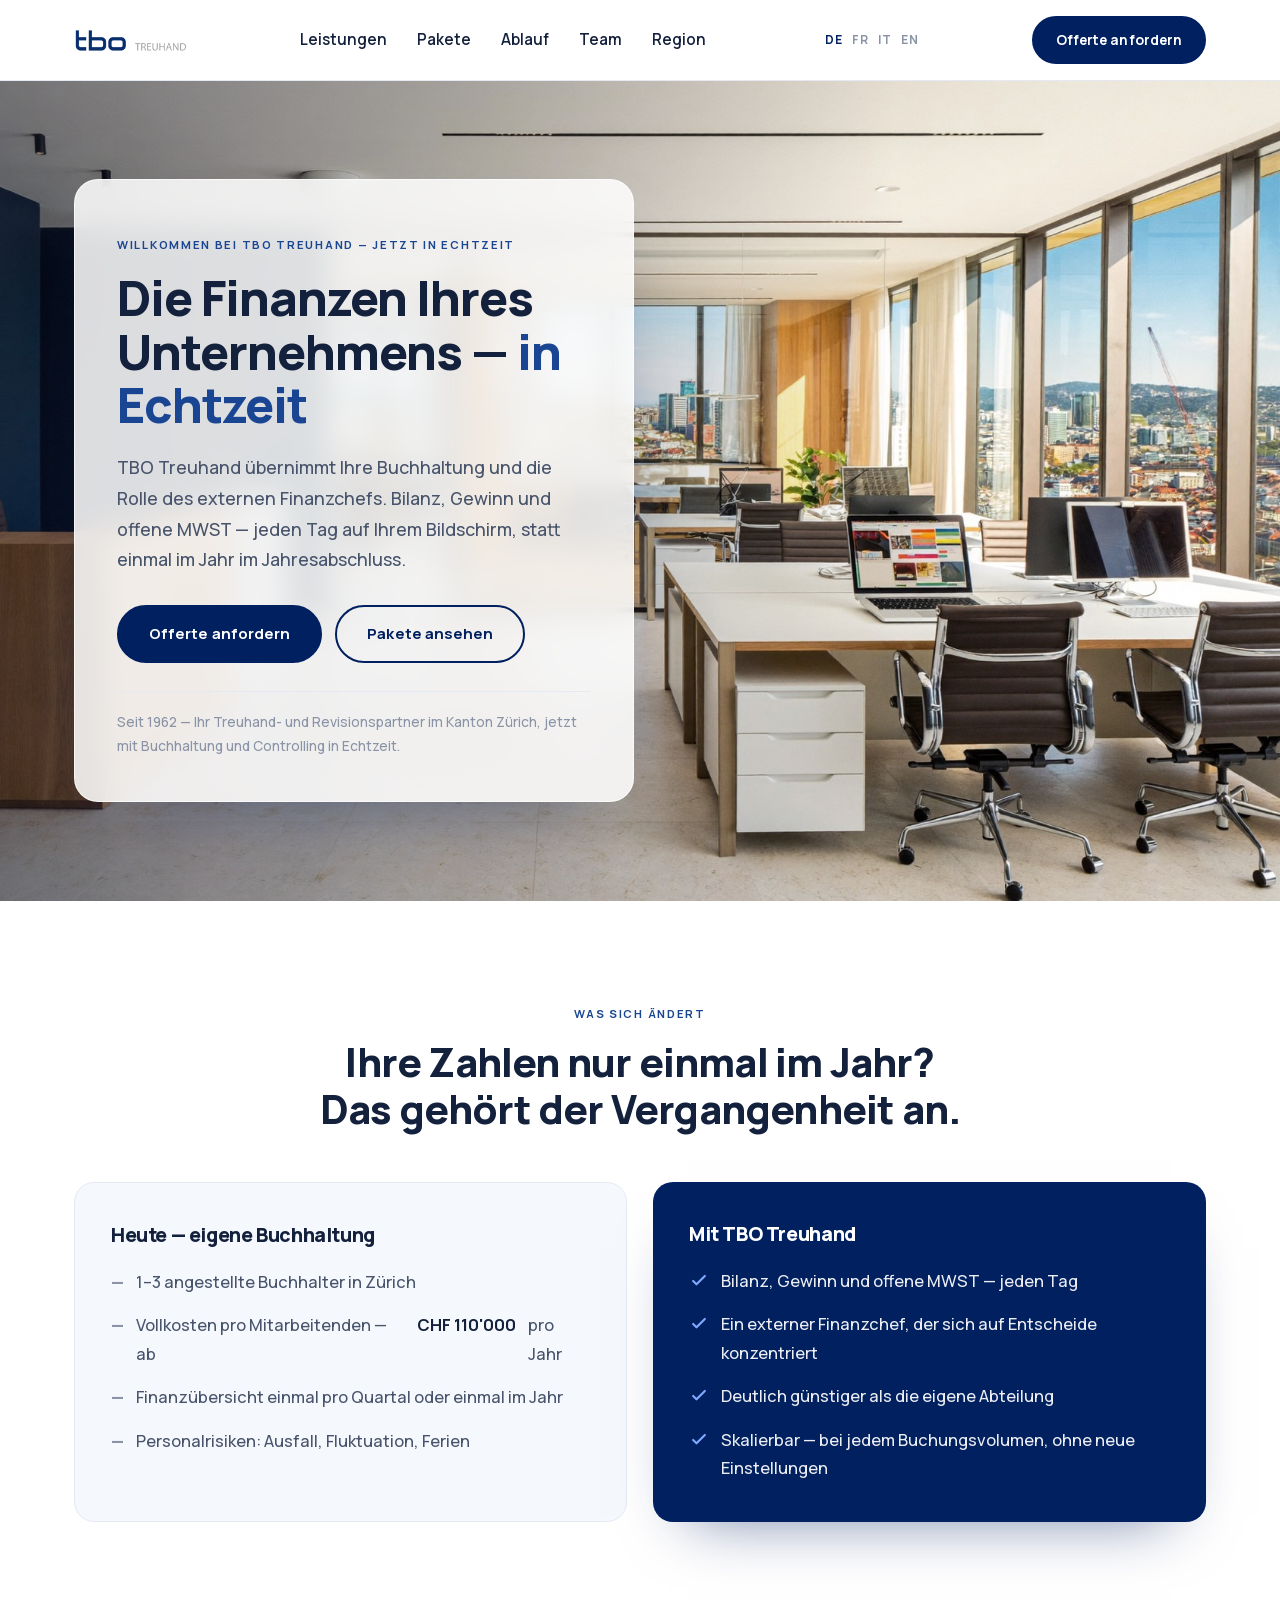
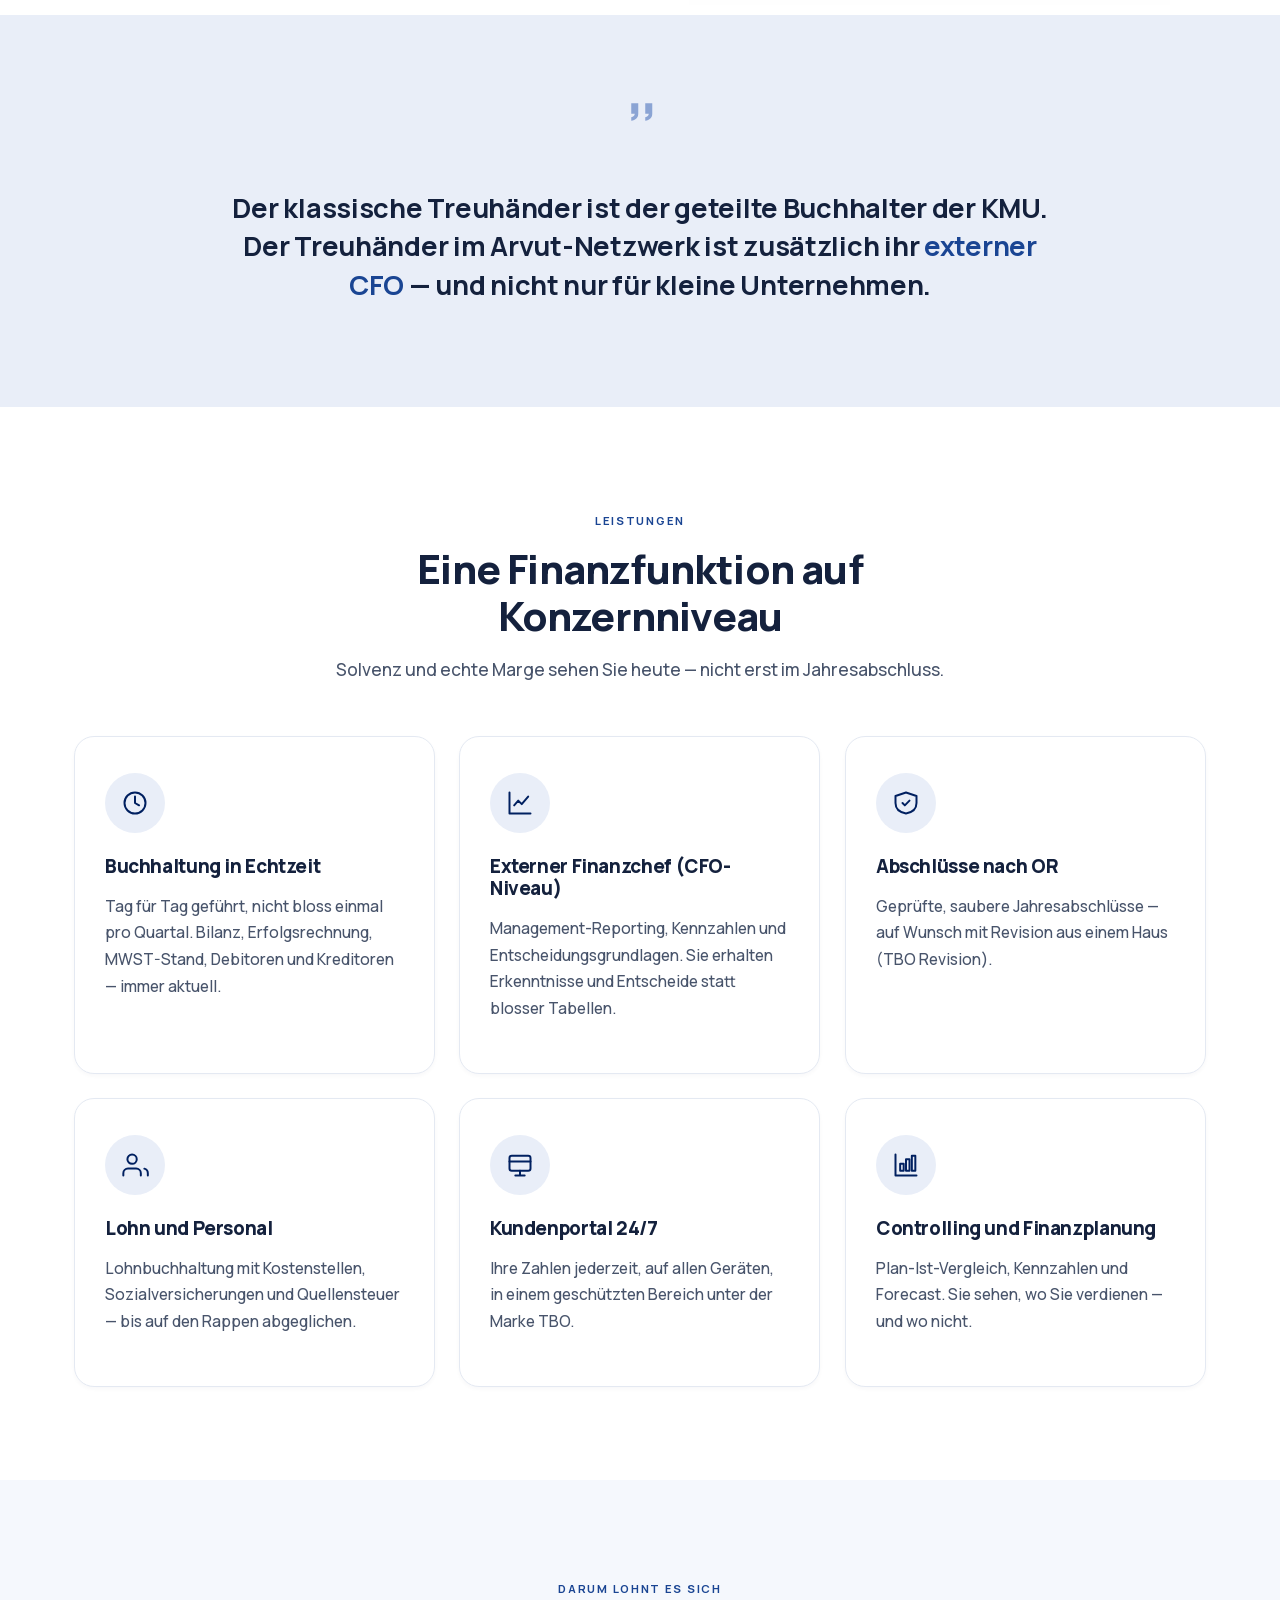
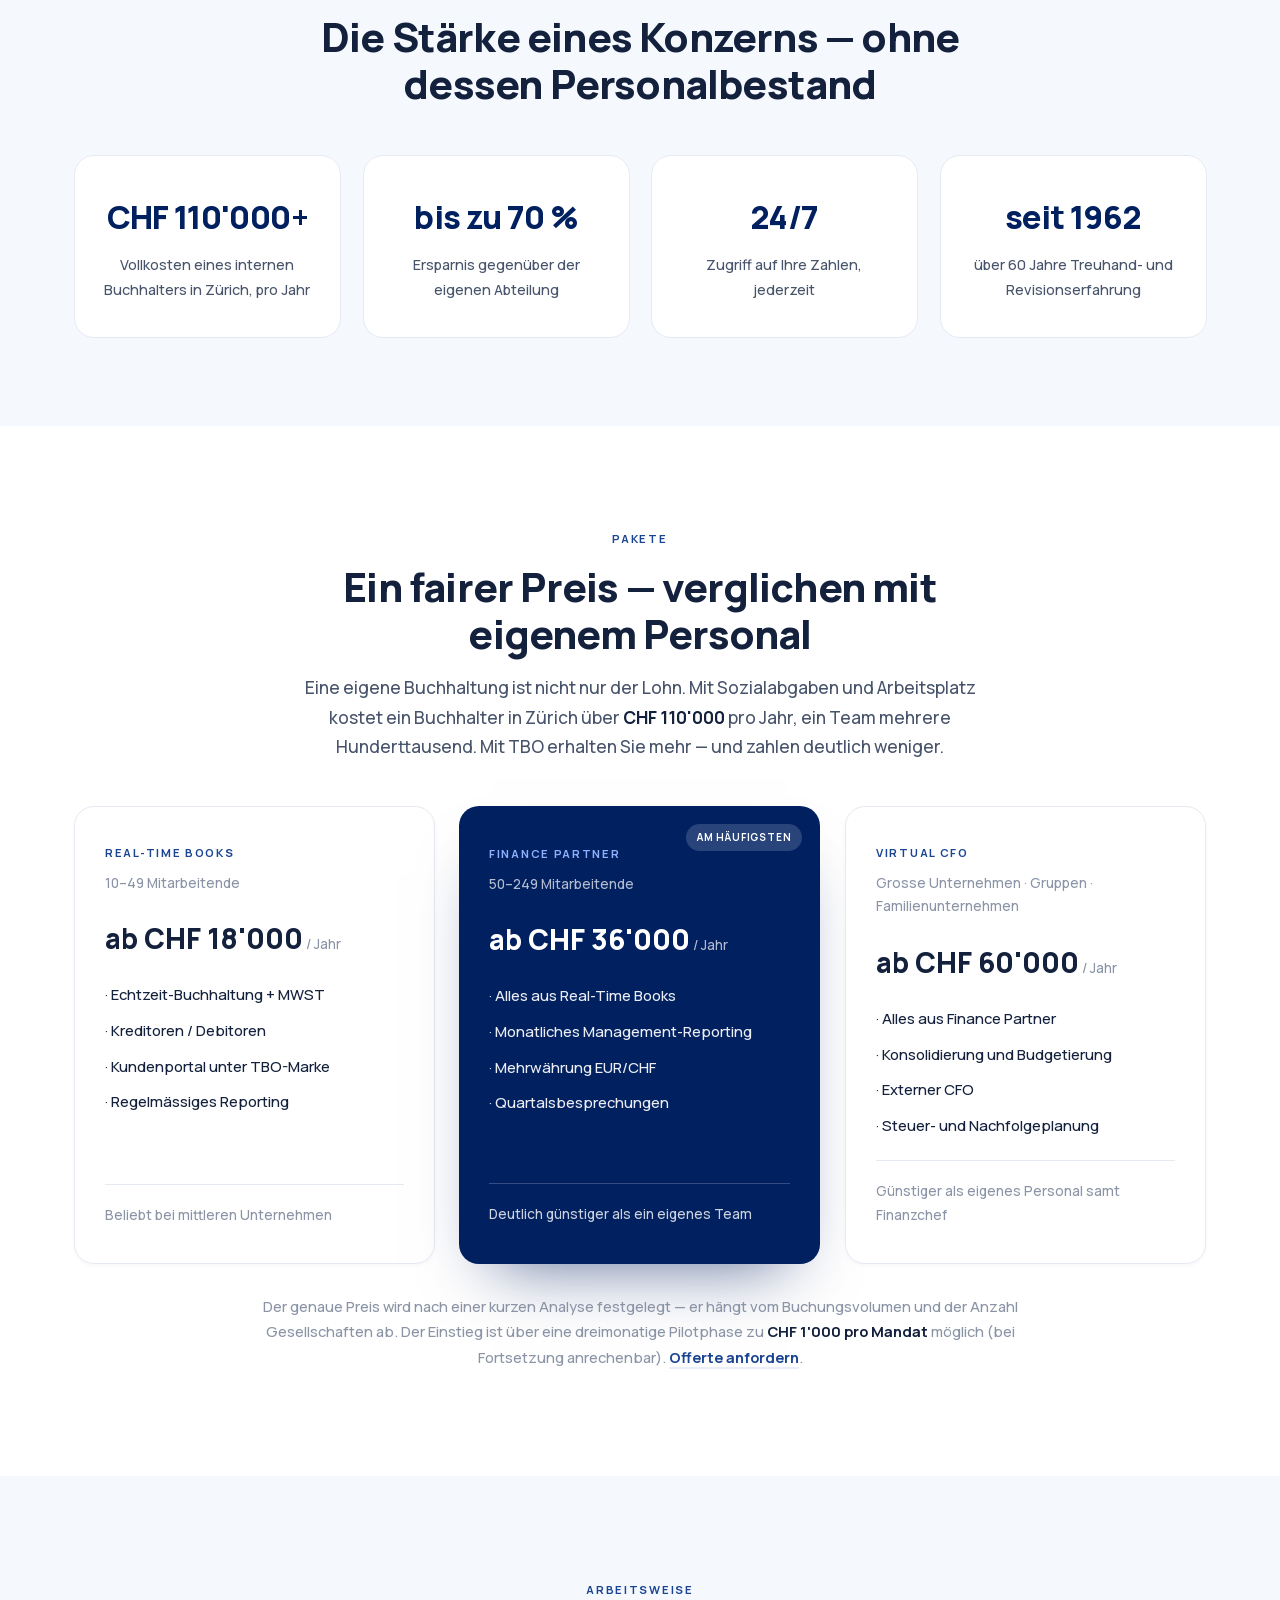
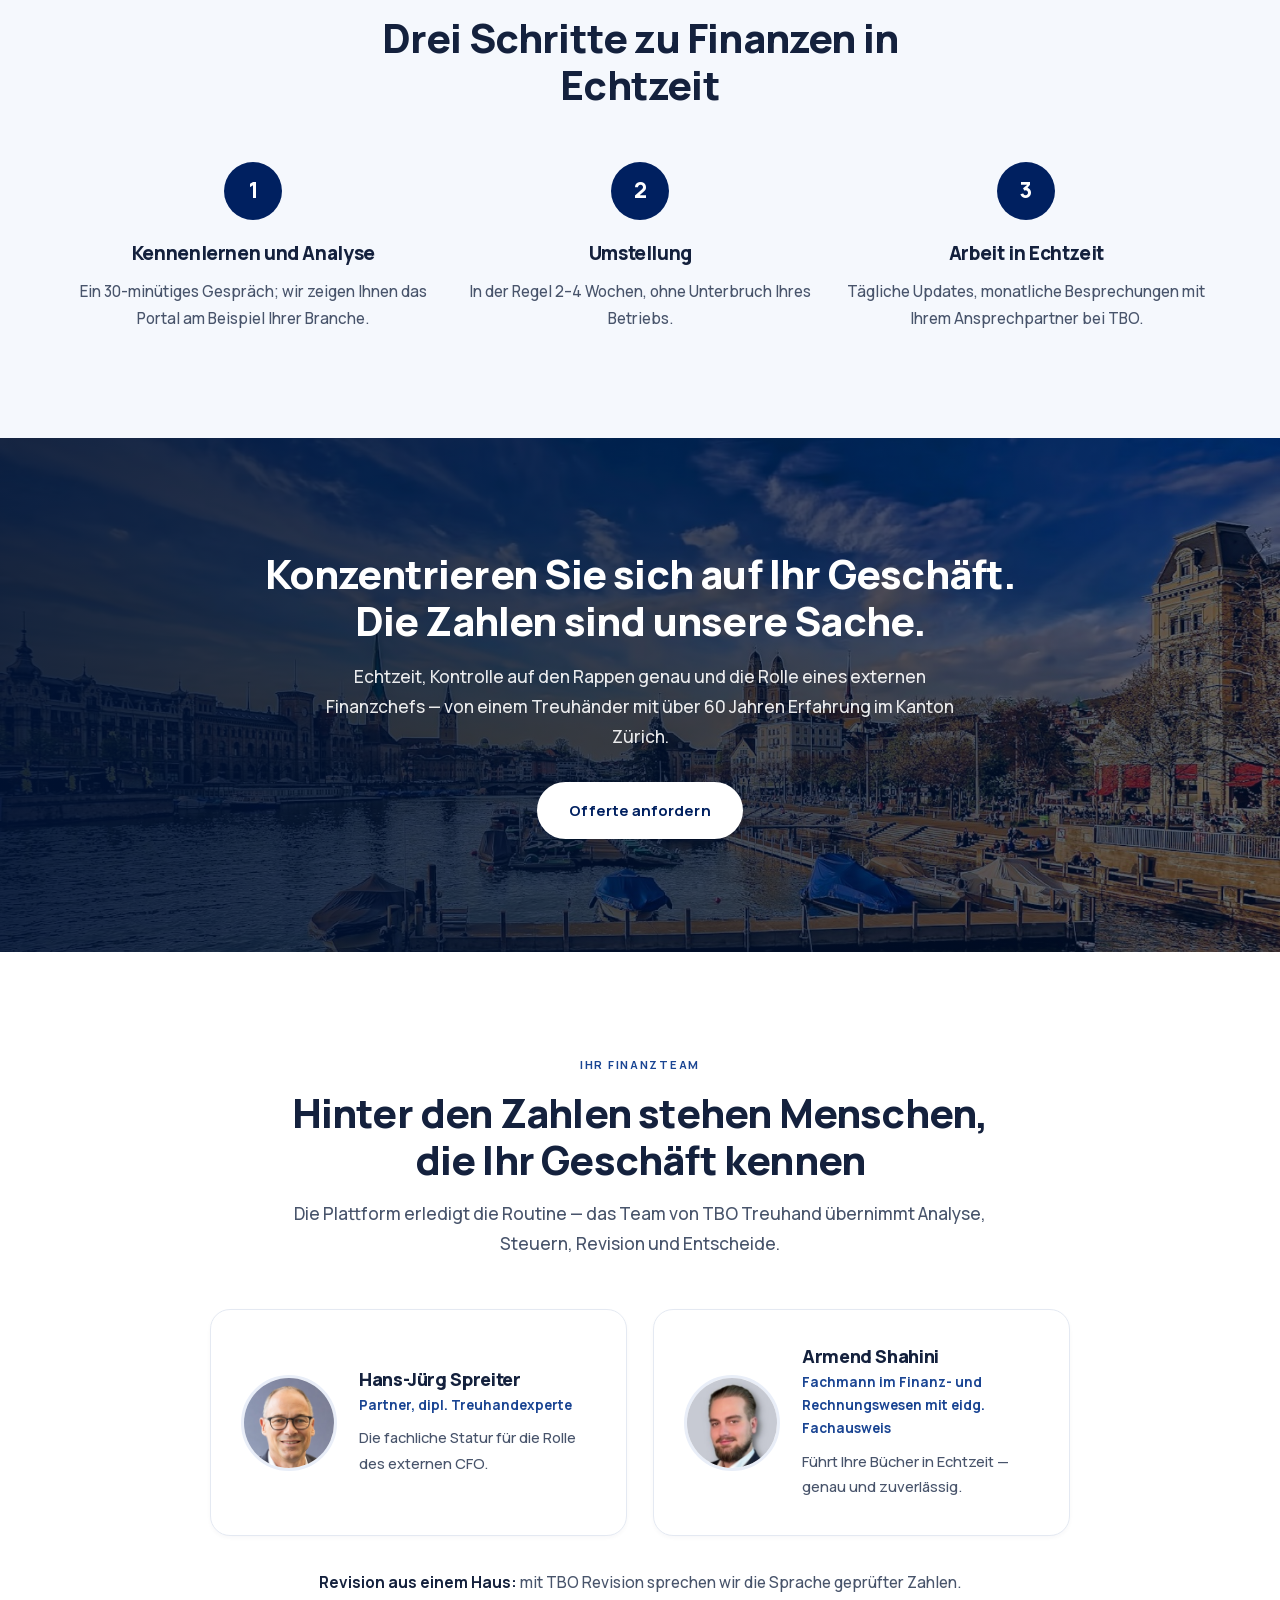
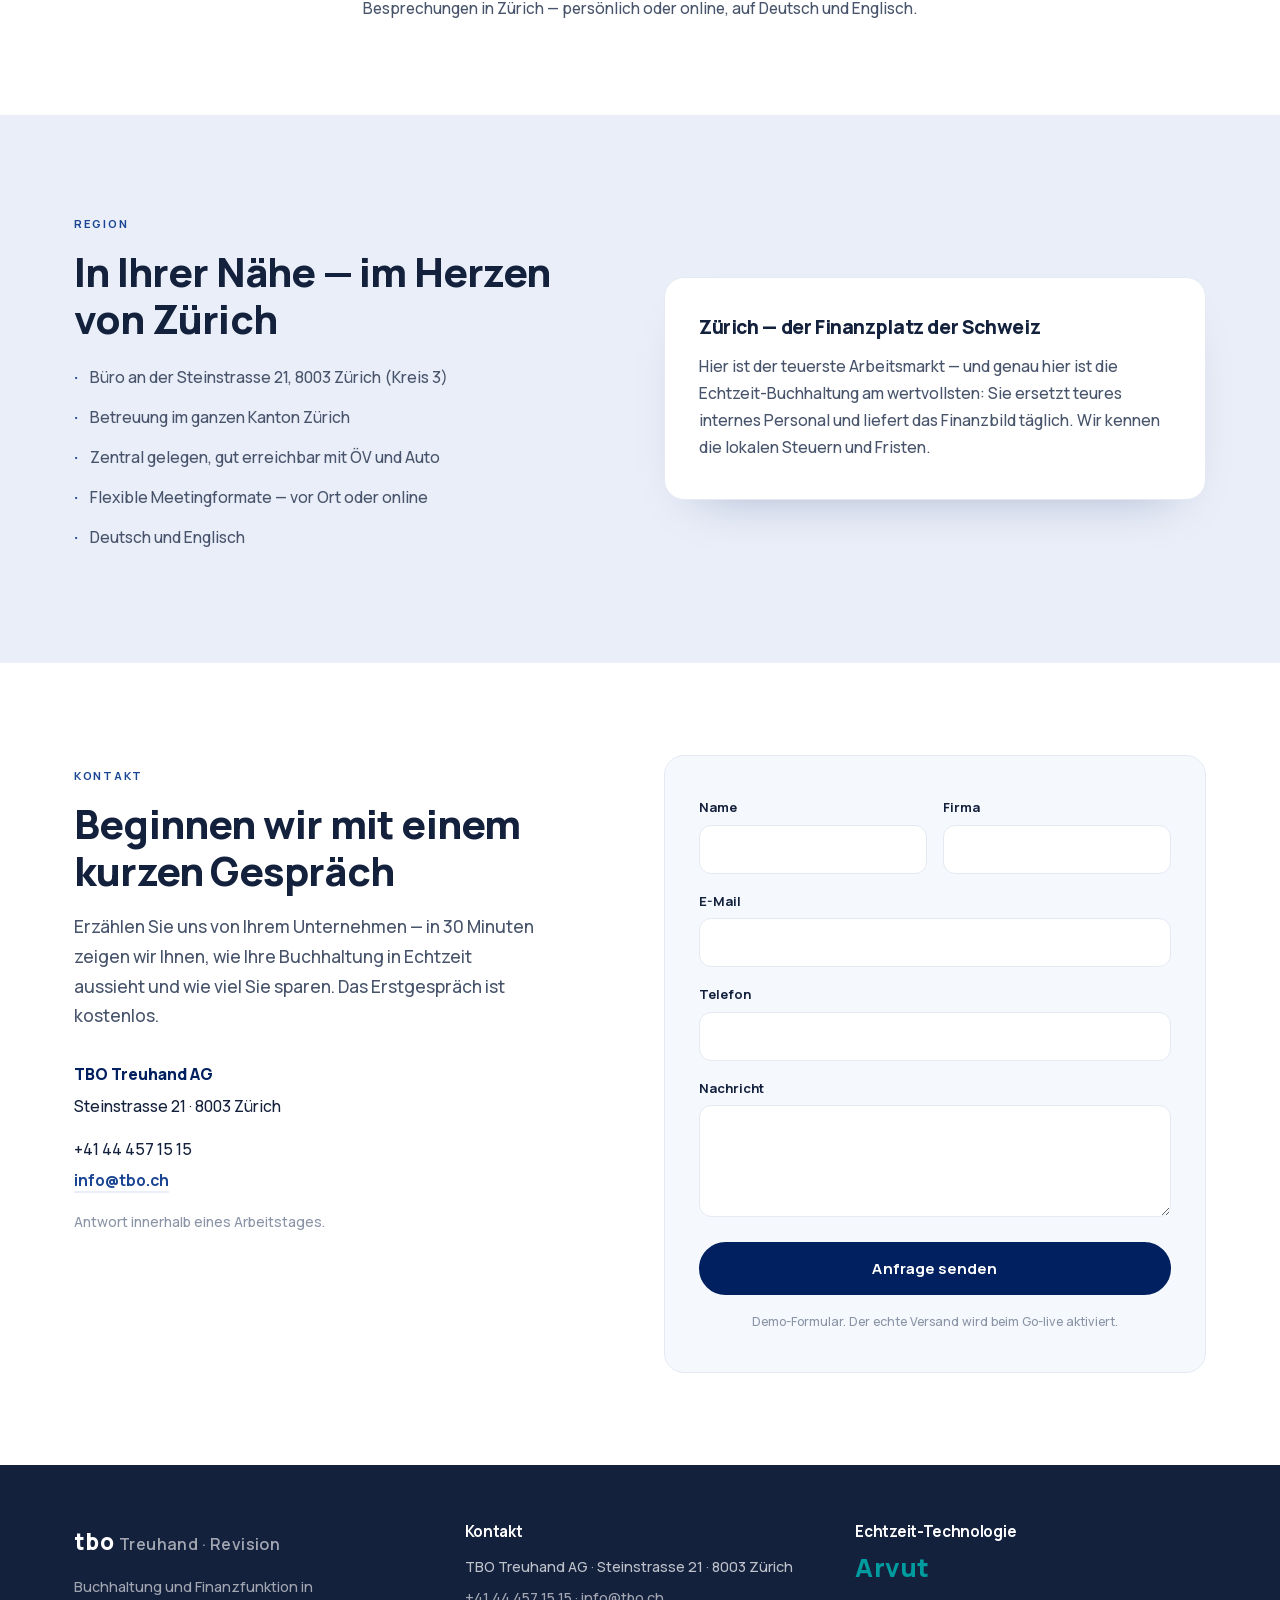
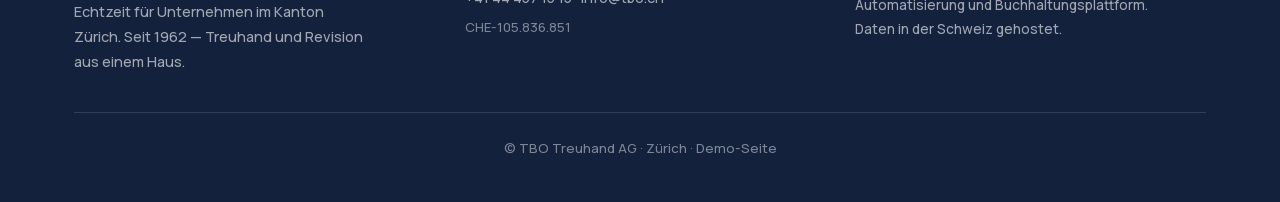
<file: index.html>
<!doctype html><html lang="de"><head><meta charset="utf-8"><meta name="robots" content="noindex,nofollow"><link rel="canonical" href="de/"><meta http-equiv="refresh" content="0; url=de/"><script>location.replace("de/"+location.hash)</script><title>TBO Treuhand AG</title></head><body style="font-family:sans-serif;padding:2rem">Weiter zu <a href="de/">TBO Treuhand</a>…</body></html>
</file>
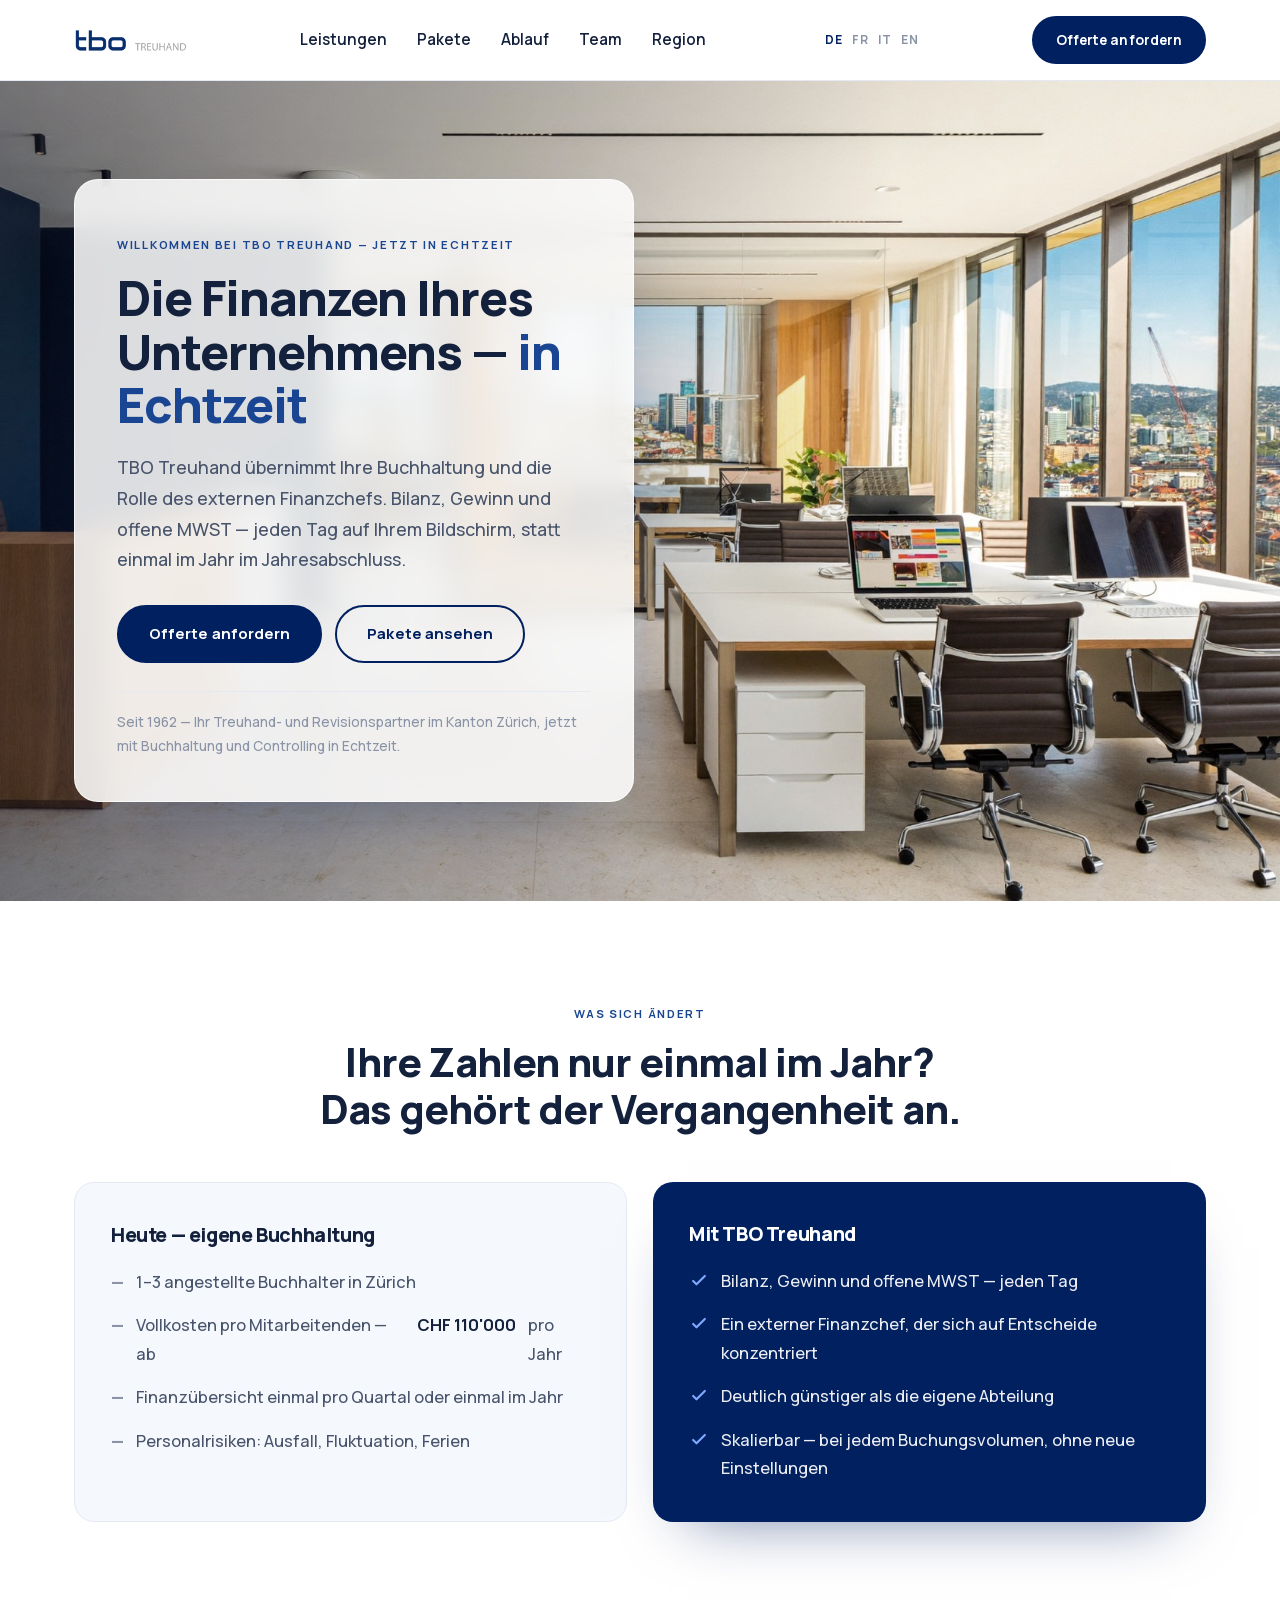
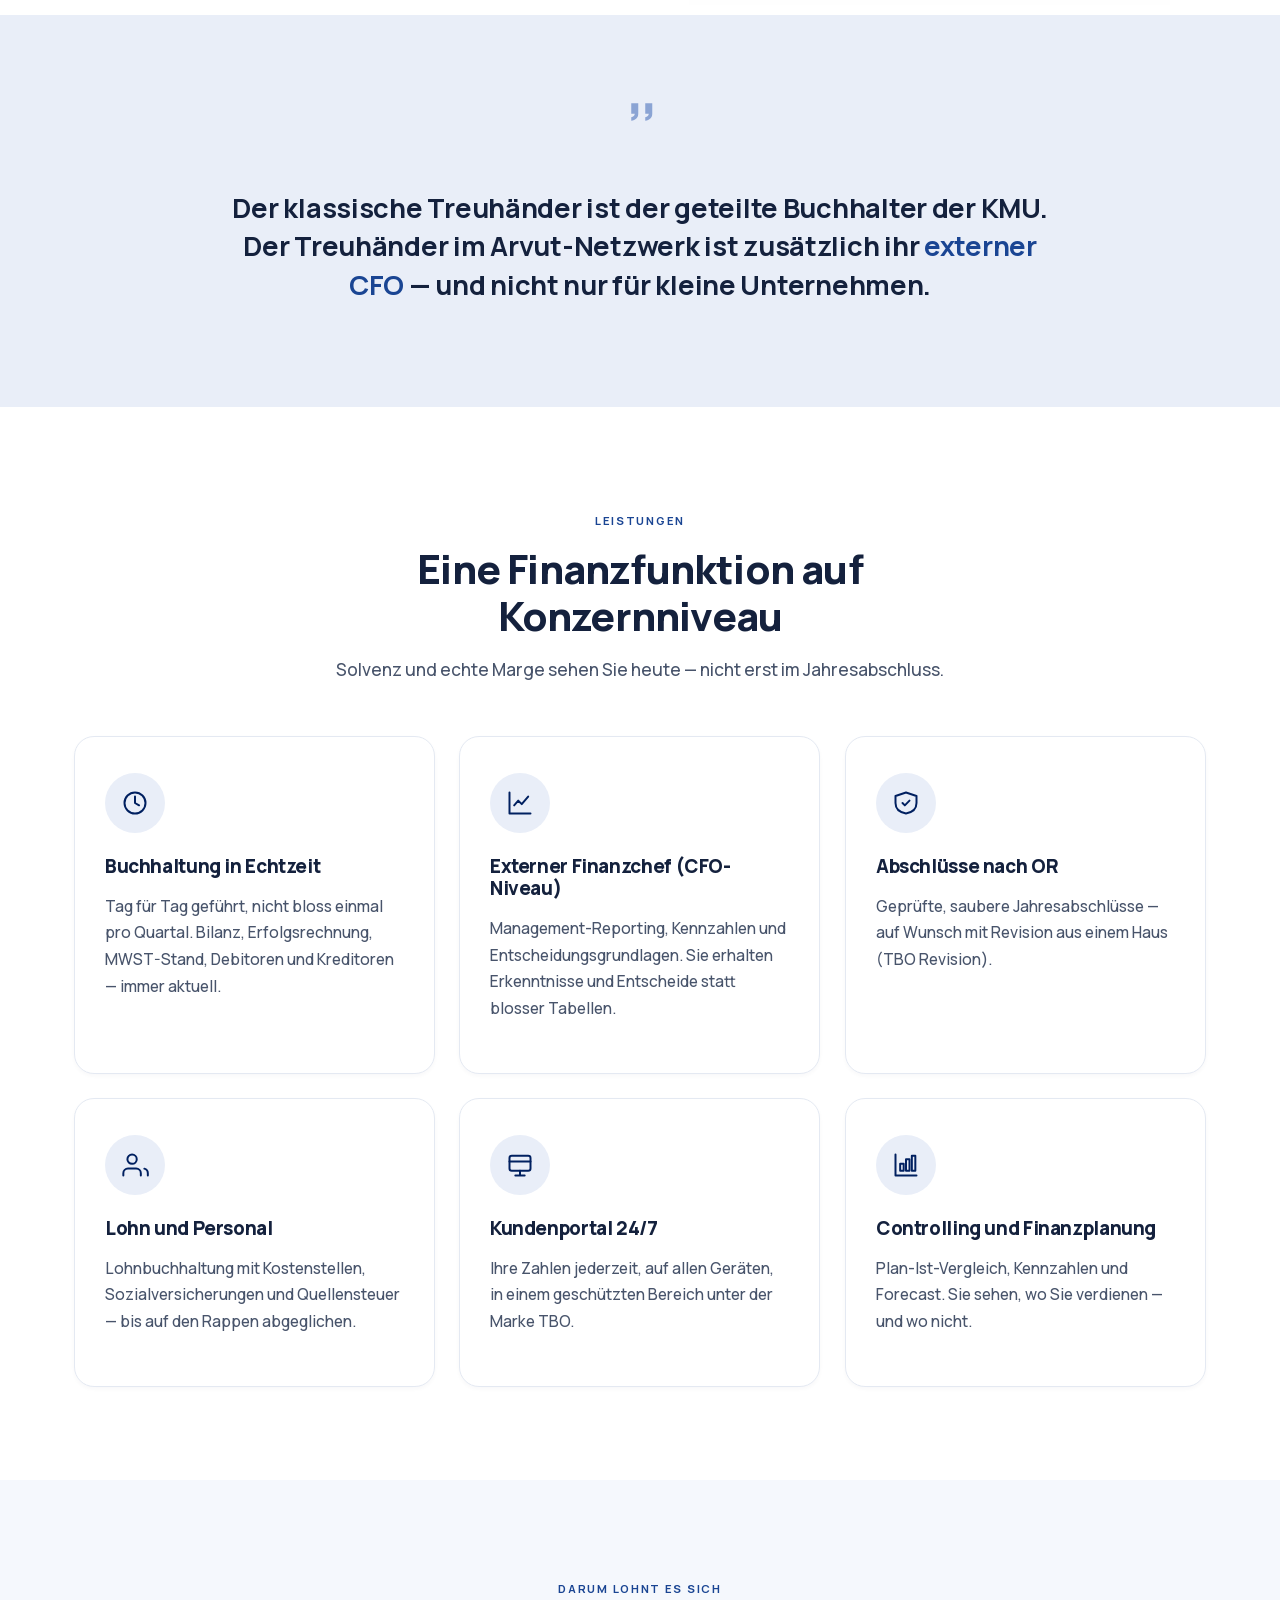
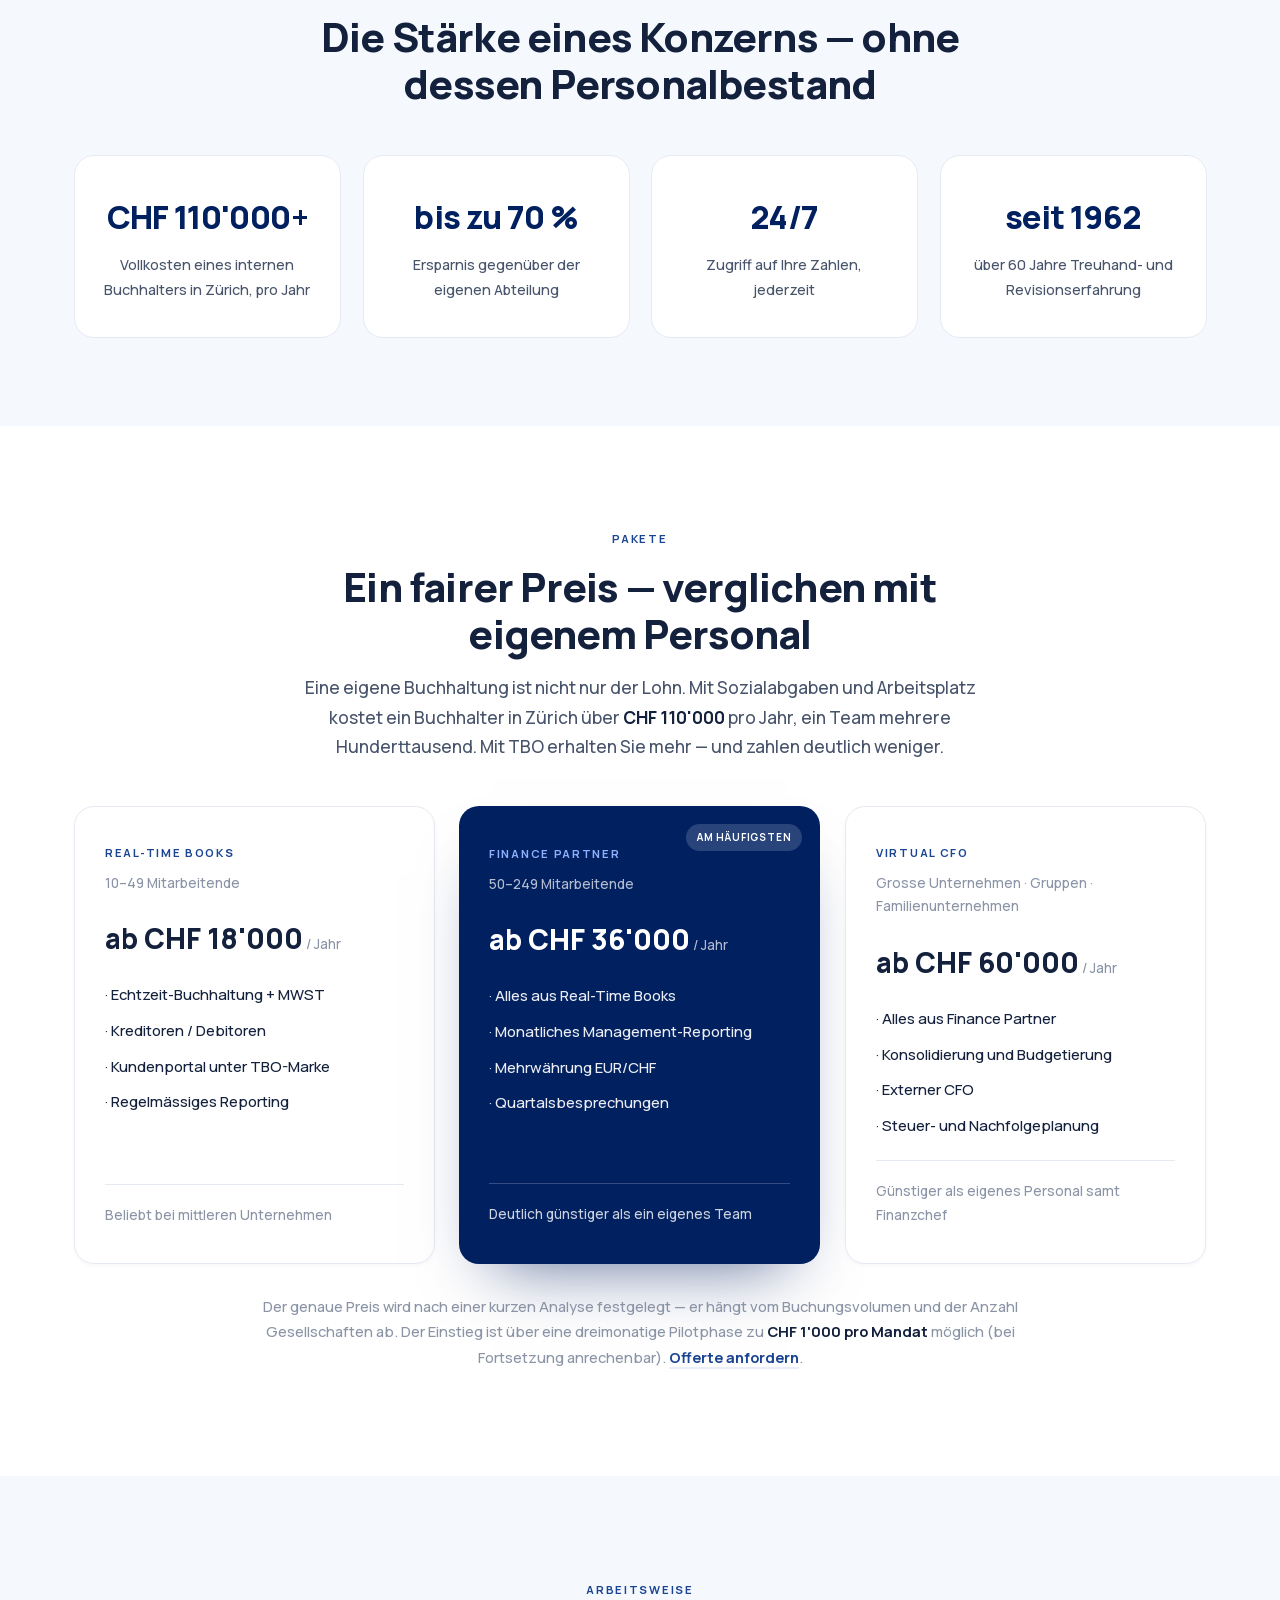
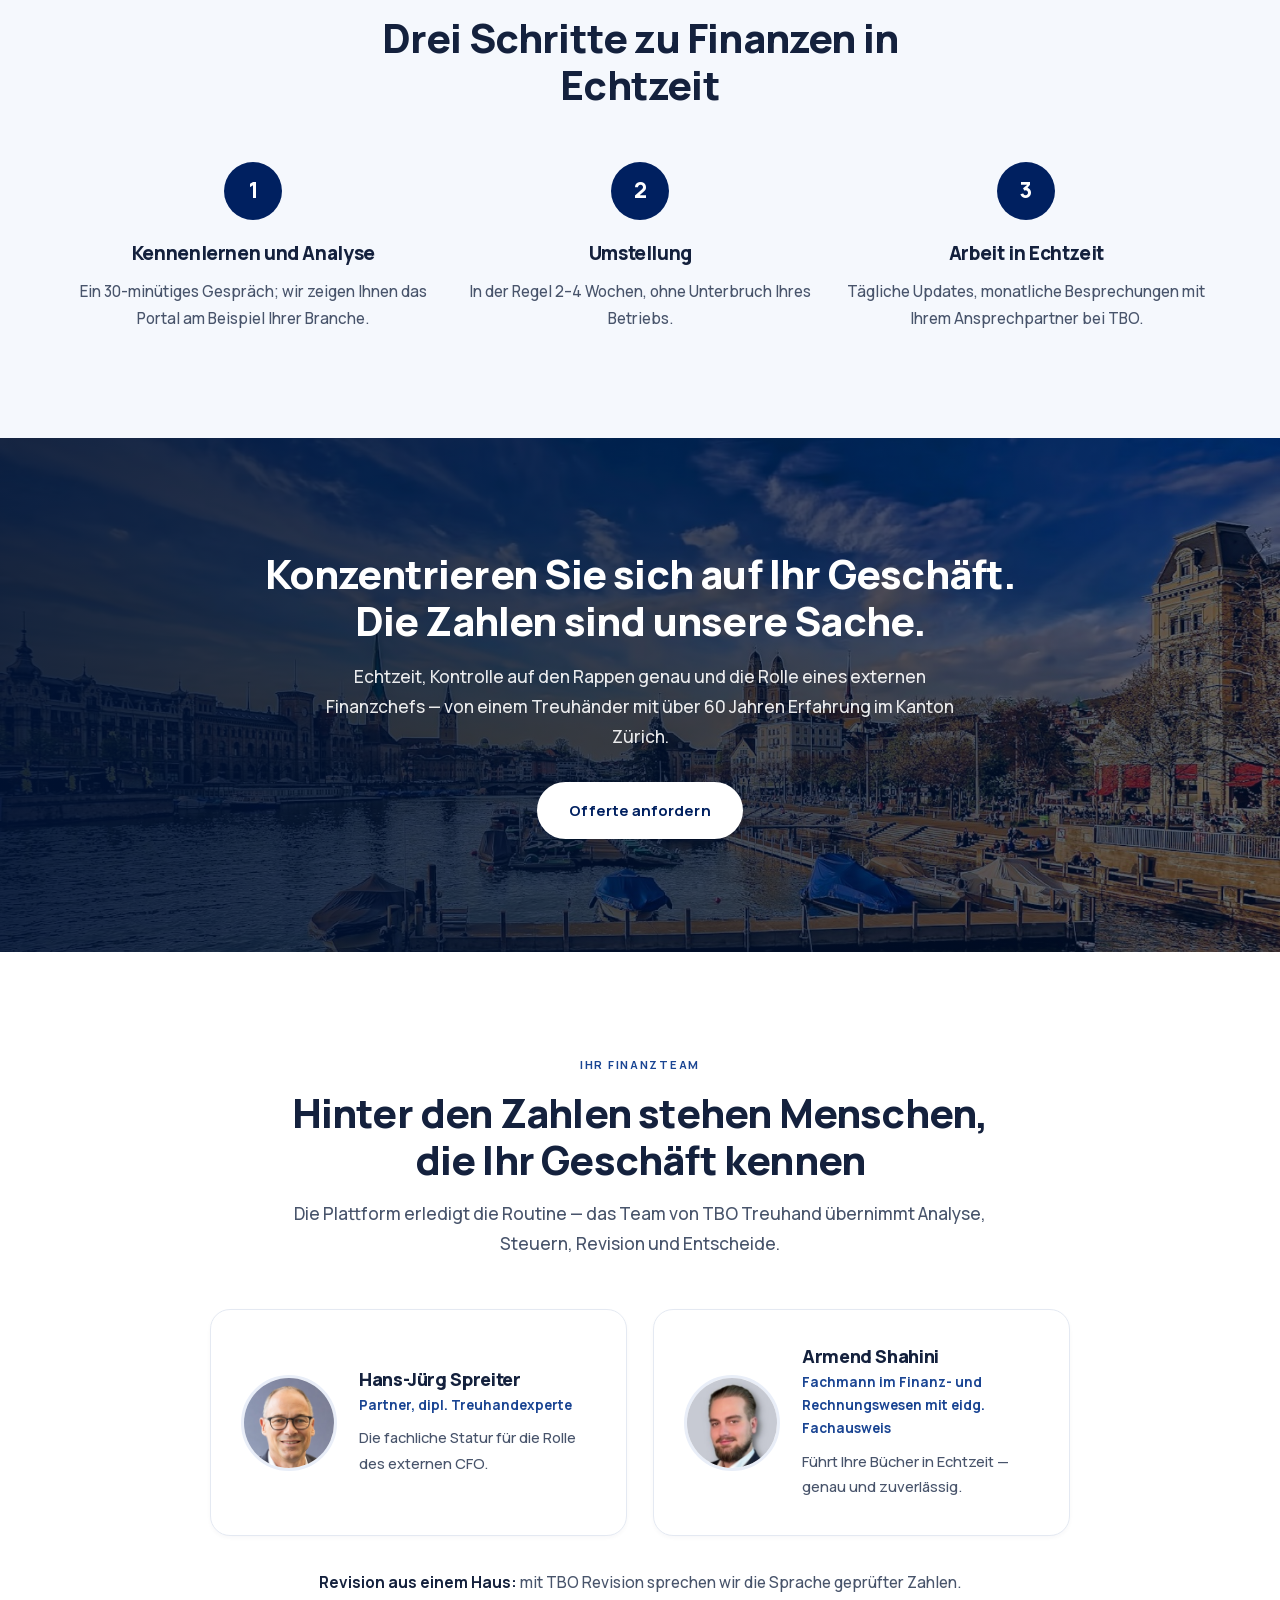
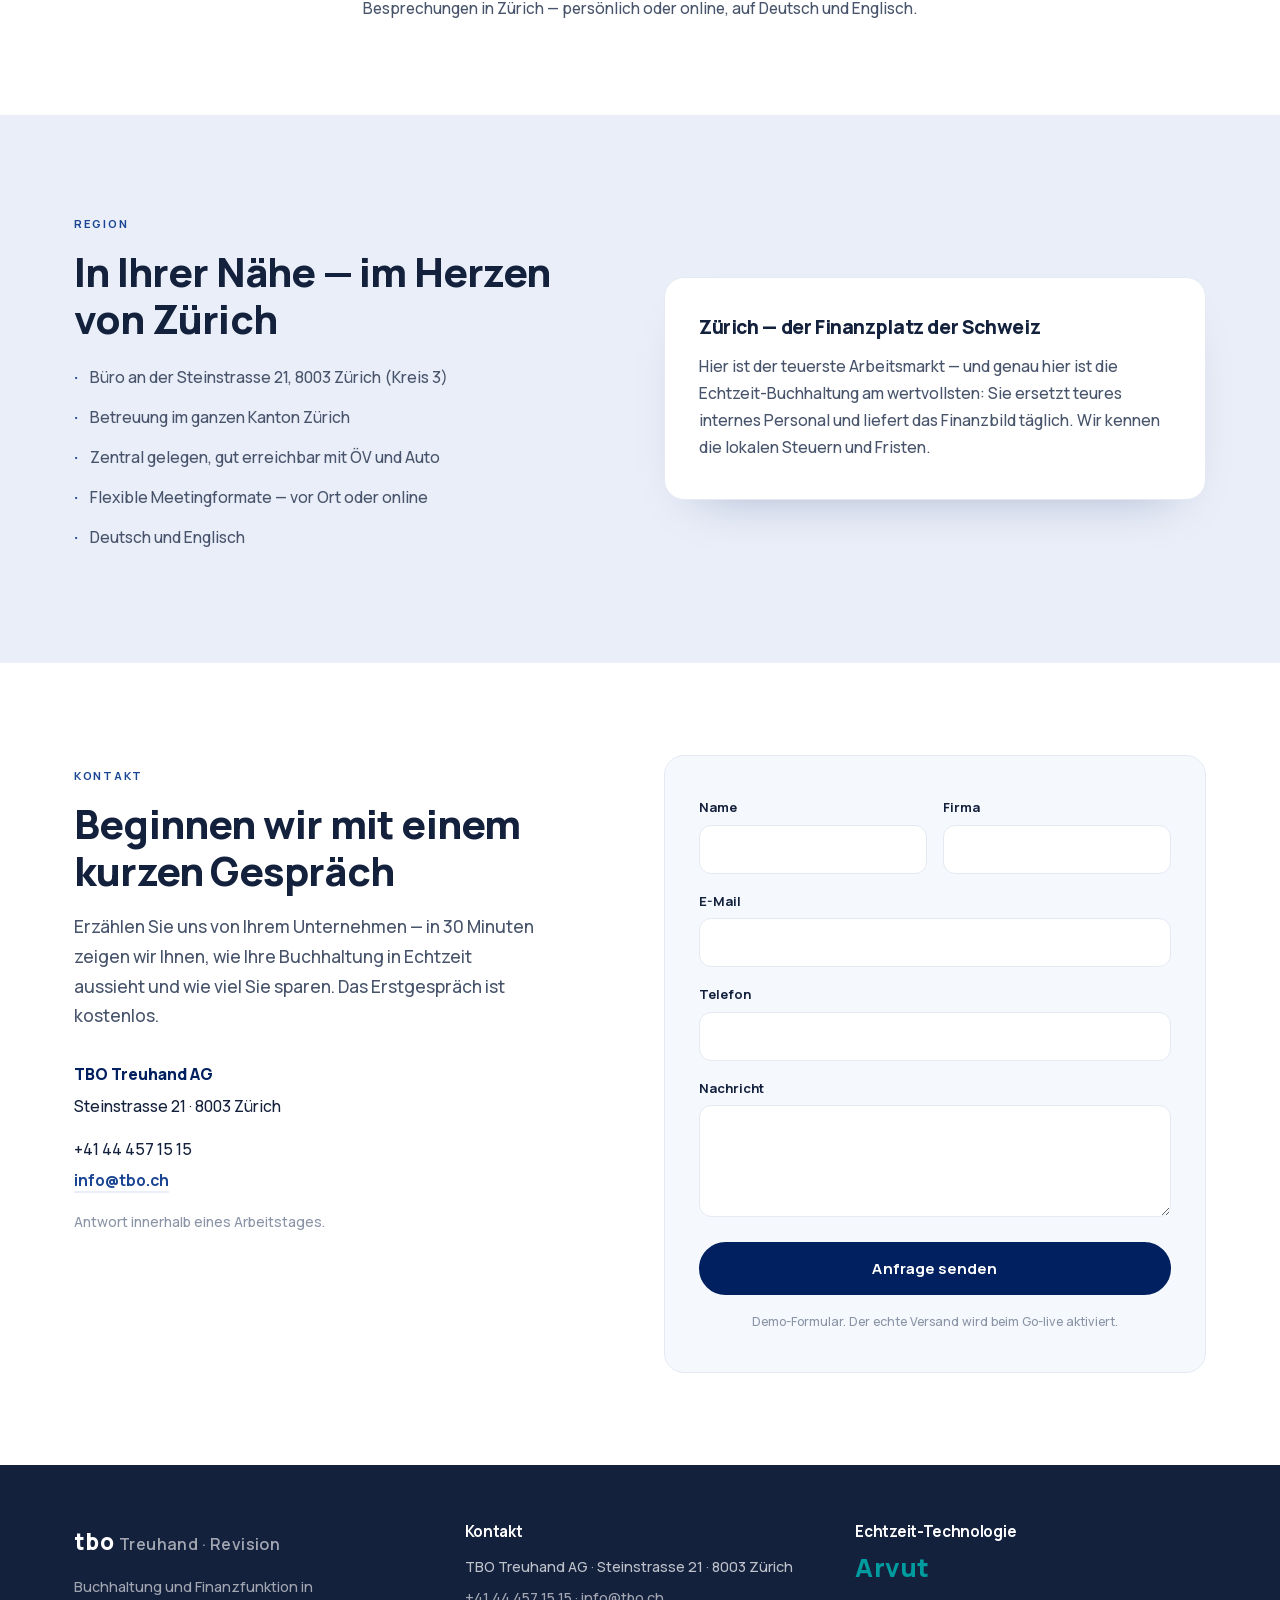
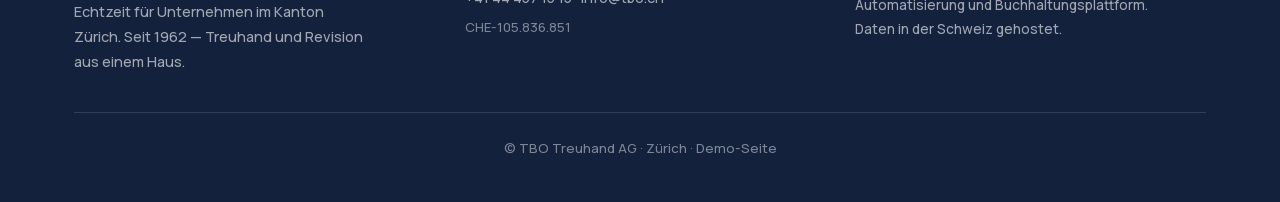
<file: de/index.html>
<!DOCTYPE html>
<html lang="de">
<head>
<meta charset="UTF-8">
<meta name="viewport" content="width=device-width, initial-scale=1.0">
<title>TBO Treuhand — Buchhaltung und Finanzen in Echtzeit für Zürcher Unternehmen</title>
<meta name="description" content="TBO Treuhand AG übernimmt Ihre Buchhaltung und die Rolle des externen Finanzchefs: Bilanz, Gewinn und offene MWST jeden Tag auf Ihrem Bildschirm — günstiger als eine eigene Abteilung. Seit 1962 im Kanton Zürich, Treuhand und Revision aus einem Haus.">
<meta name="robots" content="noindex, nofollow">
<style>
@import url('../assets/fonts/fonts.css');
:root{
  --navy:#002060; --navy-2:#1A4593; --navy-3:#2f5bb0;
  --soft:#E9EEF8; --band:#F5F8FD; --ink:#14213d;
  --body:#48546b; --muted:#8a94a6; --line:#e4e9f2;
  --green:#009b9f; --radius:20px;
}
*{-webkit-font-smoothing:antialiased;box-sizing:border-box;}
html{scroll-behavior:smooth;}
a{text-decoration:none;color:inherit;}
img{display:block;max-width:100%;}
body{margin:0;font-family:'Manrope',-apple-system,Helvetica,Arial,sans-serif;color:var(--body);background:#fff;line-height:1.72;font-size:16.5px;font-weight:500;}
h1,h2,h3,h4{font-family:'Manrope',sans-serif;color:var(--ink);font-weight:800;line-height:1.18;margin:0;letter-spacing:-.02em;}
.wrap{max-width:1180px;margin:0 auto;padding:0 24px;}
.eyebrow{font-family:'Manrope',sans-serif;text-transform:uppercase;letter-spacing:.15em;font-weight:700;font-size:.71rem;color:var(--navy-2);}
.h-sec{font-size:clamp(1.75rem,3.5vw,2.5rem);}
.lead{font-size:1.08rem;color:var(--body);}
/* runde Pillen-Buttons — wie auf tbo.ch */
.btn{display:inline-block;font-family:'Manrope',sans-serif;font-weight:700;font-size:.94rem;letter-spacing:.005em;
  background:var(--navy);color:#fff;padding:14px 30px;border:2px solid var(--navy);border-radius:999px;cursor:pointer;transition:.22s;}
.btn:hover{background:var(--navy-2);border-color:var(--navy-2);transform:translateY(-1px);}
.btn-out{background:transparent;color:var(--navy);border:2px solid var(--navy);}
.btn-out:hover{background:var(--navy);color:#fff;}
.btn-light{background:#fff;color:var(--navy);border:2px solid #fff;}
.btn-light:hover{background:var(--soft);border-color:var(--soft);color:var(--navy);}
.nav-a{font-family:'Manrope',sans-serif;font-weight:600;font-size:.95rem;color:var(--ink);transition:color .2s;}
.nav-a:hover{color:var(--navy-2);}
.link-u{color:var(--navy-2);font-weight:700;border-bottom:2px solid var(--soft);}
.card{background:#fff;border:1px solid var(--line);border-radius:var(--radius);padding:36px 30px;transition:transform .28s,box-shadow .28s;box-shadow:0 2px 4px rgba(20,33,61,.03);}
.card:hover{transform:translateY(-6px);box-shadow:0 30px 60px -34px rgba(0,32,96,.4);}
.ico{width:60px;height:60px;border-radius:50%;background:var(--soft);color:var(--navy);display:flex;align-items:center;justify-content:center;margin-bottom:22px;}
.ico svg{width:28px;height:28px;}
.card h3{font-family:'Manrope';font-weight:800;font-size:1.18rem;color:var(--ink);margin-bottom:11px;}
.card p{font-size:.97rem;color:var(--body);}
input,textarea{font-family:inherit;width:100%;border:1px solid var(--line);border-radius:12px;padding:13px 15px;background:#fff;color:var(--ink);font-size:.96rem;transition:border-color .2s;}
input:focus,textarea:focus{outline:none;border-color:var(--navy-2);}
label{display:block;font-size:.82rem;font-weight:700;color:var(--ink);margin-bottom:6px;font-family:'Manrope';}
.reveal{opacity:0;transform:translateY(30px);transition:opacity .85s cubic-bezier(.16,1,.3,1),transform .85s cubic-bezier(.16,1,.3,1);will-change:opacity,transform;}
.reveal.in{opacity:1;transform:none;}
@media(prefers-reduced-motion:reduce){*{transition:none!important;animation:none!important;}.reveal{opacity:1;transform:none;}}
#toTop{position:fixed;right:22px;bottom:22px;z-index:60;width:46px;height:46px;background:var(--navy);color:#fff;border:none;border-radius:50%;cursor:pointer;display:flex;align-items:center;justify-content:center;box-shadow:0 12px 26px -12px rgba(0,32,96,.7);opacity:0;visibility:hidden;transform:translateY(12px);transition:.3s;}
#toTop.show{opacity:1;visibility:visible;transform:none;}
@media(max-width:900px){.hide-mob{display:none!important;}}
@media(max-width:820px){.g2{grid-template-columns:1fr!important;gap:40px!important;}}
@media(max-width:760px){.hero-card{margin:0 16px!important;max-width:none!important;padding:34px 26px!important;}}
.lang-switch{display:flex;align-items:center;gap:9px;margin-left:6px;}.lang-switch a.lang{font-family:'Manrope',sans-serif;font-size:12px;font-weight:700;letter-spacing:.08em;text-transform:uppercase;color:var(--muted);}.lang-switch a.lang:hover{color:var(--navy-2);}.lang-switch a.lang.on{color:var(--navy);}
</style>
</head>
<body>

<!-- ===== KOPFZEILE (Logo links, Menü rechts, navy Pille) — wie tbo.ch ===== -->
<header id="top" style="position:sticky;top:0;z-index:50;background:rgba(255,255,255,.94);backdrop-filter:saturate(180%) blur(10px);border-bottom:1px solid var(--line);">
  <div class="wrap" style="height:80px;display:flex;align-items:center;justify-content:space-between;gap:20px;">
    <a href="#top" aria-label="TBO Treuhand AG"><img src="../assets/img/logo-tbo.png?v=1" alt="TBO Treuhand AG" style="height:38px;width:auto;"></a>
    <nav class="hide-mob" style="display:flex;align-items:center;gap:30px;">
      <a href="#leistungen" class="nav-a">Leistungen</a>
      <a href="#preise" class="nav-a">Pakete</a>
      <a href="#ablauf" class="nav-a">Ablauf</a>
      <a href="#team" class="nav-a">Team</a>
      <a href="#region" class="nav-a">Region</a>
    </nav>
    <span class="lang-switch"><a href="../de/" class="lang on">DE</a><a href="../fr/" class="lang">FR</a><a href="../it/" class="lang">IT</a><a href="../en/" class="lang">EN</a></span>
    <a href="#kontakt" class="btn" style="padding:10px 22px;font-size:.86rem;">Offerte anfordern</a>
  </div>
</header>

<!-- ===== HERO (Vollbild-Foto + Milchglas-Karte links) — Signatur von tbo.ch ===== -->
<section style="position:relative;min-height:calc(100vh - 80px);display:flex;align-items:center;overflow:hidden;">
  <img src="../assets/img/hero.jpg?v=4" alt="Modernes Büro einer Treuhand- und Revisionsgesellschaft in Zürich mit Stadtblick" style="position:absolute;inset:0;width:100%;height:100%;object-fit:cover;object-position:56% 50%;">
  <div style="position:absolute;inset:0;background:linear-gradient(90deg,rgba(10,20,45,.42) 0%,rgba(10,20,45,.16) 44%,rgba(10,20,45,0) 70%);"></div>
  <div class="wrap" style="position:relative;width:100%;">
    <div class="hero-card reveal" style="max-width:560px;background:rgba(255,255,255,.86);backdrop-filter:blur(14px);border:1px solid rgba(255,255,255,.7);border-radius:24px;padding:44px 42px;box-shadow:0 40px 80px -40px rgba(0,32,96,.5);">
      <p class="eyebrow" style="margin-bottom:16px;">Willkommen bei TBO Treuhand — jetzt in Echtzeit</p>
      <h1 style="font-size:clamp(2.05rem,4vw,3.05rem);line-height:1.1;margin-bottom:20px;">Die Finanzen Ihres Unternehmens — <span style="color:var(--navy-2);">in Echtzeit</span></h1>
      <p style="font-size:1.12rem;color:var(--body);margin-bottom:30px;">TBO Treuhand übernimmt Ihre Buchhaltung und die Rolle des externen Finanzchefs. Bilanz, Gewinn und offene MWST — jeden Tag auf Ihrem Bildschirm, statt einmal im Jahr im Jahresabschluss.</p>
      <div style="display:flex;flex-wrap:wrap;gap:13px;">
        <a href="#kontakt" class="btn">Offerte anfordern</a>
        <a href="#preise" class="btn btn-out">Pakete ansehen</a>
      </div>
      <p style="margin:28px 0 0;font-size:.86rem;color:var(--muted);border-top:1px solid var(--line);padding-top:18px;">Seit 1962 — Ihr Treuhand- und Revisionspartner im Kanton Zürich, jetzt mit Buchhaltung und Controlling in Echtzeit.</p>
    </div>
  </div>
</section>

<!-- ===== WAS SICH ÄNDERT (Heute vs. Mit TBO) ===== -->
<section style="padding:92px 0;background:#fff;">
  <div class="wrap">
    <div class="reveal" style="text-align:center;max-width:820px;margin:0 auto 50px;">
      <p class="eyebrow" style="margin-bottom:14px;">Was sich ändert</p>
      <h2 class="h-sec">Ihre Zahlen nur einmal im Jahr?<br>Das gehört der Vergangenheit an.</h2>
    </div>
    <div class="g2" style="display:grid;grid-template-columns:1fr 1fr;gap:26px;align-items:stretch;">
      <div class="reveal" style="background:var(--band);border:1px solid var(--line);border-radius:var(--radius);padding:40px 36px;">
        <h3 style="font-size:1.22rem;margin-bottom:22px;color:var(--ink);">Heute — eigene Buchhaltung</h3>
        <ul style="list-style:none;padding:0;margin:0;display:flex;flex-direction:column;gap:15px;">
          <li style="display:flex;gap:12px;"><span style="color:var(--muted);font-weight:800;">—</span>1–3 angestellte Buchhalter in Zürich</li>
          <li style="display:flex;gap:12px;"><span style="color:var(--muted);font-weight:800;">—</span>Vollkosten pro Mitarbeitenden — ab <b style="color:var(--ink);">CHF&nbsp;110'000</b> pro Jahr</li>
          <li style="display:flex;gap:12px;"><span style="color:var(--muted);font-weight:800;">—</span>Finanzübersicht einmal pro Quartal oder einmal im Jahr</li>
          <li style="display:flex;gap:12px;"><span style="color:var(--muted);font-weight:800;">—</span>Personalrisiken: Ausfall, Fluktuation, Ferien</li>
        </ul>
      </div>
      <div class="reveal" style="background:var(--navy);color:#fff;border-radius:var(--radius);padding:40px 36px;box-shadow:0 30px 60px -36px rgba(0,32,96,.6);">
        <h3 style="font-size:1.22rem;margin-bottom:22px;color:#fff;">Mit TBO Treuhand</h3>
        <ul style="list-style:none;padding:0;margin:0;display:flex;flex-direction:column;gap:15px;color:rgba(255,255,255,.92);">
          <li style="display:flex;gap:12px;"><svg width="20" height="20" viewBox="0 0 24 24" fill="none" stroke="#7fa8ff" stroke-width="2.6" stroke-linecap="round" stroke-linejoin="round" style="flex-shrink:0;margin-top:4px;"><path d="M5 12l4 4 10-10"/></svg>Bilanz, Gewinn und offene MWST — jeden Tag</li>
          <li style="display:flex;gap:12px;"><svg width="20" height="20" viewBox="0 0 24 24" fill="none" stroke="#7fa8ff" stroke-width="2.6" stroke-linecap="round" stroke-linejoin="round" style="flex-shrink:0;margin-top:4px;"><path d="M5 12l4 4 10-10"/></svg>Ein externer Finanzchef, der sich auf Entscheide konzentriert</li>
          <li style="display:flex;gap:12px;"><svg width="20" height="20" viewBox="0 0 24 24" fill="none" stroke="#7fa8ff" stroke-width="2.6" stroke-linecap="round" stroke-linejoin="round" style="flex-shrink:0;margin-top:4px;"><path d="M5 12l4 4 10-10"/></svg>Deutlich günstiger als die eigene Abteilung</li>
          <li style="display:flex;gap:12px;"><svg width="20" height="20" viewBox="0 0 24 24" fill="none" stroke="#7fa8ff" stroke-width="2.6" stroke-linecap="round" stroke-linejoin="round" style="flex-shrink:0;margin-top:4px;"><path d="M5 12l4 4 10-10"/></svg>Skalierbar — bei jedem Buchungsvolumen, ohne neue Einstellungen</li>
        </ul>
      </div>
    </div>
  </div>
</section>

<!-- ===== LEITSATZ (Positionierung — Kanon, wörtlich) ===== -->
<section style="padding:76px 0;background:var(--soft);">
  <div class="wrap reveal" style="max-width:900px;margin:0 auto;text-align:center;">
    <svg width="42" height="42" viewBox="0 0 24 24" fill="var(--navy-3)" style="opacity:.5;margin:0 auto 20px;"><path d="M7 7h4v6c0 2.2-1.5 3.7-4 4v-2c1.2-.3 2-1 2-2H7V7zm8 0h4v6c0 2.2-1.5 3.7-4 4v-2c1.2-.3 2-1 2-2h-2V7z"/></svg>
    <p style="font-family:'Manrope';font-weight:700;font-size:clamp(1.3rem,2.5vw,1.7rem);color:var(--ink);line-height:1.42;letter-spacing:-.01em;">
      Der klassische Treuhänder ist der geteilte Buchhalter der KMU. Der Treuhänder im Arvut-Netzwerk ist zusätzlich ihr <span style="color:var(--navy-2);">externer CFO</span> — und nicht nur für kleine Unternehmen.
    </p>
  </div>
</section>

<!-- ===== LEISTUNGEN ===== -->
<section id="leistungen" style="padding:92px 0;background:#fff;">
  <div class="wrap">
    <div class="reveal" style="text-align:center;max-width:680px;margin:0 auto 52px;">
      <p class="eyebrow" style="margin-bottom:14px;">Leistungen</p>
      <h2 class="h-sec">Eine Finanzfunktion auf Konzernniveau</h2>
      <p class="lead" style="margin-top:16px;">Solvenz und echte Marge sehen Sie heute — nicht erst im Jahresabschluss.</p>
    </div>
    <div style="display:grid;grid-template-columns:repeat(auto-fit,minmax(300px,1fr));gap:24px;">
      <div class="card reveal">
        <div class="ico"><svg viewBox="0 0 24 24" fill="none" stroke="currentColor" stroke-width="1.7" stroke-linecap="round" stroke-linejoin="round"><circle cx="12" cy="12" r="9"/><path d="M12 6.5v5.5l3.5 2"/></svg></div>
        <h3>Buchhaltung in Echtzeit</h3>
        <p>Tag für Tag geführt, nicht bloss einmal pro Quartal. Bilanz, Erfolgsrechnung, MWST-Stand, Debitoren und Kreditoren — immer aktuell.</p>
      </div>
      <div class="card reveal">
        <div class="ico"><svg viewBox="0 0 24 24" fill="none" stroke="currentColor" stroke-width="1.7" stroke-linecap="round" stroke-linejoin="round"><path d="M3 3v18h18"/><path d="M7 14l3.5-4 3 3 5.5-6.5"/></svg></div>
        <h3>Externer Finanzchef (CFO-Niveau)</h3>
        <p>Management-Reporting, Kennzahlen und Entscheidungsgrundlagen. Sie erhalten Erkenntnisse und Entscheide statt blosser Tabellen.</p>
      </div>
      <div class="card reveal">
        <div class="ico"><svg viewBox="0 0 24 24" fill="none" stroke="currentColor" stroke-width="1.7" stroke-linecap="round" stroke-linejoin="round"><path d="M9 12l2 2 4-4"/><path d="M21 12c0 5-3.5 8-9 9-5.5-1-9-4-9-9V6l9-3 9 3z"/></svg></div>
        <h3>Abschlüsse nach OR</h3>
        <p>Geprüfte, saubere Jahresabschlüsse — auf Wunsch mit Revision aus einem Haus (TBO Revision).</p>
      </div>
      <div class="card reveal">
        <div class="ico"><svg viewBox="0 0 24 24" fill="none" stroke="currentColor" stroke-width="1.7" stroke-linecap="round" stroke-linejoin="round"><path d="M17 21v-2a4 4 0 0 0-4-4H6a4 4 0 0 0-4 4v2"/><circle cx="9.5" cy="7" r="4"/><path d="M23 21v-2a4 4 0 0 0-3-3.87"/></svg></div>
        <h3>Lohn und Personal</h3>
        <p>Lohnbuchhaltung mit Kostenstellen, Sozialversicherungen und Quellensteuer — bis auf den Rappen abgeglichen.</p>
      </div>
      <div class="card reveal">
        <div class="ico"><svg viewBox="0 0 24 24" fill="none" stroke="currentColor" stroke-width="1.7" stroke-linecap="round" stroke-linejoin="round"><rect x="3" y="4" width="18" height="13" rx="2"/><path d="M3 9h18M8 21h8M12 17v4"/></svg></div>
        <h3>Kundenportal 24/7</h3>
        <p>Ihre Zahlen jederzeit, auf allen Geräten, in einem geschützten Bereich unter der Marke TBO.</p>
      </div>
      <div class="card reveal">
        <div class="ico"><svg viewBox="0 0 24 24" fill="none" stroke="currentColor" stroke-width="1.7" stroke-linecap="round" stroke-linejoin="round"><path d="M3 3v18h18"/><rect x="7" y="11" width="3" height="6"/><rect x="12" y="7" width="3" height="10"/><rect x="17" y="4" width="3" height="13"/></svg></div>
        <h3>Controlling und Finanzplanung</h3>
        <p>Plan-Ist-Vergleich, Kennzahlen und Forecast. Sie sehen, wo Sie verdienen — und wo nicht.</p>
      </div>
    </div>
  </div>
</section>

<!-- ===== DARUM LOHNT ES SICH (Kennzahlen) ===== -->
<section style="padding:88px 0;background:var(--band);">
  <div class="wrap">
    <div class="reveal" style="text-align:center;max-width:720px;margin:0 auto 48px;">
      <p class="eyebrow" style="margin-bottom:14px;">Darum lohnt es sich</p>
      <h2 class="h-sec">Die Stärke eines Konzerns — ohne dessen Personalbestand</h2>
    </div>
    <div style="display:grid;grid-template-columns:repeat(auto-fit,minmax(210px,1fr));gap:22px;">
      <div class="reveal" style="background:#fff;border:1px solid var(--line);border-radius:var(--radius);padding:34px 26px;text-align:center;">
        <div style="font-family:'Manrope';font-weight:800;font-size:2rem;color:var(--navy);letter-spacing:-.02em;">CHF 110'000+</div>
        <div style="margin-top:8px;font-size:.9rem;color:var(--body);">Vollkosten eines internen Buchhalters in Zürich, pro Jahr</div>
      </div>
      <div class="reveal" style="background:#fff;border:1px solid var(--line);border-radius:var(--radius);padding:34px 26px;text-align:center;">
        <div style="font-family:'Manrope';font-weight:800;font-size:2rem;color:var(--navy);letter-spacing:-.02em;">bis zu 70 %</div>
        <div style="margin-top:8px;font-size:.9rem;color:var(--body);">Ersparnis gegenüber der eigenen Abteilung</div>
      </div>
      <div class="reveal" style="background:#fff;border:1px solid var(--line);border-radius:var(--radius);padding:34px 26px;text-align:center;">
        <div style="font-family:'Manrope';font-weight:800;font-size:2rem;color:var(--navy);letter-spacing:-.02em;">24/7</div>
        <div style="margin-top:8px;font-size:.9rem;color:var(--body);">Zugriff auf Ihre Zahlen, jederzeit</div>
      </div>
      <div class="reveal" style="background:#fff;border:1px solid var(--line);border-radius:var(--radius);padding:34px 26px;text-align:center;">
        <div style="font-family:'Manrope';font-weight:800;font-size:2rem;color:var(--navy);letter-spacing:-.02em;">seit 1962</div>
        <div style="margin-top:8px;font-size:.9rem;color:var(--body);">über 60 Jahre Treuhand- und Revisionserfahrung</div>
      </div>
    </div>
  </div>
</section>

<!-- ===== PREISE ===== -->
<section id="preise" style="padding:92px 0;background:#fff;">
  <div class="wrap">
    <div class="reveal" style="text-align:center;max-width:720px;margin:0 auto 30px;">
      <p class="eyebrow" style="margin-bottom:14px;">Pakete</p>
      <h2 class="h-sec">Ein fairer Preis — verglichen mit eigenem Personal</h2>
      <p class="lead" style="margin-top:16px;">Eine eigene Buchhaltung ist nicht nur der Lohn. Mit Sozialabgaben und Arbeitsplatz kostet ein Buchhalter in Zürich über <b style="color:var(--ink);">CHF 110'000</b> pro Jahr, ein Team mehrere Hunderttausend. Mit TBO erhalten Sie mehr — und zahlen deutlich weniger.</p>
    </div>
    <div style="display:grid;grid-template-columns:repeat(auto-fit,minmax(280px,1fr));gap:24px;align-items:stretch;margin-top:44px;">
      <div class="reveal card" style="display:flex;flex-direction:column;">
        <span class="eyebrow">Real-Time Books</span>
        <p style="font-size:.86rem;margin:8px 0 0;color:var(--muted);">10–49 Mitarbeitende</p>
        <div style="margin:20px 0;"><span style="font-family:'Manrope';font-weight:800;font-size:1.75rem;color:var(--ink);">ab CHF 18'000</span><span style="font-size:.85rem;color:var(--muted);"> / Jahr</span></div>
        <ul style="list-style:none;padding:0;margin:0;flex:1;display:flex;flex-direction:column;gap:10px;font-size:.93rem;color:var(--ink);">
          <li>· Echtzeit-Buchhaltung + MWST</li><li>· Kreditoren / Debitoren</li><li>· Kundenportal unter TBO-Marke</li><li>· Regelmässiges Reporting</li>
        </ul>
        <p style="margin:22px 0 0;padding-top:18px;border-top:1px solid var(--line);font-size:.86rem;color:var(--muted);">Beliebt bei mittleren Unternehmen</p>
      </div>
      <div class="reveal" style="background:var(--navy);color:#fff;border-radius:var(--radius);padding:38px 30px;display:flex;flex-direction:column;position:relative;box-shadow:0 34px 64px -34px rgba(0,32,96,.65);">
        <span style="position:absolute;top:18px;right:18px;font-family:'Manrope';font-weight:700;font-size:.62rem;letter-spacing:.08em;text-transform:uppercase;background:rgba(255,255,255,.16);color:#fff;padding:5px 11px;border-radius:999px;">Am häufigsten</span>
        <span class="eyebrow" style="color:#8fb0ff;">Finance Partner</span>
        <p style="font-size:.86rem;margin:8px 0 0;color:rgba(255,255,255,.7);">50–249 Mitarbeitende</p>
        <div style="margin:20px 0;"><span style="font-family:'Manrope';font-weight:800;font-size:1.75rem;color:#fff;">ab CHF 36'000</span><span style="font-size:.85rem;color:rgba(255,255,255,.7);"> / Jahr</span></div>
        <ul style="list-style:none;padding:0;margin:0;flex:1;display:flex;flex-direction:column;gap:10px;font-size:.93rem;color:rgba(255,255,255,.92);">
          <li>· Alles aus Real-Time Books</li><li>· Monatliches Management-Reporting</li><li>· Mehrwährung EUR/CHF</li><li>· Quartalsbesprechungen</li>
        </ul>
        <p style="margin:22px 0 0;padding-top:18px;border-top:1px solid rgba(255,255,255,.2);font-size:.86rem;color:rgba(255,255,255,.8);">Deutlich günstiger als ein eigenes Team</p>
      </div>
      <div class="reveal card" style="display:flex;flex-direction:column;">
        <span class="eyebrow">Virtual CFO</span>
        <p style="font-size:.86rem;margin:8px 0 0;color:var(--muted);">Grosse Unternehmen · Gruppen · Familienunternehmen</p>
        <div style="margin:20px 0;"><span style="font-family:'Manrope';font-weight:800;font-size:1.75rem;color:var(--ink);">ab CHF 60'000</span><span style="font-size:.85rem;color:var(--muted);"> / Jahr</span></div>
        <ul style="list-style:none;padding:0;margin:0;flex:1;display:flex;flex-direction:column;gap:10px;font-size:.93rem;color:var(--ink);">
          <li>· Alles aus Finance Partner</li><li>· Konsolidierung und Budgetierung</li><li>· Externer CFO</li><li>· Steuer- und Nachfolgeplanung</li>
        </ul>
        <p style="margin:22px 0 0;padding-top:18px;border-top:1px solid var(--line);font-size:.86rem;color:var(--muted);">Günstiger als eigenes Personal samt Finanzchef</p>
      </div>
    </div>
    <p class="reveal" style="text-align:center;font-size:.92rem;color:var(--muted);margin-top:30px;max-width:820px;margin-left:auto;margin-right:auto;">Der genaue Preis wird nach einer kurzen Analyse festgelegt — er hängt vom Buchungsvolumen und der Anzahl Gesellschaften ab. Der Einstieg ist über eine dreimonatige Pilotphase zu <b style="color:var(--ink);">CHF 1'000 pro Mandat</b> möglich (bei Fortsetzung anrechenbar). <a href="#kontakt" class="link-u">Offerte anfordern</a>.</p>
  </div>
</section>

<!-- ===== ARBEITSWEISE ===== -->
<section id="ablauf" style="padding:92px 0;background:var(--band);">
  <div class="wrap">
    <div class="reveal" style="text-align:center;max-width:680px;margin:0 auto 54px;">
      <p class="eyebrow" style="margin-bottom:14px;">Arbeitsweise</p>
      <h2 class="h-sec">Drei Schritte zu Finanzen in Echtzeit</h2>
    </div>
    <div style="display:grid;grid-template-columns:repeat(auto-fit,minmax(270px,1fr));gap:28px;">
      <div class="reveal" style="text-align:center;"><div style="width:58px;height:58px;background:var(--navy);color:#fff;border-radius:50%;font-family:'Manrope';font-weight:800;font-size:1.3rem;display:flex;align-items:center;justify-content:center;margin:0 auto 22px;">1</div><h3 style="font-size:1.18rem;margin-bottom:11px;">Kennenlernen und Analyse</h3><p style="font-size:.95rem;">Ein 30-minütiges Gespräch; wir zeigen Ihnen das Portal am Beispiel Ihrer Branche.</p></div>
      <div class="reveal" style="text-align:center;"><div style="width:58px;height:58px;background:var(--navy);color:#fff;border-radius:50%;font-family:'Manrope';font-weight:800;font-size:1.3rem;display:flex;align-items:center;justify-content:center;margin:0 auto 22px;">2</div><h3 style="font-size:1.18rem;margin-bottom:11px;">Umstellung</h3><p style="font-size:.95rem;">In der Regel 2–4 Wochen, ohne Unterbruch Ihres Betriebs.</p></div>
      <div class="reveal" style="text-align:center;"><div style="width:58px;height:58px;background:var(--navy);color:#fff;border-radius:50%;font-family:'Manrope';font-weight:800;font-size:1.3rem;display:flex;align-items:center;justify-content:center;margin:0 auto 22px;">3</div><h3 style="font-size:1.18rem;margin-bottom:11px;">Arbeit in Echtzeit</h3><p style="font-size:.95rem;">Tägliche Updates, monatliche Besprechungen mit Ihrem Ansprechpartner bei TBO.</p></div>
    </div>
  </div>
</section>

<!-- ===== AKZENT-BANNER (abgedunkeltes Zürich-Foto) ===== -->
<section style="position:relative;padding:112px 0;overflow:hidden;">
  <img src="../assets/img/zurich.jpg?v=1" alt="Zürich — Limmat und Altstadt" style="position:absolute;inset:0;width:100%;height:100%;object-fit:cover;object-position:50% 46%;">
  <div style="position:absolute;inset:0;background:linear-gradient(90deg,rgba(0,18,52,.9),rgba(0,18,52,.58));"></div>
  <div class="wrap reveal" style="position:relative;text-align:center;max-width:800px;">
    <h2 style="color:#fff;font-size:clamp(1.75rem,3.6vw,2.5rem);margin-bottom:18px;">Konzentrieren Sie sich auf Ihr Geschäft.<br>Die Zahlen sind unsere Sache.</h2>
    <p style="color:rgba(255,255,255,.9);font-size:1.08rem;max-width:640px;margin:0 auto 30px;">Echtzeit, Kontrolle auf den Rappen genau und die Rolle eines externen Finanzchefs — von einem Treuhänder mit über 60 Jahren Erfahrung im Kanton Zürich.</p>
    <a href="#kontakt" class="btn btn-light">Offerte anfordern</a>
  </div>
</section>

<!-- ===== IHR FINANZTEAM ===== -->
<section id="team" style="padding:92px 0;background:#fff;">
  <div class="wrap">
    <div class="reveal" style="text-align:center;max-width:760px;margin:0 auto 50px;">
      <p class="eyebrow" style="margin-bottom:14px;">Ihr Finanzteam</p>
      <h2 class="h-sec">Hinter den Zahlen stehen Menschen, die Ihr Geschäft kennen</h2>
      <p class="lead" style="margin-top:16px;">Die Plattform erledigt die Routine — das Team von TBO Treuhand übernimmt Analyse, Steuern, Revision und Entscheide.</p>
    </div>
    <div class="g2" style="display:grid;grid-template-columns:1fr 1fr;gap:26px;max-width:860px;margin:0 auto;">
      <div class="reveal card" style="display:flex;gap:22px;align-items:center;">
        <img src="../assets/img/spreiter.png?v=1" alt="Hans-Jürg Spreiter" style="width:96px;height:96px;border-radius:50%;object-fit:cover;flex-shrink:0;border:3px solid var(--soft);">
        <div>
          <h3 style="font-size:1.14rem;margin-bottom:3px;">Hans-Jürg Spreiter</h3>
          <p style="margin:0 0 8px;font-size:.85rem;font-weight:700;color:var(--navy-2);font-family:'Manrope';">Partner, dipl. Treuhandexperte</p>
          <p style="margin:0;font-size:.92rem;">Die fachliche Statur für die Rolle des externen CFO.</p>
        </div>
      </div>
      <div class="reveal card" style="display:flex;gap:22px;align-items:center;">
        <img src="../assets/img/shahini.png?v=1" alt="Armend Shahini" style="width:96px;height:96px;border-radius:50%;object-fit:cover;flex-shrink:0;border:3px solid var(--soft);">
        <div>
          <h3 style="font-size:1.14rem;margin-bottom:3px;">Armend Shahini</h3>
          <p style="margin:0 0 8px;font-size:.85rem;font-weight:700;color:var(--navy-2);font-family:'Manrope';">Fachmann im Finanz- und Rechnungswesen mit eidg. Fachausweis</p>
          <p style="margin:0;font-size:.92rem;">Führt Ihre Bücher in Echtzeit — genau und zuverlässig.</p>
        </div>
      </div>
    </div>
    <p class="reveal" style="text-align:center;max-width:680px;margin:34px auto 0;font-size:.96rem;color:var(--body);"><b style="color:var(--ink);">Revision aus einem Haus:</b> mit TBO Revision sprechen wir die Sprache geprüfter Zahlen. Besprechungen in Zürich — persönlich oder online, auf Deutsch und Englisch.</p>
  </div>
</section>

<!-- ===== REGION ===== -->
<section id="region" style="padding:88px 0;background:var(--soft);">
  <div class="wrap g2" style="display:grid;grid-template-columns:1fr 1fr;gap:48px;align-items:center;">
    <div class="reveal">
      <p class="eyebrow" style="margin-bottom:14px;">Region</p>
      <h2 class="h-sec" style="margin-bottom:22px;">In Ihrer Nähe — im Herzen von Zürich</h2>
      <ul style="list-style:none;padding:0;margin:0 0 24px;display:flex;flex-direction:column;gap:13px;font-size:.98rem;">
        <li style="display:flex;gap:12px;"><span style="color:var(--navy-2);font-weight:800;">·</span>Büro an der Steinstrasse 21, 8003 Zürich (Kreis 3)</li>
        <li style="display:flex;gap:12px;"><span style="color:var(--navy-2);font-weight:800;">·</span>Betreuung im ganzen Kanton Zürich</li>
        <li style="display:flex;gap:12px;"><span style="color:var(--navy-2);font-weight:800;">·</span>Zentral gelegen, gut erreichbar mit ÖV und Auto</li>
        <li style="display:flex;gap:12px;"><span style="color:var(--navy-2);font-weight:800;">·</span>Flexible Meetingformate — vor Ort oder online</li>
        <li style="display:flex;gap:12px;"><span style="color:var(--navy-2);font-weight:800;">·</span>Deutsch und Englisch</li>
      </ul>
    </div>
    <div class="reveal" style="background:#fff;border:1px solid var(--line);border-radius:var(--radius);padding:38px 34px;box-shadow:0 24px 50px -34px rgba(0,32,96,.35);">
      <h3 style="font-size:1.2rem;margin-bottom:14px;">Zürich — der Finanzplatz der Schweiz</h3>
      <p style="font-size:.98rem;color:var(--body);margin:0;">Hier ist der teuerste Arbeitsmarkt — und genau hier ist die Echtzeit-Buchhaltung am wertvollsten: Sie ersetzt teures internes Personal und liefert das Finanzbild täglich. Wir kennen die lokalen Steuern und Fristen.</p>
    </div>
  </div>
</section>

<!-- ===== KONTAKT ===== -->
<section id="kontakt" style="padding:92px 0;background:#fff;">
  <div class="wrap g2" style="display:grid;grid-template-columns:1fr 1fr;gap:48px;">
    <div class="reveal">
      <p class="eyebrow" style="margin-bottom:14px;">Kontakt</p>
      <h2 class="h-sec" style="margin-bottom:18px;">Beginnen wir mit einem kurzen Gespräch</h2>
      <p class="lead" style="max-width:460px;margin-bottom:30px;">Erzählen Sie uns von Ihrem Unternehmen — in 30 Minuten zeigen wir Ihnen, wie Ihre Buchhaltung in Echtzeit aussieht und wie viel Sie sparen. Das Erstgespräch ist kostenlos.</p>
      <div style="display:flex;flex-direction:column;gap:16px;font-size:.98rem;">
        <div>
          <div style="font-family:'Manrope';font-weight:800;color:var(--navy);margin-bottom:5px;">TBO Treuhand AG</div>
          <p style="color:var(--ink);margin:0;">Steinstrasse 21 · 8003 Zürich</p>
        </div>
        <div style="color:var(--ink);">
          <p style="margin:0 0 4px;">+41 44 457 15 15</p>
          <p style="margin:0;"><a href="mailto:info@tbo.ch" class="link-u">info@tbo.ch</a></p>
        </div>
        <div style="font-size:.88rem;color:var(--muted);">Antwort innerhalb eines Arbeitstages.</div>
      </div>
    </div>
    <div class="reveal" style="background:var(--band);border:1px solid var(--line);border-radius:var(--radius);padding:40px 34px;">
      <form onsubmit="return false" style="display:flex;flex-direction:column;gap:16px;">
        <div style="display:grid;grid-template-columns:1fr 1fr;gap:16px;">
          <div><label>Name</label><input type="text"></div>
          <div><label>Firma</label><input type="text"></div>
        </div>
        <div><label>E-Mail</label><input type="email"></div>
        <div><label>Telefon</label><input type="tel"></div>
        <div><label>Nachricht</label><textarea rows="4"></textarea></div>
        <button class="btn" style="width:100%;">Anfrage senden</button>
        <p style="text-align:center;font-size:.78rem;color:var(--muted);margin:0;">Demo-Formular. Der echte Versand wird beim Go-live aktiviert.</p>
      </form>
    </div>
  </div>
</section>

<!-- ===== FUSSZEILE ===== -->
<footer style="background:var(--ink);color:rgba(255,255,255,.72);padding:58px 0 28px;">
  <div class="wrap">
    <div style="display:grid;grid-template-columns:repeat(auto-fit,minmax(220px,1fr));gap:40px;padding-bottom:38px;border-bottom:1px solid rgba(255,255,255,.12);">
      <div>
        <div style="font-family:'Manrope';font-weight:800;font-size:1.4rem;color:#fff;margin-bottom:14px;letter-spacing:.02em;">tbo <span style="font-weight:600;color:rgba(255,255,255,.6);font-size:1rem;">Treuhand · Revision</span></div>
        <p style="font-size:.9rem;color:rgba(255,255,255,.6);max-width:290px;margin:0;">Buchhaltung und Finanzfunktion in Echtzeit für Unternehmen im Kanton Zürich. Seit 1962 — Treuhand und Revision aus einem Haus.</p>
      </div>
      <div style="font-size:.9rem;">
        <h4 style="font-family:'Manrope';font-weight:700;color:#fff;font-size:.95rem;margin-bottom:14px;">Kontakt</h4>
        <p style="margin:0 0 6px;">TBO Treuhand AG · Steinstrasse 21 · 8003 Zürich</p>
        <p style="margin:0 0 6px;color:rgba(255,255,255,.6);">+41 44 457 15 15 · info@tbo.ch</p>
        <p style="margin:0;color:rgba(255,255,255,.45);font-size:.82rem;">CHE-105.836.851</p>
      </div>
      <div>
        <h4 style="font-family:'Manrope';font-weight:700;color:#fff;font-size:.95rem;margin-bottom:14px;">Echtzeit-Technologie</h4>
        <a href="https://arvut.ch" target="_blank" rel="noopener" style="font-family:'Manrope';color:var(--green);font-weight:800;font-size:1.6rem;letter-spacing:.01em;display:inline-block;line-height:1;">Arvut</a>
        <p style="font-size:.86rem;color:rgba(255,255,255,.6);margin-top:8px;">Automatisierung und Buchhaltungsplattform.<br>Daten in der Schweiz gehostet.</p>
      </div>
    </div>
    <p style="text-align:center;font-size:.83rem;color:rgba(255,255,255,.45);margin-top:24px;">© TBO Treuhand AG · Zürich · Demo-Seite</p>
  </div>
</footer>

<button id="toTop" aria-label="Nach oben"><svg width="20" height="20" viewBox="0 0 24 24" fill="none" stroke="currentColor" stroke-width="2.4" stroke-linecap="round" stroke-linejoin="round"><path d="M12 19V5M5 12l7-7 7 7"/></svg></button>

<script>
addEventListener('scroll',()=>{document.getElementById('toTop').classList.toggle('show',scrollY>600);},{passive:true});
if('IntersectionObserver' in window){
  const io=new IntersectionObserver((es)=>{es.forEach(e=>{if(!e.isIntersecting)return;const el=e.target;const sibs=[...el.parentElement.children].filter(c=>c.classList.contains('reveal'));const idx=Math.max(0,sibs.indexOf(el));el.style.transitionDelay=(idx*0.08)+'s';el.classList.add('in');io.unobserve(el);setTimeout(()=>{el.style.transitionDelay='';},900+idx*80);})},{threshold:.12});
  document.querySelectorAll('.reveal').forEach(el=>io.observe(el));
  addEventListener('load',()=>setTimeout(()=>document.querySelectorAll('.reveal:not(.in)').forEach(el=>{if(el.getBoundingClientRect().top<innerHeight)el.classList.add('in');}),2200));
}else{document.querySelectorAll('.reveal').forEach(el=>el.classList.add('in'));}
document.querySelectorAll('a[href="#top"]').forEach(a=>a.addEventListener('click',e=>{e.preventDefault();window.scrollTo({top:0,behavior:'smooth'});}));
document.getElementById('toTop').addEventListener('click',()=>window.scrollTo({top:0,behavior:'smooth'}));
</script>
</body>
</html>
</file>
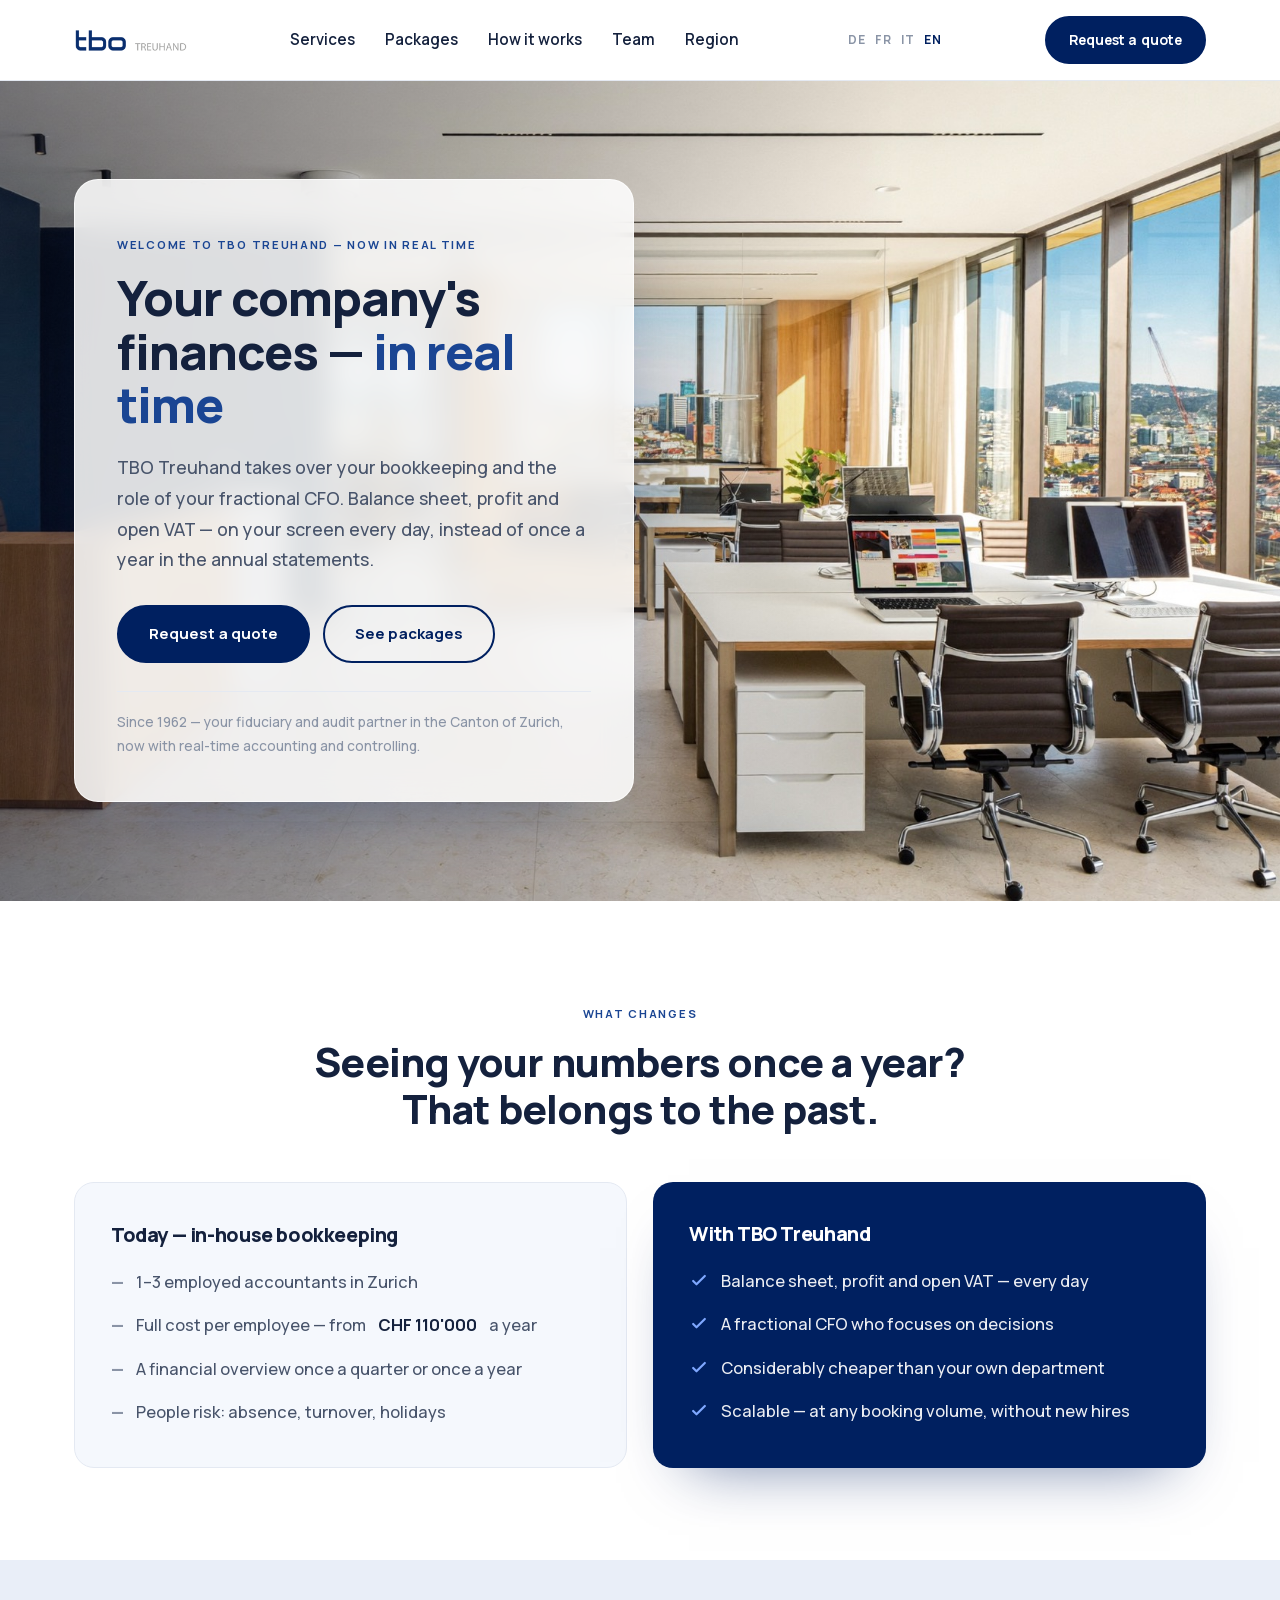
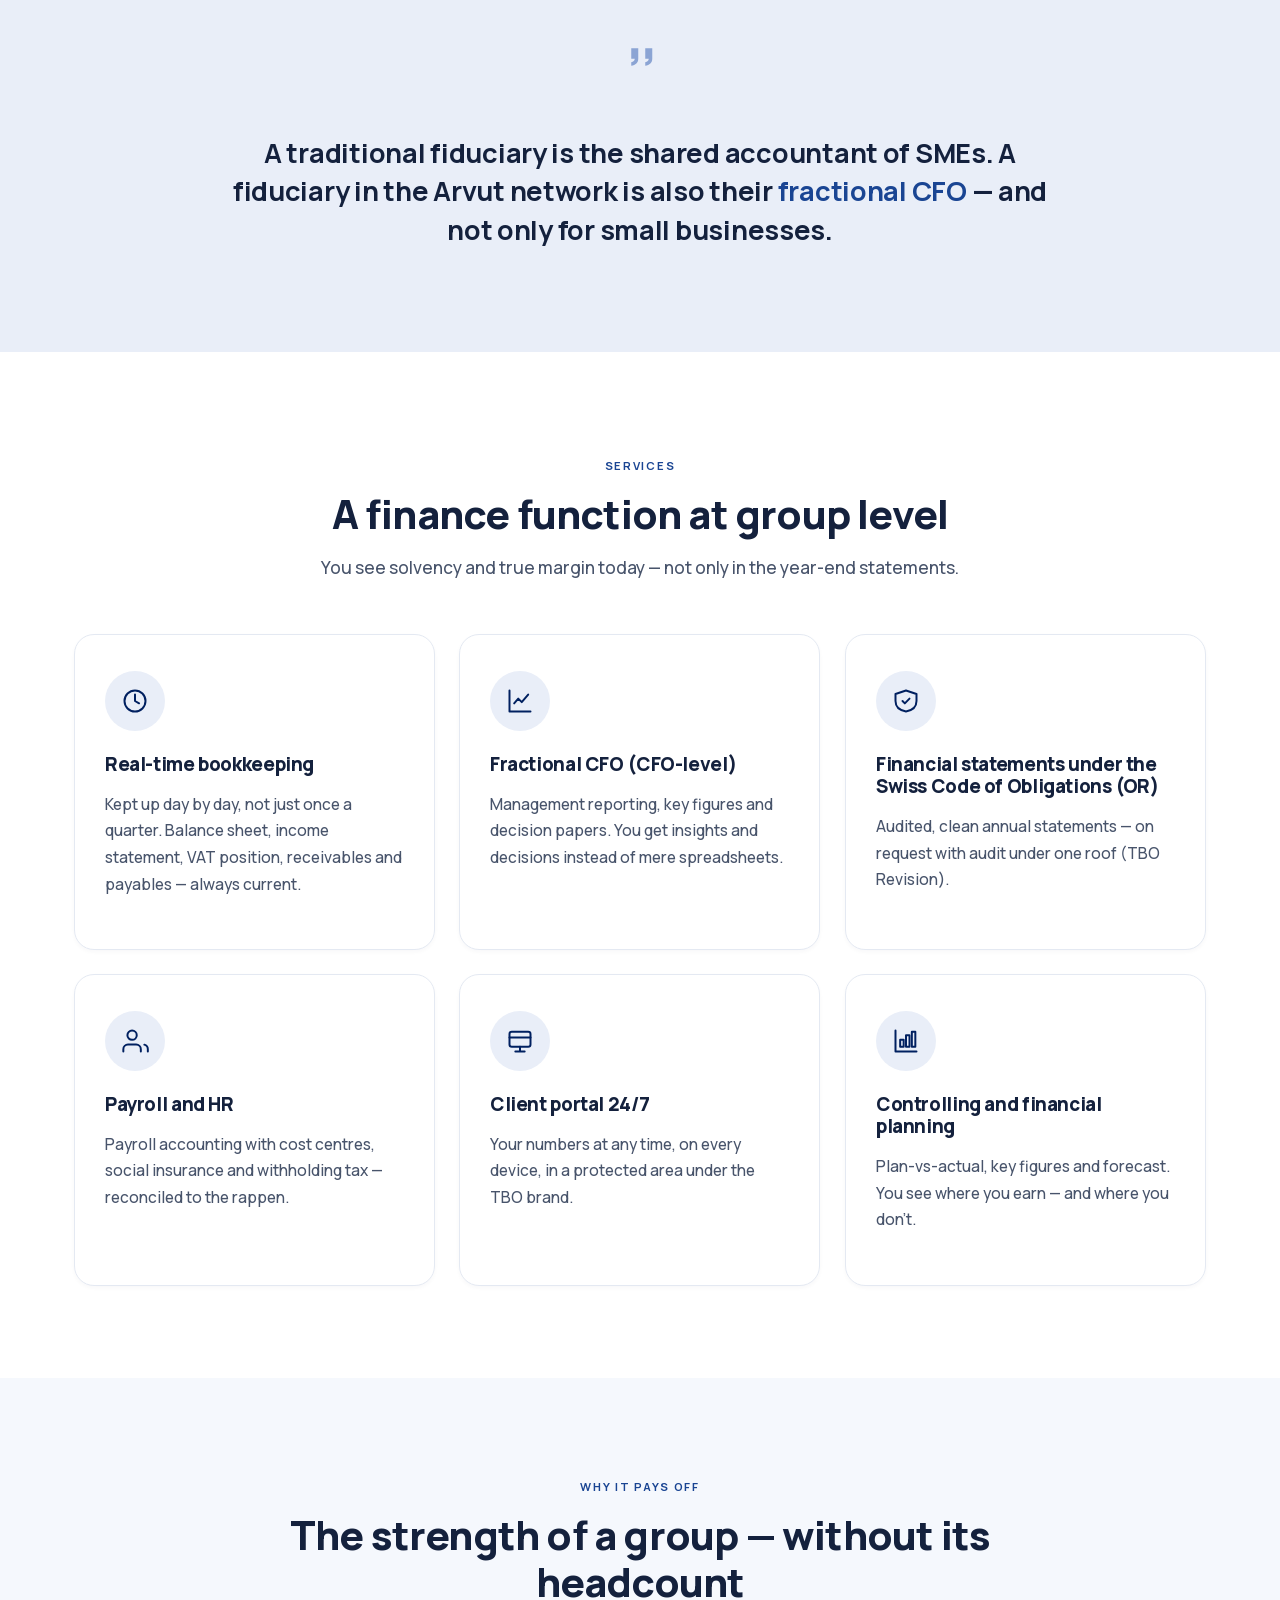
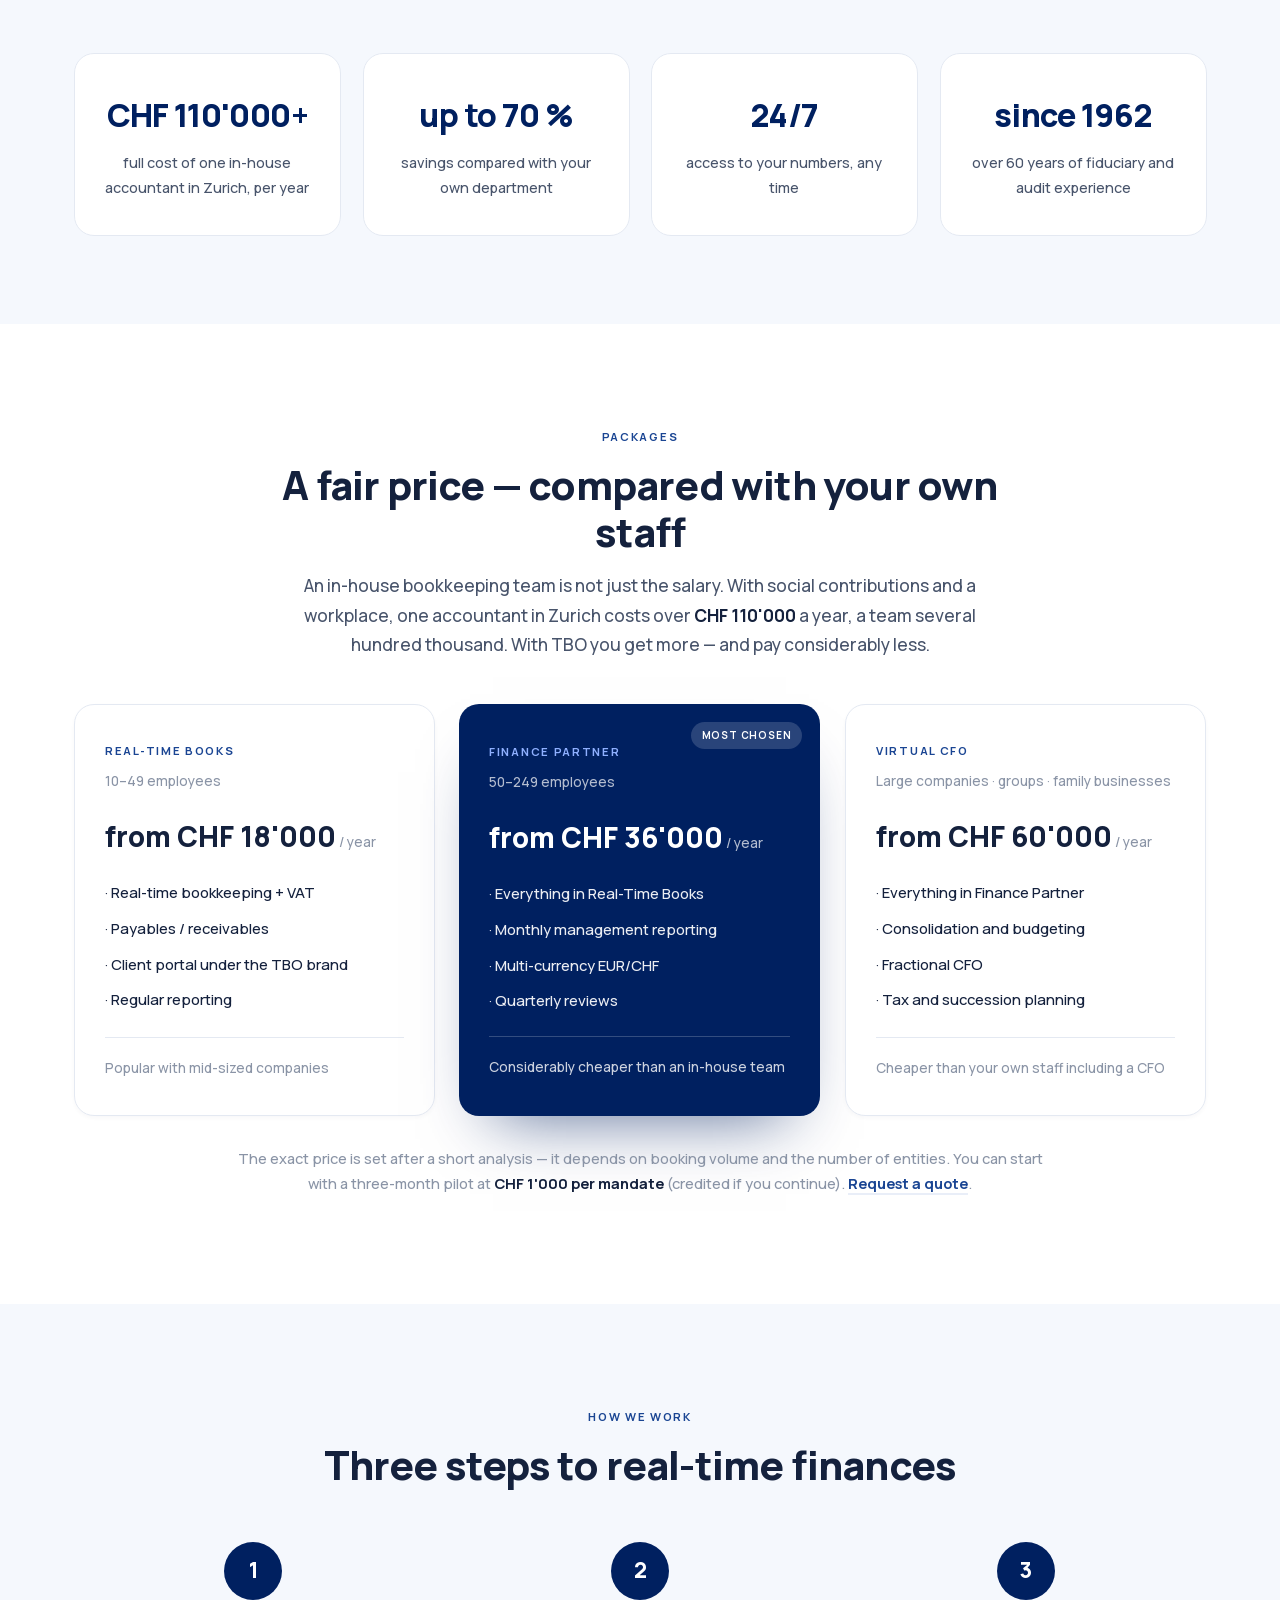
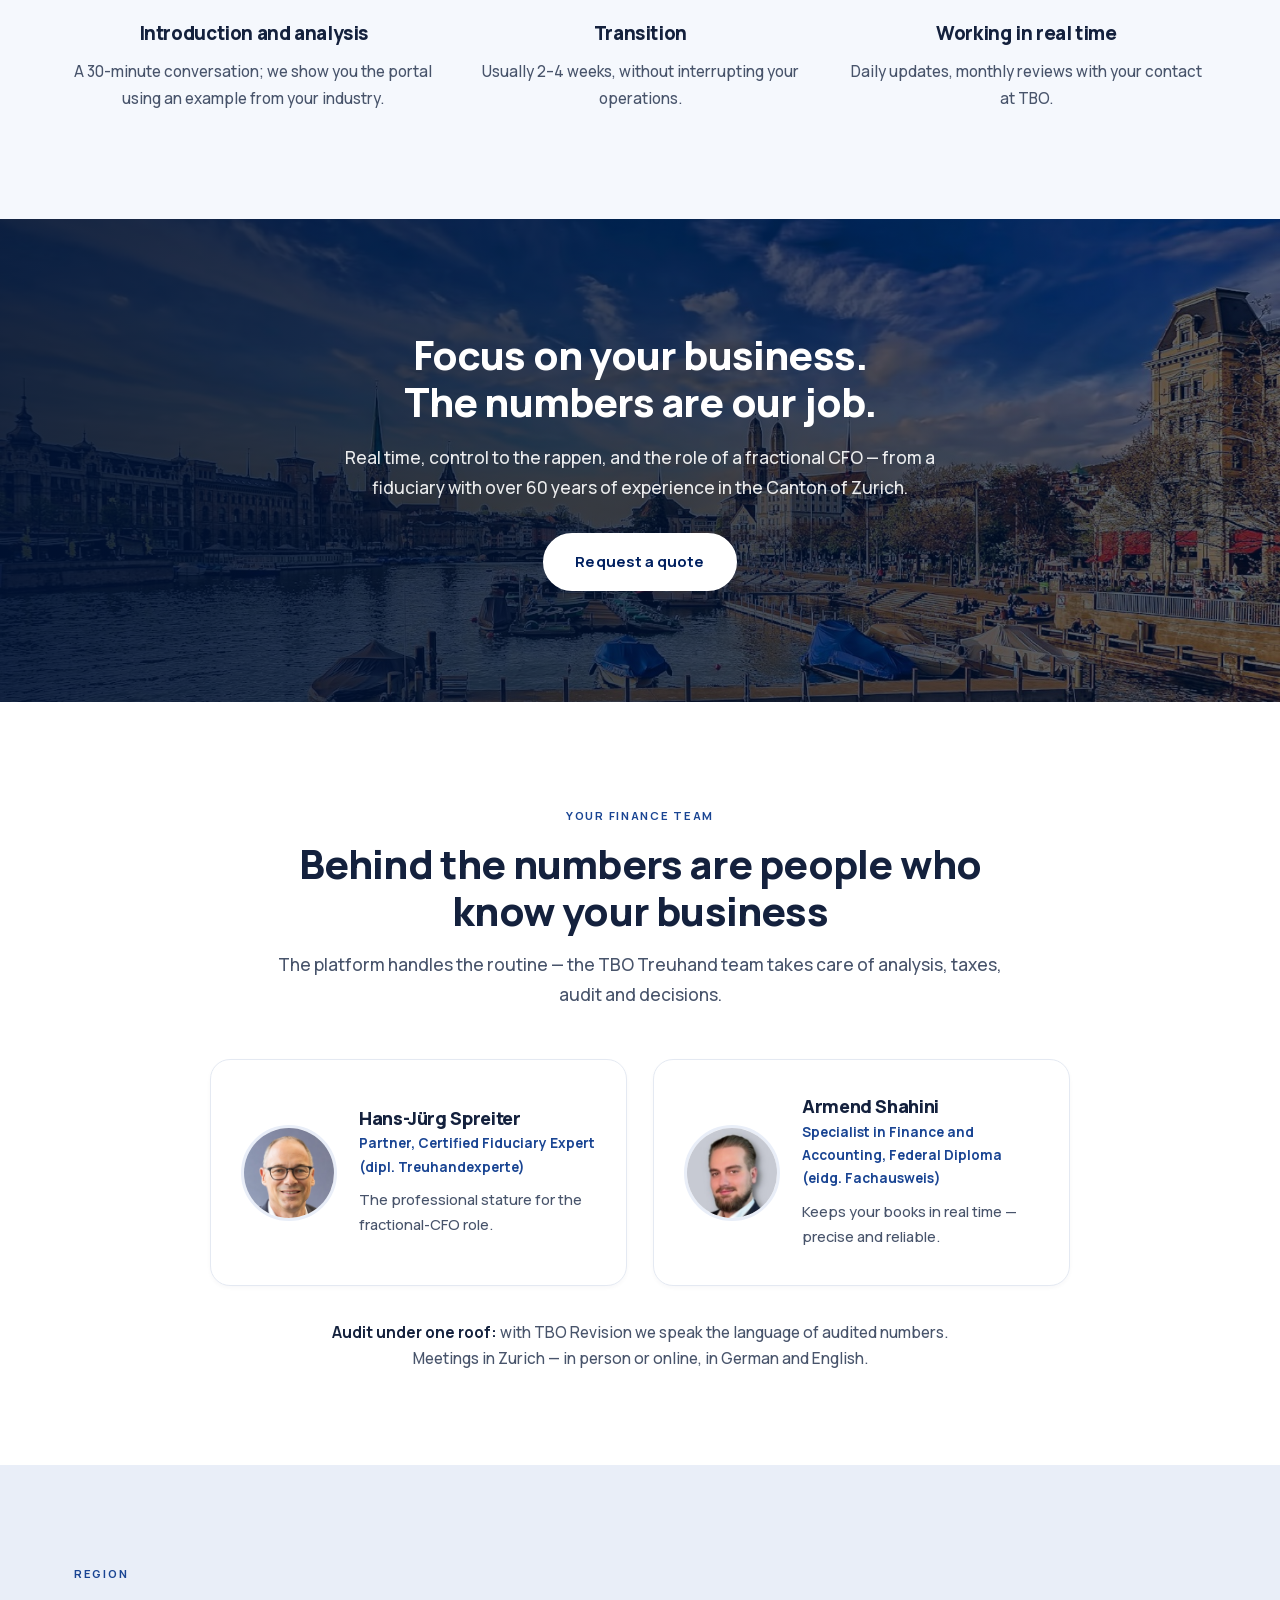
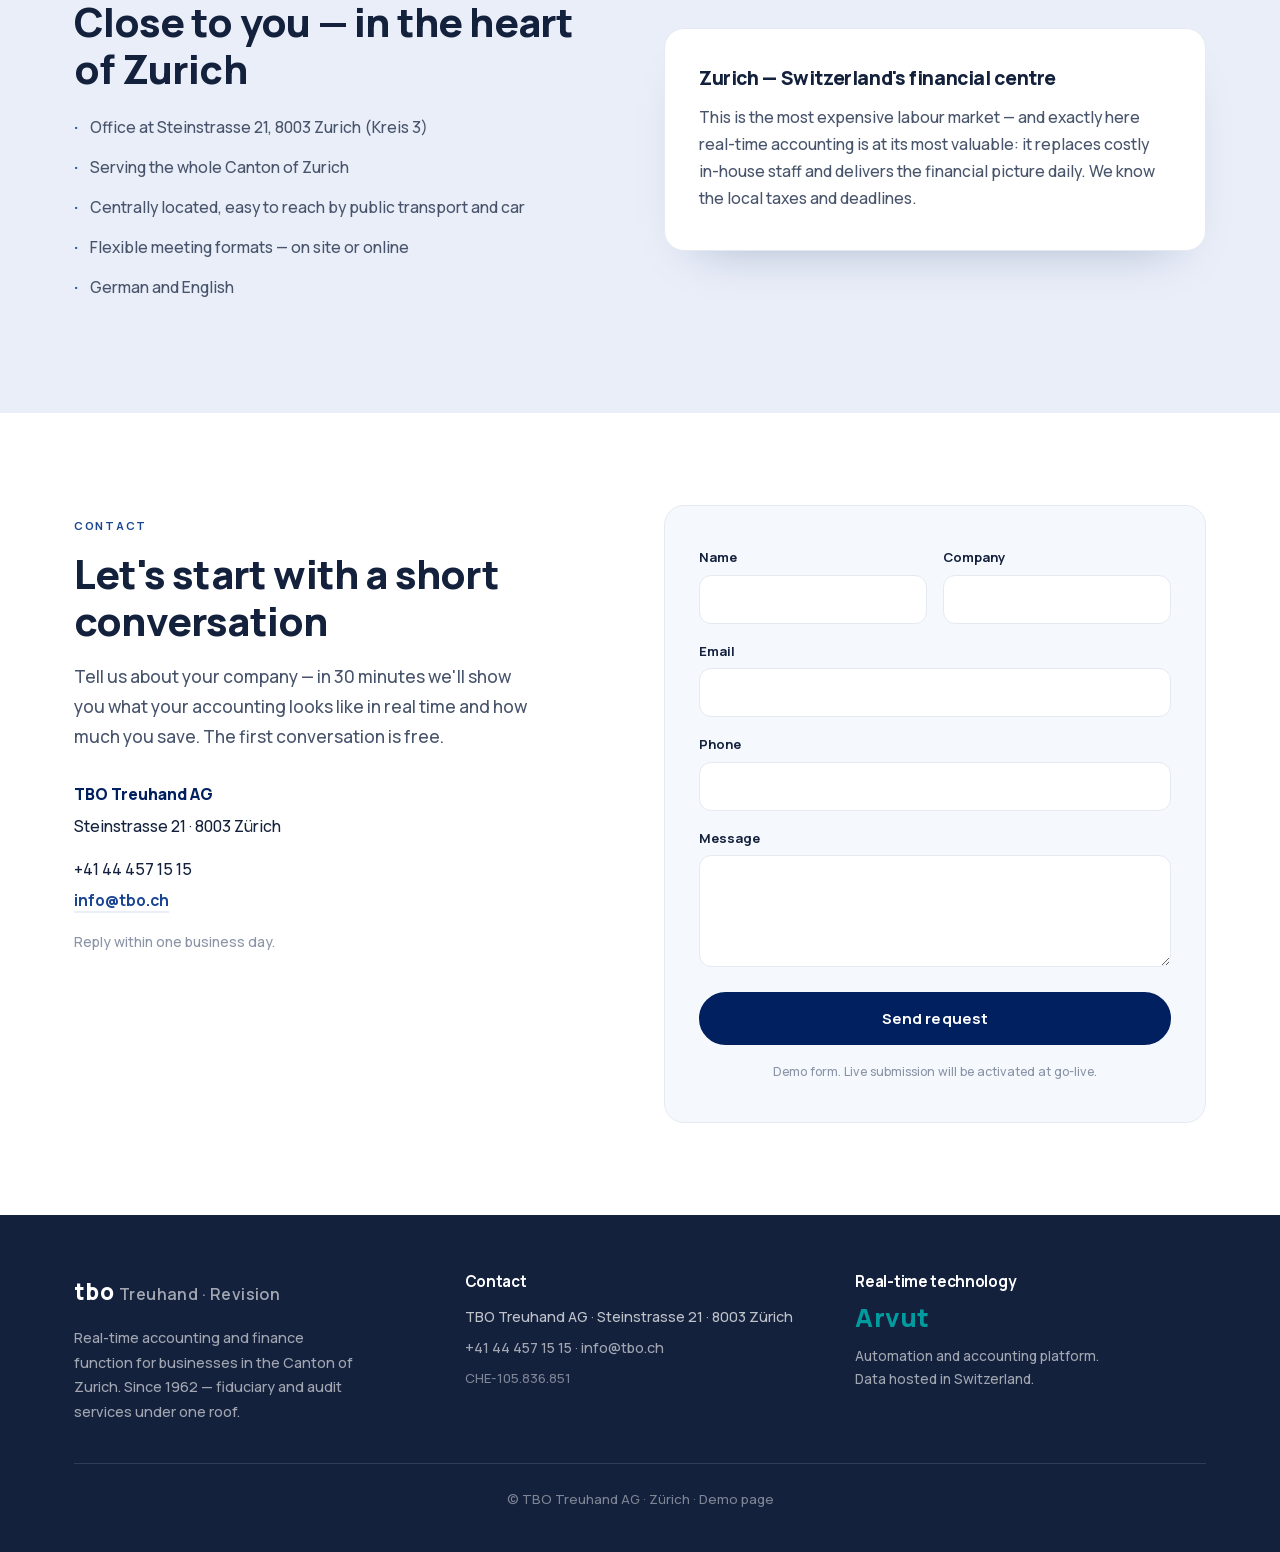
<file: en/index.html>
<!DOCTYPE html>
<html lang="en">
<head>
<meta charset="UTF-8">
<meta name="viewport" content="width=device-width, initial-scale=1.0">
<title>TBO Treuhand — Real-Time Accounting and Finance for Zurich Businesses</title>
<meta name="description" content="TBO Treuhand AG takes over your bookkeeping and the role of your fractional CFO: balance sheet, profit and open VAT on your screen every day — at a fraction of the cost of an in-house department. In the Canton of Zurich since 1962, fiduciary and audit services under one roof.">
<meta name="robots" content="noindex, nofollow">
<style>
@import url('../assets/fonts/fonts.css');
:root{
  --navy:#002060; --navy-2:#1A4593; --navy-3:#2f5bb0;
  --soft:#E9EEF8; --band:#F5F8FD; --ink:#14213d;
  --body:#48546b; --muted:#8a94a6; --line:#e4e9f2;
  --green:#009b9f; --radius:20px;
}
*{-webkit-font-smoothing:antialiased;box-sizing:border-box;}
html{scroll-behavior:smooth;}
a{text-decoration:none;color:inherit;}
img{display:block;max-width:100%;}
body{margin:0;font-family:'Manrope',-apple-system,Helvetica,Arial,sans-serif;color:var(--body);background:#fff;line-height:1.72;font-size:16.5px;font-weight:500;}
h1,h2,h3,h4{font-family:'Manrope',sans-serif;color:var(--ink);font-weight:800;line-height:1.18;margin:0;letter-spacing:-.02em;}
.wrap{max-width:1180px;margin:0 auto;padding:0 24px;}
.eyebrow{font-family:'Manrope',sans-serif;text-transform:uppercase;letter-spacing:.15em;font-weight:700;font-size:.71rem;color:var(--navy-2);}
.h-sec{font-size:clamp(1.75rem,3.5vw,2.5rem);}
.lead{font-size:1.08rem;color:var(--body);}
/* runde Pillen-Buttons — wie auf tbo.ch */
.btn{display:inline-block;font-family:'Manrope',sans-serif;font-weight:700;font-size:.94rem;letter-spacing:.005em;
  background:var(--navy);color:#fff;padding:14px 30px;border:2px solid var(--navy);border-radius:999px;cursor:pointer;transition:.22s;}
.btn:hover{background:var(--navy-2);border-color:var(--navy-2);transform:translateY(-1px);}
.btn-out{background:transparent;color:var(--navy);border:2px solid var(--navy);}
.btn-out:hover{background:var(--navy);color:#fff;}
.btn-light{background:#fff;color:var(--navy);border:2px solid #fff;}
.btn-light:hover{background:var(--soft);border-color:var(--soft);color:var(--navy);}
.nav-a{font-family:'Manrope',sans-serif;font-weight:600;font-size:.95rem;color:var(--ink);transition:color .2s;}
.nav-a:hover{color:var(--navy-2);}
.link-u{color:var(--navy-2);font-weight:700;border-bottom:2px solid var(--soft);}
.card{background:#fff;border:1px solid var(--line);border-radius:var(--radius);padding:36px 30px;transition:transform .28s,box-shadow .28s;box-shadow:0 2px 4px rgba(20,33,61,.03);}
.card:hover{transform:translateY(-6px);box-shadow:0 30px 60px -34px rgba(0,32,96,.4);}
.ico{width:60px;height:60px;border-radius:50%;background:var(--soft);color:var(--navy);display:flex;align-items:center;justify-content:center;margin-bottom:22px;}
.ico svg{width:28px;height:28px;}
.card h3{font-family:'Manrope';font-weight:800;font-size:1.18rem;color:var(--ink);margin-bottom:11px;}
.card p{font-size:.97rem;color:var(--body);}
input,textarea{font-family:inherit;width:100%;border:1px solid var(--line);border-radius:12px;padding:13px 15px;background:#fff;color:var(--ink);font-size:.96rem;transition:border-color .2s;}
input:focus,textarea:focus{outline:none;border-color:var(--navy-2);}
label{display:block;font-size:.82rem;font-weight:700;color:var(--ink);margin-bottom:6px;font-family:'Manrope';}
.reveal{opacity:0;transform:translateY(30px);transition:opacity .85s cubic-bezier(.16,1,.3,1),transform .85s cubic-bezier(.16,1,.3,1);will-change:opacity,transform;}
.reveal.in{opacity:1;transform:none;}
@media(prefers-reduced-motion:reduce){*{transition:none!important;animation:none!important;}.reveal{opacity:1;transform:none;}}
#toTop{position:fixed;right:22px;bottom:22px;z-index:60;width:46px;height:46px;background:var(--navy);color:#fff;border:none;border-radius:50%;cursor:pointer;display:flex;align-items:center;justify-content:center;box-shadow:0 12px 26px -12px rgba(0,32,96,.7);opacity:0;visibility:hidden;transform:translateY(12px);transition:.3s;}
#toTop.show{opacity:1;visibility:visible;transform:none;}
@media(max-width:900px){.hide-mob{display:none!important;}}
@media(max-width:820px){.g2{grid-template-columns:1fr!important;gap:40px!important;}}
@media(max-width:760px){.hero-card{margin:0 16px!important;max-width:none!important;padding:34px 26px!important;}}
.lang-switch{display:flex;align-items:center;gap:9px;margin-left:6px;}.lang-switch a.lang{font-family:'Manrope',sans-serif;font-size:12px;font-weight:700;letter-spacing:.08em;text-transform:uppercase;color:var(--muted);}.lang-switch a.lang:hover{color:var(--navy-2);}.lang-switch a.lang.on{color:var(--navy);}
</style>
</head>
<body>

<!-- ===== KOPFZEILE (Logo links, Menü rechts, navy Pille) — wie tbo.ch ===== -->
<header id="top" style="position:sticky;top:0;z-index:50;background:rgba(255,255,255,.94);backdrop-filter:saturate(180%) blur(10px);border-bottom:1px solid var(--line);">
  <div class="wrap" style="height:80px;display:flex;align-items:center;justify-content:space-between;gap:20px;">
    <a href="#top" aria-label="TBO Treuhand AG"><img src="../assets/img/logo-tbo.png?v=1" alt="TBO Treuhand AG" style="height:38px;width:auto;"></a>
    <nav class="hide-mob" style="display:flex;align-items:center;gap:30px;">
      <a href="#leistungen" class="nav-a">Services</a>
      <a href="#preise" class="nav-a">Packages</a>
      <a href="#ablauf" class="nav-a">How it works</a>
      <a href="#team" class="nav-a">Team</a>
      <a href="#region" class="nav-a">Region</a>
    </nav>
    <span class="lang-switch"><a href="../de/" class="lang">DE</a><a href="../fr/" class="lang">FR</a><a href="../it/" class="lang">IT</a><a href="../en/" class="lang on">EN</a></span>
    <a href="#kontakt" class="btn" style="padding:10px 22px;font-size:.86rem;">Request a quote</a>
  </div>
</header>

<!-- ===== HERO (Vollbild-Foto + Milchglas-Karte links) — Signatur von tbo.ch ===== -->
<section style="position:relative;min-height:calc(100vh - 80px);display:flex;align-items:center;overflow:hidden;">
  <img src="../assets/img/hero.jpg?v=4" alt="Modernes Büro einer Treuhand- und Revisionsgesellschaft in Zürich mit Stadtblick" style="position:absolute;inset:0;width:100%;height:100%;object-fit:cover;object-position:56% 50%;">
  <div style="position:absolute;inset:0;background:linear-gradient(90deg,rgba(10,20,45,.42) 0%,rgba(10,20,45,.16) 44%,rgba(10,20,45,0) 70%);"></div>
  <div class="wrap" style="position:relative;width:100%;">
    <div class="hero-card reveal" style="max-width:560px;background:rgba(255,255,255,.86);backdrop-filter:blur(14px);border:1px solid rgba(255,255,255,.7);border-radius:24px;padding:44px 42px;box-shadow:0 40px 80px -40px rgba(0,32,96,.5);">
      <p class="eyebrow" style="margin-bottom:16px;">Welcome to TBO Treuhand — now in real time</p>
      <h1 style="font-size:clamp(2.05rem,4vw,3.05rem);line-height:1.1;margin-bottom:20px;">Your company's finances — <span style="color:var(--navy-2);">in real time</span></h1>
      <p style="font-size:1.12rem;color:var(--body);margin-bottom:30px;">TBO Treuhand takes over your bookkeeping and the role of your fractional CFO. Balance sheet, profit and open VAT — on your screen every day, instead of once a year in the annual statements.</p>
      <div style="display:flex;flex-wrap:wrap;gap:13px;">
        <a href="#kontakt" class="btn">Request a quote</a>
        <a href="#preise" class="btn btn-out">See packages</a>
      </div>
      <p style="margin:28px 0 0;font-size:.86rem;color:var(--muted);border-top:1px solid var(--line);padding-top:18px;">Since 1962 — your fiduciary and audit partner in the Canton of Zurich, now with real-time accounting and controlling.</p>
    </div>
  </div>
</section>

<!-- ===== WAS SICH ÄNDERT (Heute vs. Mit TBO) ===== -->
<section style="padding:92px 0;background:#fff;">
  <div class="wrap">
    <div class="reveal" style="text-align:center;max-width:820px;margin:0 auto 50px;">
      <p class="eyebrow" style="margin-bottom:14px;">What changes</p>
      <h2 class="h-sec">Seeing your numbers once a year?<br>That belongs to the past.</h2>
    </div>
    <div class="g2" style="display:grid;grid-template-columns:1fr 1fr;gap:26px;align-items:stretch;">
      <div class="reveal" style="background:var(--band);border:1px solid var(--line);border-radius:var(--radius);padding:40px 36px;">
        <h3 style="font-size:1.22rem;margin-bottom:22px;color:var(--ink);">Today — in-house bookkeeping</h3>
        <ul style="list-style:none;padding:0;margin:0;display:flex;flex-direction:column;gap:15px;">
          <li style="display:flex;gap:12px;"><span style="color:var(--muted);font-weight:800;">—</span>1–3 employed accountants in Zurich</li>
          <li style="display:flex;gap:12px;"><span style="color:var(--muted);font-weight:800;">—</span>Full cost per employee — from <b style="color:var(--ink);">CHF&nbsp;110'000</b> a year</li>
          <li style="display:flex;gap:12px;"><span style="color:var(--muted);font-weight:800;">—</span>A financial overview once a quarter or once a year</li>
          <li style="display:flex;gap:12px;"><span style="color:var(--muted);font-weight:800;">—</span>People risk: absence, turnover, holidays</li>
        </ul>
      </div>
      <div class="reveal" style="background:var(--navy);color:#fff;border-radius:var(--radius);padding:40px 36px;box-shadow:0 30px 60px -36px rgba(0,32,96,.6);">
        <h3 style="font-size:1.22rem;margin-bottom:22px;color:#fff;">With TBO Treuhand</h3>
        <ul style="list-style:none;padding:0;margin:0;display:flex;flex-direction:column;gap:15px;color:rgba(255,255,255,.92);">
          <li style="display:flex;gap:12px;"><svg width="20" height="20" viewBox="0 0 24 24" fill="none" stroke="#7fa8ff" stroke-width="2.6" stroke-linecap="round" stroke-linejoin="round" style="flex-shrink:0;margin-top:4px;"><path d="M5 12l4 4 10-10"/></svg>Balance sheet, profit and open VAT — every day</li>
          <li style="display:flex;gap:12px;"><svg width="20" height="20" viewBox="0 0 24 24" fill="none" stroke="#7fa8ff" stroke-width="2.6" stroke-linecap="round" stroke-linejoin="round" style="flex-shrink:0;margin-top:4px;"><path d="M5 12l4 4 10-10"/></svg>A fractional CFO who focuses on decisions</li>
          <li style="display:flex;gap:12px;"><svg width="20" height="20" viewBox="0 0 24 24" fill="none" stroke="#7fa8ff" stroke-width="2.6" stroke-linecap="round" stroke-linejoin="round" style="flex-shrink:0;margin-top:4px;"><path d="M5 12l4 4 10-10"/></svg>Considerably cheaper than your own department</li>
          <li style="display:flex;gap:12px;"><svg width="20" height="20" viewBox="0 0 24 24" fill="none" stroke="#7fa8ff" stroke-width="2.6" stroke-linecap="round" stroke-linejoin="round" style="flex-shrink:0;margin-top:4px;"><path d="M5 12l4 4 10-10"/></svg>Scalable — at any booking volume, without new hires</li>
        </ul>
      </div>
    </div>
  </div>
</section>

<!-- ===== LEITSATZ (Positionierung — Kanon, wörtlich) ===== -->
<section style="padding:76px 0;background:var(--soft);">
  <div class="wrap reveal" style="max-width:900px;margin:0 auto;text-align:center;">
    <svg width="42" height="42" viewBox="0 0 24 24" fill="var(--navy-3)" style="opacity:.5;margin:0 auto 20px;"><path d="M7 7h4v6c0 2.2-1.5 3.7-4 4v-2c1.2-.3 2-1 2-2H7V7zm8 0h4v6c0 2.2-1.5 3.7-4 4v-2c1.2-.3 2-1 2-2h-2V7z"/></svg>
    <p style="font-family:'Manrope';font-weight:700;font-size:clamp(1.3rem,2.5vw,1.7rem);color:var(--ink);line-height:1.42;letter-spacing:-.01em;">
      A traditional fiduciary is the shared accountant of SMEs. A fiduciary in the Arvut network is also their <span style="color:var(--navy-2);">fractional CFO</span> — and not only for small businesses.
    </p>
  </div>
</section>

<!-- ===== LEISTUNGEN ===== -->
<section id="leistungen" style="padding:92px 0;background:#fff;">
  <div class="wrap">
    <div class="reveal" style="text-align:center;max-width:680px;margin:0 auto 52px;">
      <p class="eyebrow" style="margin-bottom:14px;">Services</p>
      <h2 class="h-sec">A finance function at group level</h2>
      <p class="lead" style="margin-top:16px;">You see solvency and true margin today — not only in the year-end statements.</p>
    </div>
    <div style="display:grid;grid-template-columns:repeat(auto-fit,minmax(300px,1fr));gap:24px;">
      <div class="card reveal">
        <div class="ico"><svg viewBox="0 0 24 24" fill="none" stroke="currentColor" stroke-width="1.7" stroke-linecap="round" stroke-linejoin="round"><circle cx="12" cy="12" r="9"/><path d="M12 6.5v5.5l3.5 2"/></svg></div>
        <h3>Real-time bookkeeping</h3>
        <p>Kept up day by day, not just once a quarter. Balance sheet, income statement, VAT position, receivables and payables — always current.</p>
      </div>
      <div class="card reveal">
        <div class="ico"><svg viewBox="0 0 24 24" fill="none" stroke="currentColor" stroke-width="1.7" stroke-linecap="round" stroke-linejoin="round"><path d="M3 3v18h18"/><path d="M7 14l3.5-4 3 3 5.5-6.5"/></svg></div>
        <h3>Fractional CFO (CFO-level)</h3>
        <p>Management reporting, key figures and decision papers. You get insights and decisions instead of mere spreadsheets.</p>
      </div>
      <div class="card reveal">
        <div class="ico"><svg viewBox="0 0 24 24" fill="none" stroke="currentColor" stroke-width="1.7" stroke-linecap="round" stroke-linejoin="round"><path d="M9 12l2 2 4-4"/><path d="M21 12c0 5-3.5 8-9 9-5.5-1-9-4-9-9V6l9-3 9 3z"/></svg></div>
        <h3>Financial statements under the Swiss Code of Obligations (OR)</h3>
        <p>Audited, clean annual statements — on request with audit under one roof (TBO Revision).</p>
      </div>
      <div class="card reveal">
        <div class="ico"><svg viewBox="0 0 24 24" fill="none" stroke="currentColor" stroke-width="1.7" stroke-linecap="round" stroke-linejoin="round"><path d="M17 21v-2a4 4 0 0 0-4-4H6a4 4 0 0 0-4 4v2"/><circle cx="9.5" cy="7" r="4"/><path d="M23 21v-2a4 4 0 0 0-3-3.87"/></svg></div>
        <h3>Payroll and HR</h3>
        <p>Payroll accounting with cost centres, social insurance and withholding tax — reconciled to the rappen.</p>
      </div>
      <div class="card reveal">
        <div class="ico"><svg viewBox="0 0 24 24" fill="none" stroke="currentColor" stroke-width="1.7" stroke-linecap="round" stroke-linejoin="round"><rect x="3" y="4" width="18" height="13" rx="2"/><path d="M3 9h18M8 21h8M12 17v4"/></svg></div>
        <h3>Client portal 24/7</h3>
        <p>Your numbers at any time, on every device, in a protected area under the TBO brand.</p>
      </div>
      <div class="card reveal">
        <div class="ico"><svg viewBox="0 0 24 24" fill="none" stroke="currentColor" stroke-width="1.7" stroke-linecap="round" stroke-linejoin="round"><path d="M3 3v18h18"/><rect x="7" y="11" width="3" height="6"/><rect x="12" y="7" width="3" height="10"/><rect x="17" y="4" width="3" height="13"/></svg></div>
        <h3>Controlling and financial planning</h3>
        <p>Plan-vs-actual, key figures and forecast. You see where you earn — and where you don't.</p>
      </div>
    </div>
  </div>
</section>

<!-- ===== DARUM LOHNT ES SICH (Kennzahlen) ===== -->
<section style="padding:88px 0;background:var(--band);">
  <div class="wrap">
    <div class="reveal" style="text-align:center;max-width:720px;margin:0 auto 48px;">
      <p class="eyebrow" style="margin-bottom:14px;">Why it pays off</p>
      <h2 class="h-sec">The strength of a group — without its headcount</h2>
    </div>
    <div style="display:grid;grid-template-columns:repeat(auto-fit,minmax(210px,1fr));gap:22px;">
      <div class="reveal" style="background:#fff;border:1px solid var(--line);border-radius:var(--radius);padding:34px 26px;text-align:center;">
        <div style="font-family:'Manrope';font-weight:800;font-size:2rem;color:var(--navy);letter-spacing:-.02em;">CHF 110'000+</div>
        <div style="margin-top:8px;font-size:.9rem;color:var(--body);">full cost of one in-house accountant in Zurich, per year</div>
      </div>
      <div class="reveal" style="background:#fff;border:1px solid var(--line);border-radius:var(--radius);padding:34px 26px;text-align:center;">
        <div style="font-family:'Manrope';font-weight:800;font-size:2rem;color:var(--navy);letter-spacing:-.02em;">up to 70 %</div>
        <div style="margin-top:8px;font-size:.9rem;color:var(--body);">savings compared with your own department</div>
      </div>
      <div class="reveal" style="background:#fff;border:1px solid var(--line);border-radius:var(--radius);padding:34px 26px;text-align:center;">
        <div style="font-family:'Manrope';font-weight:800;font-size:2rem;color:var(--navy);letter-spacing:-.02em;">24/7</div>
        <div style="margin-top:8px;font-size:.9rem;color:var(--body);">access to your numbers, any time</div>
      </div>
      <div class="reveal" style="background:#fff;border:1px solid var(--line);border-radius:var(--radius);padding:34px 26px;text-align:center;">
        <div style="font-family:'Manrope';font-weight:800;font-size:2rem;color:var(--navy);letter-spacing:-.02em;">since 1962</div>
        <div style="margin-top:8px;font-size:.9rem;color:var(--body);">over 60 years of fiduciary and audit experience</div>
      </div>
    </div>
  </div>
</section>

<!-- ===== PREISE ===== -->
<section id="preise" style="padding:92px 0;background:#fff;">
  <div class="wrap">
    <div class="reveal" style="text-align:center;max-width:720px;margin:0 auto 30px;">
      <p class="eyebrow" style="margin-bottom:14px;">Packages</p>
      <h2 class="h-sec">A fair price — compared with your own staff</h2>
      <p class="lead" style="margin-top:16px;">An in-house bookkeeping team is not just the salary. With social contributions and a workplace, one accountant in Zurich costs over <b style="color:var(--ink);">CHF 110'000</b> a year, a team several hundred thousand. With TBO you get more — and pay considerably less.</p>
    </div>
    <div style="display:grid;grid-template-columns:repeat(auto-fit,minmax(280px,1fr));gap:24px;align-items:stretch;margin-top:44px;">
      <div class="reveal card" style="display:flex;flex-direction:column;">
        <span class="eyebrow">Real-Time Books</span>
        <p style="font-size:.86rem;margin:8px 0 0;color:var(--muted);">10–49 employees</p>
        <div style="margin:20px 0;"><span style="font-family:'Manrope';font-weight:800;font-size:1.75rem;color:var(--ink);">from CHF 18'000</span><span style="font-size:.85rem;color:var(--muted);"> / year</span></div>
        <ul style="list-style:none;padding:0;margin:0;flex:1;display:flex;flex-direction:column;gap:10px;font-size:.93rem;color:var(--ink);">
          <li>· Real-time bookkeeping + VAT</li><li>· Payables / receivables</li><li>· Client portal under the TBO brand</li><li>· Regular reporting</li>
        </ul>
        <p style="margin:22px 0 0;padding-top:18px;border-top:1px solid var(--line);font-size:.86rem;color:var(--muted);">Popular with mid-sized companies</p>
      </div>
      <div class="reveal" style="background:var(--navy);color:#fff;border-radius:var(--radius);padding:38px 30px;display:flex;flex-direction:column;position:relative;box-shadow:0 34px 64px -34px rgba(0,32,96,.65);">
        <span style="position:absolute;top:18px;right:18px;font-family:'Manrope';font-weight:700;font-size:.62rem;letter-spacing:.08em;text-transform:uppercase;background:rgba(255,255,255,.16);color:#fff;padding:5px 11px;border-radius:999px;">Most chosen</span>
        <span class="eyebrow" style="color:#8fb0ff;">Finance Partner</span>
        <p style="font-size:.86rem;margin:8px 0 0;color:rgba(255,255,255,.7);">50–249 employees</p>
        <div style="margin:20px 0;"><span style="font-family:'Manrope';font-weight:800;font-size:1.75rem;color:#fff;">from CHF 36'000</span><span style="font-size:.85rem;color:rgba(255,255,255,.7);"> / year</span></div>
        <ul style="list-style:none;padding:0;margin:0;flex:1;display:flex;flex-direction:column;gap:10px;font-size:.93rem;color:rgba(255,255,255,.92);">
          <li>· Everything in Real-Time Books</li><li>· Monthly management reporting</li><li>· Multi-currency EUR/CHF</li><li>· Quarterly reviews</li>
        </ul>
        <p style="margin:22px 0 0;padding-top:18px;border-top:1px solid rgba(255,255,255,.2);font-size:.86rem;color:rgba(255,255,255,.8);">Considerably cheaper than an in-house team</p>
      </div>
      <div class="reveal card" style="display:flex;flex-direction:column;">
        <span class="eyebrow">Virtual CFO</span>
        <p style="font-size:.86rem;margin:8px 0 0;color:var(--muted);">Large companies · groups · family businesses</p>
        <div style="margin:20px 0;"><span style="font-family:'Manrope';font-weight:800;font-size:1.75rem;color:var(--ink);">from CHF 60'000</span><span style="font-size:.85rem;color:var(--muted);"> / year</span></div>
        <ul style="list-style:none;padding:0;margin:0;flex:1;display:flex;flex-direction:column;gap:10px;font-size:.93rem;color:var(--ink);">
          <li>· Everything in Finance Partner</li><li>· Consolidation and budgeting</li><li>· Fractional CFO</li><li>· Tax and succession planning</li>
        </ul>
        <p style="margin:22px 0 0;padding-top:18px;border-top:1px solid var(--line);font-size:.86rem;color:var(--muted);">Cheaper than your own staff including a CFO</p>
      </div>
    </div>
    <p class="reveal" style="text-align:center;font-size:.92rem;color:var(--muted);margin-top:30px;max-width:820px;margin-left:auto;margin-right:auto;">The exact price is set after a short analysis — it depends on booking volume and the number of entities. You can start with a three-month pilot at <b style="color:var(--ink);">CHF 1'000 per mandate</b> (credited if you continue). <a href="#kontakt" class="link-u">Request a quote</a>.</p>
  </div>
</section>

<!-- ===== ARBEITSWEISE ===== -->
<section id="ablauf" style="padding:92px 0;background:var(--band);">
  <div class="wrap">
    <div class="reveal" style="text-align:center;max-width:680px;margin:0 auto 54px;">
      <p class="eyebrow" style="margin-bottom:14px;">How we work</p>
      <h2 class="h-sec">Three steps to real-time finances</h2>
    </div>
    <div style="display:grid;grid-template-columns:repeat(auto-fit,minmax(270px,1fr));gap:28px;">
      <div class="reveal" style="text-align:center;"><div style="width:58px;height:58px;background:var(--navy);color:#fff;border-radius:50%;font-family:'Manrope';font-weight:800;font-size:1.3rem;display:flex;align-items:center;justify-content:center;margin:0 auto 22px;">1</div><h3 style="font-size:1.18rem;margin-bottom:11px;">Introduction and analysis</h3><p style="font-size:.95rem;">A 30-minute conversation; we show you the portal using an example from your industry.</p></div>
      <div class="reveal" style="text-align:center;"><div style="width:58px;height:58px;background:var(--navy);color:#fff;border-radius:50%;font-family:'Manrope';font-weight:800;font-size:1.3rem;display:flex;align-items:center;justify-content:center;margin:0 auto 22px;">2</div><h3 style="font-size:1.18rem;margin-bottom:11px;">Transition</h3><p style="font-size:.95rem;">Usually 2–4 weeks, without interrupting your operations.</p></div>
      <div class="reveal" style="text-align:center;"><div style="width:58px;height:58px;background:var(--navy);color:#fff;border-radius:50%;font-family:'Manrope';font-weight:800;font-size:1.3rem;display:flex;align-items:center;justify-content:center;margin:0 auto 22px;">3</div><h3 style="font-size:1.18rem;margin-bottom:11px;">Working in real time</h3><p style="font-size:.95rem;">Daily updates, monthly reviews with your contact at TBO.</p></div>
    </div>
  </div>
</section>

<!-- ===== AKZENT-BANNER (abgedunkeltes Zürich-Foto) ===== -->
<section style="position:relative;padding:112px 0;overflow:hidden;">
  <img src="../assets/img/zurich.jpg?v=1" alt="Zürich — Limmat und Altstadt" style="position:absolute;inset:0;width:100%;height:100%;object-fit:cover;object-position:50% 46%;">
  <div style="position:absolute;inset:0;background:linear-gradient(90deg,rgba(0,18,52,.9),rgba(0,18,52,.58));"></div>
  <div class="wrap reveal" style="position:relative;text-align:center;max-width:800px;">
    <h2 style="color:#fff;font-size:clamp(1.75rem,3.6vw,2.5rem);margin-bottom:18px;">Focus on your business.<br>The numbers are our job.</h2>
    <p style="color:rgba(255,255,255,.9);font-size:1.08rem;max-width:640px;margin:0 auto 30px;">Real time, control to the rappen, and the role of a fractional CFO — from a fiduciary with over 60 years of experience in the Canton of Zurich.</p>
    <a href="#kontakt" class="btn btn-light">Request a quote</a>
  </div>
</section>

<!-- ===== IHR FINANZTEAM ===== -->
<section id="team" style="padding:92px 0;background:#fff;">
  <div class="wrap">
    <div class="reveal" style="text-align:center;max-width:760px;margin:0 auto 50px;">
      <p class="eyebrow" style="margin-bottom:14px;">Your finance team</p>
      <h2 class="h-sec">Behind the numbers are people who know your business</h2>
      <p class="lead" style="margin-top:16px;">The platform handles the routine — the TBO Treuhand team takes care of analysis, taxes, audit and decisions.</p>
    </div>
    <div class="g2" style="display:grid;grid-template-columns:1fr 1fr;gap:26px;max-width:860px;margin:0 auto;">
      <div class="reveal card" style="display:flex;gap:22px;align-items:center;">
        <img src="../assets/img/spreiter.png?v=1" alt="Hans-Jürg Spreiter" style="width:96px;height:96px;border-radius:50%;object-fit:cover;flex-shrink:0;border:3px solid var(--soft);">
        <div>
          <h3 style="font-size:1.14rem;margin-bottom:3px;">Hans-Jürg Spreiter</h3>
          <p style="margin:0 0 8px;font-size:.85rem;font-weight:700;color:var(--navy-2);font-family:'Manrope';">Partner, Certified Fiduciary Expert (dipl. Treuhandexperte)</p>
          <p style="margin:0;font-size:.92rem;">The professional stature for the fractional-CFO role.</p>
        </div>
      </div>
      <div class="reveal card" style="display:flex;gap:22px;align-items:center;">
        <img src="../assets/img/shahini.png?v=1" alt="Armend Shahini" style="width:96px;height:96px;border-radius:50%;object-fit:cover;flex-shrink:0;border:3px solid var(--soft);">
        <div>
          <h3 style="font-size:1.14rem;margin-bottom:3px;">Armend Shahini</h3>
          <p style="margin:0 0 8px;font-size:.85rem;font-weight:700;color:var(--navy-2);font-family:'Manrope';">Specialist in Finance and Accounting, Federal Diploma (eidg. Fachausweis)</p>
          <p style="margin:0;font-size:.92rem;">Keeps your books in real time — precise and reliable.</p>
        </div>
      </div>
    </div>
    <p class="reveal" style="text-align:center;max-width:680px;margin:34px auto 0;font-size:.96rem;color:var(--body);"><b style="color:var(--ink);">Audit under one roof:</b> with TBO Revision we speak the language of audited numbers. Meetings in Zurich — in person or online, in German and English.</p>
  </div>
</section>

<!-- ===== REGION ===== -->
<section id="region" style="padding:88px 0;background:var(--soft);">
  <div class="wrap g2" style="display:grid;grid-template-columns:1fr 1fr;gap:48px;align-items:center;">
    <div class="reveal">
      <p class="eyebrow" style="margin-bottom:14px;">Region</p>
      <h2 class="h-sec" style="margin-bottom:22px;">Close to you — in the heart of Zurich</h2>
      <ul style="list-style:none;padding:0;margin:0 0 24px;display:flex;flex-direction:column;gap:13px;font-size:.98rem;">
        <li style="display:flex;gap:12px;"><span style="color:var(--navy-2);font-weight:800;">·</span>Office at Steinstrasse 21, 8003 Zurich (Kreis 3)</li>
        <li style="display:flex;gap:12px;"><span style="color:var(--navy-2);font-weight:800;">·</span>Serving the whole Canton of Zurich</li>
        <li style="display:flex;gap:12px;"><span style="color:var(--navy-2);font-weight:800;">·</span>Centrally located, easy to reach by public transport and car</li>
        <li style="display:flex;gap:12px;"><span style="color:var(--navy-2);font-weight:800;">·</span>Flexible meeting formats — on site or online</li>
        <li style="display:flex;gap:12px;"><span style="color:var(--navy-2);font-weight:800;">·</span>German and English</li>
      </ul>
    </div>
    <div class="reveal" style="background:#fff;border:1px solid var(--line);border-radius:var(--radius);padding:38px 34px;box-shadow:0 24px 50px -34px rgba(0,32,96,.35);">
      <h3 style="font-size:1.2rem;margin-bottom:14px;">Zurich — Switzerland's financial centre</h3>
      <p style="font-size:.98rem;color:var(--body);margin:0;">This is the most expensive labour market — and exactly here real-time accounting is at its most valuable: it replaces costly in-house staff and delivers the financial picture daily. We know the local taxes and deadlines.</p>
    </div>
  </div>
</section>

<!-- ===== KONTAKT ===== -->
<section id="kontakt" style="padding:92px 0;background:#fff;">
  <div class="wrap g2" style="display:grid;grid-template-columns:1fr 1fr;gap:48px;">
    <div class="reveal">
      <p class="eyebrow" style="margin-bottom:14px;">Contact</p>
      <h2 class="h-sec" style="margin-bottom:18px;">Let's start with a short conversation</h2>
      <p class="lead" style="max-width:460px;margin-bottom:30px;">Tell us about your company — in 30 minutes we'll show you what your accounting looks like in real time and how much you save. The first conversation is free.</p>
      <div style="display:flex;flex-direction:column;gap:16px;font-size:.98rem;">
        <div>
          <div style="font-family:'Manrope';font-weight:800;color:var(--navy);margin-bottom:5px;">TBO Treuhand AG</div>
          <p style="color:var(--ink);margin:0;">Steinstrasse 21 · 8003 Zürich</p>
        </div>
        <div style="color:var(--ink);">
          <p style="margin:0 0 4px;">+41 44 457 15 15</p>
          <p style="margin:0;"><a href="mailto:info@tbo.ch" class="link-u">info@tbo.ch</a></p>
        </div>
        <div style="font-size:.88rem;color:var(--muted);">Reply within one business day.</div>
      </div>
    </div>
    <div class="reveal" style="background:var(--band);border:1px solid var(--line);border-radius:var(--radius);padding:40px 34px;">
      <form onsubmit="return false" style="display:flex;flex-direction:column;gap:16px;">
        <div style="display:grid;grid-template-columns:1fr 1fr;gap:16px;">
          <div><label>Name</label><input type="text"></div>
          <div><label>Company</label><input type="text"></div>
        </div>
        <div><label>Email</label><input type="email"></div>
        <div><label>Phone</label><input type="tel"></div>
        <div><label>Message</label><textarea rows="4"></textarea></div>
        <button class="btn" style="width:100%;">Send request</button>
        <p style="text-align:center;font-size:.78rem;color:var(--muted);margin:0;">Demo form. Live submission will be activated at go-live.</p>
      </form>
    </div>
  </div>
</section>

<!-- ===== FUSSZEILE ===== -->
<footer style="background:var(--ink);color:rgba(255,255,255,.72);padding:58px 0 28px;">
  <div class="wrap">
    <div style="display:grid;grid-template-columns:repeat(auto-fit,minmax(220px,1fr));gap:40px;padding-bottom:38px;border-bottom:1px solid rgba(255,255,255,.12);">
      <div>
        <div style="font-family:'Manrope';font-weight:800;font-size:1.4rem;color:#fff;margin-bottom:14px;letter-spacing:.02em;">tbo <span style="font-weight:600;color:rgba(255,255,255,.6);font-size:1rem;">Treuhand · Revision</span></div>
        <p style="font-size:.9rem;color:rgba(255,255,255,.6);max-width:290px;margin:0;">Real-time accounting and finance function for businesses in the Canton of Zurich. Since 1962 — fiduciary and audit services under one roof.</p>
      </div>
      <div style="font-size:.9rem;">
        <h4 style="font-family:'Manrope';font-weight:700;color:#fff;font-size:.95rem;margin-bottom:14px;">Contact</h4>
        <p style="margin:0 0 6px;">TBO Treuhand AG · Steinstrasse 21 · 8003 Zürich</p>
        <p style="margin:0 0 6px;color:rgba(255,255,255,.6);">+41 44 457 15 15 · info@tbo.ch</p>
        <p style="margin:0;color:rgba(255,255,255,.45);font-size:.82rem;">CHE-105.836.851</p>
      </div>
      <div>
        <h4 style="font-family:'Manrope';font-weight:700;color:#fff;font-size:.95rem;margin-bottom:14px;">Real-time technology</h4>
        <a href="https://arvut.ch" target="_blank" rel="noopener" style="font-family:'Manrope';color:var(--green);font-weight:800;font-size:1.6rem;letter-spacing:.01em;display:inline-block;line-height:1;">Arvut</a>
        <p style="font-size:.86rem;color:rgba(255,255,255,.6);margin-top:8px;">Automation and accounting platform.<br>Data hosted in Switzerland.</p>
      </div>
    </div>
    <p style="text-align:center;font-size:.83rem;color:rgba(255,255,255,.45);margin-top:24px;">© TBO Treuhand AG · Zürich · Demo page</p>
  </div>
</footer>

<button id="toTop" aria-label="Nach oben"><svg width="20" height="20" viewBox="0 0 24 24" fill="none" stroke="currentColor" stroke-width="2.4" stroke-linecap="round" stroke-linejoin="round"><path d="M12 19V5M5 12l7-7 7 7"/></svg></button>

<script>
addEventListener('scroll',()=>{document.getElementById('toTop').classList.toggle('show',scrollY>600);},{passive:true});
if('IntersectionObserver' in window){
  const io=new IntersectionObserver((es)=>{es.forEach(e=>{if(!e.isIntersecting)return;const el=e.target;const sibs=[...el.parentElement.children].filter(c=>c.classList.contains('reveal'));const idx=Math.max(0,sibs.indexOf(el));el.style.transitionDelay=(idx*0.08)+'s';el.classList.add('in');io.unobserve(el);setTimeout(()=>{el.style.transitionDelay='';},900+idx*80);})},{threshold:.12});
  document.querySelectorAll('.reveal').forEach(el=>io.observe(el));
  addEventListener('load',()=>setTimeout(()=>document.querySelectorAll('.reveal:not(.in)').forEach(el=>{if(el.getBoundingClientRect().top<innerHeight)el.classList.add('in');}),2200));
}else{document.querySelectorAll('.reveal').forEach(el=>el.classList.add('in'));}
document.querySelectorAll('a[href="#top"]').forEach(a=>a.addEventListener('click',e=>{e.preventDefault();window.scrollTo({top:0,behavior:'smooth'});}));
document.getElementById('toTop').addEventListener('click',()=>window.scrollTo({top:0,behavior:'smooth'}));
</script>
</body>
</html>
</file>
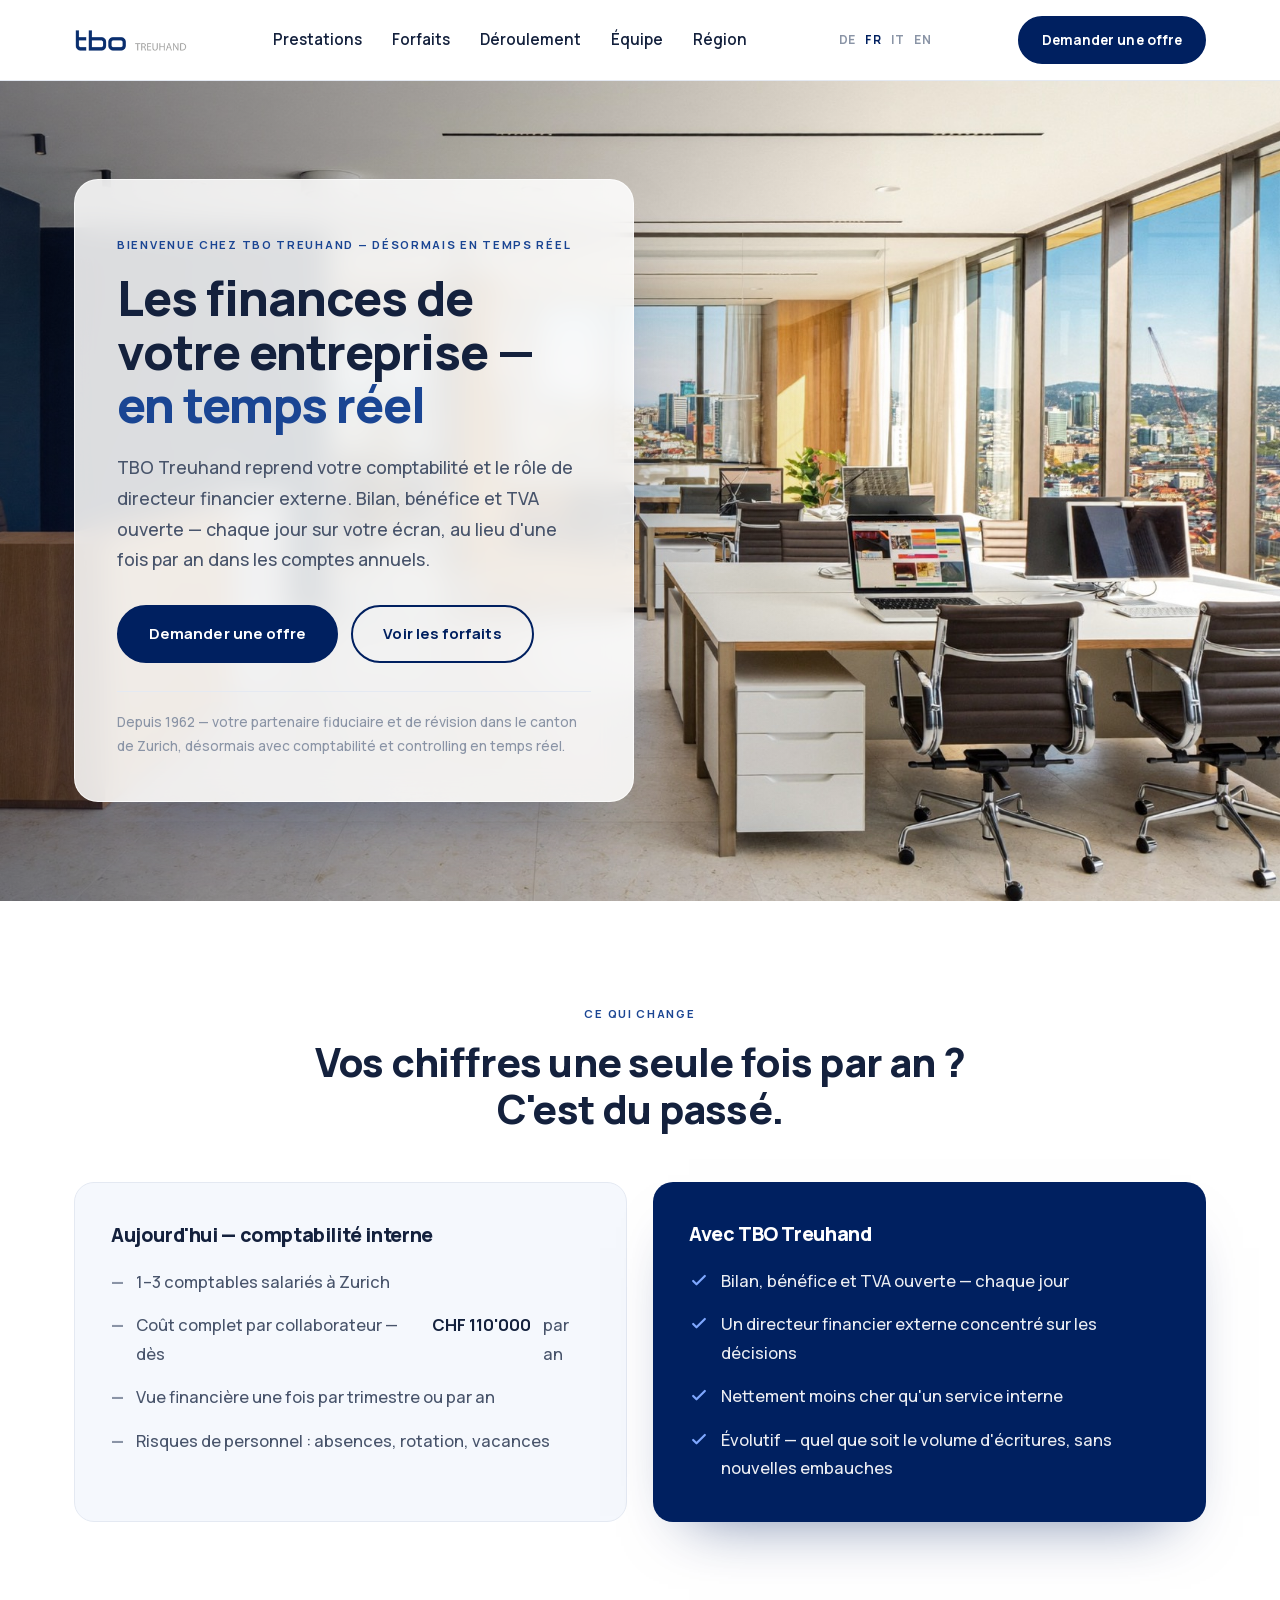
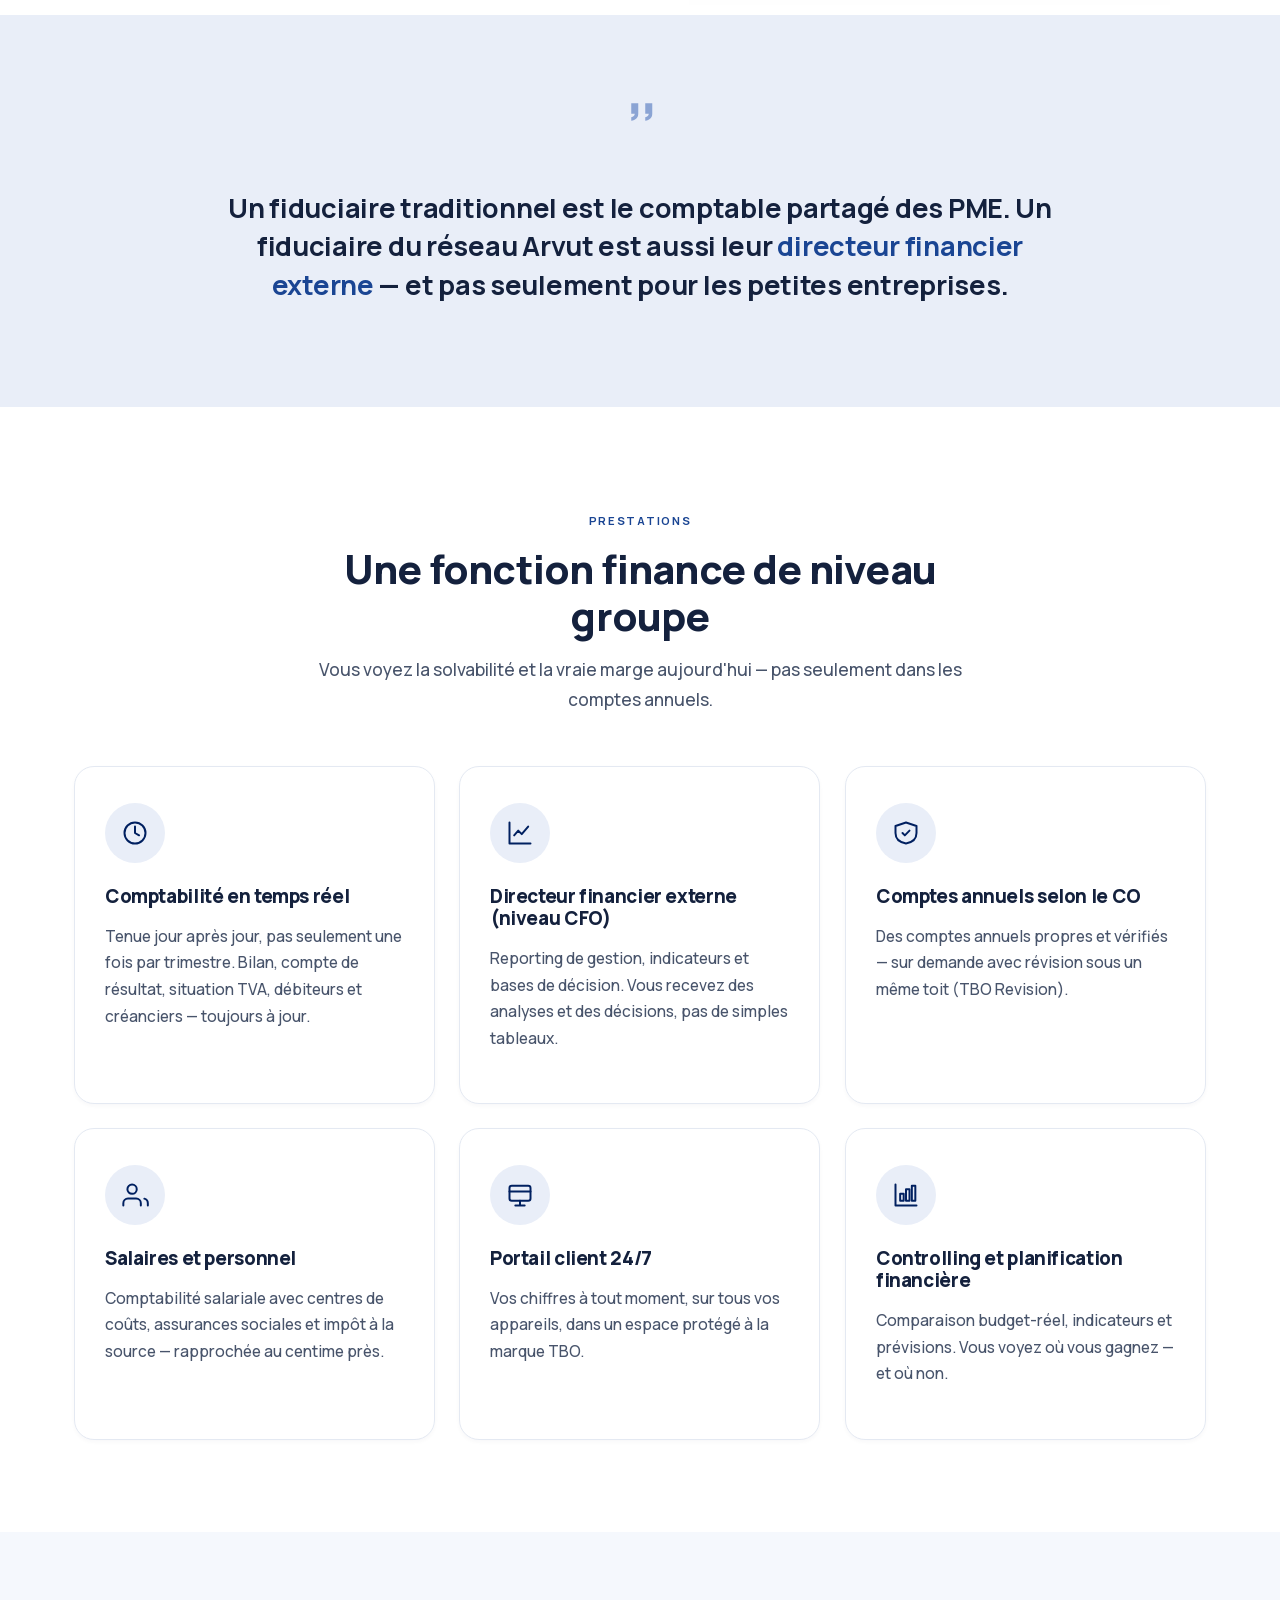
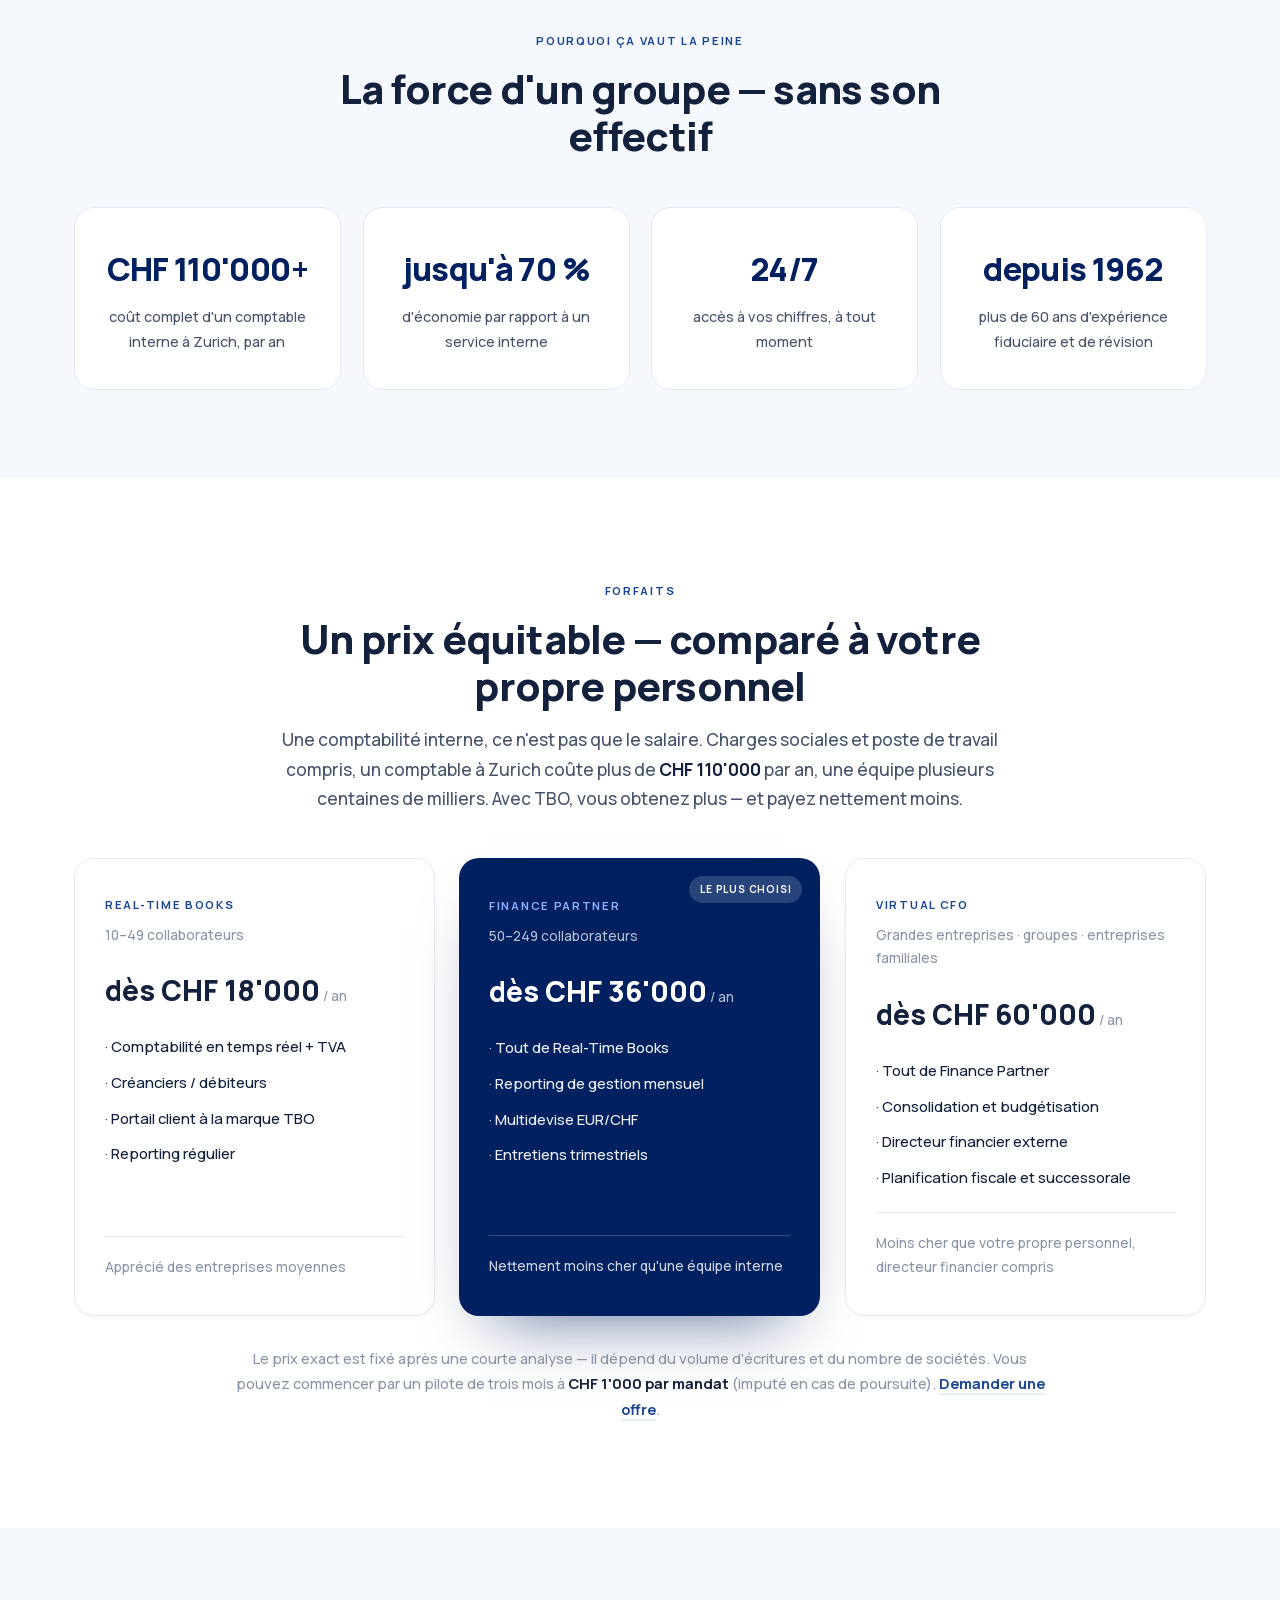
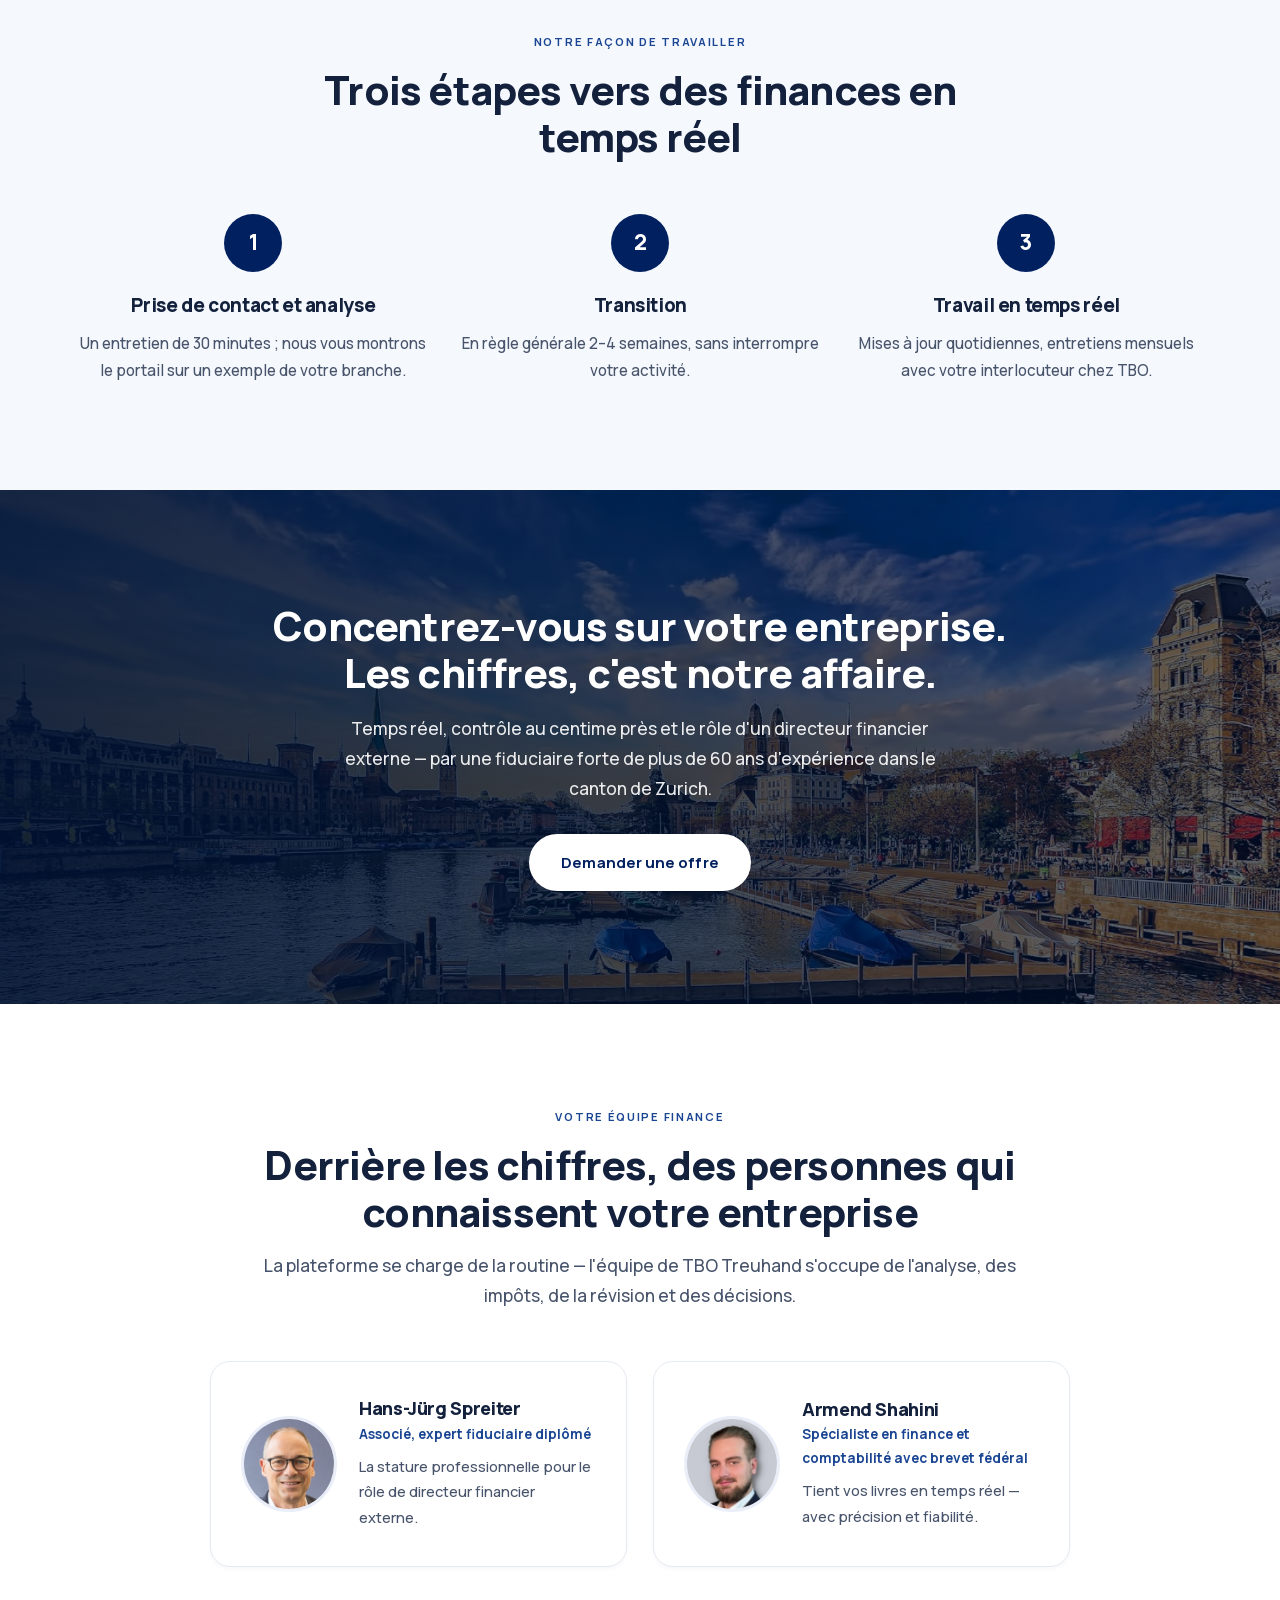
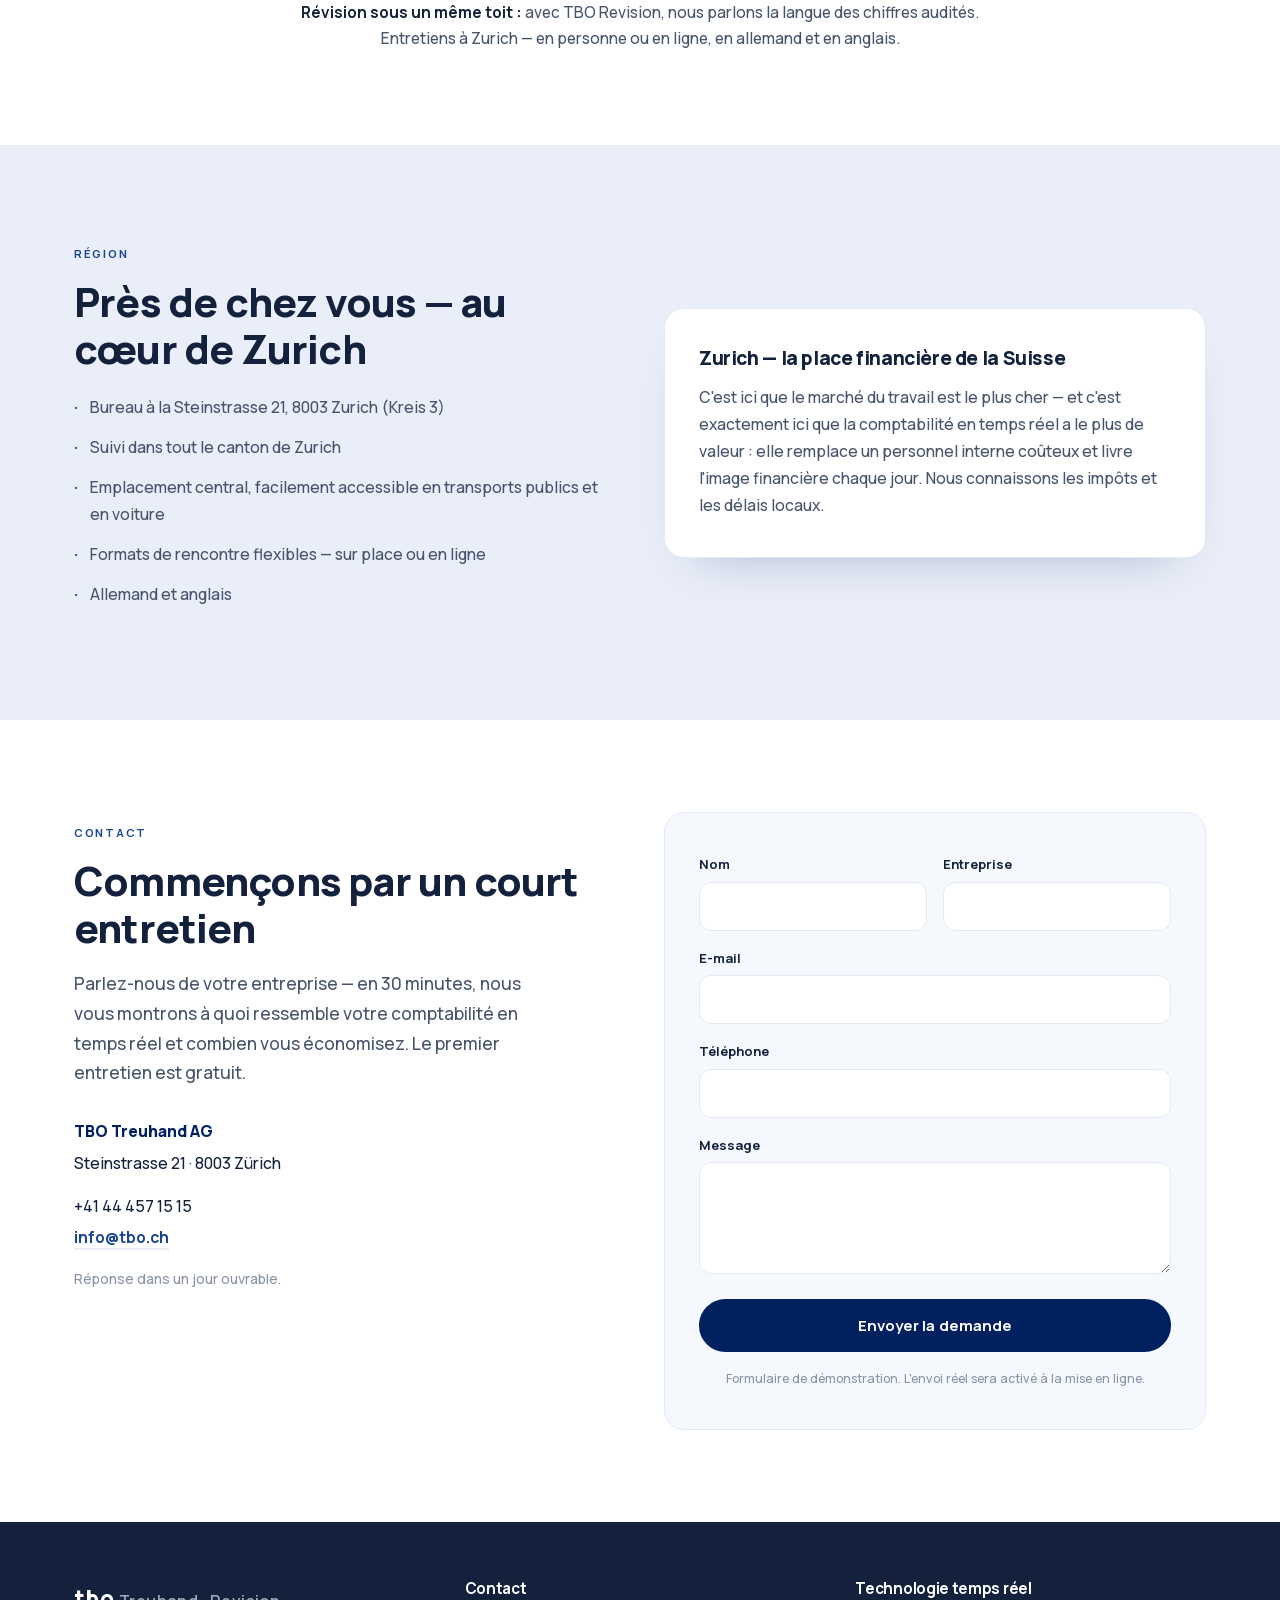
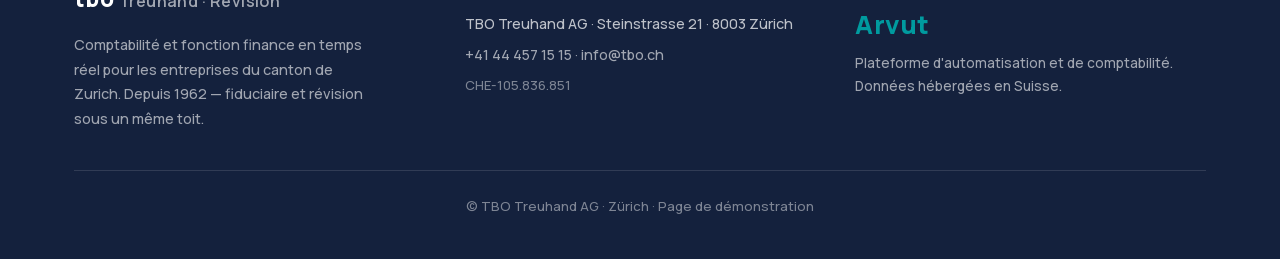
<file: fr/index.html>
<!DOCTYPE html>
<html lang="fr">
<head>
<meta charset="UTF-8">
<meta name="viewport" content="width=device-width, initial-scale=1.0">
<title>TBO Treuhand — Comptabilité et finances en temps réel pour les entreprises zurichoises</title>
<meta name="description" content="TBO Treuhand AG reprend votre comptabilité et le rôle de directeur financier externe : bilan, bénéfice et TVA ouverte chaque jour sur votre écran — pour bien moins cher qu'un service interne. Dans le canton de Zurich depuis 1962, fiduciaire et révision sous un même toit.">
<meta name="robots" content="noindex, nofollow">
<style>
@import url('../assets/fonts/fonts.css');
:root{
  --navy:#002060; --navy-2:#1A4593; --navy-3:#2f5bb0;
  --soft:#E9EEF8; --band:#F5F8FD; --ink:#14213d;
  --body:#48546b; --muted:#8a94a6; --line:#e4e9f2;
  --green:#009b9f; --radius:20px;
}
*{-webkit-font-smoothing:antialiased;box-sizing:border-box;}
html{scroll-behavior:smooth;}
a{text-decoration:none;color:inherit;}
img{display:block;max-width:100%;}
body{margin:0;font-family:'Manrope',-apple-system,Helvetica,Arial,sans-serif;color:var(--body);background:#fff;line-height:1.72;font-size:16.5px;font-weight:500;}
h1,h2,h3,h4{font-family:'Manrope',sans-serif;color:var(--ink);font-weight:800;line-height:1.18;margin:0;letter-spacing:-.02em;}
.wrap{max-width:1180px;margin:0 auto;padding:0 24px;}
.eyebrow{font-family:'Manrope',sans-serif;text-transform:uppercase;letter-spacing:.15em;font-weight:700;font-size:.71rem;color:var(--navy-2);}
.h-sec{font-size:clamp(1.75rem,3.5vw,2.5rem);}
.lead{font-size:1.08rem;color:var(--body);}
/* runde Pillen-Buttons — wie auf tbo.ch */
.btn{display:inline-block;font-family:'Manrope',sans-serif;font-weight:700;font-size:.94rem;letter-spacing:.005em;
  background:var(--navy);color:#fff;padding:14px 30px;border:2px solid var(--navy);border-radius:999px;cursor:pointer;transition:.22s;}
.btn:hover{background:var(--navy-2);border-color:var(--navy-2);transform:translateY(-1px);}
.btn-out{background:transparent;color:var(--navy);border:2px solid var(--navy);}
.btn-out:hover{background:var(--navy);color:#fff;}
.btn-light{background:#fff;color:var(--navy);border:2px solid #fff;}
.btn-light:hover{background:var(--soft);border-color:var(--soft);color:var(--navy);}
.nav-a{font-family:'Manrope',sans-serif;font-weight:600;font-size:.95rem;color:var(--ink);transition:color .2s;}
.nav-a:hover{color:var(--navy-2);}
.link-u{color:var(--navy-2);font-weight:700;border-bottom:2px solid var(--soft);}
.card{background:#fff;border:1px solid var(--line);border-radius:var(--radius);padding:36px 30px;transition:transform .28s,box-shadow .28s;box-shadow:0 2px 4px rgba(20,33,61,.03);}
.card:hover{transform:translateY(-6px);box-shadow:0 30px 60px -34px rgba(0,32,96,.4);}
.ico{width:60px;height:60px;border-radius:50%;background:var(--soft);color:var(--navy);display:flex;align-items:center;justify-content:center;margin-bottom:22px;}
.ico svg{width:28px;height:28px;}
.card h3{font-family:'Manrope';font-weight:800;font-size:1.18rem;color:var(--ink);margin-bottom:11px;}
.card p{font-size:.97rem;color:var(--body);}
input,textarea{font-family:inherit;width:100%;border:1px solid var(--line);border-radius:12px;padding:13px 15px;background:#fff;color:var(--ink);font-size:.96rem;transition:border-color .2s;}
input:focus,textarea:focus{outline:none;border-color:var(--navy-2);}
label{display:block;font-size:.82rem;font-weight:700;color:var(--ink);margin-bottom:6px;font-family:'Manrope';}
.reveal{opacity:0;transform:translateY(30px);transition:opacity .85s cubic-bezier(.16,1,.3,1),transform .85s cubic-bezier(.16,1,.3,1);will-change:opacity,transform;}
.reveal.in{opacity:1;transform:none;}
@media(prefers-reduced-motion:reduce){*{transition:none!important;animation:none!important;}.reveal{opacity:1;transform:none;}}
#toTop{position:fixed;right:22px;bottom:22px;z-index:60;width:46px;height:46px;background:var(--navy);color:#fff;border:none;border-radius:50%;cursor:pointer;display:flex;align-items:center;justify-content:center;box-shadow:0 12px 26px -12px rgba(0,32,96,.7);opacity:0;visibility:hidden;transform:translateY(12px);transition:.3s;}
#toTop.show{opacity:1;visibility:visible;transform:none;}
@media(max-width:900px){.hide-mob{display:none!important;}}
@media(max-width:820px){.g2{grid-template-columns:1fr!important;gap:40px!important;}}
@media(max-width:760px){.hero-card{margin:0 16px!important;max-width:none!important;padding:34px 26px!important;}}
.lang-switch{display:flex;align-items:center;gap:9px;margin-left:6px;}.lang-switch a.lang{font-family:'Manrope',sans-serif;font-size:12px;font-weight:700;letter-spacing:.08em;text-transform:uppercase;color:var(--muted);}.lang-switch a.lang:hover{color:var(--navy-2);}.lang-switch a.lang.on{color:var(--navy);}
</style>
</head>
<body>

<!-- ===== KOPFZEILE (Logo links, Menü rechts, navy Pille) — wie tbo.ch ===== -->
<header id="top" style="position:sticky;top:0;z-index:50;background:rgba(255,255,255,.94);backdrop-filter:saturate(180%) blur(10px);border-bottom:1px solid var(--line);">
  <div class="wrap" style="height:80px;display:flex;align-items:center;justify-content:space-between;gap:20px;">
    <a href="#top" aria-label="TBO Treuhand AG"><img src="../assets/img/logo-tbo.png?v=1" alt="TBO Treuhand AG" style="height:38px;width:auto;"></a>
    <nav class="hide-mob" style="display:flex;align-items:center;gap:30px;">
      <a href="#leistungen" class="nav-a">Prestations</a>
      <a href="#preise" class="nav-a">Forfaits</a>
      <a href="#ablauf" class="nav-a">Déroulement</a>
      <a href="#team" class="nav-a">Équipe</a>
      <a href="#region" class="nav-a">Région</a>
    </nav>
    <span class="lang-switch"><a href="../de/" class="lang">DE</a><a href="../fr/" class="lang on">FR</a><a href="../it/" class="lang">IT</a><a href="../en/" class="lang">EN</a></span>
    <a href="#kontakt" class="btn" style="padding:10px 22px;font-size:.86rem;">Demander une offre</a>
  </div>
</header>

<!-- ===== HERO (Vollbild-Foto + Milchglas-Karte links) — Signatur von tbo.ch ===== -->
<section style="position:relative;min-height:calc(100vh - 80px);display:flex;align-items:center;overflow:hidden;">
  <img src="../assets/img/hero.jpg?v=4" alt="Modernes Büro einer Treuhand- und Revisionsgesellschaft in Zürich mit Stadtblick" style="position:absolute;inset:0;width:100%;height:100%;object-fit:cover;object-position:56% 50%;">
  <div style="position:absolute;inset:0;background:linear-gradient(90deg,rgba(10,20,45,.42) 0%,rgba(10,20,45,.16) 44%,rgba(10,20,45,0) 70%);"></div>
  <div class="wrap" style="position:relative;width:100%;">
    <div class="hero-card reveal" style="max-width:560px;background:rgba(255,255,255,.86);backdrop-filter:blur(14px);border:1px solid rgba(255,255,255,.7);border-radius:24px;padding:44px 42px;box-shadow:0 40px 80px -40px rgba(0,32,96,.5);">
      <p class="eyebrow" style="margin-bottom:16px;">Bienvenue chez TBO Treuhand — désormais en temps réel</p>
      <h1 style="font-size:clamp(2.05rem,4vw,3.05rem);line-height:1.1;margin-bottom:20px;">Les finances de votre entreprise — <span style="color:var(--navy-2);">en temps réel</span></h1>
      <p style="font-size:1.12rem;color:var(--body);margin-bottom:30px;">TBO Treuhand reprend votre comptabilité et le rôle de directeur financier externe. Bilan, bénéfice et TVA ouverte — chaque jour sur votre écran, au lieu d'une fois par an dans les comptes annuels.</p>
      <div style="display:flex;flex-wrap:wrap;gap:13px;">
        <a href="#kontakt" class="btn">Demander une offre</a>
        <a href="#preise" class="btn btn-out">Voir les forfaits</a>
      </div>
      <p style="margin:28px 0 0;font-size:.86rem;color:var(--muted);border-top:1px solid var(--line);padding-top:18px;">Depuis 1962 — votre partenaire fiduciaire et de révision dans le canton de Zurich, désormais avec comptabilité et controlling en temps réel.</p>
    </div>
  </div>
</section>

<!-- ===== WAS SICH ÄNDERT (Heute vs. Mit TBO) ===== -->
<section style="padding:92px 0;background:#fff;">
  <div class="wrap">
    <div class="reveal" style="text-align:center;max-width:820px;margin:0 auto 50px;">
      <p class="eyebrow" style="margin-bottom:14px;">Ce qui change</p>
      <h2 class="h-sec">Vos chiffres une seule fois par an ?<br>C'est du passé.</h2>
    </div>
    <div class="g2" style="display:grid;grid-template-columns:1fr 1fr;gap:26px;align-items:stretch;">
      <div class="reveal" style="background:var(--band);border:1px solid var(--line);border-radius:var(--radius);padding:40px 36px;">
        <h3 style="font-size:1.22rem;margin-bottom:22px;color:var(--ink);">Aujourd'hui — comptabilité interne</h3>
        <ul style="list-style:none;padding:0;margin:0;display:flex;flex-direction:column;gap:15px;">
          <li style="display:flex;gap:12px;"><span style="color:var(--muted);font-weight:800;">—</span>1–3 comptables salariés à Zurich</li>
          <li style="display:flex;gap:12px;"><span style="color:var(--muted);font-weight:800;">—</span>Coût complet par collaborateur — dès <b style="color:var(--ink);">CHF&nbsp;110'000</b> par an</li>
          <li style="display:flex;gap:12px;"><span style="color:var(--muted);font-weight:800;">—</span>Vue financière une fois par trimestre ou par an</li>
          <li style="display:flex;gap:12px;"><span style="color:var(--muted);font-weight:800;">—</span>Risques de personnel : absences, rotation, vacances</li>
        </ul>
      </div>
      <div class="reveal" style="background:var(--navy);color:#fff;border-radius:var(--radius);padding:40px 36px;box-shadow:0 30px 60px -36px rgba(0,32,96,.6);">
        <h3 style="font-size:1.22rem;margin-bottom:22px;color:#fff;">Avec TBO Treuhand</h3>
        <ul style="list-style:none;padding:0;margin:0;display:flex;flex-direction:column;gap:15px;color:rgba(255,255,255,.92);">
          <li style="display:flex;gap:12px;"><svg width="20" height="20" viewBox="0 0 24 24" fill="none" stroke="#7fa8ff" stroke-width="2.6" stroke-linecap="round" stroke-linejoin="round" style="flex-shrink:0;margin-top:4px;"><path d="M5 12l4 4 10-10"/></svg>Bilan, bénéfice et TVA ouverte — chaque jour</li>
          <li style="display:flex;gap:12px;"><svg width="20" height="20" viewBox="0 0 24 24" fill="none" stroke="#7fa8ff" stroke-width="2.6" stroke-linecap="round" stroke-linejoin="round" style="flex-shrink:0;margin-top:4px;"><path d="M5 12l4 4 10-10"/></svg>Un directeur financier externe concentré sur les décisions</li>
          <li style="display:flex;gap:12px;"><svg width="20" height="20" viewBox="0 0 24 24" fill="none" stroke="#7fa8ff" stroke-width="2.6" stroke-linecap="round" stroke-linejoin="round" style="flex-shrink:0;margin-top:4px;"><path d="M5 12l4 4 10-10"/></svg>Nettement moins cher qu'un service interne</li>
          <li style="display:flex;gap:12px;"><svg width="20" height="20" viewBox="0 0 24 24" fill="none" stroke="#7fa8ff" stroke-width="2.6" stroke-linecap="round" stroke-linejoin="round" style="flex-shrink:0;margin-top:4px;"><path d="M5 12l4 4 10-10"/></svg>Évolutif — quel que soit le volume d'écritures, sans nouvelles embauches</li>
        </ul>
      </div>
    </div>
  </div>
</section>

<!-- ===== LEITSATZ (Positionierung — Kanon, wörtlich) ===== -->
<section style="padding:76px 0;background:var(--soft);">
  <div class="wrap reveal" style="max-width:900px;margin:0 auto;text-align:center;">
    <svg width="42" height="42" viewBox="0 0 24 24" fill="var(--navy-3)" style="opacity:.5;margin:0 auto 20px;"><path d="M7 7h4v6c0 2.2-1.5 3.7-4 4v-2c1.2-.3 2-1 2-2H7V7zm8 0h4v6c0 2.2-1.5 3.7-4 4v-2c1.2-.3 2-1 2-2h-2V7z"/></svg>
    <p style="font-family:'Manrope';font-weight:700;font-size:clamp(1.3rem,2.5vw,1.7rem);color:var(--ink);line-height:1.42;letter-spacing:-.01em;">
      Un fiduciaire traditionnel est le comptable partagé des PME. Un fiduciaire du réseau Arvut est aussi leur <span style="color:var(--navy-2);">directeur financier externe</span> — et pas seulement pour les petites entreprises.
    </p>
  </div>
</section>

<!-- ===== LEISTUNGEN ===== -->
<section id="leistungen" style="padding:92px 0;background:#fff;">
  <div class="wrap">
    <div class="reveal" style="text-align:center;max-width:680px;margin:0 auto 52px;">
      <p class="eyebrow" style="margin-bottom:14px;">Prestations</p>
      <h2 class="h-sec">Une fonction finance de niveau groupe</h2>
      <p class="lead" style="margin-top:16px;">Vous voyez la solvabilité et la vraie marge aujourd'hui — pas seulement dans les comptes annuels.</p>
    </div>
    <div style="display:grid;grid-template-columns:repeat(auto-fit,minmax(300px,1fr));gap:24px;">
      <div class="card reveal">
        <div class="ico"><svg viewBox="0 0 24 24" fill="none" stroke="currentColor" stroke-width="1.7" stroke-linecap="round" stroke-linejoin="round"><circle cx="12" cy="12" r="9"/><path d="M12 6.5v5.5l3.5 2"/></svg></div>
        <h3>Comptabilité en temps réel</h3>
        <p>Tenue jour après jour, pas seulement une fois par trimestre. Bilan, compte de résultat, situation TVA, débiteurs et créanciers — toujours à jour.</p>
      </div>
      <div class="card reveal">
        <div class="ico"><svg viewBox="0 0 24 24" fill="none" stroke="currentColor" stroke-width="1.7" stroke-linecap="round" stroke-linejoin="round"><path d="M3 3v18h18"/><path d="M7 14l3.5-4 3 3 5.5-6.5"/></svg></div>
        <h3>Directeur financier externe (niveau CFO)</h3>
        <p>Reporting de gestion, indicateurs et bases de décision. Vous recevez des analyses et des décisions, pas de simples tableaux.</p>
      </div>
      <div class="card reveal">
        <div class="ico"><svg viewBox="0 0 24 24" fill="none" stroke="currentColor" stroke-width="1.7" stroke-linecap="round" stroke-linejoin="round"><path d="M9 12l2 2 4-4"/><path d="M21 12c0 5-3.5 8-9 9-5.5-1-9-4-9-9V6l9-3 9 3z"/></svg></div>
        <h3>Comptes annuels selon le CO</h3>
        <p>Des comptes annuels propres et vérifiés — sur demande avec révision sous un même toit (TBO Revision).</p>
      </div>
      <div class="card reveal">
        <div class="ico"><svg viewBox="0 0 24 24" fill="none" stroke="currentColor" stroke-width="1.7" stroke-linecap="round" stroke-linejoin="round"><path d="M17 21v-2a4 4 0 0 0-4-4H6a4 4 0 0 0-4 4v2"/><circle cx="9.5" cy="7" r="4"/><path d="M23 21v-2a4 4 0 0 0-3-3.87"/></svg></div>
        <h3>Salaires et personnel</h3>
        <p>Comptabilité salariale avec centres de coûts, assurances sociales et impôt à la source — rapprochée au centime près.</p>
      </div>
      <div class="card reveal">
        <div class="ico"><svg viewBox="0 0 24 24" fill="none" stroke="currentColor" stroke-width="1.7" stroke-linecap="round" stroke-linejoin="round"><rect x="3" y="4" width="18" height="13" rx="2"/><path d="M3 9h18M8 21h8M12 17v4"/></svg></div>
        <h3>Portail client 24/7</h3>
        <p>Vos chiffres à tout moment, sur tous vos appareils, dans un espace protégé à la marque TBO.</p>
      </div>
      <div class="card reveal">
        <div class="ico"><svg viewBox="0 0 24 24" fill="none" stroke="currentColor" stroke-width="1.7" stroke-linecap="round" stroke-linejoin="round"><path d="M3 3v18h18"/><rect x="7" y="11" width="3" height="6"/><rect x="12" y="7" width="3" height="10"/><rect x="17" y="4" width="3" height="13"/></svg></div>
        <h3>Controlling et planification financière</h3>
        <p>Comparaison budget-réel, indicateurs et prévisions. Vous voyez où vous gagnez — et où non.</p>
      </div>
    </div>
  </div>
</section>

<!-- ===== DARUM LOHNT ES SICH (Kennzahlen) ===== -->
<section style="padding:88px 0;background:var(--band);">
  <div class="wrap">
    <div class="reveal" style="text-align:center;max-width:720px;margin:0 auto 48px;">
      <p class="eyebrow" style="margin-bottom:14px;">Pourquoi ça vaut la peine</p>
      <h2 class="h-sec">La force d'un groupe — sans son effectif</h2>
    </div>
    <div style="display:grid;grid-template-columns:repeat(auto-fit,minmax(210px,1fr));gap:22px;">
      <div class="reveal" style="background:#fff;border:1px solid var(--line);border-radius:var(--radius);padding:34px 26px;text-align:center;">
        <div style="font-family:'Manrope';font-weight:800;font-size:2rem;color:var(--navy);letter-spacing:-.02em;">CHF 110'000+</div>
        <div style="margin-top:8px;font-size:.9rem;color:var(--body);">coût complet d'un comptable interne à Zurich, par an</div>
      </div>
      <div class="reveal" style="background:#fff;border:1px solid var(--line);border-radius:var(--radius);padding:34px 26px;text-align:center;">
        <div style="font-family:'Manrope';font-weight:800;font-size:2rem;color:var(--navy);letter-spacing:-.02em;">jusqu'à 70 %</div>
        <div style="margin-top:8px;font-size:.9rem;color:var(--body);">d'économie par rapport à un service interne</div>
      </div>
      <div class="reveal" style="background:#fff;border:1px solid var(--line);border-radius:var(--radius);padding:34px 26px;text-align:center;">
        <div style="font-family:'Manrope';font-weight:800;font-size:2rem;color:var(--navy);letter-spacing:-.02em;">24/7</div>
        <div style="margin-top:8px;font-size:.9rem;color:var(--body);">accès à vos chiffres, à tout moment</div>
      </div>
      <div class="reveal" style="background:#fff;border:1px solid var(--line);border-radius:var(--radius);padding:34px 26px;text-align:center;">
        <div style="font-family:'Manrope';font-weight:800;font-size:2rem;color:var(--navy);letter-spacing:-.02em;">depuis 1962</div>
        <div style="margin-top:8px;font-size:.9rem;color:var(--body);">plus de 60 ans d'expérience fiduciaire et de révision</div>
      </div>
    </div>
  </div>
</section>

<!-- ===== PREISE ===== -->
<section id="preise" style="padding:92px 0;background:#fff;">
  <div class="wrap">
    <div class="reveal" style="text-align:center;max-width:720px;margin:0 auto 30px;">
      <p class="eyebrow" style="margin-bottom:14px;">Forfaits</p>
      <h2 class="h-sec">Un prix équitable — comparé à votre propre personnel</h2>
      <p class="lead" style="margin-top:16px;">Une comptabilité interne, ce n'est pas que le salaire. Charges sociales et poste de travail compris, un comptable à Zurich coûte plus de <b style="color:var(--ink);">CHF 110'000</b> par an, une équipe plusieurs centaines de milliers. Avec TBO, vous obtenez plus — et payez nettement moins.</p>
    </div>
    <div style="display:grid;grid-template-columns:repeat(auto-fit,minmax(280px,1fr));gap:24px;align-items:stretch;margin-top:44px;">
      <div class="reveal card" style="display:flex;flex-direction:column;">
        <span class="eyebrow">Real-Time Books</span>
        <p style="font-size:.86rem;margin:8px 0 0;color:var(--muted);">10–49 collaborateurs</p>
        <div style="margin:20px 0;"><span style="font-family:'Manrope';font-weight:800;font-size:1.75rem;color:var(--ink);">dès CHF 18'000</span><span style="font-size:.85rem;color:var(--muted);"> / an</span></div>
        <ul style="list-style:none;padding:0;margin:0;flex:1;display:flex;flex-direction:column;gap:10px;font-size:.93rem;color:var(--ink);">
          <li>· Comptabilité en temps réel + TVA</li><li>· Créanciers / débiteurs</li><li>· Portail client à la marque TBO</li><li>· Reporting régulier</li>
        </ul>
        <p style="margin:22px 0 0;padding-top:18px;border-top:1px solid var(--line);font-size:.86rem;color:var(--muted);">Apprécié des entreprises moyennes</p>
      </div>
      <div class="reveal" style="background:var(--navy);color:#fff;border-radius:var(--radius);padding:38px 30px;display:flex;flex-direction:column;position:relative;box-shadow:0 34px 64px -34px rgba(0,32,96,.65);">
        <span style="position:absolute;top:18px;right:18px;font-family:'Manrope';font-weight:700;font-size:.62rem;letter-spacing:.08em;text-transform:uppercase;background:rgba(255,255,255,.16);color:#fff;padding:5px 11px;border-radius:999px;">Le plus choisi</span>
        <span class="eyebrow" style="color:#8fb0ff;">Finance Partner</span>
        <p style="font-size:.86rem;margin:8px 0 0;color:rgba(255,255,255,.7);">50–249 collaborateurs</p>
        <div style="margin:20px 0;"><span style="font-family:'Manrope';font-weight:800;font-size:1.75rem;color:#fff;">dès CHF 36'000</span><span style="font-size:.85rem;color:rgba(255,255,255,.7);"> / an</span></div>
        <ul style="list-style:none;padding:0;margin:0;flex:1;display:flex;flex-direction:column;gap:10px;font-size:.93rem;color:rgba(255,255,255,.92);">
          <li>· Tout de Real-Time Books</li><li>· Reporting de gestion mensuel</li><li>· Multidevise EUR/CHF</li><li>· Entretiens trimestriels</li>
        </ul>
        <p style="margin:22px 0 0;padding-top:18px;border-top:1px solid rgba(255,255,255,.2);font-size:.86rem;color:rgba(255,255,255,.8);">Nettement moins cher qu'une équipe interne</p>
      </div>
      <div class="reveal card" style="display:flex;flex-direction:column;">
        <span class="eyebrow">Virtual CFO</span>
        <p style="font-size:.86rem;margin:8px 0 0;color:var(--muted);">Grandes entreprises · groupes · entreprises familiales</p>
        <div style="margin:20px 0;"><span style="font-family:'Manrope';font-weight:800;font-size:1.75rem;color:var(--ink);">dès CHF 60'000</span><span style="font-size:.85rem;color:var(--muted);"> / an</span></div>
        <ul style="list-style:none;padding:0;margin:0;flex:1;display:flex;flex-direction:column;gap:10px;font-size:.93rem;color:var(--ink);">
          <li>· Tout de Finance Partner</li><li>· Consolidation et budgétisation</li><li>· Directeur financier externe</li><li>· Planification fiscale et successorale</li>
        </ul>
        <p style="margin:22px 0 0;padding-top:18px;border-top:1px solid var(--line);font-size:.86rem;color:var(--muted);">Moins cher que votre propre personnel, directeur financier compris</p>
      </div>
    </div>
    <p class="reveal" style="text-align:center;font-size:.92rem;color:var(--muted);margin-top:30px;max-width:820px;margin-left:auto;margin-right:auto;">Le prix exact est fixé après une courte analyse — il dépend du volume d'écritures et du nombre de sociétés. Vous pouvez commencer par un pilote de trois mois à <b style="color:var(--ink);">CHF 1'000 par mandat</b> (imputé en cas de poursuite). <a href="#kontakt" class="link-u">Demander une offre</a>.</p>
  </div>
</section>

<!-- ===== ARBEITSWEISE ===== -->
<section id="ablauf" style="padding:92px 0;background:var(--band);">
  <div class="wrap">
    <div class="reveal" style="text-align:center;max-width:680px;margin:0 auto 54px;">
      <p class="eyebrow" style="margin-bottom:14px;">Notre façon de travailler</p>
      <h2 class="h-sec">Trois étapes vers des finances en temps réel</h2>
    </div>
    <div style="display:grid;grid-template-columns:repeat(auto-fit,minmax(270px,1fr));gap:28px;">
      <div class="reveal" style="text-align:center;"><div style="width:58px;height:58px;background:var(--navy);color:#fff;border-radius:50%;font-family:'Manrope';font-weight:800;font-size:1.3rem;display:flex;align-items:center;justify-content:center;margin:0 auto 22px;">1</div><h3 style="font-size:1.18rem;margin-bottom:11px;">Prise de contact et analyse</h3><p style="font-size:.95rem;">Un entretien de 30 minutes ; nous vous montrons le portail sur un exemple de votre branche.</p></div>
      <div class="reveal" style="text-align:center;"><div style="width:58px;height:58px;background:var(--navy);color:#fff;border-radius:50%;font-family:'Manrope';font-weight:800;font-size:1.3rem;display:flex;align-items:center;justify-content:center;margin:0 auto 22px;">2</div><h3 style="font-size:1.18rem;margin-bottom:11px;">Transition</h3><p style="font-size:.95rem;">En règle générale 2–4 semaines, sans interrompre votre activité.</p></div>
      <div class="reveal" style="text-align:center;"><div style="width:58px;height:58px;background:var(--navy);color:#fff;border-radius:50%;font-family:'Manrope';font-weight:800;font-size:1.3rem;display:flex;align-items:center;justify-content:center;margin:0 auto 22px;">3</div><h3 style="font-size:1.18rem;margin-bottom:11px;">Travail en temps réel</h3><p style="font-size:.95rem;">Mises à jour quotidiennes, entretiens mensuels avec votre interlocuteur chez TBO.</p></div>
    </div>
  </div>
</section>

<!-- ===== AKZENT-BANNER (abgedunkeltes Zürich-Foto) ===== -->
<section style="position:relative;padding:112px 0;overflow:hidden;">
  <img src="../assets/img/zurich.jpg?v=1" alt="Zürich — Limmat und Altstadt" style="position:absolute;inset:0;width:100%;height:100%;object-fit:cover;object-position:50% 46%;">
  <div style="position:absolute;inset:0;background:linear-gradient(90deg,rgba(0,18,52,.9),rgba(0,18,52,.58));"></div>
  <div class="wrap reveal" style="position:relative;text-align:center;max-width:800px;">
    <h2 style="color:#fff;font-size:clamp(1.75rem,3.6vw,2.5rem);margin-bottom:18px;">Concentrez-vous sur votre entreprise.<br>Les chiffres, c'est notre affaire.</h2>
    <p style="color:rgba(255,255,255,.9);font-size:1.08rem;max-width:640px;margin:0 auto 30px;">Temps réel, contrôle au centime près et le rôle d'un directeur financier externe — par une fiduciaire forte de plus de 60 ans d'expérience dans le canton de Zurich.</p>
    <a href="#kontakt" class="btn btn-light">Demander une offre</a>
  </div>
</section>

<!-- ===== IHR FINANZTEAM ===== -->
<section id="team" style="padding:92px 0;background:#fff;">
  <div class="wrap">
    <div class="reveal" style="text-align:center;max-width:760px;margin:0 auto 50px;">
      <p class="eyebrow" style="margin-bottom:14px;">Votre équipe finance</p>
      <h2 class="h-sec">Derrière les chiffres, des personnes qui connaissent votre entreprise</h2>
      <p class="lead" style="margin-top:16px;">La plateforme se charge de la routine — l'équipe de TBO Treuhand s'occupe de l'analyse, des impôts, de la révision et des décisions.</p>
    </div>
    <div class="g2" style="display:grid;grid-template-columns:1fr 1fr;gap:26px;max-width:860px;margin:0 auto;">
      <div class="reveal card" style="display:flex;gap:22px;align-items:center;">
        <img src="../assets/img/spreiter.png?v=1" alt="Hans-Jürg Spreiter" style="width:96px;height:96px;border-radius:50%;object-fit:cover;flex-shrink:0;border:3px solid var(--soft);">
        <div>
          <h3 style="font-size:1.14rem;margin-bottom:3px;">Hans-Jürg Spreiter</h3>
          <p style="margin:0 0 8px;font-size:.85rem;font-weight:700;color:var(--navy-2);font-family:'Manrope';">Associé, expert fiduciaire diplômé</p>
          <p style="margin:0;font-size:.92rem;">La stature professionnelle pour le rôle de directeur financier externe.</p>
        </div>
      </div>
      <div class="reveal card" style="display:flex;gap:22px;align-items:center;">
        <img src="../assets/img/shahini.png?v=1" alt="Armend Shahini" style="width:96px;height:96px;border-radius:50%;object-fit:cover;flex-shrink:0;border:3px solid var(--soft);">
        <div>
          <h3 style="font-size:1.14rem;margin-bottom:3px;">Armend Shahini</h3>
          <p style="margin:0 0 8px;font-size:.85rem;font-weight:700;color:var(--navy-2);font-family:'Manrope';">Spécialiste en finance et comptabilité avec brevet fédéral</p>
          <p style="margin:0;font-size:.92rem;">Tient vos livres en temps réel — avec précision et fiabilité.</p>
        </div>
      </div>
    </div>
    <p class="reveal" style="text-align:center;max-width:680px;margin:34px auto 0;font-size:.96rem;color:var(--body);"><b style="color:var(--ink);">Révision sous un même toit :</b> avec TBO Revision, nous parlons la langue des chiffres audités. Entretiens à Zurich — en personne ou en ligne, en allemand et en anglais.</p>
  </div>
</section>

<!-- ===== REGION ===== -->
<section id="region" style="padding:88px 0;background:var(--soft);">
  <div class="wrap g2" style="display:grid;grid-template-columns:1fr 1fr;gap:48px;align-items:center;">
    <div class="reveal">
      <p class="eyebrow" style="margin-bottom:14px;">Région</p>
      <h2 class="h-sec" style="margin-bottom:22px;">Près de chez vous — au cœur de Zurich</h2>
      <ul style="list-style:none;padding:0;margin:0 0 24px;display:flex;flex-direction:column;gap:13px;font-size:.98rem;">
        <li style="display:flex;gap:12px;"><span style="color:var(--navy-2);font-weight:800;">·</span>Bureau à la Steinstrasse 21, 8003 Zurich (Kreis 3)</li>
        <li style="display:flex;gap:12px;"><span style="color:var(--navy-2);font-weight:800;">·</span>Suivi dans tout le canton de Zurich</li>
        <li style="display:flex;gap:12px;"><span style="color:var(--navy-2);font-weight:800;">·</span>Emplacement central, facilement accessible en transports publics et en voiture</li>
        <li style="display:flex;gap:12px;"><span style="color:var(--navy-2);font-weight:800;">·</span>Formats de rencontre flexibles — sur place ou en ligne</li>
        <li style="display:flex;gap:12px;"><span style="color:var(--navy-2);font-weight:800;">·</span>Allemand et anglais</li>
      </ul>
    </div>
    <div class="reveal" style="background:#fff;border:1px solid var(--line);border-radius:var(--radius);padding:38px 34px;box-shadow:0 24px 50px -34px rgba(0,32,96,.35);">
      <h3 style="font-size:1.2rem;margin-bottom:14px;">Zurich — la place financière de la Suisse</h3>
      <p style="font-size:.98rem;color:var(--body);margin:0;">C'est ici que le marché du travail est le plus cher — et c'est exactement ici que la comptabilité en temps réel a le plus de valeur : elle remplace un personnel interne coûteux et livre l'image financière chaque jour. Nous connaissons les impôts et les délais locaux.</p>
    </div>
  </div>
</section>

<!-- ===== KONTAKT ===== -->
<section id="kontakt" style="padding:92px 0;background:#fff;">
  <div class="wrap g2" style="display:grid;grid-template-columns:1fr 1fr;gap:48px;">
    <div class="reveal">
      <p class="eyebrow" style="margin-bottom:14px;">Contact</p>
      <h2 class="h-sec" style="margin-bottom:18px;">Commençons par un court entretien</h2>
      <p class="lead" style="max-width:460px;margin-bottom:30px;">Parlez-nous de votre entreprise — en 30 minutes, nous vous montrons à quoi ressemble votre comptabilité en temps réel et combien vous économisez. Le premier entretien est gratuit.</p>
      <div style="display:flex;flex-direction:column;gap:16px;font-size:.98rem;">
        <div>
          <div style="font-family:'Manrope';font-weight:800;color:var(--navy);margin-bottom:5px;">TBO Treuhand AG</div>
          <p style="color:var(--ink);margin:0;">Steinstrasse 21 · 8003 Zürich</p>
        </div>
        <div style="color:var(--ink);">
          <p style="margin:0 0 4px;">+41 44 457 15 15</p>
          <p style="margin:0;"><a href="mailto:info@tbo.ch" class="link-u">info@tbo.ch</a></p>
        </div>
        <div style="font-size:.88rem;color:var(--muted);">Réponse dans un jour ouvrable.</div>
      </div>
    </div>
    <div class="reveal" style="background:var(--band);border:1px solid var(--line);border-radius:var(--radius);padding:40px 34px;">
      <form onsubmit="return false" style="display:flex;flex-direction:column;gap:16px;">
        <div style="display:grid;grid-template-columns:1fr 1fr;gap:16px;">
          <div><label>Nom</label><input type="text"></div>
          <div><label>Entreprise</label><input type="text"></div>
        </div>
        <div><label>E-mail</label><input type="email"></div>
        <div><label>Téléphone</label><input type="tel"></div>
        <div><label>Message</label><textarea rows="4"></textarea></div>
        <button class="btn" style="width:100%;">Envoyer la demande</button>
        <p style="text-align:center;font-size:.78rem;color:var(--muted);margin:0;">Formulaire de démonstration. L'envoi réel sera activé à la mise en ligne.</p>
      </form>
    </div>
  </div>
</section>

<!-- ===== FUSSZEILE ===== -->
<footer style="background:var(--ink);color:rgba(255,255,255,.72);padding:58px 0 28px;">
  <div class="wrap">
    <div style="display:grid;grid-template-columns:repeat(auto-fit,minmax(220px,1fr));gap:40px;padding-bottom:38px;border-bottom:1px solid rgba(255,255,255,.12);">
      <div>
        <div style="font-family:'Manrope';font-weight:800;font-size:1.4rem;color:#fff;margin-bottom:14px;letter-spacing:.02em;">tbo <span style="font-weight:600;color:rgba(255,255,255,.6);font-size:1rem;">Treuhand · Revision</span></div>
        <p style="font-size:.9rem;color:rgba(255,255,255,.6);max-width:290px;margin:0;">Comptabilité et fonction finance en temps réel pour les entreprises du canton de Zurich. Depuis 1962 — fiduciaire et révision sous un même toit.</p>
      </div>
      <div style="font-size:.9rem;">
        <h4 style="font-family:'Manrope';font-weight:700;color:#fff;font-size:.95rem;margin-bottom:14px;">Contact</h4>
        <p style="margin:0 0 6px;">TBO Treuhand AG · Steinstrasse 21 · 8003 Zürich</p>
        <p style="margin:0 0 6px;color:rgba(255,255,255,.6);">+41 44 457 15 15 · info@tbo.ch</p>
        <p style="margin:0;color:rgba(255,255,255,.45);font-size:.82rem;">CHE-105.836.851</p>
      </div>
      <div>
        <h4 style="font-family:'Manrope';font-weight:700;color:#fff;font-size:.95rem;margin-bottom:14px;">Technologie temps réel</h4>
        <a href="https://arvut.ch" target="_blank" rel="noopener" style="font-family:'Manrope';color:var(--green);font-weight:800;font-size:1.6rem;letter-spacing:.01em;display:inline-block;line-height:1;">Arvut</a>
        <p style="font-size:.86rem;color:rgba(255,255,255,.6);margin-top:8px;">Plateforme d'automatisation et de comptabilité.<br>Données hébergées en Suisse.</p>
      </div>
    </div>
    <p style="text-align:center;font-size:.83rem;color:rgba(255,255,255,.45);margin-top:24px;">© TBO Treuhand AG · Zürich · Page de démonstration</p>
  </div>
</footer>

<button id="toTop" aria-label="Nach oben"><svg width="20" height="20" viewBox="0 0 24 24" fill="none" stroke="currentColor" stroke-width="2.4" stroke-linecap="round" stroke-linejoin="round"><path d="M12 19V5M5 12l7-7 7 7"/></svg></button>

<script>
addEventListener('scroll',()=>{document.getElementById('toTop').classList.toggle('show',scrollY>600);},{passive:true});
if('IntersectionObserver' in window){
  const io=new IntersectionObserver((es)=>{es.forEach(e=>{if(!e.isIntersecting)return;const el=e.target;const sibs=[...el.parentElement.children].filter(c=>c.classList.contains('reveal'));const idx=Math.max(0,sibs.indexOf(el));el.style.transitionDelay=(idx*0.08)+'s';el.classList.add('in');io.unobserve(el);setTimeout(()=>{el.style.transitionDelay='';},900+idx*80);})},{threshold:.12});
  document.querySelectorAll('.reveal').forEach(el=>io.observe(el));
  addEventListener('load',()=>setTimeout(()=>document.querySelectorAll('.reveal:not(.in)').forEach(el=>{if(el.getBoundingClientRect().top<innerHeight)el.classList.add('in');}),2200));
}else{document.querySelectorAll('.reveal').forEach(el=>el.classList.add('in'));}
document.querySelectorAll('a[href="#top"]').forEach(a=>a.addEventListener('click',e=>{e.preventDefault();window.scrollTo({top:0,behavior:'smooth'});}));
document.getElementById('toTop').addEventListener('click',()=>window.scrollTo({top:0,behavior:'smooth'}));
</script>
</body>
</html>
</file>
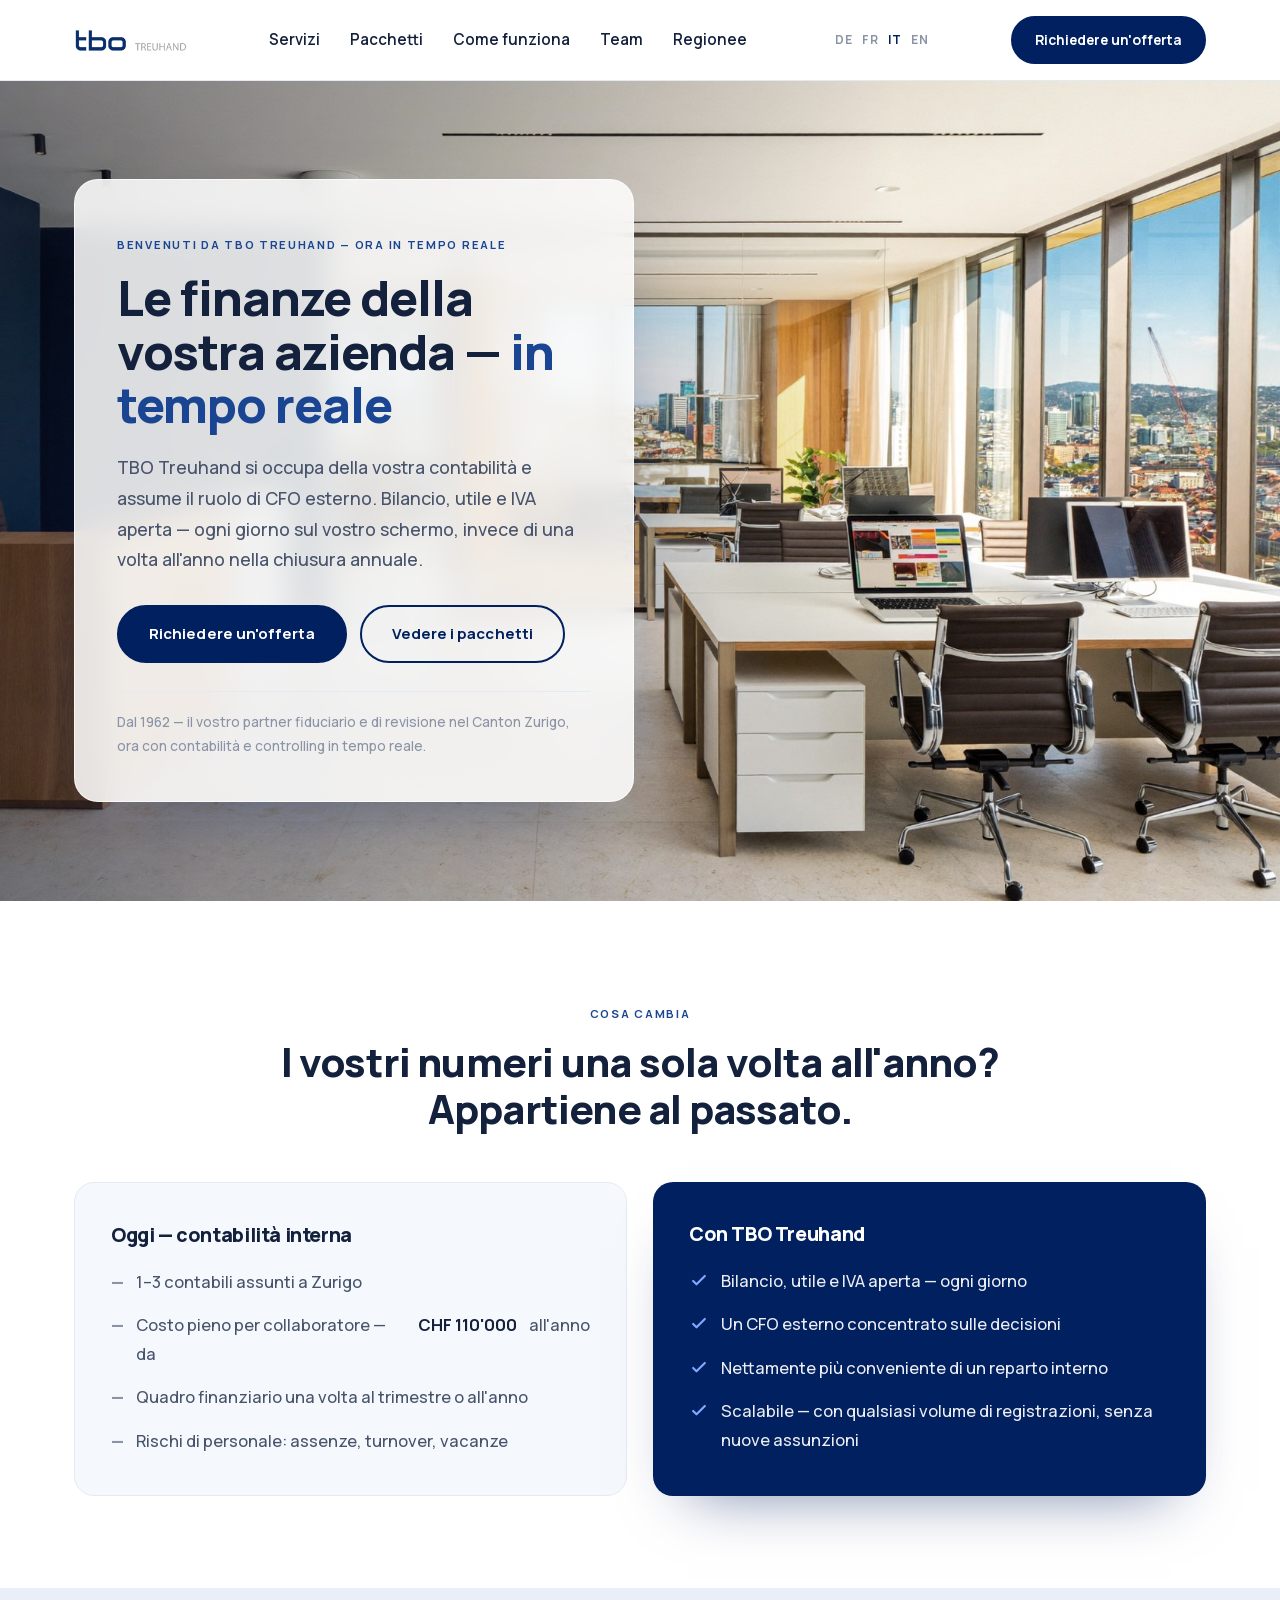
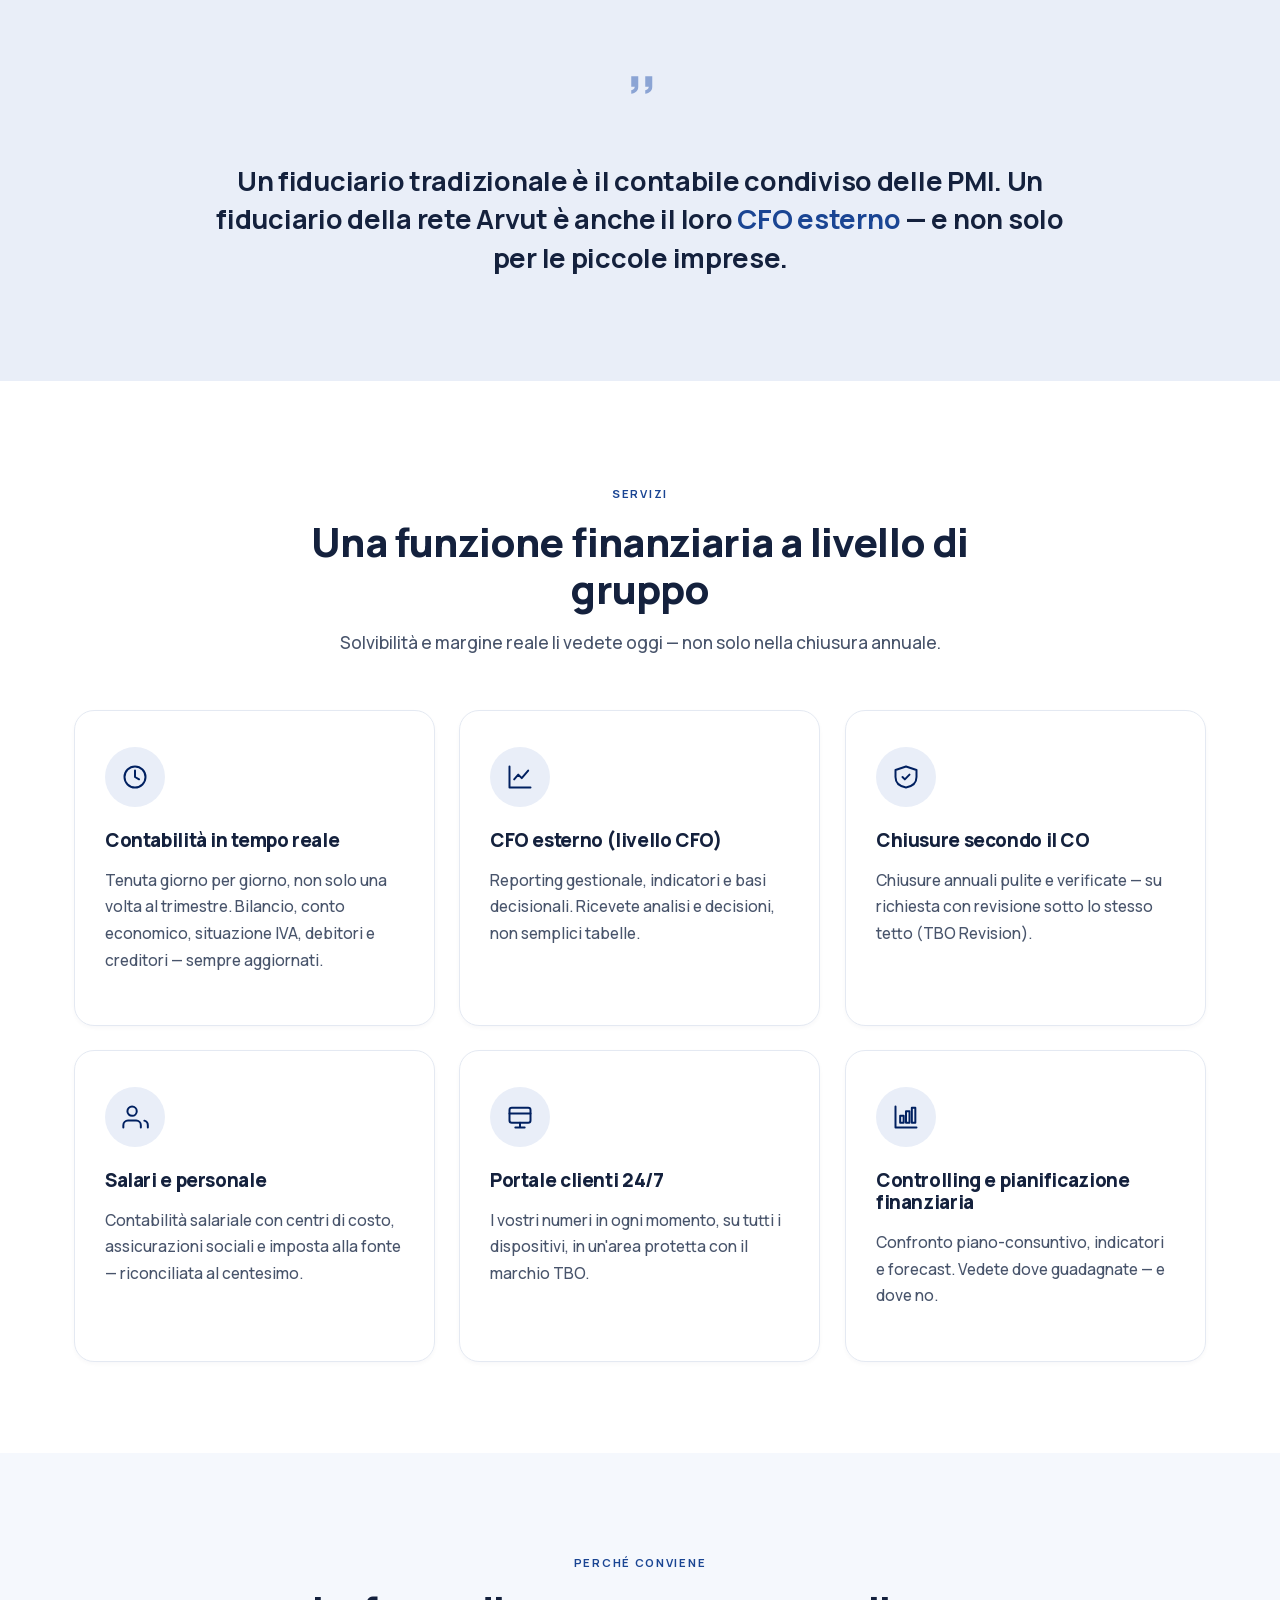
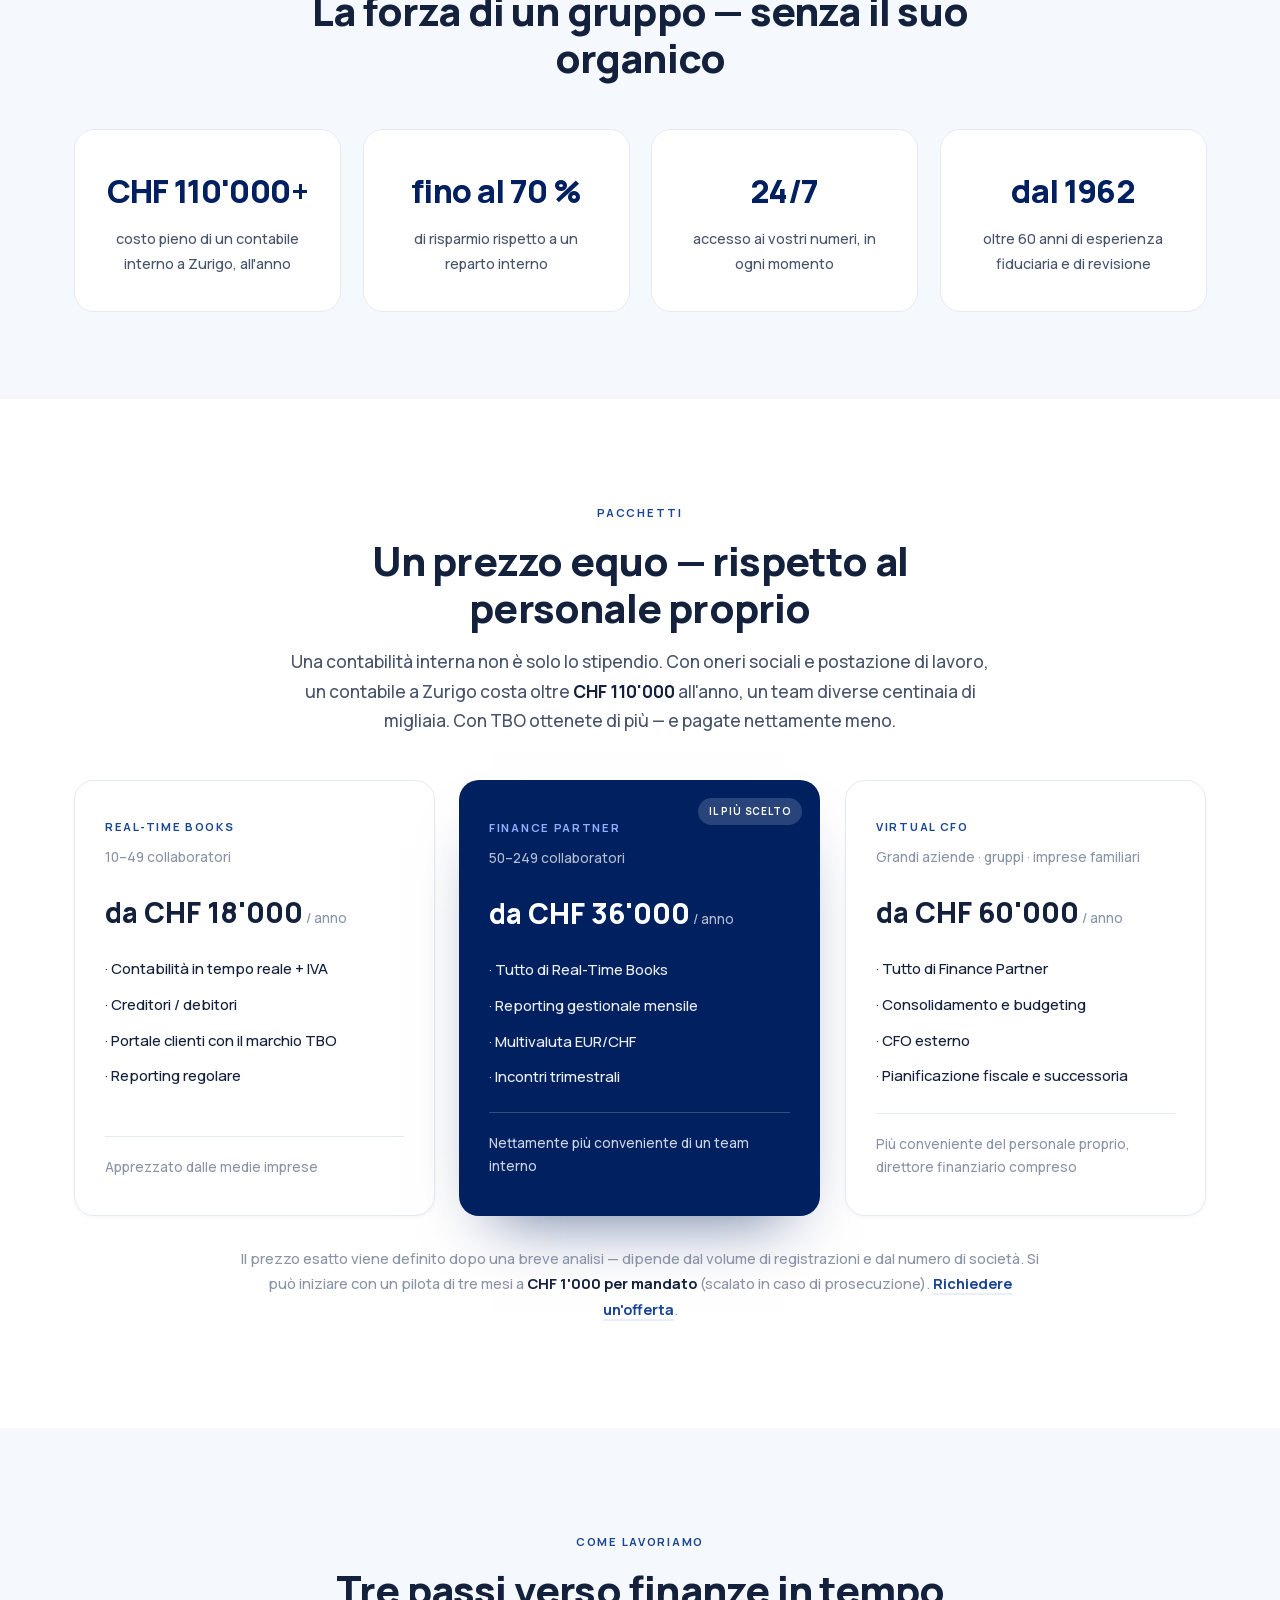
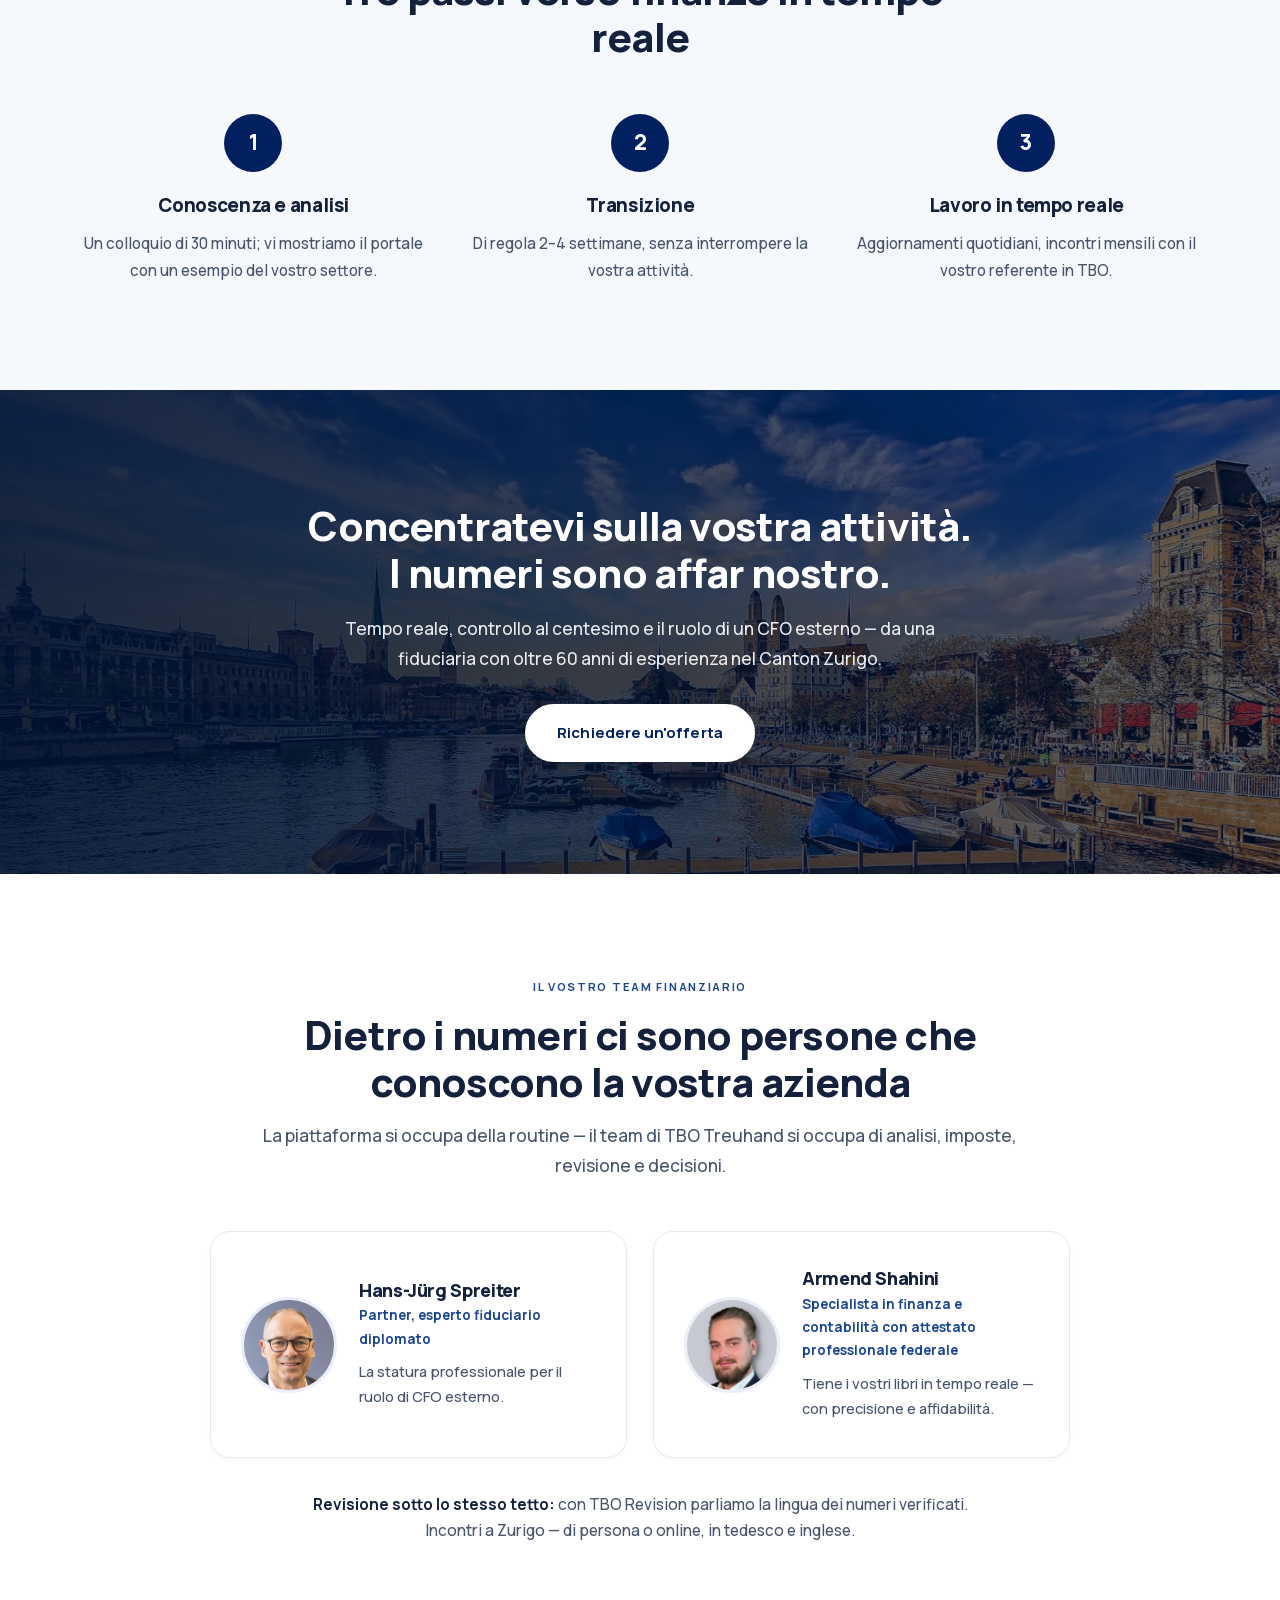
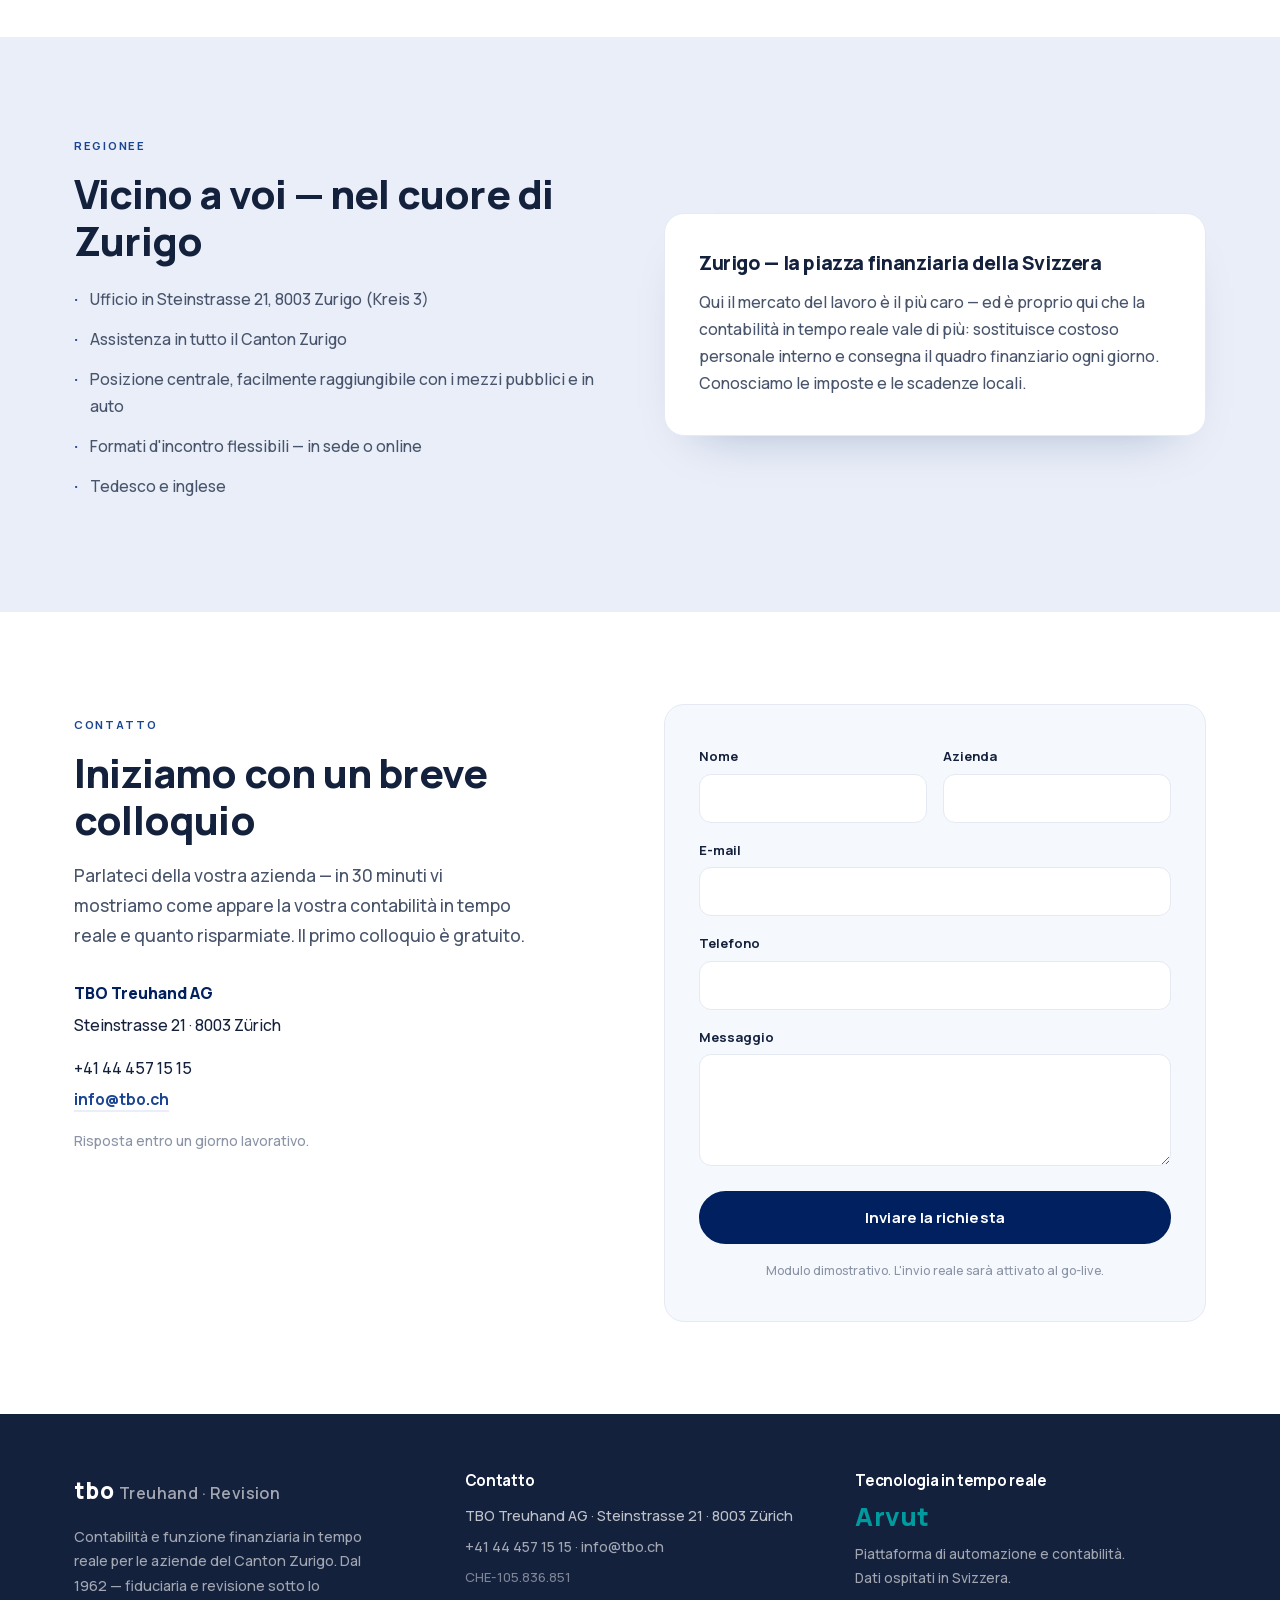
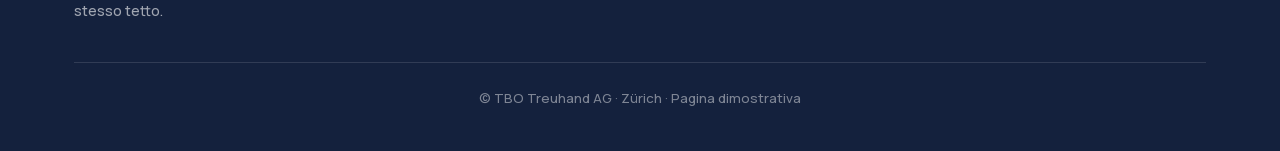
<file: it/index.html>
<!DOCTYPE html>
<html lang="it">
<head>
<meta charset="UTF-8">
<meta name="viewport" content="width=device-width, initial-scale=1.0">
<title>TBO Treuhand — Contabilità e finanze in tempo reale per le aziende di Zurigo</title>
<meta name="description" content="TBO Treuhand AG si occupa della vostra contabilità e assume il ruolo di CFO esterno: bilancio, utile e IVA aperta ogni giorno sul vostro schermo — a un costo nettamente inferiore a un reparto interno. Nel Canton Zurigo dal 1962, fiduciaria e revisione sotto lo stesso tetto.">
<meta name="robots" content="noindex, nofollow">
<style>
@import url('../assets/fonts/fonts.css');
:root{
  --navy:#002060; --navy-2:#1A4593; --navy-3:#2f5bb0;
  --soft:#E9EEF8; --band:#F5F8FD; --ink:#14213d;
  --body:#48546b; --muted:#8a94a6; --line:#e4e9f2;
  --green:#009b9f; --radius:20px;
}
*{-webkit-font-smoothing:antialiased;box-sizing:border-box;}
html{scroll-behavior:smooth;}
a{text-decoration:none;color:inherit;}
img{display:block;max-width:100%;}
body{margin:0;font-family:'Manrope',-apple-system,Helvetica,Arial,sans-serif;color:var(--body);background:#fff;line-height:1.72;font-size:16.5px;font-weight:500;}
h1,h2,h3,h4{font-family:'Manrope',sans-serif;color:var(--ink);font-weight:800;line-height:1.18;margin:0;letter-spacing:-.02em;}
.wrap{max-width:1180px;margin:0 auto;padding:0 24px;}
.eyebrow{font-family:'Manrope',sans-serif;text-transform:uppercase;letter-spacing:.15em;font-weight:700;font-size:.71rem;color:var(--navy-2);}
.h-sec{font-size:clamp(1.75rem,3.5vw,2.5rem);}
.lead{font-size:1.08rem;color:var(--body);}
/* runde Pillen-Buttons — wie auf tbo.ch */
.btn{display:inline-block;font-family:'Manrope',sans-serif;font-weight:700;font-size:.94rem;letter-spacing:.005em;
  background:var(--navy);color:#fff;padding:14px 30px;border:2px solid var(--navy);border-radius:999px;cursor:pointer;transition:.22s;}
.btn:hover{background:var(--navy-2);border-color:var(--navy-2);transform:translateY(-1px);}
.btn-out{background:transparent;color:var(--navy);border:2px solid var(--navy);}
.btn-out:hover{background:var(--navy);color:#fff;}
.btn-light{background:#fff;color:var(--navy);border:2px solid #fff;}
.btn-light:hover{background:var(--soft);border-color:var(--soft);color:var(--navy);}
.nav-a{font-family:'Manrope',sans-serif;font-weight:600;font-size:.95rem;color:var(--ink);transition:color .2s;}
.nav-a:hover{color:var(--navy-2);}
.link-u{color:var(--navy-2);font-weight:700;border-bottom:2px solid var(--soft);}
.card{background:#fff;border:1px solid var(--line);border-radius:var(--radius);padding:36px 30px;transition:transform .28s,box-shadow .28s;box-shadow:0 2px 4px rgba(20,33,61,.03);}
.card:hover{transform:translateY(-6px);box-shadow:0 30px 60px -34px rgba(0,32,96,.4);}
.ico{width:60px;height:60px;border-radius:50%;background:var(--soft);color:var(--navy);display:flex;align-items:center;justify-content:center;margin-bottom:22px;}
.ico svg{width:28px;height:28px;}
.card h3{font-family:'Manrope';font-weight:800;font-size:1.18rem;color:var(--ink);margin-bottom:11px;}
.card p{font-size:.97rem;color:var(--body);}
input,textarea{font-family:inherit;width:100%;border:1px solid var(--line);border-radius:12px;padding:13px 15px;background:#fff;color:var(--ink);font-size:.96rem;transition:border-color .2s;}
input:focus,textarea:focus{outline:none;border-color:var(--navy-2);}
label{display:block;font-size:.82rem;font-weight:700;color:var(--ink);margin-bottom:6px;font-family:'Manrope';}
.reveal{opacity:0;transform:translateY(30px);transition:opacity .85s cubic-bezier(.16,1,.3,1),transform .85s cubic-bezier(.16,1,.3,1);will-change:opacity,transform;}
.reveal.in{opacity:1;transform:none;}
@media(prefers-reduced-motion:reduce){*{transition:none!important;animation:none!important;}.reveal{opacity:1;transform:none;}}
#toTop{position:fixed;right:22px;bottom:22px;z-index:60;width:46px;height:46px;background:var(--navy);color:#fff;border:none;border-radius:50%;cursor:pointer;display:flex;align-items:center;justify-content:center;box-shadow:0 12px 26px -12px rgba(0,32,96,.7);opacity:0;visibility:hidden;transform:translateY(12px);transition:.3s;}
#toTop.show{opacity:1;visibility:visible;transform:none;}
@media(max-width:900px){.hide-mob{display:none!important;}}
@media(max-width:820px){.g2{grid-template-columns:1fr!important;gap:40px!important;}}
@media(max-width:760px){.hero-card{margin:0 16px!important;max-width:none!important;padding:34px 26px!important;}}
.lang-switch{display:flex;align-items:center;gap:9px;margin-left:6px;}.lang-switch a.lang{font-family:'Manrope',sans-serif;font-size:12px;font-weight:700;letter-spacing:.08em;text-transform:uppercase;color:var(--muted);}.lang-switch a.lang:hover{color:var(--navy-2);}.lang-switch a.lang.on{color:var(--navy);}
</style>
</head>
<body>

<!-- ===== KOPFZEILE (Logo links, Menü rechts, navy Pille) — wie tbo.ch ===== -->
<header id="top" style="position:sticky;top:0;z-index:50;background:rgba(255,255,255,.94);backdrop-filter:saturate(180%) blur(10px);border-bottom:1px solid var(--line);">
  <div class="wrap" style="height:80px;display:flex;align-items:center;justify-content:space-between;gap:20px;">
    <a href="#top" aria-label="TBO Treuhand AG"><img src="../assets/img/logo-tbo.png?v=1" alt="TBO Treuhand AG" style="height:38px;width:auto;"></a>
    <nav class="hide-mob" style="display:flex;align-items:center;gap:30px;">
      <a href="#leistungen" class="nav-a">Servizi</a>
      <a href="#preise" class="nav-a">Pacchetti</a>
      <a href="#ablauf" class="nav-a">Come funziona</a>
      <a href="#team" class="nav-a">Team</a>
      <a href="#region" class="nav-a">Regionee</a>
    </nav>
    <span class="lang-switch"><a href="../de/" class="lang">DE</a><a href="../fr/" class="lang">FR</a><a href="../it/" class="lang on">IT</a><a href="../en/" class="lang">EN</a></span>
    <a href="#kontakt" class="btn" style="padding:10px 22px;font-size:.86rem;">Richiedere un'offerta</a>
  </div>
</header>

<!-- ===== HERO (Vollbild-Foto + Milchglas-Karte links) — Signatur von tbo.ch ===== -->
<section style="position:relative;min-height:calc(100vh - 80px);display:flex;align-items:center;overflow:hidden;">
  <img src="../assets/img/hero.jpg?v=4" alt="Modernes Büro einer Treuhand- und Revisionsgesellschaft in Zürich mit Stadtblick" style="position:absolute;inset:0;width:100%;height:100%;object-fit:cover;object-position:56% 50%;">
  <div style="position:absolute;inset:0;background:linear-gradient(90deg,rgba(10,20,45,.42) 0%,rgba(10,20,45,.16) 44%,rgba(10,20,45,0) 70%);"></div>
  <div class="wrap" style="position:relative;width:100%;">
    <div class="hero-card reveal" style="max-width:560px;background:rgba(255,255,255,.86);backdrop-filter:blur(14px);border:1px solid rgba(255,255,255,.7);border-radius:24px;padding:44px 42px;box-shadow:0 40px 80px -40px rgba(0,32,96,.5);">
      <p class="eyebrow" style="margin-bottom:16px;">Benvenuti da TBO Treuhand — ora in tempo reale</p>
      <h1 style="font-size:clamp(2.05rem,4vw,3.05rem);line-height:1.1;margin-bottom:20px;">Le finanze della vostra azienda — <span style="color:var(--navy-2);">in tempo reale</span></h1>
      <p style="font-size:1.12rem;color:var(--body);margin-bottom:30px;">TBO Treuhand si occupa della vostra contabilità e assume il ruolo di CFO esterno. Bilancio, utile e IVA aperta — ogni giorno sul vostro schermo, invece di una volta all'anno nella chiusura annuale.</p>
      <div style="display:flex;flex-wrap:wrap;gap:13px;">
        <a href="#kontakt" class="btn">Richiedere un'offerta</a>
        <a href="#preise" class="btn btn-out">Vedere i pacchetti</a>
      </div>
      <p style="margin:28px 0 0;font-size:.86rem;color:var(--muted);border-top:1px solid var(--line);padding-top:18px;">Dal 1962 — il vostro partner fiduciario e di revisione nel Canton Zurigo, ora con contabilità e controlling in tempo reale.</p>
    </div>
  </div>
</section>

<!-- ===== WAS SICH ÄNDERT (Heute vs. Mit TBO) ===== -->
<section style="padding:92px 0;background:#fff;">
  <div class="wrap">
    <div class="reveal" style="text-align:center;max-width:820px;margin:0 auto 50px;">
      <p class="eyebrow" style="margin-bottom:14px;">Cosa cambia</p>
      <h2 class="h-sec">I vostri numeri una sola volta all'anno?<br>Appartiene al passato.</h2>
    </div>
    <div class="g2" style="display:grid;grid-template-columns:1fr 1fr;gap:26px;align-items:stretch;">
      <div class="reveal" style="background:var(--band);border:1px solid var(--line);border-radius:var(--radius);padding:40px 36px;">
        <h3 style="font-size:1.22rem;margin-bottom:22px;color:var(--ink);">Oggi — contabilità interna</h3>
        <ul style="list-style:none;padding:0;margin:0;display:flex;flex-direction:column;gap:15px;">
          <li style="display:flex;gap:12px;"><span style="color:var(--muted);font-weight:800;">—</span>1–3 contabili assunti a Zurigo</li>
          <li style="display:flex;gap:12px;"><span style="color:var(--muted);font-weight:800;">—</span>Costo pieno per collaboratore — da <b style="color:var(--ink);">CHF&nbsp;110'000</b> all'anno</li>
          <li style="display:flex;gap:12px;"><span style="color:var(--muted);font-weight:800;">—</span>Quadro finanziario una volta al trimestre o all'anno</li>
          <li style="display:flex;gap:12px;"><span style="color:var(--muted);font-weight:800;">—</span>Rischi di personale: assenze, turnover, vacanze</li>
        </ul>
      </div>
      <div class="reveal" style="background:var(--navy);color:#fff;border-radius:var(--radius);padding:40px 36px;box-shadow:0 30px 60px -36px rgba(0,32,96,.6);">
        <h3 style="font-size:1.22rem;margin-bottom:22px;color:#fff;">Con TBO Treuhand</h3>
        <ul style="list-style:none;padding:0;margin:0;display:flex;flex-direction:column;gap:15px;color:rgba(255,255,255,.92);">
          <li style="display:flex;gap:12px;"><svg width="20" height="20" viewBox="0 0 24 24" fill="none" stroke="#7fa8ff" stroke-width="2.6" stroke-linecap="round" stroke-linejoin="round" style="flex-shrink:0;margin-top:4px;"><path d="M5 12l4 4 10-10"/></svg>Bilancio, utile e IVA aperta — ogni giorno</li>
          <li style="display:flex;gap:12px;"><svg width="20" height="20" viewBox="0 0 24 24" fill="none" stroke="#7fa8ff" stroke-width="2.6" stroke-linecap="round" stroke-linejoin="round" style="flex-shrink:0;margin-top:4px;"><path d="M5 12l4 4 10-10"/></svg>Un CFO esterno concentrato sulle decisioni</li>
          <li style="display:flex;gap:12px;"><svg width="20" height="20" viewBox="0 0 24 24" fill="none" stroke="#7fa8ff" stroke-width="2.6" stroke-linecap="round" stroke-linejoin="round" style="flex-shrink:0;margin-top:4px;"><path d="M5 12l4 4 10-10"/></svg>Nettamente più conveniente di un reparto interno</li>
          <li style="display:flex;gap:12px;"><svg width="20" height="20" viewBox="0 0 24 24" fill="none" stroke="#7fa8ff" stroke-width="2.6" stroke-linecap="round" stroke-linejoin="round" style="flex-shrink:0;margin-top:4px;"><path d="M5 12l4 4 10-10"/></svg>Scalabile — con qualsiasi volume di registrazioni, senza nuove assunzioni</li>
        </ul>
      </div>
    </div>
  </div>
</section>

<!-- ===== LEITSATZ (Positionierung — Kanon, wörtlich) ===== -->
<section style="padding:76px 0;background:var(--soft);">
  <div class="wrap reveal" style="max-width:900px;margin:0 auto;text-align:center;">
    <svg width="42" height="42" viewBox="0 0 24 24" fill="var(--navy-3)" style="opacity:.5;margin:0 auto 20px;"><path d="M7 7h4v6c0 2.2-1.5 3.7-4 4v-2c1.2-.3 2-1 2-2H7V7zm8 0h4v6c0 2.2-1.5 3.7-4 4v-2c1.2-.3 2-1 2-2h-2V7z"/></svg>
    <p style="font-family:'Manrope';font-weight:700;font-size:clamp(1.3rem,2.5vw,1.7rem);color:var(--ink);line-height:1.42;letter-spacing:-.01em;">
      Un fiduciario tradizionale è il contabile condiviso delle PMI. Un fiduciario della rete Arvut è anche il loro <span style="color:var(--navy-2);">CFO esterno</span> — e non solo per le piccole imprese.
    </p>
  </div>
</section>

<!-- ===== LEISTUNGEN ===== -->
<section id="leistungen" style="padding:92px 0;background:#fff;">
  <div class="wrap">
    <div class="reveal" style="text-align:center;max-width:680px;margin:0 auto 52px;">
      <p class="eyebrow" style="margin-bottom:14px;">Servizi</p>
      <h2 class="h-sec">Una funzione finanziaria a livello di gruppo</h2>
      <p class="lead" style="margin-top:16px;">Solvibilità e margine reale li vedete oggi — non solo nella chiusura annuale.</p>
    </div>
    <div style="display:grid;grid-template-columns:repeat(auto-fit,minmax(300px,1fr));gap:24px;">
      <div class="card reveal">
        <div class="ico"><svg viewBox="0 0 24 24" fill="none" stroke="currentColor" stroke-width="1.7" stroke-linecap="round" stroke-linejoin="round"><circle cx="12" cy="12" r="9"/><path d="M12 6.5v5.5l3.5 2"/></svg></div>
        <h3>Contabilità in tempo reale</h3>
        <p>Tenuta giorno per giorno, non solo una volta al trimestre. Bilancio, conto economico, situazione IVA, debitori e creditori — sempre aggiornati.</p>
      </div>
      <div class="card reveal">
        <div class="ico"><svg viewBox="0 0 24 24" fill="none" stroke="currentColor" stroke-width="1.7" stroke-linecap="round" stroke-linejoin="round"><path d="M3 3v18h18"/><path d="M7 14l3.5-4 3 3 5.5-6.5"/></svg></div>
        <h3>CFO esterno (livello CFO)</h3>
        <p>Reporting gestionale, indicatori e basi decisionali. Ricevete analisi e decisioni, non semplici tabelle.</p>
      </div>
      <div class="card reveal">
        <div class="ico"><svg viewBox="0 0 24 24" fill="none" stroke="currentColor" stroke-width="1.7" stroke-linecap="round" stroke-linejoin="round"><path d="M9 12l2 2 4-4"/><path d="M21 12c0 5-3.5 8-9 9-5.5-1-9-4-9-9V6l9-3 9 3z"/></svg></div>
        <h3>Chiusure secondo il CO</h3>
        <p>Chiusure annuali pulite e verificate — su richiesta con revisione sotto lo stesso tetto (TBO Revision).</p>
      </div>
      <div class="card reveal">
        <div class="ico"><svg viewBox="0 0 24 24" fill="none" stroke="currentColor" stroke-width="1.7" stroke-linecap="round" stroke-linejoin="round"><path d="M17 21v-2a4 4 0 0 0-4-4H6a4 4 0 0 0-4 4v2"/><circle cx="9.5" cy="7" r="4"/><path d="M23 21v-2a4 4 0 0 0-3-3.87"/></svg></div>
        <h3>Salari e personale</h3>
        <p>Contabilità salariale con centri di costo, assicurazioni sociali e imposta alla fonte — riconciliata al centesimo.</p>
      </div>
      <div class="card reveal">
        <div class="ico"><svg viewBox="0 0 24 24" fill="none" stroke="currentColor" stroke-width="1.7" stroke-linecap="round" stroke-linejoin="round"><rect x="3" y="4" width="18" height="13" rx="2"/><path d="M3 9h18M8 21h8M12 17v4"/></svg></div>
        <h3>Portale clienti 24/7</h3>
        <p>I vostri numeri in ogni momento, su tutti i dispositivi, in un'area protetta con il marchio TBO.</p>
      </div>
      <div class="card reveal">
        <div class="ico"><svg viewBox="0 0 24 24" fill="none" stroke="currentColor" stroke-width="1.7" stroke-linecap="round" stroke-linejoin="round"><path d="M3 3v18h18"/><rect x="7" y="11" width="3" height="6"/><rect x="12" y="7" width="3" height="10"/><rect x="17" y="4" width="3" height="13"/></svg></div>
        <h3>Controlling e pianificazione finanziaria</h3>
        <p>Confronto piano-consuntivo, indicatori e forecast. Vedete dove guadagnate — e dove no.</p>
      </div>
    </div>
  </div>
</section>

<!-- ===== DARUM LOHNT ES SICH (Kennzahlen) ===== -->
<section style="padding:88px 0;background:var(--band);">
  <div class="wrap">
    <div class="reveal" style="text-align:center;max-width:720px;margin:0 auto 48px;">
      <p class="eyebrow" style="margin-bottom:14px;">Perché conviene</p>
      <h2 class="h-sec">La forza di un gruppo — senza il suo organico</h2>
    </div>
    <div style="display:grid;grid-template-columns:repeat(auto-fit,minmax(210px,1fr));gap:22px;">
      <div class="reveal" style="background:#fff;border:1px solid var(--line);border-radius:var(--radius);padding:34px 26px;text-align:center;">
        <div style="font-family:'Manrope';font-weight:800;font-size:2rem;color:var(--navy);letter-spacing:-.02em;">CHF 110'000+</div>
        <div style="margin-top:8px;font-size:.9rem;color:var(--body);">costo pieno di un contabile interno a Zurigo, all'anno</div>
      </div>
      <div class="reveal" style="background:#fff;border:1px solid var(--line);border-radius:var(--radius);padding:34px 26px;text-align:center;">
        <div style="font-family:'Manrope';font-weight:800;font-size:2rem;color:var(--navy);letter-spacing:-.02em;">fino al 70 %</div>
        <div style="margin-top:8px;font-size:.9rem;color:var(--body);">di risparmio rispetto a un reparto interno</div>
      </div>
      <div class="reveal" style="background:#fff;border:1px solid var(--line);border-radius:var(--radius);padding:34px 26px;text-align:center;">
        <div style="font-family:'Manrope';font-weight:800;font-size:2rem;color:var(--navy);letter-spacing:-.02em;">24/7</div>
        <div style="margin-top:8px;font-size:.9rem;color:var(--body);">accesso ai vostri numeri, in ogni momento</div>
      </div>
      <div class="reveal" style="background:#fff;border:1px solid var(--line);border-radius:var(--radius);padding:34px 26px;text-align:center;">
        <div style="font-family:'Manrope';font-weight:800;font-size:2rem;color:var(--navy);letter-spacing:-.02em;">dal 1962</div>
        <div style="margin-top:8px;font-size:.9rem;color:var(--body);">oltre 60 anni di esperienza fiduciaria e di revisione</div>
      </div>
    </div>
  </div>
</section>

<!-- ===== PREISE ===== -->
<section id="preise" style="padding:92px 0;background:#fff;">
  <div class="wrap">
    <div class="reveal" style="text-align:center;max-width:720px;margin:0 auto 30px;">
      <p class="eyebrow" style="margin-bottom:14px;">Pacchetti</p>
      <h2 class="h-sec">Un prezzo equo — rispetto al personale proprio</h2>
      <p class="lead" style="margin-top:16px;">Una contabilità interna non è solo lo stipendio. Con oneri sociali e postazione di lavoro, un contabile a Zurigo costa oltre <b style="color:var(--ink);">CHF 110'000</b> all'anno, un team diverse centinaia di migliaia. Con TBO ottenete di più — e pagate nettamente meno.</p>
    </div>
    <div style="display:grid;grid-template-columns:repeat(auto-fit,minmax(280px,1fr));gap:24px;align-items:stretch;margin-top:44px;">
      <div class="reveal card" style="display:flex;flex-direction:column;">
        <span class="eyebrow">Real-Time Books</span>
        <p style="font-size:.86rem;margin:8px 0 0;color:var(--muted);">10–49 collaboratori</p>
        <div style="margin:20px 0;"><span style="font-family:'Manrope';font-weight:800;font-size:1.75rem;color:var(--ink);">da CHF 18'000</span><span style="font-size:.85rem;color:var(--muted);"> / anno</span></div>
        <ul style="list-style:none;padding:0;margin:0;flex:1;display:flex;flex-direction:column;gap:10px;font-size:.93rem;color:var(--ink);">
          <li>· Contabilità in tempo reale + IVA</li><li>· Creditori / debitori</li><li>· Portale clienti con il marchio TBO</li><li>· Reporting regolare</li>
        </ul>
        <p style="margin:22px 0 0;padding-top:18px;border-top:1px solid var(--line);font-size:.86rem;color:var(--muted);">Apprezzato dalle medie imprese</p>
      </div>
      <div class="reveal" style="background:var(--navy);color:#fff;border-radius:var(--radius);padding:38px 30px;display:flex;flex-direction:column;position:relative;box-shadow:0 34px 64px -34px rgba(0,32,96,.65);">
        <span style="position:absolute;top:18px;right:18px;font-family:'Manrope';font-weight:700;font-size:.62rem;letter-spacing:.08em;text-transform:uppercase;background:rgba(255,255,255,.16);color:#fff;padding:5px 11px;border-radius:999px;">Il più scelto</span>
        <span class="eyebrow" style="color:#8fb0ff;">Finance Partner</span>
        <p style="font-size:.86rem;margin:8px 0 0;color:rgba(255,255,255,.7);">50–249 collaboratori</p>
        <div style="margin:20px 0;"><span style="font-family:'Manrope';font-weight:800;font-size:1.75rem;color:#fff;">da CHF 36'000</span><span style="font-size:.85rem;color:rgba(255,255,255,.7);"> / anno</span></div>
        <ul style="list-style:none;padding:0;margin:0;flex:1;display:flex;flex-direction:column;gap:10px;font-size:.93rem;color:rgba(255,255,255,.92);">
          <li>· Tutto di Real-Time Books</li><li>· Reporting gestionale mensile</li><li>· Multivaluta EUR/CHF</li><li>· Incontri trimestrali</li>
        </ul>
        <p style="margin:22px 0 0;padding-top:18px;border-top:1px solid rgba(255,255,255,.2);font-size:.86rem;color:rgba(255,255,255,.8);">Nettamente più conveniente di un team interno</p>
      </div>
      <div class="reveal card" style="display:flex;flex-direction:column;">
        <span class="eyebrow">Virtual CFO</span>
        <p style="font-size:.86rem;margin:8px 0 0;color:var(--muted);">Grandi aziende · gruppi · imprese familiari</p>
        <div style="margin:20px 0;"><span style="font-family:'Manrope';font-weight:800;font-size:1.75rem;color:var(--ink);">da CHF 60'000</span><span style="font-size:.85rem;color:var(--muted);"> / anno</span></div>
        <ul style="list-style:none;padding:0;margin:0;flex:1;display:flex;flex-direction:column;gap:10px;font-size:.93rem;color:var(--ink);">
          <li>· Tutto di Finance Partner</li><li>· Consolidamento e budgeting</li><li>· CFO esterno</li><li>· Pianificazione fiscale e successoria</li>
        </ul>
        <p style="margin:22px 0 0;padding-top:18px;border-top:1px solid var(--line);font-size:.86rem;color:var(--muted);">Più conveniente del personale proprio, direttore finanziario compreso</p>
      </div>
    </div>
    <p class="reveal" style="text-align:center;font-size:.92rem;color:var(--muted);margin-top:30px;max-width:820px;margin-left:auto;margin-right:auto;">Il prezzo esatto viene definito dopo una breve analisi — dipende dal volume di registrazioni e dal numero di società. Si può iniziare con un pilota di tre mesi a <b style="color:var(--ink);">CHF 1'000 per mandato</b> (scalato in caso di prosecuzione). <a href="#kontakt" class="link-u">Richiedere un'offerta</a>.</p>
  </div>
</section>

<!-- ===== ARBEITSWEISE ===== -->
<section id="ablauf" style="padding:92px 0;background:var(--band);">
  <div class="wrap">
    <div class="reveal" style="text-align:center;max-width:680px;margin:0 auto 54px;">
      <p class="eyebrow" style="margin-bottom:14px;">Come lavoriamo</p>
      <h2 class="h-sec">Tre passi verso finanze in tempo reale</h2>
    </div>
    <div style="display:grid;grid-template-columns:repeat(auto-fit,minmax(270px,1fr));gap:28px;">
      <div class="reveal" style="text-align:center;"><div style="width:58px;height:58px;background:var(--navy);color:#fff;border-radius:50%;font-family:'Manrope';font-weight:800;font-size:1.3rem;display:flex;align-items:center;justify-content:center;margin:0 auto 22px;">1</div><h3 style="font-size:1.18rem;margin-bottom:11px;">Conoscenza e analisi</h3><p style="font-size:.95rem;">Un colloquio di 30 minuti; vi mostriamo il portale con un esempio del vostro settore.</p></div>
      <div class="reveal" style="text-align:center;"><div style="width:58px;height:58px;background:var(--navy);color:#fff;border-radius:50%;font-family:'Manrope';font-weight:800;font-size:1.3rem;display:flex;align-items:center;justify-content:center;margin:0 auto 22px;">2</div><h3 style="font-size:1.18rem;margin-bottom:11px;">Transizione</h3><p style="font-size:.95rem;">Di regola 2–4 settimane, senza interrompere la vostra attività.</p></div>
      <div class="reveal" style="text-align:center;"><div style="width:58px;height:58px;background:var(--navy);color:#fff;border-radius:50%;font-family:'Manrope';font-weight:800;font-size:1.3rem;display:flex;align-items:center;justify-content:center;margin:0 auto 22px;">3</div><h3 style="font-size:1.18rem;margin-bottom:11px;">Lavoro in tempo reale</h3><p style="font-size:.95rem;">Aggiornamenti quotidiani, incontri mensili con il vostro referente in TBO.</p></div>
    </div>
  </div>
</section>

<!-- ===== AKZENT-BANNER (abgedunkeltes Zürich-Foto) ===== -->
<section style="position:relative;padding:112px 0;overflow:hidden;">
  <img src="../assets/img/zurich.jpg?v=1" alt="Zürich — Limmat und Altstadt" style="position:absolute;inset:0;width:100%;height:100%;object-fit:cover;object-position:50% 46%;">
  <div style="position:absolute;inset:0;background:linear-gradient(90deg,rgba(0,18,52,.9),rgba(0,18,52,.58));"></div>
  <div class="wrap reveal" style="position:relative;text-align:center;max-width:800px;">
    <h2 style="color:#fff;font-size:clamp(1.75rem,3.6vw,2.5rem);margin-bottom:18px;">Concentratevi sulla vostra attività.<br>I numeri sono affar nostro.</h2>
    <p style="color:rgba(255,255,255,.9);font-size:1.08rem;max-width:640px;margin:0 auto 30px;">Tempo reale, controllo al centesimo e il ruolo di un CFO esterno — da una fiduciaria con oltre 60 anni di esperienza nel Canton Zurigo.</p>
    <a href="#kontakt" class="btn btn-light">Richiedere un'offerta</a>
  </div>
</section>

<!-- ===== IHR FINANZTEAM ===== -->
<section id="team" style="padding:92px 0;background:#fff;">
  <div class="wrap">
    <div class="reveal" style="text-align:center;max-width:760px;margin:0 auto 50px;">
      <p class="eyebrow" style="margin-bottom:14px;">Il vostro team finanziario</p>
      <h2 class="h-sec">Dietro i numeri ci sono persone che conoscono la vostra azienda</h2>
      <p class="lead" style="margin-top:16px;">La piattaforma si occupa della routine — il team di TBO Treuhand si occupa di analisi, imposte, revisione e decisioni.</p>
    </div>
    <div class="g2" style="display:grid;grid-template-columns:1fr 1fr;gap:26px;max-width:860px;margin:0 auto;">
      <div class="reveal card" style="display:flex;gap:22px;align-items:center;">
        <img src="../assets/img/spreiter.png?v=1" alt="Hans-Jürg Spreiter" style="width:96px;height:96px;border-radius:50%;object-fit:cover;flex-shrink:0;border:3px solid var(--soft);">
        <div>
          <h3 style="font-size:1.14rem;margin-bottom:3px;">Hans-Jürg Spreiter</h3>
          <p style="margin:0 0 8px;font-size:.85rem;font-weight:700;color:var(--navy-2);font-family:'Manrope';">Partner, esperto fiduciario diplomato</p>
          <p style="margin:0;font-size:.92rem;">La statura professionale per il ruolo di CFO esterno.</p>
        </div>
      </div>
      <div class="reveal card" style="display:flex;gap:22px;align-items:center;">
        <img src="../assets/img/shahini.png?v=1" alt="Armend Shahini" style="width:96px;height:96px;border-radius:50%;object-fit:cover;flex-shrink:0;border:3px solid var(--soft);">
        <div>
          <h3 style="font-size:1.14rem;margin-bottom:3px;">Armend Shahini</h3>
          <p style="margin:0 0 8px;font-size:.85rem;font-weight:700;color:var(--navy-2);font-family:'Manrope';">Specialista in finanza e contabilità con attestato professionale federale</p>
          <p style="margin:0;font-size:.92rem;">Tiene i vostri libri in tempo reale — con precisione e affidabilità.</p>
        </div>
      </div>
    </div>
    <p class="reveal" style="text-align:center;max-width:680px;margin:34px auto 0;font-size:.96rem;color:var(--body);"><b style="color:var(--ink);">Revisione sotto lo stesso tetto:</b> con TBO Revision parliamo la lingua dei numeri verificati. Incontri a Zurigo — di persona o online, in tedesco e inglese.</p>
  </div>
</section>

<!-- ===== REGION ===== -->
<section id="region" style="padding:88px 0;background:var(--soft);">
  <div class="wrap g2" style="display:grid;grid-template-columns:1fr 1fr;gap:48px;align-items:center;">
    <div class="reveal">
      <p class="eyebrow" style="margin-bottom:14px;">Regionee</p>
      <h2 class="h-sec" style="margin-bottom:22px;">Vicino a voi — nel cuore di Zurigo</h2>
      <ul style="list-style:none;padding:0;margin:0 0 24px;display:flex;flex-direction:column;gap:13px;font-size:.98rem;">
        <li style="display:flex;gap:12px;"><span style="color:var(--navy-2);font-weight:800;">·</span>Ufficio in Steinstrasse 21, 8003 Zurigo (Kreis 3)</li>
        <li style="display:flex;gap:12px;"><span style="color:var(--navy-2);font-weight:800;">·</span>Assistenza in tutto il Canton Zurigo</li>
        <li style="display:flex;gap:12px;"><span style="color:var(--navy-2);font-weight:800;">·</span>Posizione centrale, facilmente raggiungibile con i mezzi pubblici e in auto</li>
        <li style="display:flex;gap:12px;"><span style="color:var(--navy-2);font-weight:800;">·</span>Formati d'incontro flessibili — in sede o online</li>
        <li style="display:flex;gap:12px;"><span style="color:var(--navy-2);font-weight:800;">·</span>Tedesco e inglese</li>
      </ul>
    </div>
    <div class="reveal" style="background:#fff;border:1px solid var(--line);border-radius:var(--radius);padding:38px 34px;box-shadow:0 24px 50px -34px rgba(0,32,96,.35);">
      <h3 style="font-size:1.2rem;margin-bottom:14px;">Zurigo — la piazza finanziaria della Svizzera</h3>
      <p style="font-size:.98rem;color:var(--body);margin:0;">Qui il mercato del lavoro è il più caro — ed è proprio qui che la contabilità in tempo reale vale di più: sostituisce costoso personale interno e consegna il quadro finanziario ogni giorno. Conosciamo le imposte e le scadenze locali.</p>
    </div>
  </div>
</section>

<!-- ===== KONTAKT ===== -->
<section id="kontakt" style="padding:92px 0;background:#fff;">
  <div class="wrap g2" style="display:grid;grid-template-columns:1fr 1fr;gap:48px;">
    <div class="reveal">
      <p class="eyebrow" style="margin-bottom:14px;">Contatto</p>
      <h2 class="h-sec" style="margin-bottom:18px;">Iniziamo con un breve colloquio</h2>
      <p class="lead" style="max-width:460px;margin-bottom:30px;">Parlateci della vostra azienda — in 30 minuti vi mostriamo come appare la vostra contabilità in tempo reale e quanto risparmiate. Il primo colloquio è gratuito.</p>
      <div style="display:flex;flex-direction:column;gap:16px;font-size:.98rem;">
        <div>
          <div style="font-family:'Manrope';font-weight:800;color:var(--navy);margin-bottom:5px;">TBO Treuhand AG</div>
          <p style="color:var(--ink);margin:0;">Steinstrasse 21 · 8003 Zürich</p>
        </div>
        <div style="color:var(--ink);">
          <p style="margin:0 0 4px;">+41 44 457 15 15</p>
          <p style="margin:0;"><a href="mailto:info@tbo.ch" class="link-u">info@tbo.ch</a></p>
        </div>
        <div style="font-size:.88rem;color:var(--muted);">Risposta entro un giorno lavorativo.</div>
      </div>
    </div>
    <div class="reveal" style="background:var(--band);border:1px solid var(--line);border-radius:var(--radius);padding:40px 34px;">
      <form onsubmit="return false" style="display:flex;flex-direction:column;gap:16px;">
        <div style="display:grid;grid-template-columns:1fr 1fr;gap:16px;">
          <div><label>Nome</label><input type="text"></div>
          <div><label>Azienda</label><input type="text"></div>
        </div>
        <div><label>E-mail</label><input type="email"></div>
        <div><label>Telefono</label><input type="tel"></div>
        <div><label>Messaggio</label><textarea rows="4"></textarea></div>
        <button class="btn" style="width:100%;">Inviare la richiesta</button>
        <p style="text-align:center;font-size:.78rem;color:var(--muted);margin:0;">Modulo dimostrativo. L'invio reale sarà attivato al go-live.</p>
      </form>
    </div>
  </div>
</section>

<!-- ===== FUSSZEILE ===== -->
<footer style="background:var(--ink);color:rgba(255,255,255,.72);padding:58px 0 28px;">
  <div class="wrap">
    <div style="display:grid;grid-template-columns:repeat(auto-fit,minmax(220px,1fr));gap:40px;padding-bottom:38px;border-bottom:1px solid rgba(255,255,255,.12);">
      <div>
        <div style="font-family:'Manrope';font-weight:800;font-size:1.4rem;color:#fff;margin-bottom:14px;letter-spacing:.02em;">tbo <span style="font-weight:600;color:rgba(255,255,255,.6);font-size:1rem;">Treuhand · Revision</span></div>
        <p style="font-size:.9rem;color:rgba(255,255,255,.6);max-width:290px;margin:0;">Contabilità e funzione finanziaria in tempo reale per le aziende del Canton Zurigo. Dal 1962 — fiduciaria e revisione sotto lo stesso tetto.</p>
      </div>
      <div style="font-size:.9rem;">
        <h4 style="font-family:'Manrope';font-weight:700;color:#fff;font-size:.95rem;margin-bottom:14px;">Contatto</h4>
        <p style="margin:0 0 6px;">TBO Treuhand AG · Steinstrasse 21 · 8003 Zürich</p>
        <p style="margin:0 0 6px;color:rgba(255,255,255,.6);">+41 44 457 15 15 · info@tbo.ch</p>
        <p style="margin:0;color:rgba(255,255,255,.45);font-size:.82rem;">CHE-105.836.851</p>
      </div>
      <div>
        <h4 style="font-family:'Manrope';font-weight:700;color:#fff;font-size:.95rem;margin-bottom:14px;">Tecnologia in tempo reale</h4>
        <a href="https://arvut.ch" target="_blank" rel="noopener" style="font-family:'Manrope';color:var(--green);font-weight:800;font-size:1.6rem;letter-spacing:.01em;display:inline-block;line-height:1;">Arvut</a>
        <p style="font-size:.86rem;color:rgba(255,255,255,.6);margin-top:8px;">Piattaforma di automazione e contabilità.<br>Dati ospitati in Svizzera.</p>
      </div>
    </div>
    <p style="text-align:center;font-size:.83rem;color:rgba(255,255,255,.45);margin-top:24px;">© TBO Treuhand AG · Zürich · Pagina dimostrativa</p>
  </div>
</footer>

<button id="toTop" aria-label="Nach oben"><svg width="20" height="20" viewBox="0 0 24 24" fill="none" stroke="currentColor" stroke-width="2.4" stroke-linecap="round" stroke-linejoin="round"><path d="M12 19V5M5 12l7-7 7 7"/></svg></button>

<script>
addEventListener('scroll',()=>{document.getElementById('toTop').classList.toggle('show',scrollY>600);},{passive:true});
if('IntersectionObserver' in window){
  const io=new IntersectionObserver((es)=>{es.forEach(e=>{if(!e.isIntersecting)return;const el=e.target;const sibs=[...el.parentElement.children].filter(c=>c.classList.contains('reveal'));const idx=Math.max(0,sibs.indexOf(el));el.style.transitionDelay=(idx*0.08)+'s';el.classList.add('in');io.unobserve(el);setTimeout(()=>{el.style.transitionDelay='';},900+idx*80);})},{threshold:.12});
  document.querySelectorAll('.reveal').forEach(el=>io.observe(el));
  addEventListener('load',()=>setTimeout(()=>document.querySelectorAll('.reveal:not(.in)').forEach(el=>{if(el.getBoundingClientRect().top<innerHeight)el.classList.add('in');}),2200));
}else{document.querySelectorAll('.reveal').forEach(el=>el.classList.add('in'));}
document.querySelectorAll('a[href="#top"]').forEach(a=>a.addEventListener('click',e=>{e.preventDefault();window.scrollTo({top:0,behavior:'smooth'});}));
document.getElementById('toTop').addEventListener('click',()=>window.scrollTo({top:0,behavior:'smooth'}));
</script>
</body>
</html>
</file>
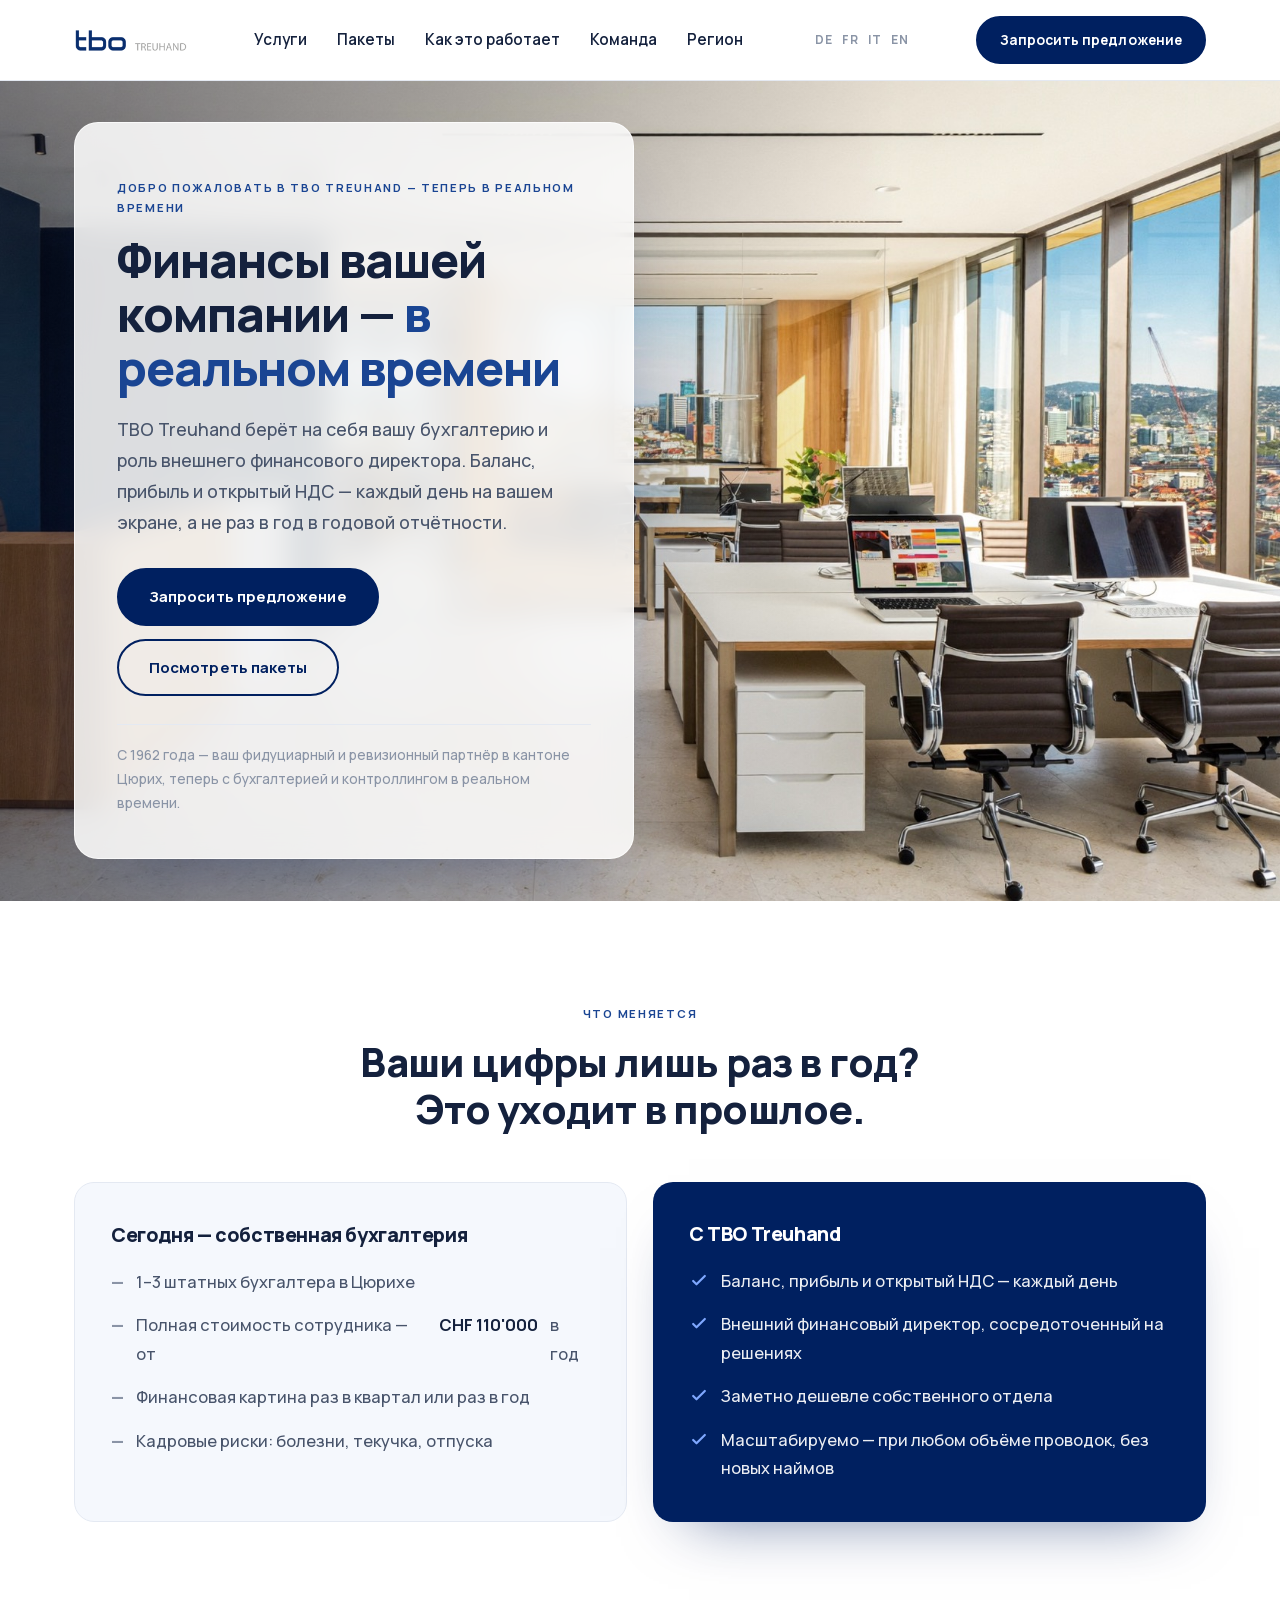
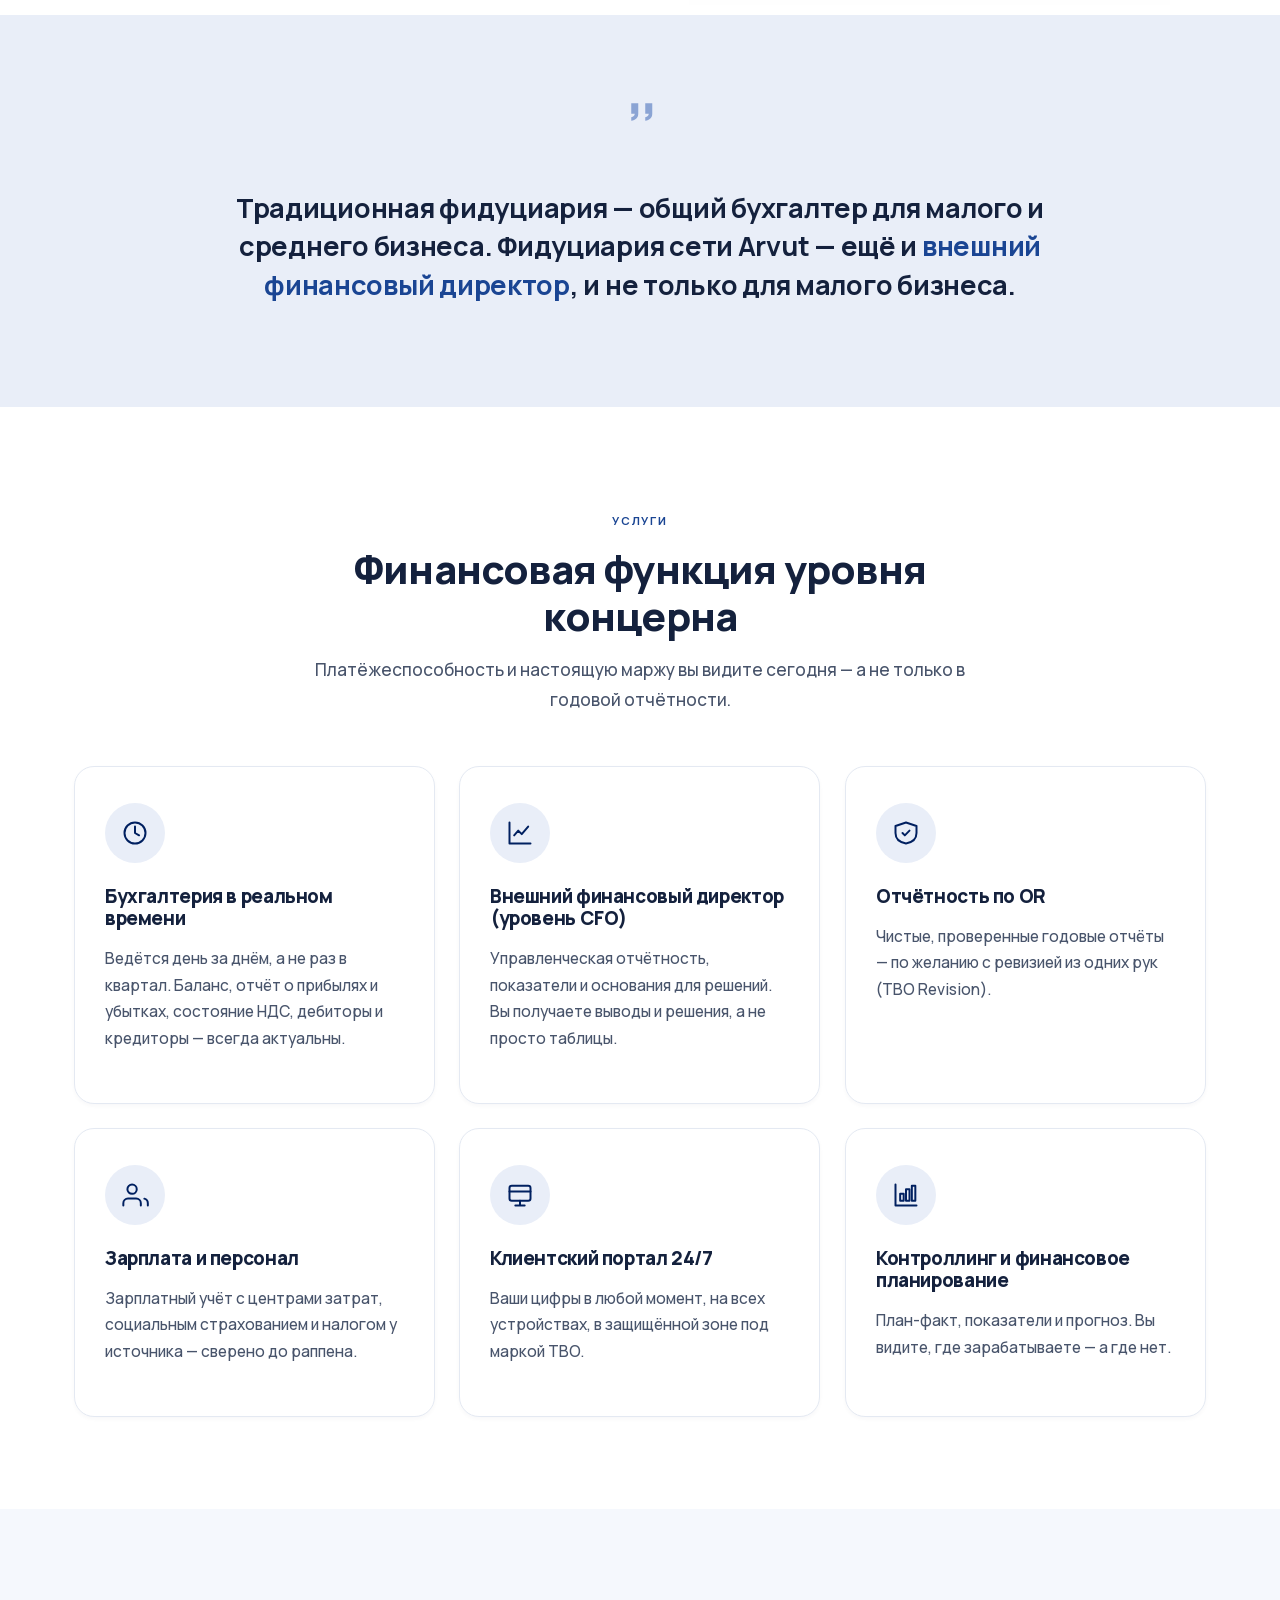
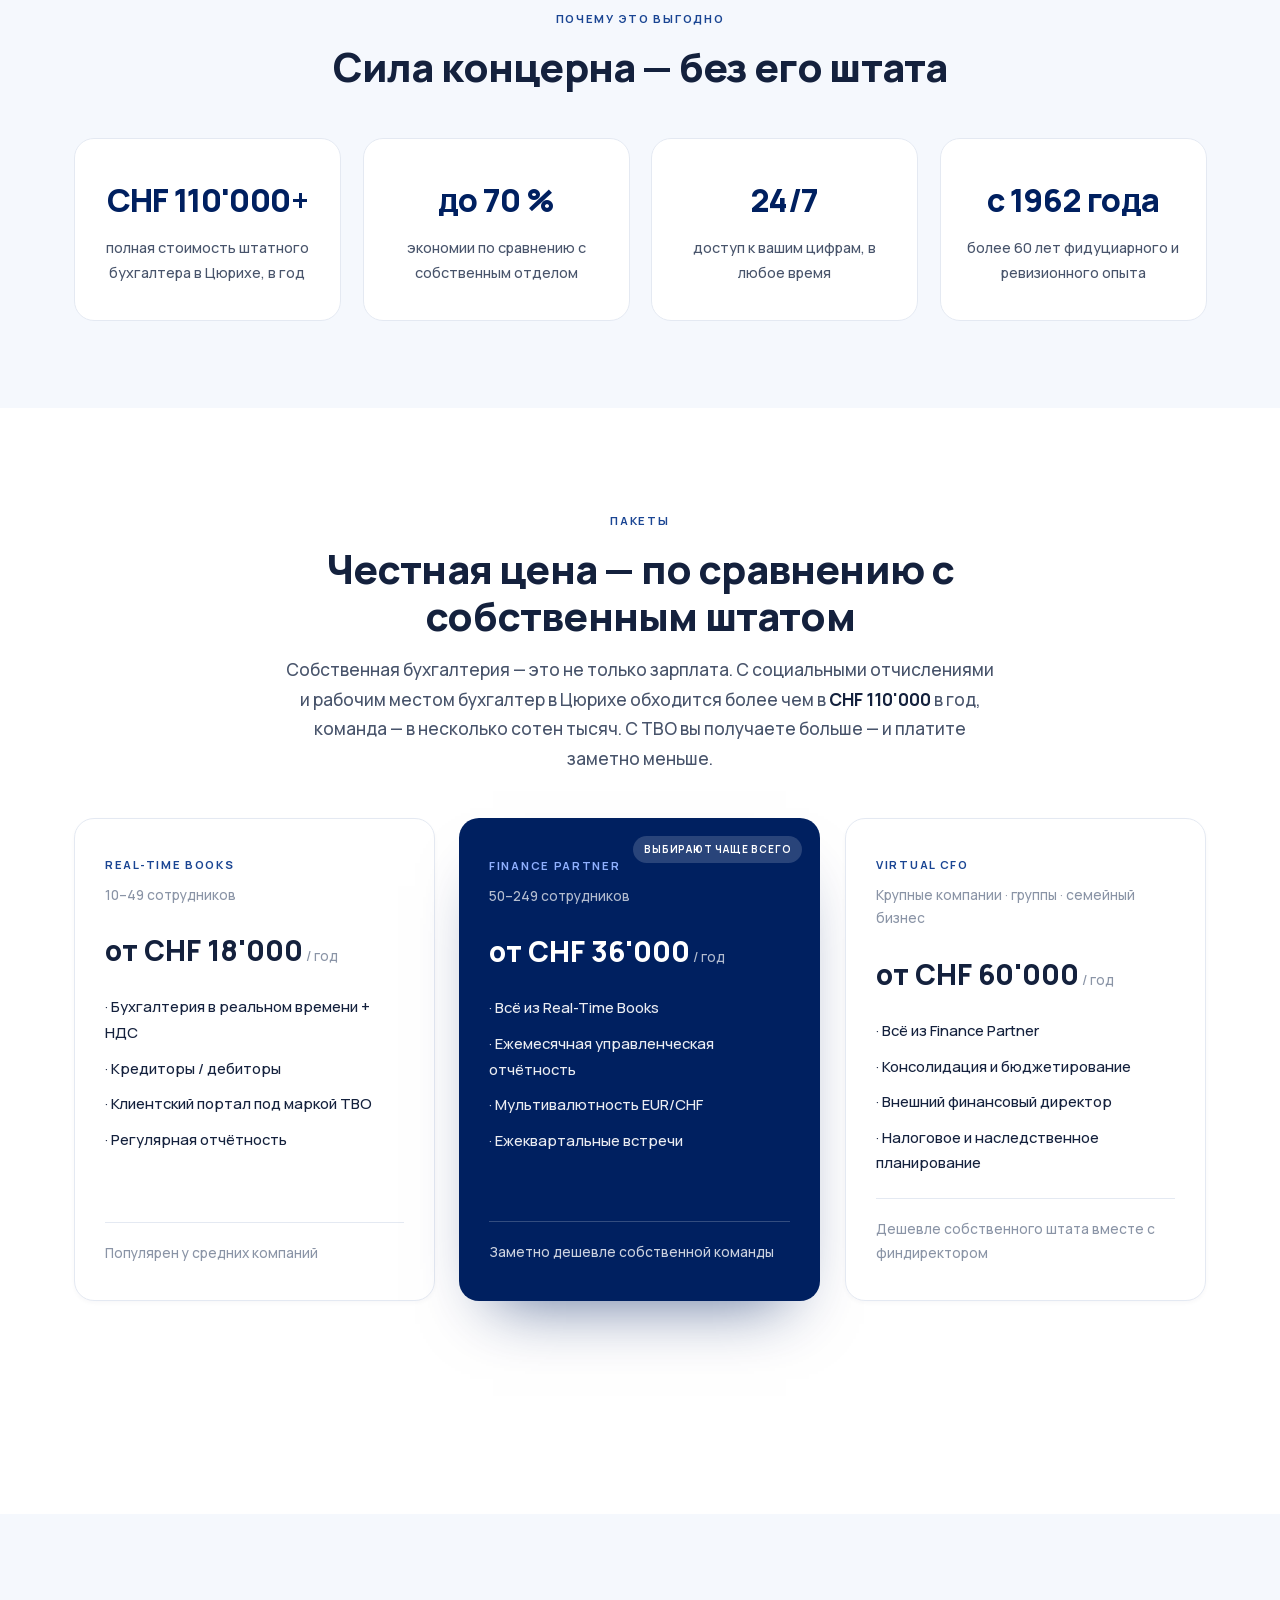
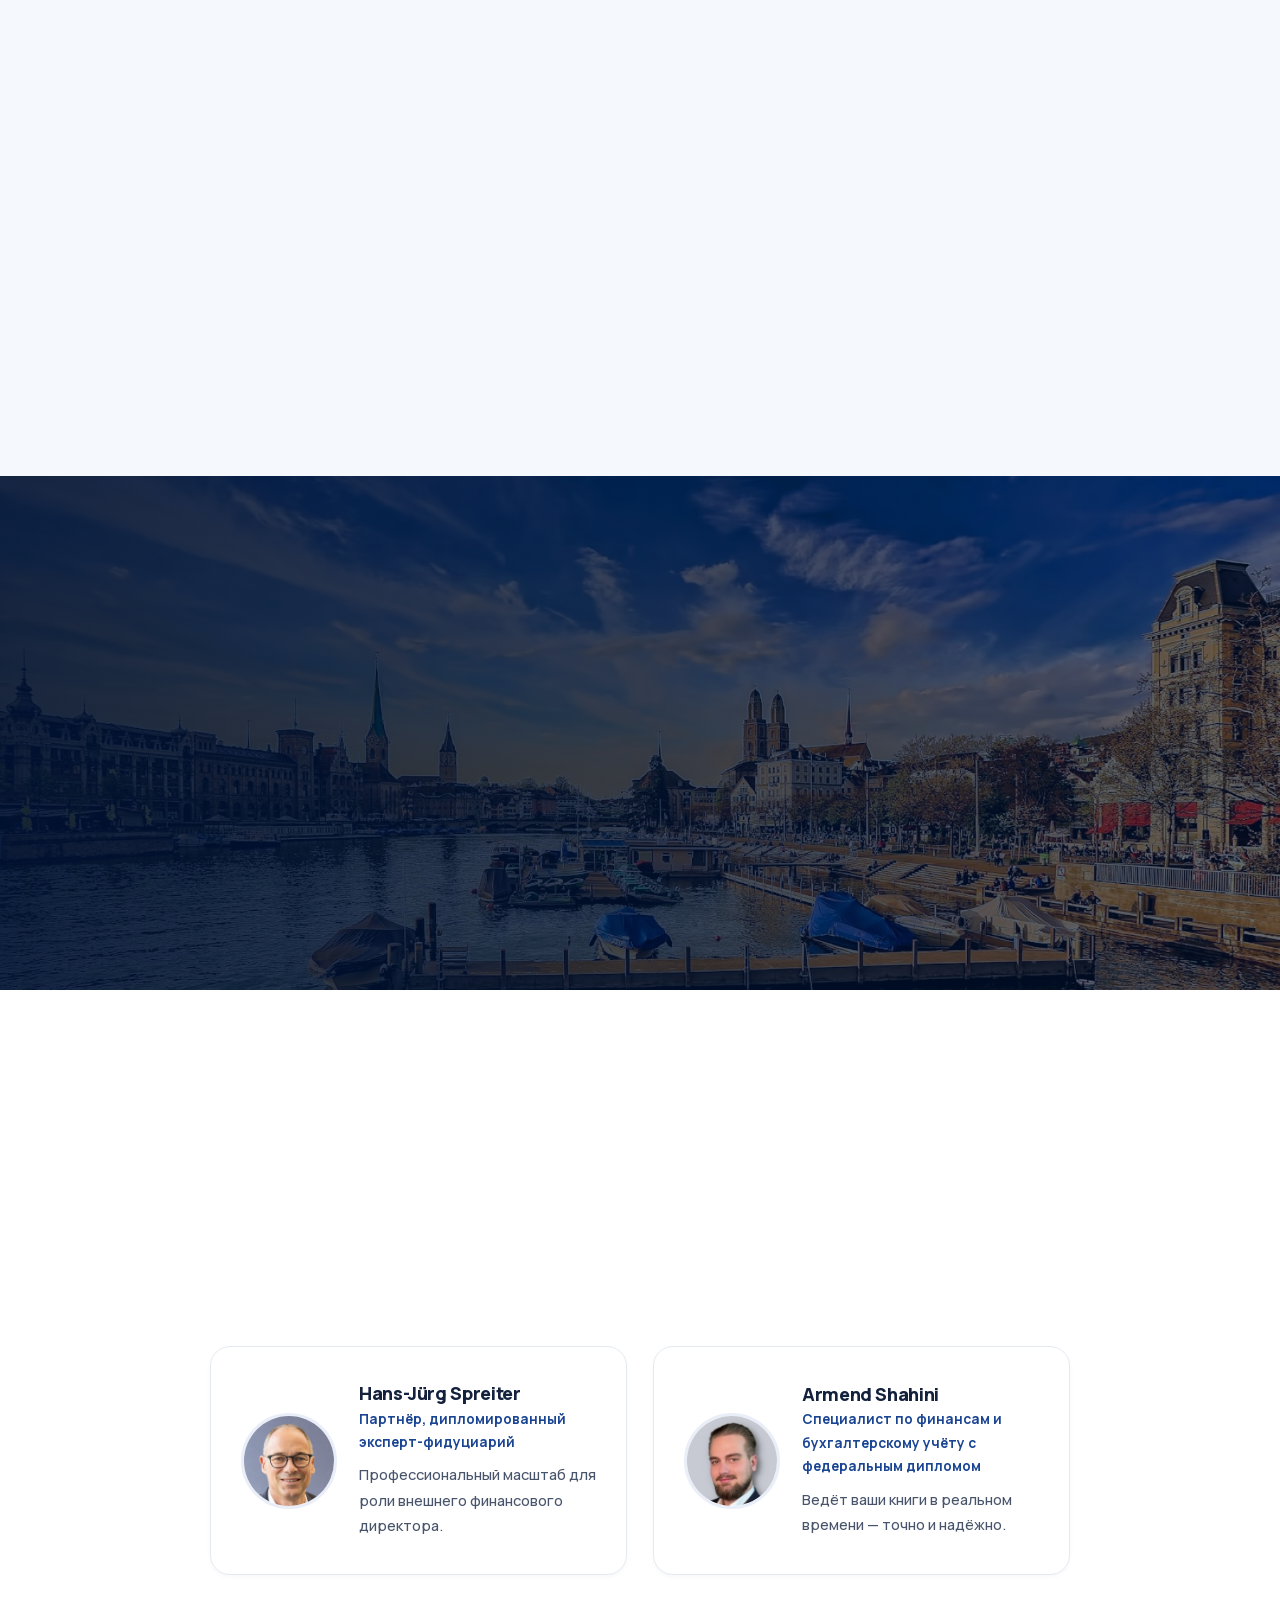
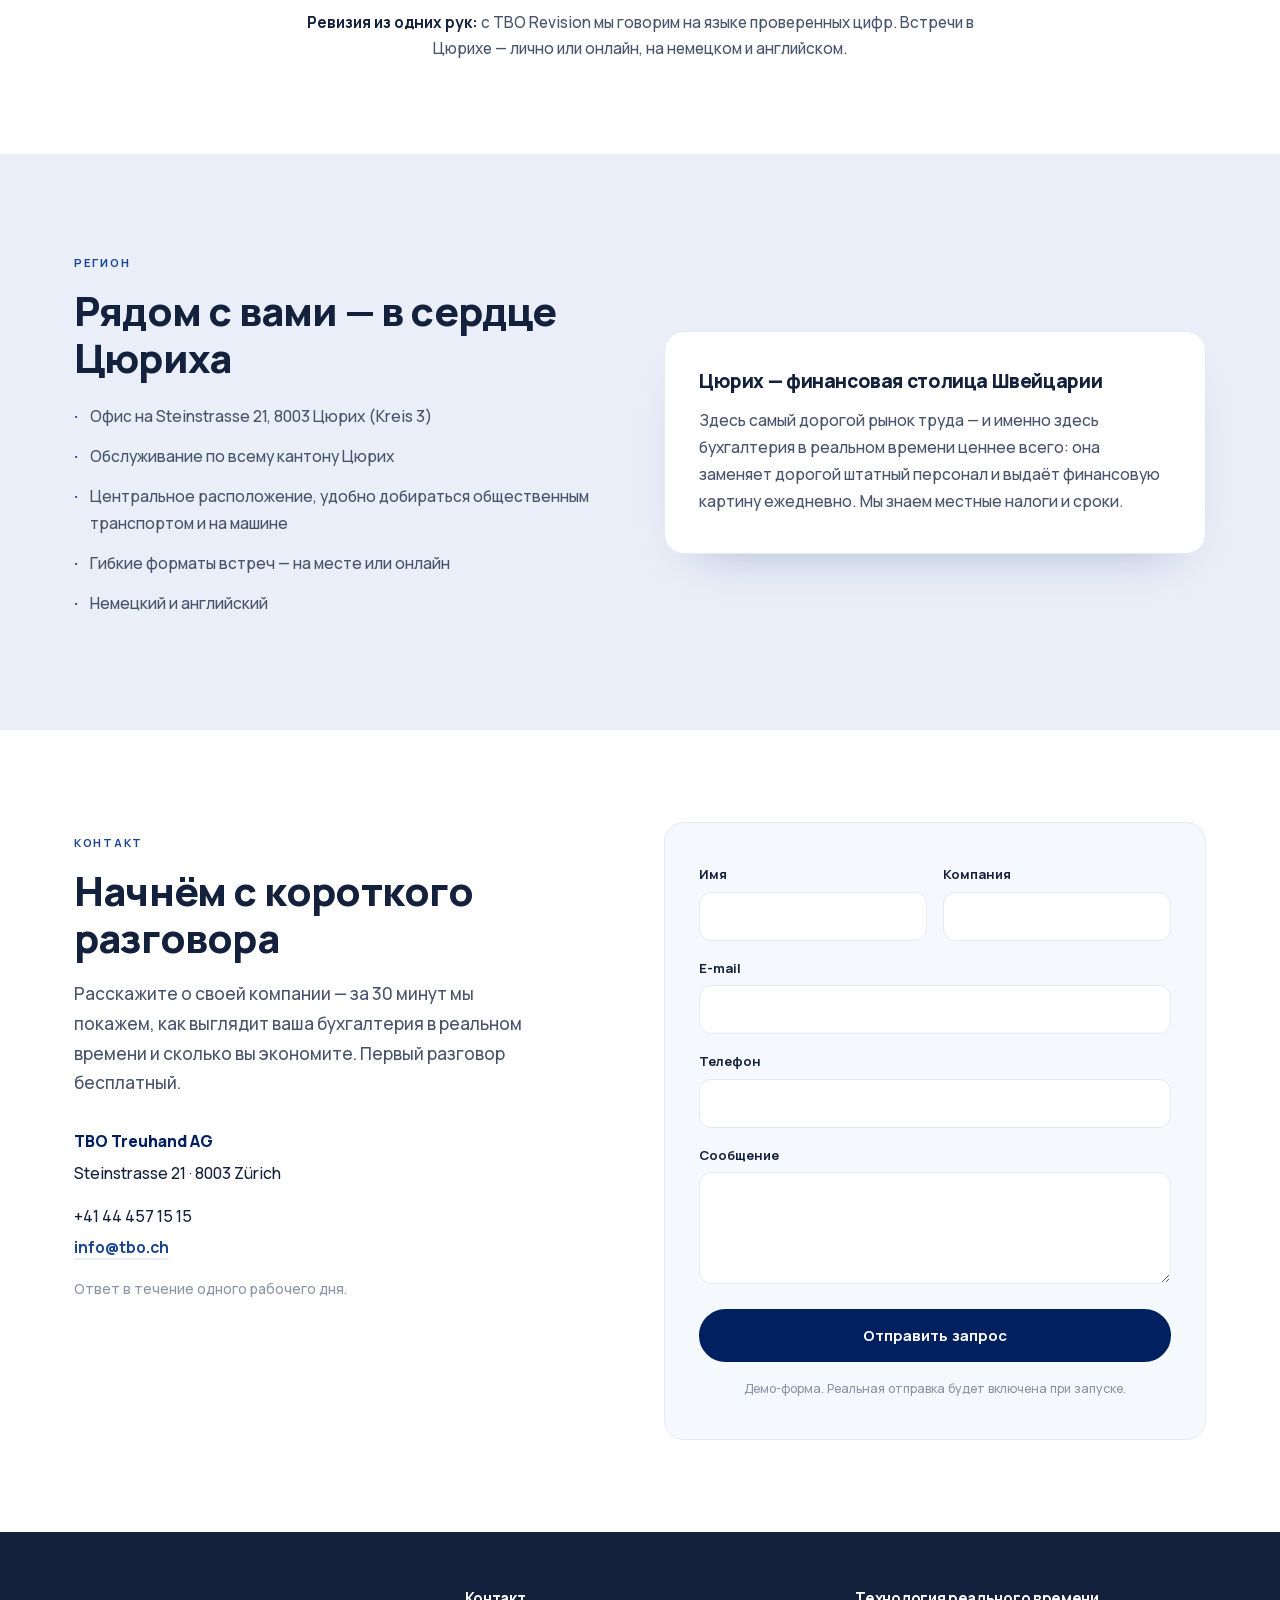
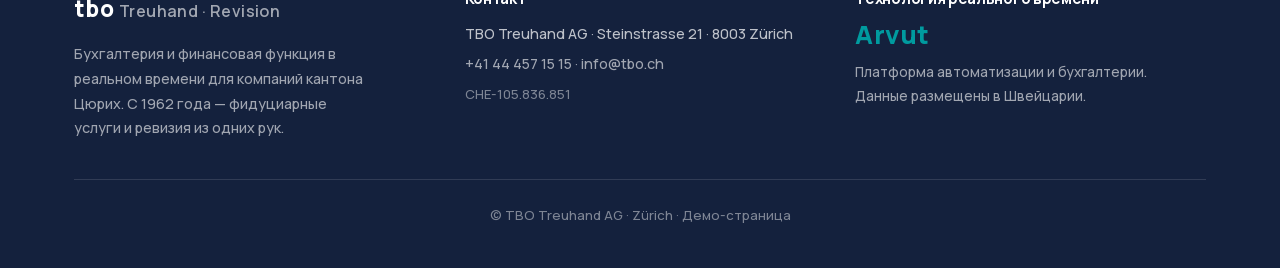
<file: ru/index.html>
<!DOCTYPE html>
<html lang="ru">
<head>
<meta charset="UTF-8">
<meta name="viewport" content="width=device-width, initial-scale=1.0">
<title>TBO Treuhand — бухгалтерия и финансы в реальном времени для компаний Цюриха</title>
<meta name="description" content="TBO Treuhand AG берёт на себя вашу бухгалтерию и роль внешнего финансового директора: баланс, прибыль и открытый НДС каждый день на вашем экране — заметно дешевле собственного отдела. В кантоне Цюрих с 1962 года, фидуциарные услуги и ревизия из одних рук.">
<meta name="robots" content="noindex, nofollow">
<style>
@import url('../assets/fonts/fonts.css');
:root{
  --navy:#002060; --navy-2:#1A4593; --navy-3:#2f5bb0;
  --soft:#E9EEF8; --band:#F5F8FD; --ink:#14213d;
  --body:#48546b; --muted:#8a94a6; --line:#e4e9f2;
  --green:#009b9f; --radius:20px;
}
*{-webkit-font-smoothing:antialiased;box-sizing:border-box;}
html{scroll-behavior:smooth;}
a{text-decoration:none;color:inherit;}
img{display:block;max-width:100%;}
body{margin:0;font-family:'Manrope',-apple-system,Helvetica,Arial,sans-serif;color:var(--body);background:#fff;line-height:1.72;font-size:16.5px;font-weight:500;}
h1,h2,h3,h4{font-family:'Manrope',sans-serif;color:var(--ink);font-weight:800;line-height:1.18;margin:0;letter-spacing:-.02em;}
.wrap{max-width:1180px;margin:0 auto;padding:0 24px;}
.eyebrow{font-family:'Manrope',sans-serif;text-transform:uppercase;letter-spacing:.15em;font-weight:700;font-size:.71rem;color:var(--navy-2);}
.h-sec{font-size:clamp(1.75rem,3.5vw,2.5rem);}
.lead{font-size:1.08rem;color:var(--body);}
/* runde Pillen-Buttons — wie auf tbo.ch */
.btn{display:inline-block;font-family:'Manrope',sans-serif;font-weight:700;font-size:.94rem;letter-spacing:.005em;
  background:var(--navy);color:#fff;padding:14px 30px;border:2px solid var(--navy);border-radius:999px;cursor:pointer;transition:.22s;}
.btn:hover{background:var(--navy-2);border-color:var(--navy-2);transform:translateY(-1px);}
.btn-out{background:transparent;color:var(--navy);border:2px solid var(--navy);}
.btn-out:hover{background:var(--navy);color:#fff;}
.btn-light{background:#fff;color:var(--navy);border:2px solid #fff;}
.btn-light:hover{background:var(--soft);border-color:var(--soft);color:var(--navy);}
.nav-a{font-family:'Manrope',sans-serif;font-weight:600;font-size:.95rem;color:var(--ink);transition:color .2s;}
.nav-a:hover{color:var(--navy-2);}
.link-u{color:var(--navy-2);font-weight:700;border-bottom:2px solid var(--soft);}
.card{background:#fff;border:1px solid var(--line);border-radius:var(--radius);padding:36px 30px;transition:transform .28s,box-shadow .28s;box-shadow:0 2px 4px rgba(20,33,61,.03);}
.card:hover{transform:translateY(-6px);box-shadow:0 30px 60px -34px rgba(0,32,96,.4);}
.ico{width:60px;height:60px;border-radius:50%;background:var(--soft);color:var(--navy);display:flex;align-items:center;justify-content:center;margin-bottom:22px;}
.ico svg{width:28px;height:28px;}
.card h3{font-family:'Manrope';font-weight:800;font-size:1.18rem;color:var(--ink);margin-bottom:11px;}
.card p{font-size:.97rem;color:var(--body);}
input,textarea{font-family:inherit;width:100%;border:1px solid var(--line);border-radius:12px;padding:13px 15px;background:#fff;color:var(--ink);font-size:.96rem;transition:border-color .2s;}
input:focus,textarea:focus{outline:none;border-color:var(--navy-2);}
label{display:block;font-size:.82rem;font-weight:700;color:var(--ink);margin-bottom:6px;font-family:'Manrope';}
.reveal{opacity:0;transform:translateY(30px);transition:opacity .85s cubic-bezier(.16,1,.3,1),transform .85s cubic-bezier(.16,1,.3,1);will-change:opacity,transform;}
.reveal.in{opacity:1;transform:none;}
@media(prefers-reduced-motion:reduce){*{transition:none!important;animation:none!important;}.reveal{opacity:1;transform:none;}}
#toTop{position:fixed;right:22px;bottom:22px;z-index:60;width:46px;height:46px;background:var(--navy);color:#fff;border:none;border-radius:50%;cursor:pointer;display:flex;align-items:center;justify-content:center;box-shadow:0 12px 26px -12px rgba(0,32,96,.7);opacity:0;visibility:hidden;transform:translateY(12px);transition:.3s;}
#toTop.show{opacity:1;visibility:visible;transform:none;}
@media(max-width:900px){.hide-mob{display:none!important;}}
@media(max-width:820px){.g2{grid-template-columns:1fr!important;gap:40px!important;}}
@media(max-width:760px){.hero-card{margin:0 16px!important;max-width:none!important;padding:34px 26px!important;}}
.lang-switch{display:flex;align-items:center;gap:9px;margin-left:6px;}.lang-switch a.lang{font-family:'Manrope',sans-serif;font-size:12px;font-weight:700;letter-spacing:.08em;text-transform:uppercase;color:var(--muted);}.lang-switch a.lang:hover{color:var(--navy-2);}.lang-switch a.lang.on{color:var(--navy);}
</style>
</head>
<body>

<!-- ===== KOPFZEILE (Logo links, Menü rechts, navy Pille) — wie tbo.ch ===== -->
<header id="top" style="position:sticky;top:0;z-index:50;background:rgba(255,255,255,.94);backdrop-filter:saturate(180%) blur(10px);border-bottom:1px solid var(--line);">
  <div class="wrap" style="height:80px;display:flex;align-items:center;justify-content:space-between;gap:20px;">
    <a href="#top" aria-label="TBO Treuhand AG"><img src="../assets/img/logo-tbo.png?v=1" alt="TBO Treuhand AG" style="height:38px;width:auto;"></a>
    <nav class="hide-mob" style="display:flex;align-items:center;gap:30px;">
      <a href="#leistungen" class="nav-a">Услуги</a>
      <a href="#preise" class="nav-a">Пакеты</a>
      <a href="#ablauf" class="nav-a">Как это работает</a>
      <a href="#team" class="nav-a">Команда</a>
      <a href="#region" class="nav-a">Регион</a>
    </nav>
    <span class="lang-switch"><a href="../de/" class="lang">DE</a><a href="../fr/" class="lang">FR</a><a href="../it/" class="lang">IT</a><a href="../en/" class="lang">EN</a></span>
    <a href="#kontakt" class="btn" style="padding:10px 22px;font-size:.86rem;">Запросить предложение</a>
  </div>
</header>

<!-- ===== HERO (Vollbild-Foto + Milchglas-Karte links) — Signatur von tbo.ch ===== -->
<section style="position:relative;min-height:calc(100vh - 80px);display:flex;align-items:center;overflow:hidden;">
  <img src="../assets/img/hero.jpg?v=4" alt="Modernes Büro einer Treuhand- und Revisionsgesellschaft in Zürich mit Stadtblick" style="position:absolute;inset:0;width:100%;height:100%;object-fit:cover;object-position:56% 50%;">
  <div style="position:absolute;inset:0;background:linear-gradient(90deg,rgba(10,20,45,.42) 0%,rgba(10,20,45,.16) 44%,rgba(10,20,45,0) 70%);"></div>
  <div class="wrap" style="position:relative;width:100%;">
    <div class="hero-card reveal" style="max-width:560px;background:rgba(255,255,255,.86);backdrop-filter:blur(14px);border:1px solid rgba(255,255,255,.7);border-radius:24px;padding:44px 42px;box-shadow:0 40px 80px -40px rgba(0,32,96,.5);">
      <p class="eyebrow" style="margin-bottom:16px;">Добро пожаловать в TBO Treuhand — теперь в реальном времени</p>
      <h1 style="font-size:clamp(2.05rem,4vw,3.05rem);line-height:1.1;margin-bottom:20px;">Финансы вашей компании — <span style="color:var(--navy-2);">в реальном времени</span></h1>
      <p style="font-size:1.12rem;color:var(--body);margin-bottom:30px;">TBO Treuhand берёт на себя вашу бухгалтерию и роль внешнего финансового директора. Баланс, прибыль и открытый НДС — каждый день на вашем экране, а не раз в год в годовой отчётности.</p>
      <div style="display:flex;flex-wrap:wrap;gap:13px;">
        <a href="#kontakt" class="btn">Запросить предложение</a>
        <a href="#preise" class="btn btn-out">Посмотреть пакеты</a>
      </div>
      <p style="margin:28px 0 0;font-size:.86rem;color:var(--muted);border-top:1px solid var(--line);padding-top:18px;">С 1962 года — ваш фидуциарный и ревизионный партнёр в кантоне Цюрих, теперь с бухгалтерией и контроллингом в реальном времени.</p>
    </div>
  </div>
</section>

<!-- ===== WAS SICH ÄNDERT (Heute vs. Mit TBO) ===== -->
<section style="padding:92px 0;background:#fff;">
  <div class="wrap">
    <div class="reveal" style="text-align:center;max-width:820px;margin:0 auto 50px;">
      <p class="eyebrow" style="margin-bottom:14px;">Что меняется</p>
      <h2 class="h-sec">Ваши цифры лишь раз в год?<br>Это уходит в прошлое.</h2>
    </div>
    <div class="g2" style="display:grid;grid-template-columns:1fr 1fr;gap:26px;align-items:stretch;">
      <div class="reveal" style="background:var(--band);border:1px solid var(--line);border-radius:var(--radius);padding:40px 36px;">
        <h3 style="font-size:1.22rem;margin-bottom:22px;color:var(--ink);">Сегодня — собственная бухгалтерия</h3>
        <ul style="list-style:none;padding:0;margin:0;display:flex;flex-direction:column;gap:15px;">
          <li style="display:flex;gap:12px;"><span style="color:var(--muted);font-weight:800;">—</span>1–3 штатных бухгалтера в Цюрихе</li>
          <li style="display:flex;gap:12px;"><span style="color:var(--muted);font-weight:800;">—</span>Полная стоимость сотрудника — от <b style="color:var(--ink);">CHF&nbsp;110'000</b> в год</li>
          <li style="display:flex;gap:12px;"><span style="color:var(--muted);font-weight:800;">—</span>Финансовая картина раз в квартал или раз в год</li>
          <li style="display:flex;gap:12px;"><span style="color:var(--muted);font-weight:800;">—</span>Кадровые риски: болезни, текучка, отпуска</li>
        </ul>
      </div>
      <div class="reveal" style="background:var(--navy);color:#fff;border-radius:var(--radius);padding:40px 36px;box-shadow:0 30px 60px -36px rgba(0,32,96,.6);">
        <h3 style="font-size:1.22rem;margin-bottom:22px;color:#fff;">С TBO Treuhand</h3>
        <ul style="list-style:none;padding:0;margin:0;display:flex;flex-direction:column;gap:15px;color:rgba(255,255,255,.92);">
          <li style="display:flex;gap:12px;"><svg width="20" height="20" viewBox="0 0 24 24" fill="none" stroke="#7fa8ff" stroke-width="2.6" stroke-linecap="round" stroke-linejoin="round" style="flex-shrink:0;margin-top:4px;"><path d="M5 12l4 4 10-10"/></svg>Баланс, прибыль и открытый НДС — каждый день</li>
          <li style="display:flex;gap:12px;"><svg width="20" height="20" viewBox="0 0 24 24" fill="none" stroke="#7fa8ff" stroke-width="2.6" stroke-linecap="round" stroke-linejoin="round" style="flex-shrink:0;margin-top:4px;"><path d="M5 12l4 4 10-10"/></svg>Внешний финансовый директор, сосредоточенный на решениях</li>
          <li style="display:flex;gap:12px;"><svg width="20" height="20" viewBox="0 0 24 24" fill="none" stroke="#7fa8ff" stroke-width="2.6" stroke-linecap="round" stroke-linejoin="round" style="flex-shrink:0;margin-top:4px;"><path d="M5 12l4 4 10-10"/></svg>Заметно дешевле собственного отдела</li>
          <li style="display:flex;gap:12px;"><svg width="20" height="20" viewBox="0 0 24 24" fill="none" stroke="#7fa8ff" stroke-width="2.6" stroke-linecap="round" stroke-linejoin="round" style="flex-shrink:0;margin-top:4px;"><path d="M5 12l4 4 10-10"/></svg>Масштабируемо — при любом объёме проводок, без новых наймов</li>
        </ul>
      </div>
    </div>
  </div>
</section>

<!-- ===== LEITSATZ (Positionierung — Kanon, wörtlich) ===== -->
<section style="padding:76px 0;background:var(--soft);">
  <div class="wrap reveal" style="max-width:900px;margin:0 auto;text-align:center;">
    <svg width="42" height="42" viewBox="0 0 24 24" fill="var(--navy-3)" style="opacity:.5;margin:0 auto 20px;"><path d="M7 7h4v6c0 2.2-1.5 3.7-4 4v-2c1.2-.3 2-1 2-2H7V7zm8 0h4v6c0 2.2-1.5 3.7-4 4v-2c1.2-.3 2-1 2-2h-2V7z"/></svg>
    <p style="font-family:'Manrope';font-weight:700;font-size:clamp(1.3rem,2.5vw,1.7rem);color:var(--ink);line-height:1.42;letter-spacing:-.01em;">
      Традиционная фидуциария — общий бухгалтер для малого и среднего бизнеса. Фидуциария сети Arvut — ещё и <span style="color:var(--navy-2);">внешний финансовый директор</span>, и не только для малого бизнеса.
    </p>
  </div>
</section>

<!-- ===== LEISTUNGEN ===== -->
<section id="leistungen" style="padding:92px 0;background:#fff;">
  <div class="wrap">
    <div class="reveal" style="text-align:center;max-width:680px;margin:0 auto 52px;">
      <p class="eyebrow" style="margin-bottom:14px;">Услуги</p>
      <h2 class="h-sec">Финансовая функция уровня концерна</h2>
      <p class="lead" style="margin-top:16px;">Платёжеспособность и настоящую маржу вы видите сегодня — а не только в годовой отчётности.</p>
    </div>
    <div style="display:grid;grid-template-columns:repeat(auto-fit,minmax(300px,1fr));gap:24px;">
      <div class="card reveal">
        <div class="ico"><svg viewBox="0 0 24 24" fill="none" stroke="currentColor" stroke-width="1.7" stroke-linecap="round" stroke-linejoin="round"><circle cx="12" cy="12" r="9"/><path d="M12 6.5v5.5l3.5 2"/></svg></div>
        <h3>Бухгалтерия в реальном времени</h3>
        <p>Ведётся день за днём, а не раз в квартал. Баланс, отчёт о прибылях и убытках, состояние НДС, дебиторы и кредиторы — всегда актуальны.</p>
      </div>
      <div class="card reveal">
        <div class="ico"><svg viewBox="0 0 24 24" fill="none" stroke="currentColor" stroke-width="1.7" stroke-linecap="round" stroke-linejoin="round"><path d="M3 3v18h18"/><path d="M7 14l3.5-4 3 3 5.5-6.5"/></svg></div>
        <h3>Внешний финансовый директор (уровень CFO)</h3>
        <p>Управленческая отчётность, показатели и основания для решений. Вы получаете выводы и решения, а не просто таблицы.</p>
      </div>
      <div class="card reveal">
        <div class="ico"><svg viewBox="0 0 24 24" fill="none" stroke="currentColor" stroke-width="1.7" stroke-linecap="round" stroke-linejoin="round"><path d="M9 12l2 2 4-4"/><path d="M21 12c0 5-3.5 8-9 9-5.5-1-9-4-9-9V6l9-3 9 3z"/></svg></div>
        <h3>Отчётность по OR</h3>
        <p>Чистые, проверенные годовые отчёты — по желанию с ревизией из одних рук (TBO Revision).</p>
      </div>
      <div class="card reveal">
        <div class="ico"><svg viewBox="0 0 24 24" fill="none" stroke="currentColor" stroke-width="1.7" stroke-linecap="round" stroke-linejoin="round"><path d="M17 21v-2a4 4 0 0 0-4-4H6a4 4 0 0 0-4 4v2"/><circle cx="9.5" cy="7" r="4"/><path d="M23 21v-2a4 4 0 0 0-3-3.87"/></svg></div>
        <h3>Зарплата и персонал</h3>
        <p>Зарплатный учёт с центрами затрат, социальным страхованием и налогом у источника — сверено до раппена.</p>
      </div>
      <div class="card reveal">
        <div class="ico"><svg viewBox="0 0 24 24" fill="none" stroke="currentColor" stroke-width="1.7" stroke-linecap="round" stroke-linejoin="round"><rect x="3" y="4" width="18" height="13" rx="2"/><path d="M3 9h18M8 21h8M12 17v4"/></svg></div>
        <h3>Клиентский портал 24/7</h3>
        <p>Ваши цифры в любой момент, на всех устройствах, в защищённой зоне под маркой TBO.</p>
      </div>
      <div class="card reveal">
        <div class="ico"><svg viewBox="0 0 24 24" fill="none" stroke="currentColor" stroke-width="1.7" stroke-linecap="round" stroke-linejoin="round"><path d="M3 3v18h18"/><rect x="7" y="11" width="3" height="6"/><rect x="12" y="7" width="3" height="10"/><rect x="17" y="4" width="3" height="13"/></svg></div>
        <h3>Контроллинг и финансовое планирование</h3>
        <p>План-факт, показатели и прогноз. Вы видите, где зарабатываете — а где нет.</p>
      </div>
    </div>
  </div>
</section>

<!-- ===== DARUM LOHNT ES SICH (Kennzahlen) ===== -->
<section style="padding:88px 0;background:var(--band);">
  <div class="wrap">
    <div class="reveal" style="text-align:center;max-width:720px;margin:0 auto 48px;">
      <p class="eyebrow" style="margin-bottom:14px;">Почему это выгодно</p>
      <h2 class="h-sec">Сила концерна — без его штата</h2>
    </div>
    <div style="display:grid;grid-template-columns:repeat(auto-fit,minmax(210px,1fr));gap:22px;">
      <div class="reveal" style="background:#fff;border:1px solid var(--line);border-radius:var(--radius);padding:34px 26px;text-align:center;">
        <div style="font-family:'Manrope';font-weight:800;font-size:2rem;color:var(--navy);letter-spacing:-.02em;">CHF 110'000+</div>
        <div style="margin-top:8px;font-size:.9rem;color:var(--body);">полная стоимость штатного бухгалтера в Цюрихе, в год</div>
      </div>
      <div class="reveal" style="background:#fff;border:1px solid var(--line);border-radius:var(--radius);padding:34px 26px;text-align:center;">
        <div style="font-family:'Manrope';font-weight:800;font-size:2rem;color:var(--navy);letter-spacing:-.02em;">до 70 %</div>
        <div style="margin-top:8px;font-size:.9rem;color:var(--body);">экономии по сравнению с собственным отделом</div>
      </div>
      <div class="reveal" style="background:#fff;border:1px solid var(--line);border-radius:var(--radius);padding:34px 26px;text-align:center;">
        <div style="font-family:'Manrope';font-weight:800;font-size:2rem;color:var(--navy);letter-spacing:-.02em;">24/7</div>
        <div style="margin-top:8px;font-size:.9rem;color:var(--body);">доступ к вашим цифрам, в любое время</div>
      </div>
      <div class="reveal" style="background:#fff;border:1px solid var(--line);border-radius:var(--radius);padding:34px 26px;text-align:center;">
        <div style="font-family:'Manrope';font-weight:800;font-size:2rem;color:var(--navy);letter-spacing:-.02em;">с 1962 года</div>
        <div style="margin-top:8px;font-size:.9rem;color:var(--body);">более 60 лет фидуциарного и ревизионного опыта</div>
      </div>
    </div>
  </div>
</section>

<!-- ===== PREISE ===== -->
<section id="preise" style="padding:92px 0;background:#fff;">
  <div class="wrap">
    <div class="reveal" style="text-align:center;max-width:720px;margin:0 auto 30px;">
      <p class="eyebrow" style="margin-bottom:14px;">Пакеты</p>
      <h2 class="h-sec">Честная цена — по сравнению с собственным штатом</h2>
      <p class="lead" style="margin-top:16px;">Собственная бухгалтерия — это не только зарплата. С социальными отчислениями и рабочим местом бухгалтер в Цюрихе обходится более чем в <b style="color:var(--ink);">CHF 110'000</b> в год, команда — в несколько сотен тысяч. С TBO вы получаете больше — и платите заметно меньше.</p>
    </div>
    <div style="display:grid;grid-template-columns:repeat(auto-fit,minmax(280px,1fr));gap:24px;align-items:stretch;margin-top:44px;">
      <div class="reveal card" style="display:flex;flex-direction:column;">
        <span class="eyebrow">Real-Time Books</span>
        <p style="font-size:.86rem;margin:8px 0 0;color:var(--muted);">10–49 сотрудников</p>
        <div style="margin:20px 0;"><span style="font-family:'Manrope';font-weight:800;font-size:1.75rem;color:var(--ink);">от CHF 18'000</span><span style="font-size:.85rem;color:var(--muted);"> / год</span></div>
        <ul style="list-style:none;padding:0;margin:0;flex:1;display:flex;flex-direction:column;gap:10px;font-size:.93rem;color:var(--ink);">
          <li>· Бухгалтерия в реальном времени + НДС</li><li>· Кредиторы / дебиторы</li><li>· Клиентский портал под маркой TBO</li><li>· Регулярная отчётность</li>
        </ul>
        <p style="margin:22px 0 0;padding-top:18px;border-top:1px solid var(--line);font-size:.86rem;color:var(--muted);">Популярен у средних компаний</p>
      </div>
      <div class="reveal" style="background:var(--navy);color:#fff;border-radius:var(--radius);padding:38px 30px;display:flex;flex-direction:column;position:relative;box-shadow:0 34px 64px -34px rgba(0,32,96,.65);">
        <span style="position:absolute;top:18px;right:18px;font-family:'Manrope';font-weight:700;font-size:.62rem;letter-spacing:.08em;text-transform:uppercase;background:rgba(255,255,255,.16);color:#fff;padding:5px 11px;border-radius:999px;">Выбирают чаще всего</span>
        <span class="eyebrow" style="color:#8fb0ff;">Finance Partner</span>
        <p style="font-size:.86rem;margin:8px 0 0;color:rgba(255,255,255,.7);">50–249 сотрудников</p>
        <div style="margin:20px 0;"><span style="font-family:'Manrope';font-weight:800;font-size:1.75rem;color:#fff;">от CHF 36'000</span><span style="font-size:.85rem;color:rgba(255,255,255,.7);"> / год</span></div>
        <ul style="list-style:none;padding:0;margin:0;flex:1;display:flex;flex-direction:column;gap:10px;font-size:.93rem;color:rgba(255,255,255,.92);">
          <li>· Всё из Real-Time Books</li><li>· Ежемесячная управленческая отчётность</li><li>· Мультивалютность EUR/CHF</li><li>· Ежеквартальные встречи</li>
        </ul>
        <p style="margin:22px 0 0;padding-top:18px;border-top:1px solid rgba(255,255,255,.2);font-size:.86rem;color:rgba(255,255,255,.8);">Заметно дешевле собственной команды</p>
      </div>
      <div class="reveal card" style="display:flex;flex-direction:column;">
        <span class="eyebrow">Virtual CFO</span>
        <p style="font-size:.86rem;margin:8px 0 0;color:var(--muted);">Крупные компании · группы · семейный бизнес</p>
        <div style="margin:20px 0;"><span style="font-family:'Manrope';font-weight:800;font-size:1.75rem;color:var(--ink);">от CHF 60'000</span><span style="font-size:.85rem;color:var(--muted);"> / год</span></div>
        <ul style="list-style:none;padding:0;margin:0;flex:1;display:flex;flex-direction:column;gap:10px;font-size:.93rem;color:var(--ink);">
          <li>· Всё из Finance Partner</li><li>· Консолидация и бюджетирование</li><li>· Внешний финансовый директор</li><li>· Налоговое и наследственное планирование</li>
        </ul>
        <p style="margin:22px 0 0;padding-top:18px;border-top:1px solid var(--line);font-size:.86rem;color:var(--muted);">Дешевле собственного штата вместе с финдиректором</p>
      </div>
    </div>
    <p class="reveal" style="text-align:center;font-size:.92rem;color:var(--muted);margin-top:30px;max-width:820px;margin-left:auto;margin-right:auto;">Точная цена определяется после короткого анализа — она зависит от объёма проводок и числа компаний. Начать можно с трёхмесячного пилота за <b style="color:var(--ink);">CHF 1'000 за мандат</b> (засчитывается при продолжении). <a href="#kontakt" class="link-u">Запросить предложение</a>.</p>
  </div>
</section>

<!-- ===== ARBEITSWEISE ===== -->
<section id="ablauf" style="padding:92px 0;background:var(--band);">
  <div class="wrap">
    <div class="reveal" style="text-align:center;max-width:680px;margin:0 auto 54px;">
      <p class="eyebrow" style="margin-bottom:14px;">Как мы работаем</p>
      <h2 class="h-sec">Три шага к финансам в реальном времени</h2>
    </div>
    <div style="display:grid;grid-template-columns:repeat(auto-fit,minmax(270px,1fr));gap:28px;">
      <div class="reveal" style="text-align:center;"><div style="width:58px;height:58px;background:var(--navy);color:#fff;border-radius:50%;font-family:'Manrope';font-weight:800;font-size:1.3rem;display:flex;align-items:center;justify-content:center;margin:0 auto 22px;">1</div><h3 style="font-size:1.18rem;margin-bottom:11px;">Знакомство и анализ</h3><p style="font-size:.95rem;">30-минутный разговор; мы показываем портал на примере вашей отрасли.</p></div>
      <div class="reveal" style="text-align:center;"><div style="width:58px;height:58px;background:var(--navy);color:#fff;border-radius:50%;font-family:'Manrope';font-weight:800;font-size:1.3rem;display:flex;align-items:center;justify-content:center;margin:0 auto 22px;">2</div><h3 style="font-size:1.18rem;margin-bottom:11px;">Переход</h3><p style="font-size:.95rem;">Как правило, 2–4 недели, без остановки вашей работы.</p></div>
      <div class="reveal" style="text-align:center;"><div style="width:58px;height:58px;background:var(--navy);color:#fff;border-radius:50%;font-family:'Manrope';font-weight:800;font-size:1.3rem;display:flex;align-items:center;justify-content:center;margin:0 auto 22px;">3</div><h3 style="font-size:1.18rem;margin-bottom:11px;">Работа в реальном времени</h3><p style="font-size:.95rem;">Ежедневные обновления, ежемесячные встречи с вашим контактным лицом в TBO.</p></div>
    </div>
  </div>
</section>

<!-- ===== AKZENT-BANNER (abgedunkeltes Zürich-Foto) ===== -->
<section style="position:relative;padding:112px 0;overflow:hidden;">
  <img src="../assets/img/zurich.jpg?v=1" alt="Zürich — Limmat und Altstadt" style="position:absolute;inset:0;width:100%;height:100%;object-fit:cover;object-position:50% 46%;">
  <div style="position:absolute;inset:0;background:linear-gradient(90deg,rgba(0,18,52,.9),rgba(0,18,52,.58));"></div>
  <div class="wrap reveal" style="position:relative;text-align:center;max-width:800px;">
    <h2 style="color:#fff;font-size:clamp(1.75rem,3.6vw,2.5rem);margin-bottom:18px;">Сосредоточьтесь на своём деле.<br>Цифры — наша забота.</h2>
    <p style="color:rgba(255,255,255,.9);font-size:1.08rem;max-width:640px;margin:0 auto 30px;">Реальное время, контроль до раппена и роль внешнего финансового директора — от фидуциарии с более чем 60-летним опытом в кантоне Цюрих.</p>
    <a href="#kontakt" class="btn btn-light">Запросить предложение</a>
  </div>
</section>

<!-- ===== IHR FINANZTEAM ===== -->
<section id="team" style="padding:92px 0;background:#fff;">
  <div class="wrap">
    <div class="reveal" style="text-align:center;max-width:760px;margin:0 auto 50px;">
      <p class="eyebrow" style="margin-bottom:14px;">Ваша финансовая команда</p>
      <h2 class="h-sec">За цифрами стоят люди, знающие ваш бизнес</h2>
      <p class="lead" style="margin-top:16px;">Платформа берёт на себя рутину — команда TBO Treuhand занимается анализом, налогами, ревизией и решениями.</p>
    </div>
    <div class="g2" style="display:grid;grid-template-columns:1fr 1fr;gap:26px;max-width:860px;margin:0 auto;">
      <div class="reveal card" style="display:flex;gap:22px;align-items:center;">
        <img src="../assets/img/spreiter.png?v=1" alt="Hans-Jürg Spreiter" style="width:96px;height:96px;border-radius:50%;object-fit:cover;flex-shrink:0;border:3px solid var(--soft);">
        <div>
          <h3 style="font-size:1.14rem;margin-bottom:3px;">Hans-Jürg Spreiter</h3>
          <p style="margin:0 0 8px;font-size:.85rem;font-weight:700;color:var(--navy-2);font-family:'Manrope';">Партнёр, дипломированный эксперт-фидуциарий</p>
          <p style="margin:0;font-size:.92rem;">Профессиональный масштаб для роли внешнего финансового директора.</p>
        </div>
      </div>
      <div class="reveal card" style="display:flex;gap:22px;align-items:center;">
        <img src="../assets/img/shahini.png?v=1" alt="Armend Shahini" style="width:96px;height:96px;border-radius:50%;object-fit:cover;flex-shrink:0;border:3px solid var(--soft);">
        <div>
          <h3 style="font-size:1.14rem;margin-bottom:3px;">Armend Shahini</h3>
          <p style="margin:0 0 8px;font-size:.85rem;font-weight:700;color:var(--navy-2);font-family:'Manrope';">Специалист по финансам и бухгалтерскому учёту с федеральным дипломом</p>
          <p style="margin:0;font-size:.92rem;">Ведёт ваши книги в реальном времени — точно и надёжно.</p>
        </div>
      </div>
    </div>
    <p class="reveal" style="text-align:center;max-width:680px;margin:34px auto 0;font-size:.96rem;color:var(--body);"><b style="color:var(--ink);">Ревизия из одних рук:</b> с TBO Revision мы говорим на языке проверенных цифр. Встречи в Цюрихе — лично или онлайн, на немецком и английском.</p>
  </div>
</section>

<!-- ===== REGION ===== -->
<section id="region" style="padding:88px 0;background:var(--soft);">
  <div class="wrap g2" style="display:grid;grid-template-columns:1fr 1fr;gap:48px;align-items:center;">
    <div class="reveal">
      <p class="eyebrow" style="margin-bottom:14px;">Регион</p>
      <h2 class="h-sec" style="margin-bottom:22px;">Рядом с вами — в сердце Цюриха</h2>
      <ul style="list-style:none;padding:0;margin:0 0 24px;display:flex;flex-direction:column;gap:13px;font-size:.98rem;">
        <li style="display:flex;gap:12px;"><span style="color:var(--navy-2);font-weight:800;">·</span>Офис на Steinstrasse 21, 8003 Цюрих (Kreis 3)</li>
        <li style="display:flex;gap:12px;"><span style="color:var(--navy-2);font-weight:800;">·</span>Обслуживание по всему кантону Цюрих</li>
        <li style="display:flex;gap:12px;"><span style="color:var(--navy-2);font-weight:800;">·</span>Центральное расположение, удобно добираться общественным транспортом и на машине</li>
        <li style="display:flex;gap:12px;"><span style="color:var(--navy-2);font-weight:800;">·</span>Гибкие форматы встреч — на месте или онлайн</li>
        <li style="display:flex;gap:12px;"><span style="color:var(--navy-2);font-weight:800;">·</span>Немецкий и английский</li>
      </ul>
    </div>
    <div class="reveal" style="background:#fff;border:1px solid var(--line);border-radius:var(--radius);padding:38px 34px;box-shadow:0 24px 50px -34px rgba(0,32,96,.35);">
      <h3 style="font-size:1.2rem;margin-bottom:14px;">Цюрих — финансовая столица Швейцарии</h3>
      <p style="font-size:.98rem;color:var(--body);margin:0;">Здесь самый дорогой рынок труда — и именно здесь бухгалтерия в реальном времени ценнее всего: она заменяет дорогой штатный персонал и выдаёт финансовую картину ежедневно. Мы знаем местные налоги и сроки.</p>
    </div>
  </div>
</section>

<!-- ===== KONTAKT ===== -->
<section id="kontakt" style="padding:92px 0;background:#fff;">
  <div class="wrap g2" style="display:grid;grid-template-columns:1fr 1fr;gap:48px;">
    <div class="reveal">
      <p class="eyebrow" style="margin-bottom:14px;">Контакт</p>
      <h2 class="h-sec" style="margin-bottom:18px;">Начнём с короткого разговора</h2>
      <p class="lead" style="max-width:460px;margin-bottom:30px;">Расскажите о своей компании — за 30 минут мы покажем, как выглядит ваша бухгалтерия в реальном времени и сколько вы экономите. Первый разговор бесплатный.</p>
      <div style="display:flex;flex-direction:column;gap:16px;font-size:.98rem;">
        <div>
          <div style="font-family:'Manrope';font-weight:800;color:var(--navy);margin-bottom:5px;">TBO Treuhand AG</div>
          <p style="color:var(--ink);margin:0;">Steinstrasse 21 · 8003 Zürich</p>
        </div>
        <div style="color:var(--ink);">
          <p style="margin:0 0 4px;">+41 44 457 15 15</p>
          <p style="margin:0;"><a href="mailto:info@tbo.ch" class="link-u">info@tbo.ch</a></p>
        </div>
        <div style="font-size:.88rem;color:var(--muted);">Ответ в течение одного рабочего дня.</div>
      </div>
    </div>
    <div class="reveal" style="background:var(--band);border:1px solid var(--line);border-radius:var(--radius);padding:40px 34px;">
      <form onsubmit="return false" style="display:flex;flex-direction:column;gap:16px;">
        <div style="display:grid;grid-template-columns:1fr 1fr;gap:16px;">
          <div><label>Имя</label><input type="text"></div>
          <div><label>Компания</label><input type="text"></div>
        </div>
        <div><label>E-mail</label><input type="email"></div>
        <div><label>Телефон</label><input type="tel"></div>
        <div><label>Сообщение</label><textarea rows="4"></textarea></div>
        <button class="btn" style="width:100%;">Отправить запрос</button>
        <p style="text-align:center;font-size:.78rem;color:var(--muted);margin:0;">Демо-форма. Реальная отправка будет включена при запуске.</p>
      </form>
    </div>
  </div>
</section>

<!-- ===== FUSSZEILE ===== -->
<footer style="background:var(--ink);color:rgba(255,255,255,.72);padding:58px 0 28px;">
  <div class="wrap">
    <div style="display:grid;grid-template-columns:repeat(auto-fit,minmax(220px,1fr));gap:40px;padding-bottom:38px;border-bottom:1px solid rgba(255,255,255,.12);">
      <div>
        <div style="font-family:'Manrope';font-weight:800;font-size:1.4rem;color:#fff;margin-bottom:14px;letter-spacing:.02em;">tbo <span style="font-weight:600;color:rgba(255,255,255,.6);font-size:1rem;">Treuhand · Revision</span></div>
        <p style="font-size:.9rem;color:rgba(255,255,255,.6);max-width:290px;margin:0;">Бухгалтерия и финансовая функция в реальном времени для компаний кантона Цюрих. С 1962 года — фидуциарные услуги и ревизия из одних рук.</p>
      </div>
      <div style="font-size:.9rem;">
        <h4 style="font-family:'Manrope';font-weight:700;color:#fff;font-size:.95rem;margin-bottom:14px;">Контакт</h4>
        <p style="margin:0 0 6px;">TBO Treuhand AG · Steinstrasse 21 · 8003 Zürich</p>
        <p style="margin:0 0 6px;color:rgba(255,255,255,.6);">+41 44 457 15 15 · info@tbo.ch</p>
        <p style="margin:0;color:rgba(255,255,255,.45);font-size:.82rem;">CHE-105.836.851</p>
      </div>
      <div>
        <h4 style="font-family:'Manrope';font-weight:700;color:#fff;font-size:.95rem;margin-bottom:14px;">Технология реального времени</h4>
        <a href="https://arvut.ch" target="_blank" rel="noopener" style="font-family:'Manrope';color:var(--green);font-weight:800;font-size:1.6rem;letter-spacing:.01em;display:inline-block;line-height:1;">Arvut</a>
        <p style="font-size:.86rem;color:rgba(255,255,255,.6);margin-top:8px;">Платформа автоматизации и бухгалтерии.<br>Данные размещены в Швейцарии.</p>
      </div>
    </div>
    <p style="text-align:center;font-size:.83rem;color:rgba(255,255,255,.45);margin-top:24px;">© TBO Treuhand AG · Zürich · Демо-страница</p>
  </div>
</footer>

<button id="toTop" aria-label="Nach oben"><svg width="20" height="20" viewBox="0 0 24 24" fill="none" stroke="currentColor" stroke-width="2.4" stroke-linecap="round" stroke-linejoin="round"><path d="M12 19V5M5 12l7-7 7 7"/></svg></button>

<script>
addEventListener('scroll',()=>{document.getElementById('toTop').classList.toggle('show',scrollY>600);},{passive:true});
if('IntersectionObserver' in window){
  const io=new IntersectionObserver((es)=>{es.forEach(e=>{if(!e.isIntersecting)return;const el=e.target;const sibs=[...el.parentElement.children].filter(c=>c.classList.contains('reveal'));const idx=Math.max(0,sibs.indexOf(el));el.style.transitionDelay=(idx*0.08)+'s';el.classList.add('in');io.unobserve(el);setTimeout(()=>{el.style.transitionDelay='';},900+idx*80);})},{threshold:.12});
  document.querySelectorAll('.reveal').forEach(el=>io.observe(el));
  addEventListener('load',()=>setTimeout(()=>document.querySelectorAll('.reveal:not(.in)').forEach(el=>{if(el.getBoundingClientRect().top<innerHeight)el.classList.add('in');}),2200));
}else{document.querySelectorAll('.reveal').forEach(el=>el.classList.add('in'));}
document.querySelectorAll('a[href="#top"]').forEach(a=>a.addEventListener('click',e=>{e.preventDefault();window.scrollTo({top:0,behavior:'smooth'});}));
document.getElementById('toTop').addEventListener('click',()=>window.scrollTo({top:0,behavior:'smooth'}));
</script>
</body>
</html>
</file>
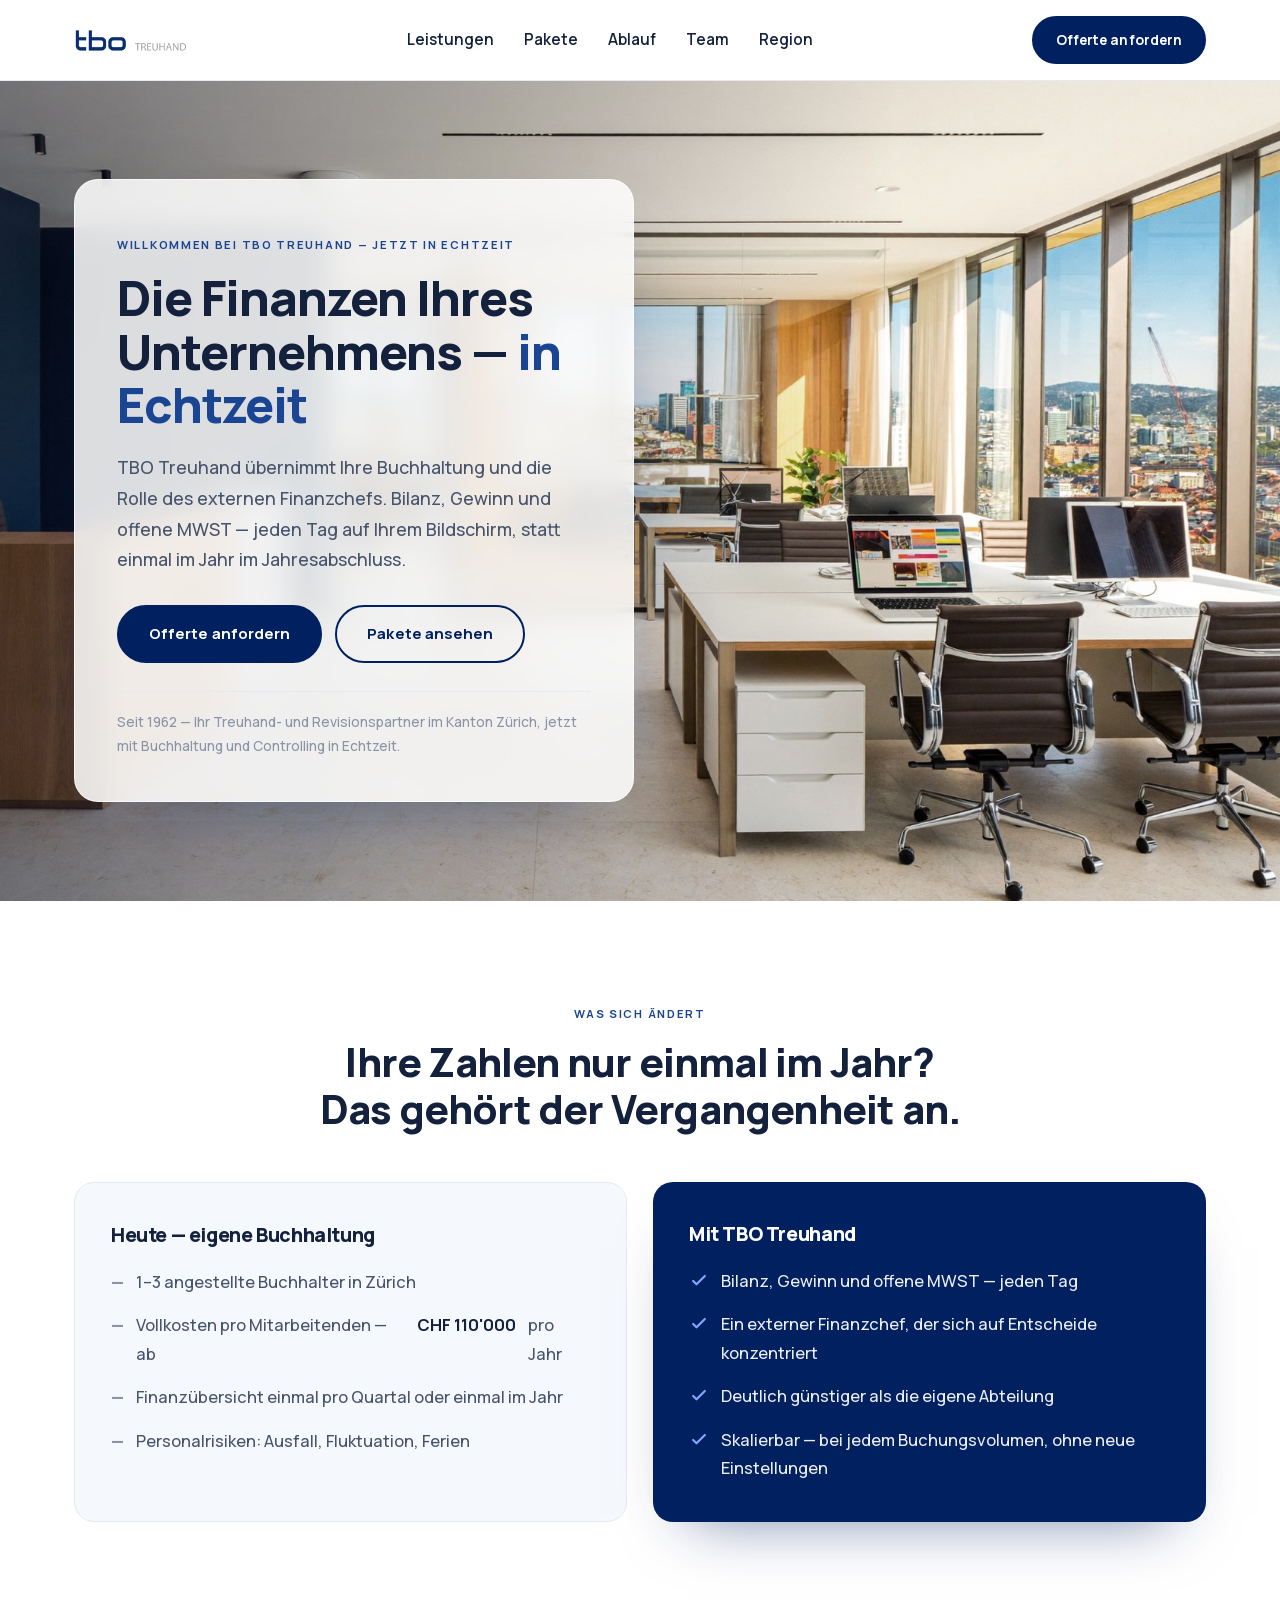
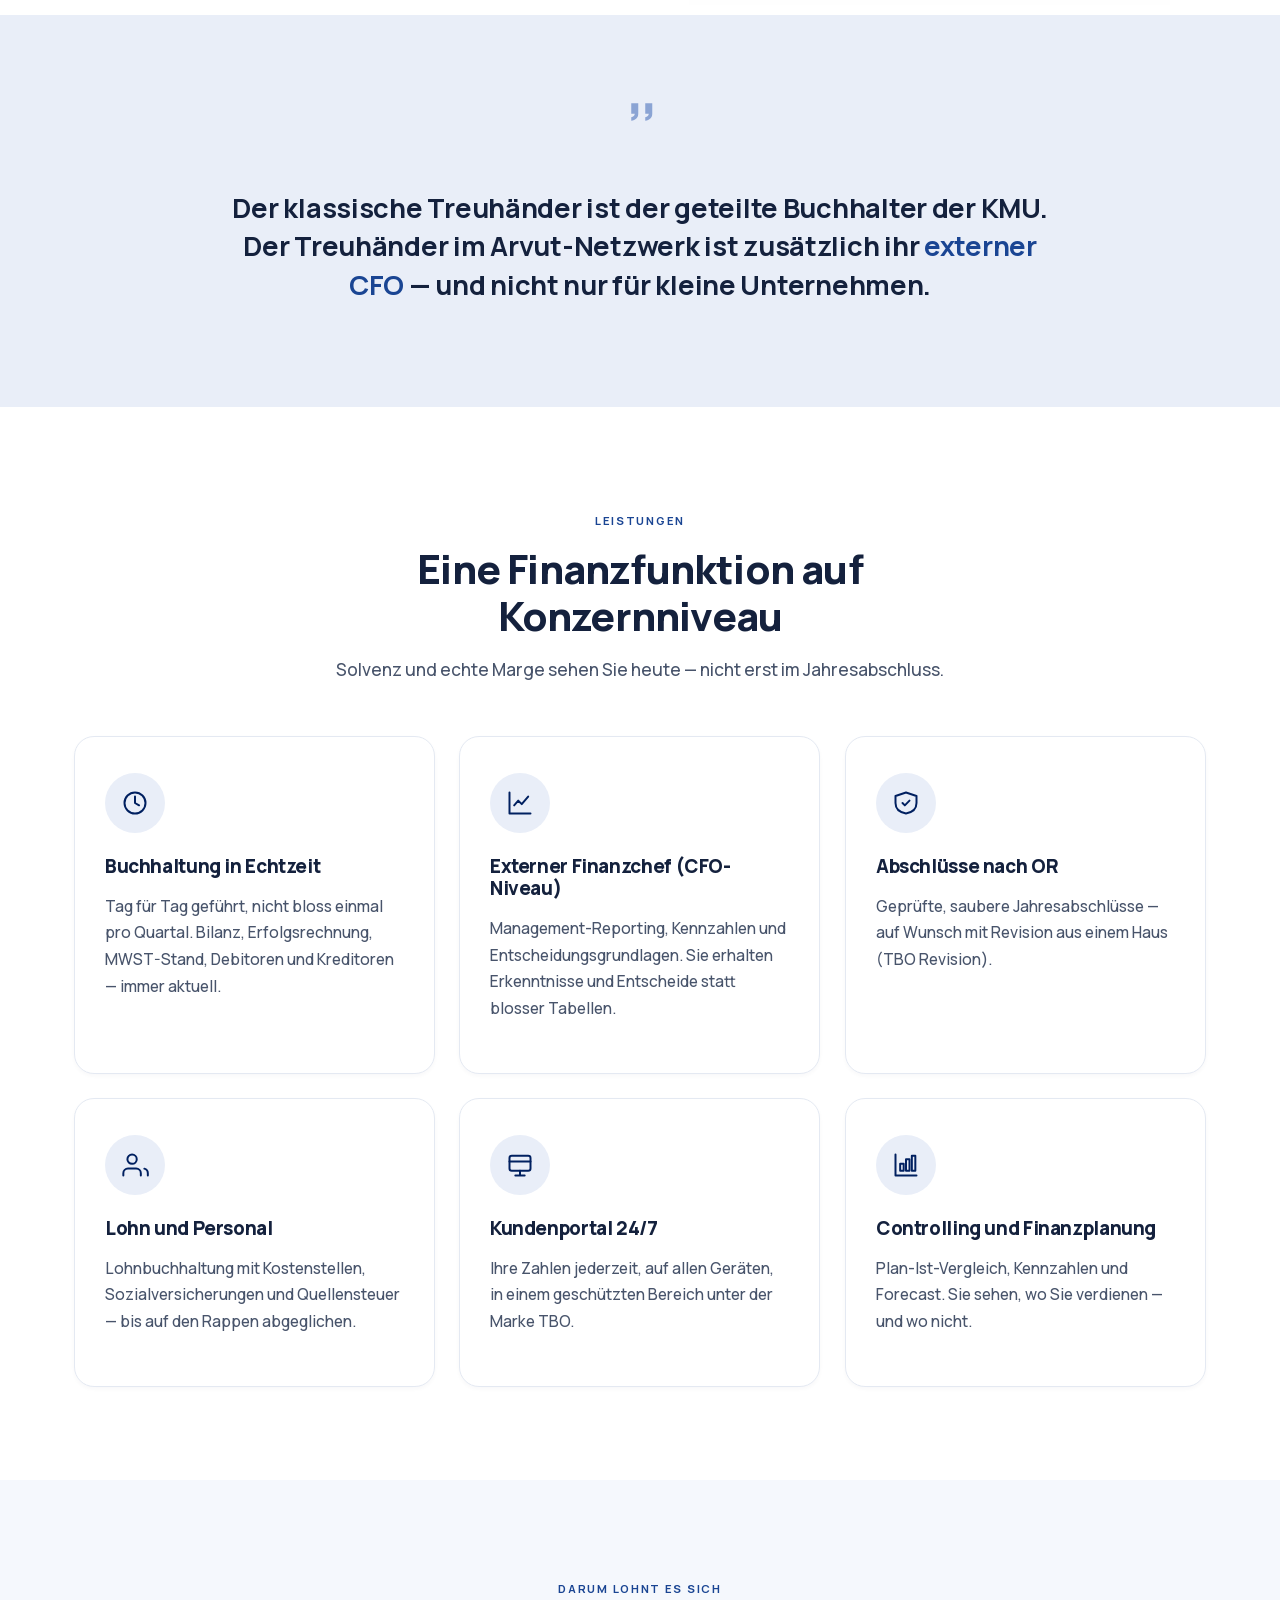
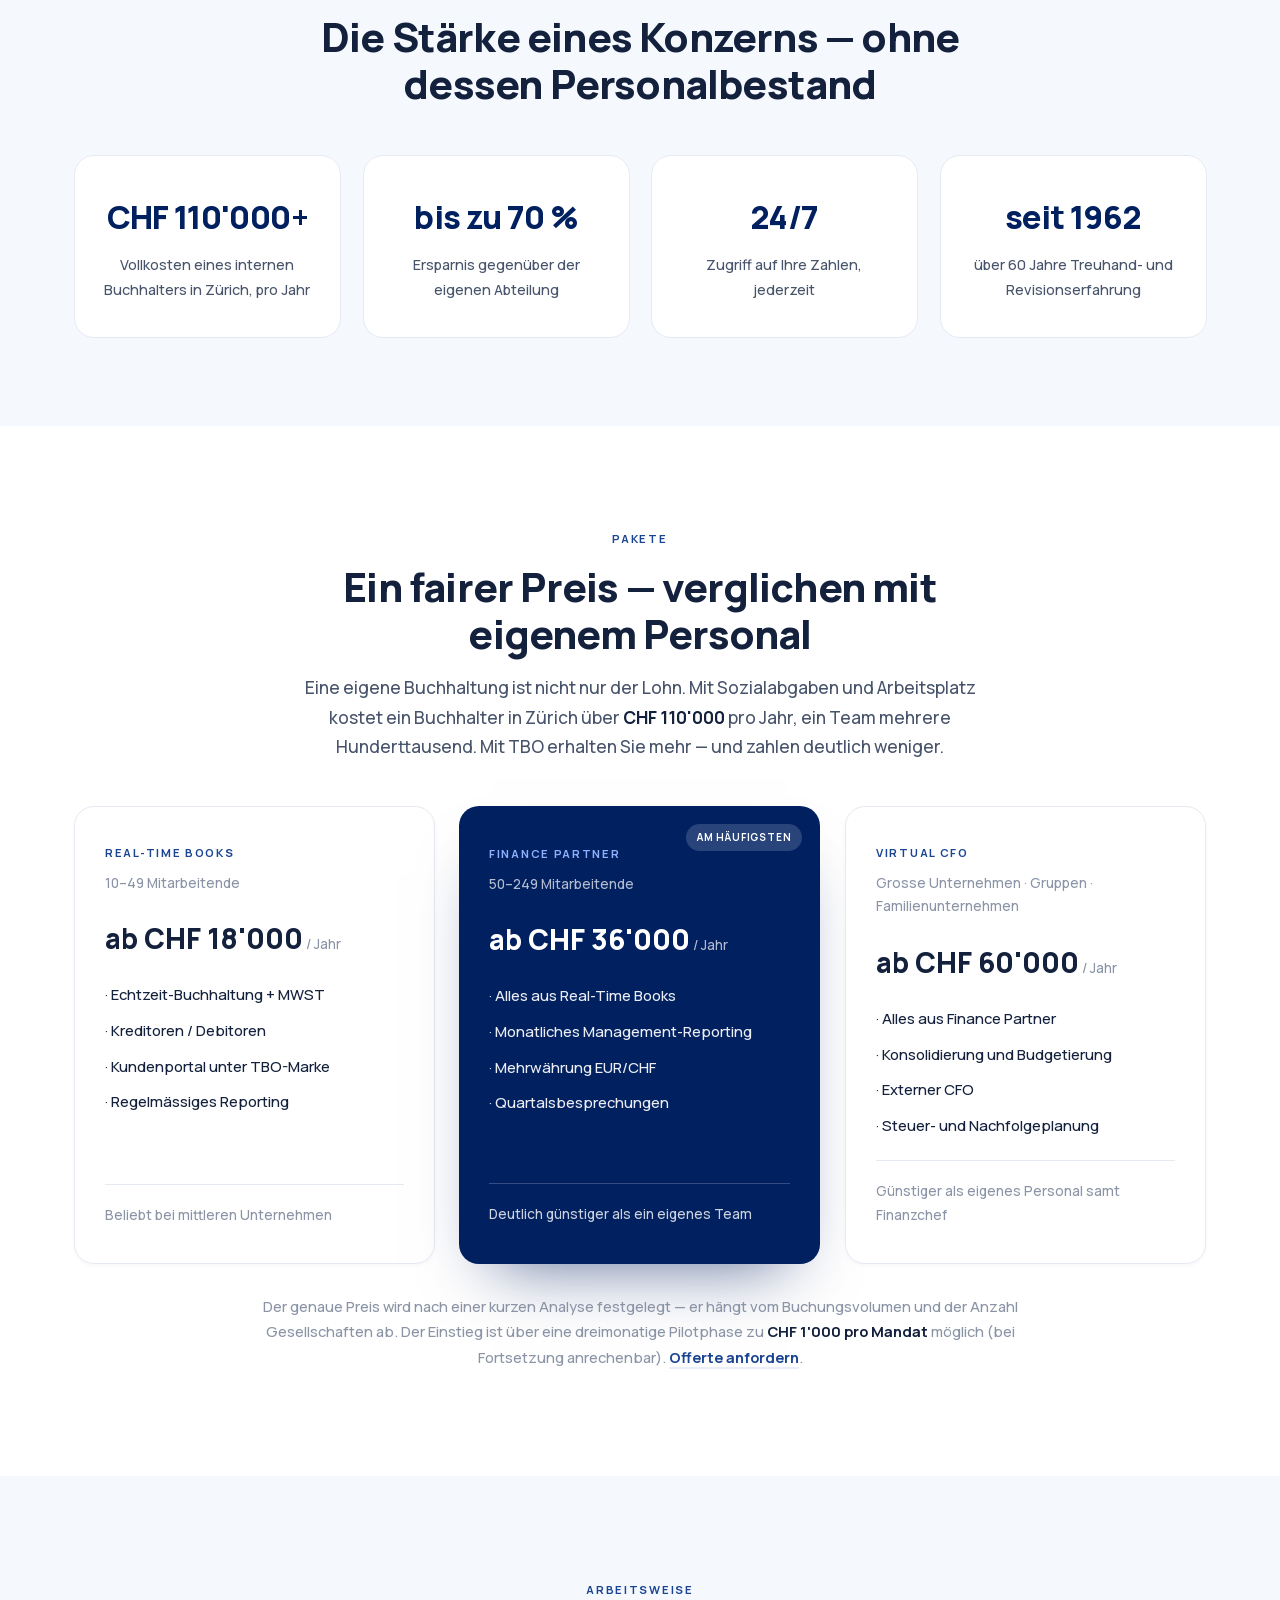
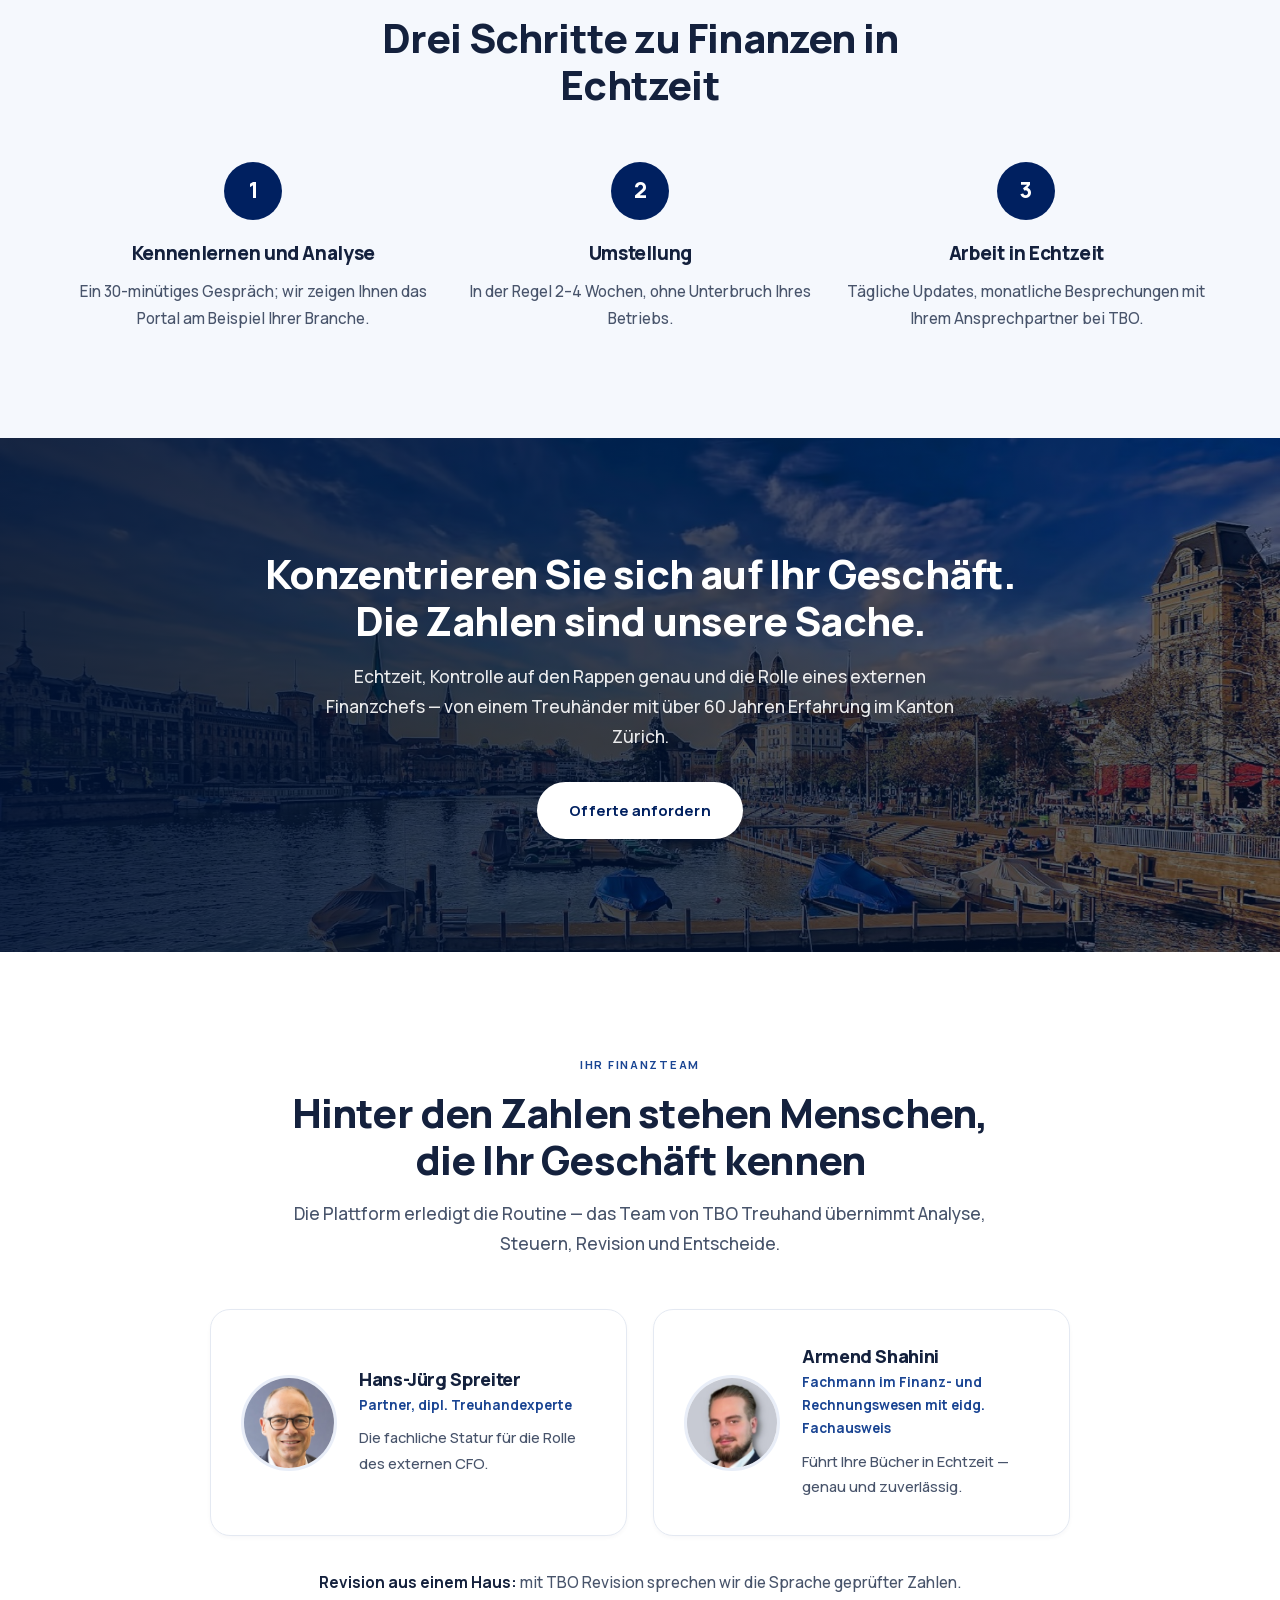
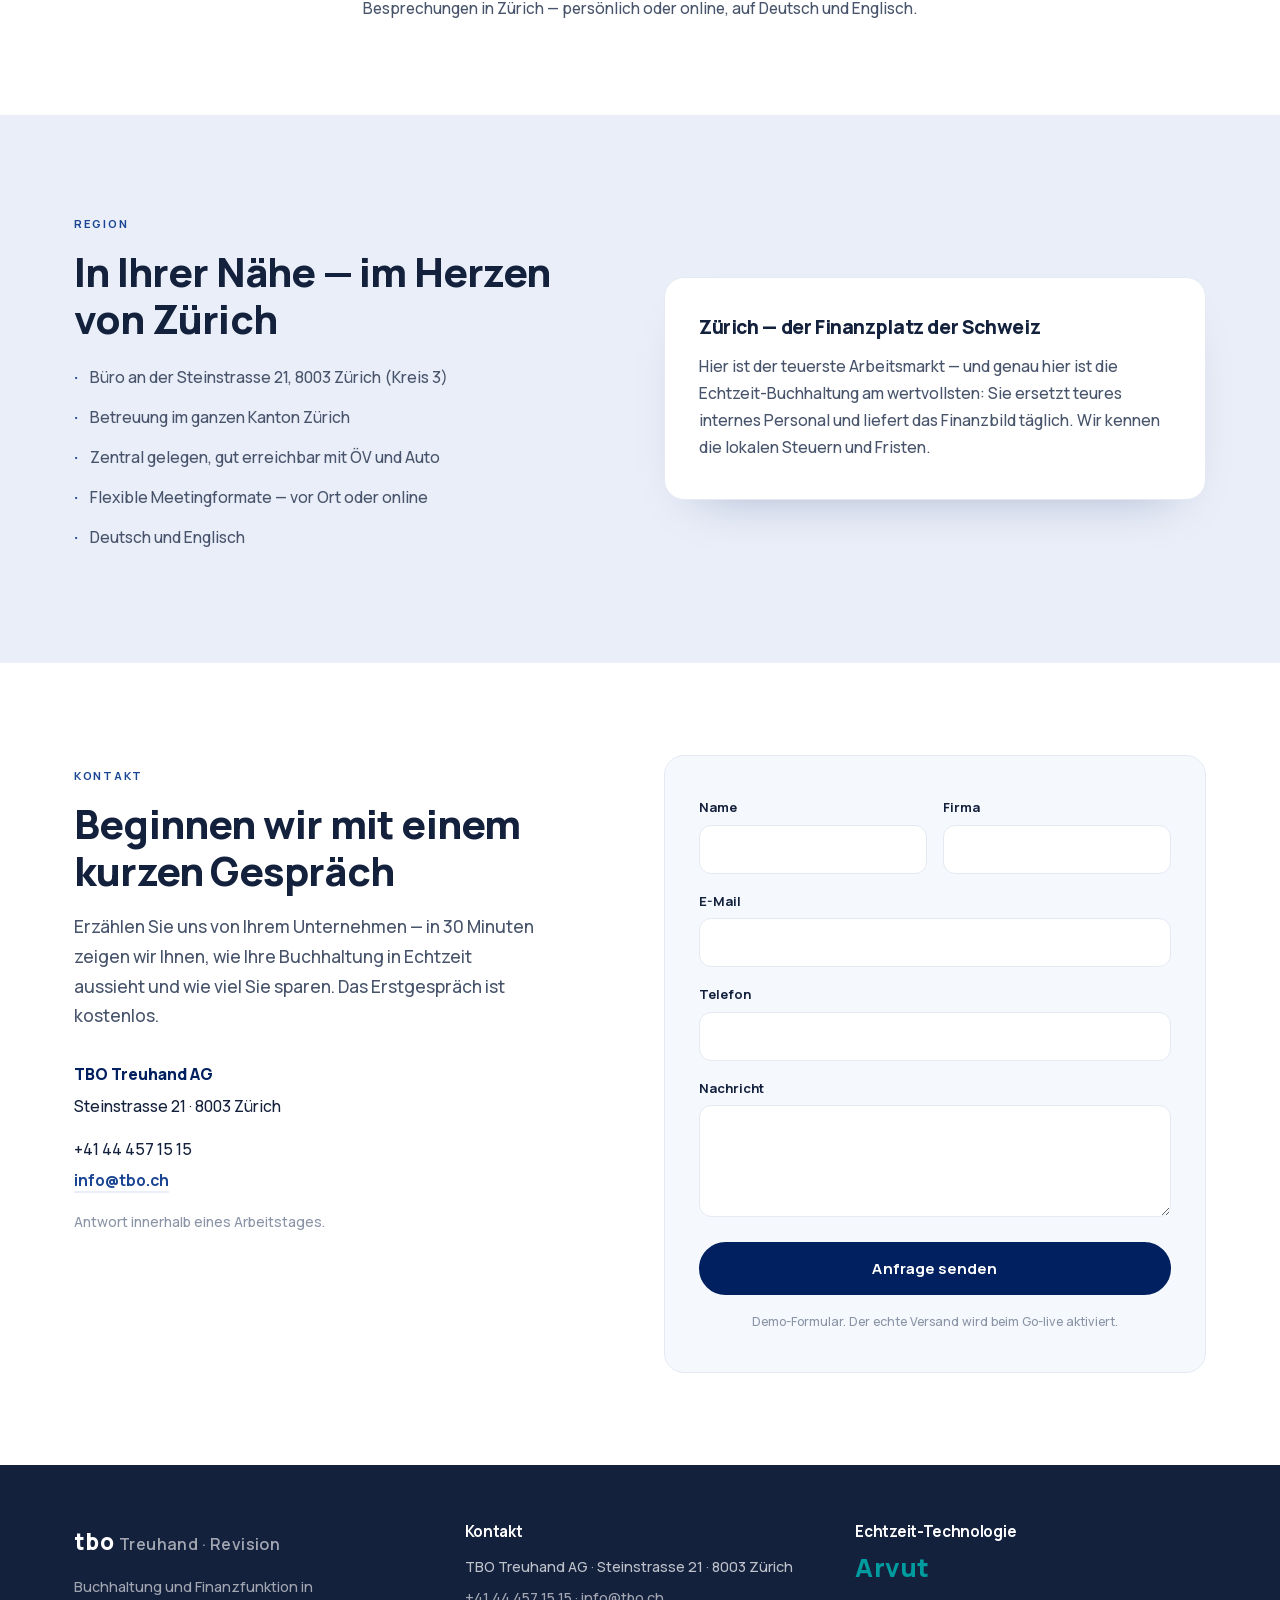
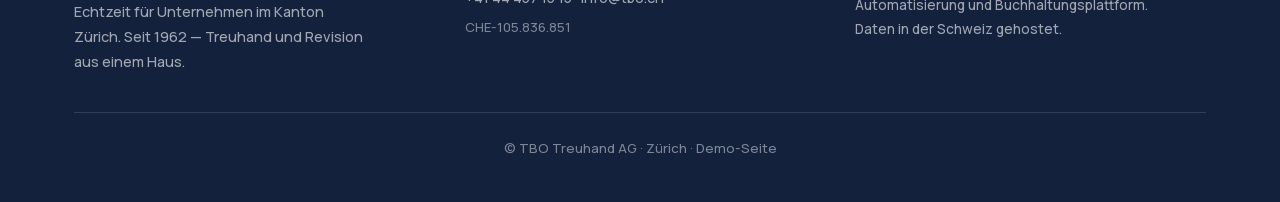
<file: index.src.html>
<!DOCTYPE html>
<html lang="de">
<head>
<meta charset="UTF-8">
<meta name="viewport" content="width=device-width, initial-scale=1.0">
<title>TBO Treuhand — Buchhaltung und Finanzen in Echtzeit für Zürcher Unternehmen</title>
<meta name="description" content="TBO Treuhand AG übernimmt Ihre Buchhaltung und die Rolle des externen Finanzchefs: Bilanz, Gewinn und offene MWST jeden Tag auf Ihrem Bildschirm — günstiger als eine eigene Abteilung. Seit 1962 im Kanton Zürich, Treuhand und Revision aus einem Haus.">
<meta name="robots" content="noindex, nofollow">
<style>
@import url('assets/fonts/fonts.css');
:root{
  --navy:#002060; --navy-2:#1A4593; --navy-3:#2f5bb0;
  --soft:#E9EEF8; --band:#F5F8FD; --ink:#14213d;
  --body:#48546b; --muted:#8a94a6; --line:#e4e9f2;
  --green:#009b9f; --radius:20px;
}
*{-webkit-font-smoothing:antialiased;box-sizing:border-box;}
html{scroll-behavior:smooth;}
a{text-decoration:none;color:inherit;}
img{display:block;max-width:100%;}
body{margin:0;font-family:'Manrope',-apple-system,Helvetica,Arial,sans-serif;color:var(--body);background:#fff;line-height:1.72;font-size:16.5px;font-weight:500;}
h1,h2,h3,h4{font-family:'Manrope',sans-serif;color:var(--ink);font-weight:800;line-height:1.18;margin:0;letter-spacing:-.02em;}
.wrap{max-width:1180px;margin:0 auto;padding:0 24px;}
.eyebrow{font-family:'Manrope',sans-serif;text-transform:uppercase;letter-spacing:.15em;font-weight:700;font-size:.71rem;color:var(--navy-2);}
.h-sec{font-size:clamp(1.75rem,3.5vw,2.5rem);}
.lead{font-size:1.08rem;color:var(--body);}
/* runde Pillen-Buttons — wie auf tbo.ch */
.btn{display:inline-block;font-family:'Manrope',sans-serif;font-weight:700;font-size:.94rem;letter-spacing:.005em;
  background:var(--navy);color:#fff;padding:14px 30px;border:2px solid var(--navy);border-radius:999px;cursor:pointer;transition:.22s;}
.btn:hover{background:var(--navy-2);border-color:var(--navy-2);transform:translateY(-1px);}
.btn-out{background:transparent;color:var(--navy);border:2px solid var(--navy);}
.btn-out:hover{background:var(--navy);color:#fff;}
.btn-light{background:#fff;color:var(--navy);border:2px solid #fff;}
.btn-light:hover{background:var(--soft);border-color:var(--soft);color:var(--navy);}
.nav-a{font-family:'Manrope',sans-serif;font-weight:600;font-size:.95rem;color:var(--ink);transition:color .2s;}
.nav-a:hover{color:var(--navy-2);}
.link-u{color:var(--navy-2);font-weight:700;border-bottom:2px solid var(--soft);}
.card{background:#fff;border:1px solid var(--line);border-radius:var(--radius);padding:36px 30px;transition:transform .28s,box-shadow .28s;box-shadow:0 2px 4px rgba(20,33,61,.03);}
.card:hover{transform:translateY(-6px);box-shadow:0 30px 60px -34px rgba(0,32,96,.4);}
.ico{width:60px;height:60px;border-radius:50%;background:var(--soft);color:var(--navy);display:flex;align-items:center;justify-content:center;margin-bottom:22px;}
.ico svg{width:28px;height:28px;}
.card h3{font-family:'Manrope';font-weight:800;font-size:1.18rem;color:var(--ink);margin-bottom:11px;}
.card p{font-size:.97rem;color:var(--body);}
input,textarea{font-family:inherit;width:100%;border:1px solid var(--line);border-radius:12px;padding:13px 15px;background:#fff;color:var(--ink);font-size:.96rem;transition:border-color .2s;}
input:focus,textarea:focus{outline:none;border-color:var(--navy-2);}
label{display:block;font-size:.82rem;font-weight:700;color:var(--ink);margin-bottom:6px;font-family:'Manrope';}
.reveal{opacity:0;transform:translateY(30px);transition:opacity .85s cubic-bezier(.16,1,.3,1),transform .85s cubic-bezier(.16,1,.3,1);will-change:opacity,transform;}
.reveal.in{opacity:1;transform:none;}
@media(prefers-reduced-motion:reduce){*{transition:none!important;animation:none!important;}.reveal{opacity:1;transform:none;}}
#toTop{position:fixed;right:22px;bottom:22px;z-index:60;width:46px;height:46px;background:var(--navy);color:#fff;border:none;border-radius:50%;cursor:pointer;display:flex;align-items:center;justify-content:center;box-shadow:0 12px 26px -12px rgba(0,32,96,.7);opacity:0;visibility:hidden;transform:translateY(12px);transition:.3s;}
#toTop.show{opacity:1;visibility:visible;transform:none;}
@media(max-width:900px){.hide-mob{display:none!important;}}
@media(max-width:820px){.g2{grid-template-columns:1fr!important;gap:40px!important;}}
@media(max-width:760px){.hero-card{margin:0 16px!important;max-width:none!important;padding:34px 26px!important;}}
</style>
</head>
<body>

<!-- ===== KOPFZEILE (Logo links, Menü rechts, navy Pille) — wie tbo.ch ===== -->
<header id="top" style="position:sticky;top:0;z-index:50;background:rgba(255,255,255,.94);backdrop-filter:saturate(180%) blur(10px);border-bottom:1px solid var(--line);">
  <div class="wrap" style="height:80px;display:flex;align-items:center;justify-content:space-between;gap:20px;">
    <a href="#top" aria-label="TBO Treuhand AG"><img src="assets/img/logo-tbo.png?v=1" alt="TBO Treuhand AG" style="height:38px;width:auto;"></a>
    <nav class="hide-mob" style="display:flex;align-items:center;gap:30px;">
      <a href="#leistungen" class="nav-a">Leistungen</a>
      <a href="#preise" class="nav-a">Pakete</a>
      <a href="#ablauf" class="nav-a">Ablauf</a>
      <a href="#team" class="nav-a">Team</a>
      <a href="#region" class="nav-a">Region</a>
    </nav>
    <a href="#kontakt" class="btn" style="padding:10px 22px;font-size:.86rem;">Offerte anfordern</a>
  </div>
</header>

<!-- ===== HERO (Vollbild-Foto + Milchglas-Karte links) — Signatur von tbo.ch ===== -->
<section style="position:relative;min-height:calc(100vh - 80px);display:flex;align-items:center;overflow:hidden;">
  <img src="assets/img/hero.jpg?v=4" alt="Modernes Büro einer Treuhand- und Revisionsgesellschaft in Zürich mit Stadtblick" style="position:absolute;inset:0;width:100%;height:100%;object-fit:cover;object-position:56% 50%;">
  <div style="position:absolute;inset:0;background:linear-gradient(90deg,rgba(10,20,45,.42) 0%,rgba(10,20,45,.16) 44%,rgba(10,20,45,0) 70%);"></div>
  <div class="wrap" style="position:relative;width:100%;">
    <div class="hero-card reveal" style="max-width:560px;background:rgba(255,255,255,.86);backdrop-filter:blur(14px);border:1px solid rgba(255,255,255,.7);border-radius:24px;padding:44px 42px;box-shadow:0 40px 80px -40px rgba(0,32,96,.5);">
      <p class="eyebrow" style="margin-bottom:16px;">Willkommen bei TBO Treuhand — jetzt in Echtzeit</p>
      <h1 style="font-size:clamp(2.05rem,4vw,3.05rem);line-height:1.1;margin-bottom:20px;">Die Finanzen Ihres Unternehmens — <span style="color:var(--navy-2);">in Echtzeit</span></h1>
      <p style="font-size:1.12rem;color:var(--body);margin-bottom:30px;">TBO Treuhand übernimmt Ihre Buchhaltung und die Rolle des externen Finanzchefs. Bilanz, Gewinn und offene MWST — jeden Tag auf Ihrem Bildschirm, statt einmal im Jahr im Jahresabschluss.</p>
      <div style="display:flex;flex-wrap:wrap;gap:13px;">
        <a href="#kontakt" class="btn">Offerte anfordern</a>
        <a href="#preise" class="btn btn-out">Pakete ansehen</a>
      </div>
      <p style="margin:28px 0 0;font-size:.86rem;color:var(--muted);border-top:1px solid var(--line);padding-top:18px;">Seit 1962 — Ihr Treuhand- und Revisionspartner im Kanton Zürich, jetzt mit Buchhaltung und Controlling in Echtzeit.</p>
    </div>
  </div>
</section>

<!-- ===== WAS SICH ÄNDERT (Heute vs. Mit TBO) ===== -->
<section style="padding:92px 0;background:#fff;">
  <div class="wrap">
    <div class="reveal" style="text-align:center;max-width:820px;margin:0 auto 50px;">
      <p class="eyebrow" style="margin-bottom:14px;">Was sich ändert</p>
      <h2 class="h-sec">Ihre Zahlen nur einmal im Jahr?<br>Das gehört der Vergangenheit an.</h2>
    </div>
    <div class="g2" style="display:grid;grid-template-columns:1fr 1fr;gap:26px;align-items:stretch;">
      <div class="reveal" style="background:var(--band);border:1px solid var(--line);border-radius:var(--radius);padding:40px 36px;">
        <h3 style="font-size:1.22rem;margin-bottom:22px;color:var(--ink);">Heute — eigene Buchhaltung</h3>
        <ul style="list-style:none;padding:0;margin:0;display:flex;flex-direction:column;gap:15px;">
          <li style="display:flex;gap:12px;"><span style="color:var(--muted);font-weight:800;">—</span>1–3 angestellte Buchhalter in Zürich</li>
          <li style="display:flex;gap:12px;"><span style="color:var(--muted);font-weight:800;">—</span>Vollkosten pro Mitarbeitenden — ab <b style="color:var(--ink);">CHF&nbsp;110'000</b> pro Jahr</li>
          <li style="display:flex;gap:12px;"><span style="color:var(--muted);font-weight:800;">—</span>Finanzübersicht einmal pro Quartal oder einmal im Jahr</li>
          <li style="display:flex;gap:12px;"><span style="color:var(--muted);font-weight:800;">—</span>Personalrisiken: Ausfall, Fluktuation, Ferien</li>
        </ul>
      </div>
      <div class="reveal" style="background:var(--navy);color:#fff;border-radius:var(--radius);padding:40px 36px;box-shadow:0 30px 60px -36px rgba(0,32,96,.6);">
        <h3 style="font-size:1.22rem;margin-bottom:22px;color:#fff;">Mit TBO Treuhand</h3>
        <ul style="list-style:none;padding:0;margin:0;display:flex;flex-direction:column;gap:15px;color:rgba(255,255,255,.92);">
          <li style="display:flex;gap:12px;"><svg width="20" height="20" viewBox="0 0 24 24" fill="none" stroke="#7fa8ff" stroke-width="2.6" stroke-linecap="round" stroke-linejoin="round" style="flex-shrink:0;margin-top:4px;"><path d="M5 12l4 4 10-10"/></svg>Bilanz, Gewinn und offene MWST — jeden Tag</li>
          <li style="display:flex;gap:12px;"><svg width="20" height="20" viewBox="0 0 24 24" fill="none" stroke="#7fa8ff" stroke-width="2.6" stroke-linecap="round" stroke-linejoin="round" style="flex-shrink:0;margin-top:4px;"><path d="M5 12l4 4 10-10"/></svg>Ein externer Finanzchef, der sich auf Entscheide konzentriert</li>
          <li style="display:flex;gap:12px;"><svg width="20" height="20" viewBox="0 0 24 24" fill="none" stroke="#7fa8ff" stroke-width="2.6" stroke-linecap="round" stroke-linejoin="round" style="flex-shrink:0;margin-top:4px;"><path d="M5 12l4 4 10-10"/></svg>Deutlich günstiger als die eigene Abteilung</li>
          <li style="display:flex;gap:12px;"><svg width="20" height="20" viewBox="0 0 24 24" fill="none" stroke="#7fa8ff" stroke-width="2.6" stroke-linecap="round" stroke-linejoin="round" style="flex-shrink:0;margin-top:4px;"><path d="M5 12l4 4 10-10"/></svg>Skalierbar — bei jedem Buchungsvolumen, ohne neue Einstellungen</li>
        </ul>
      </div>
    </div>
  </div>
</section>

<!-- ===== LEITSATZ (Positionierung — Kanon, wörtlich) ===== -->
<section style="padding:76px 0;background:var(--soft);">
  <div class="wrap reveal" style="max-width:900px;margin:0 auto;text-align:center;">
    <svg width="42" height="42" viewBox="0 0 24 24" fill="var(--navy-3)" style="opacity:.5;margin:0 auto 20px;"><path d="M7 7h4v6c0 2.2-1.5 3.7-4 4v-2c1.2-.3 2-1 2-2H7V7zm8 0h4v6c0 2.2-1.5 3.7-4 4v-2c1.2-.3 2-1 2-2h-2V7z"/></svg>
    <p style="font-family:'Manrope';font-weight:700;font-size:clamp(1.3rem,2.5vw,1.7rem);color:var(--ink);line-height:1.42;letter-spacing:-.01em;">
      Der klassische Treuhänder ist der geteilte Buchhalter der KMU. Der Treuhänder im Arvut-Netzwerk ist zusätzlich ihr <span style="color:var(--navy-2);">externer CFO</span> — und nicht nur für kleine Unternehmen.
    </p>
  </div>
</section>

<!-- ===== LEISTUNGEN ===== -->
<section id="leistungen" style="padding:92px 0;background:#fff;">
  <div class="wrap">
    <div class="reveal" style="text-align:center;max-width:680px;margin:0 auto 52px;">
      <p class="eyebrow" style="margin-bottom:14px;">Leistungen</p>
      <h2 class="h-sec">Eine Finanzfunktion auf Konzernniveau</h2>
      <p class="lead" style="margin-top:16px;">Solvenz und echte Marge sehen Sie heute — nicht erst im Jahresabschluss.</p>
    </div>
    <div style="display:grid;grid-template-columns:repeat(auto-fit,minmax(300px,1fr));gap:24px;">
      <div class="card reveal">
        <div class="ico"><svg viewBox="0 0 24 24" fill="none" stroke="currentColor" stroke-width="1.7" stroke-linecap="round" stroke-linejoin="round"><circle cx="12" cy="12" r="9"/><path d="M12 6.5v5.5l3.5 2"/></svg></div>
        <h3>Buchhaltung in Echtzeit</h3>
        <p>Tag für Tag geführt, nicht bloss einmal pro Quartal. Bilanz, Erfolgsrechnung, MWST-Stand, Debitoren und Kreditoren — immer aktuell.</p>
      </div>
      <div class="card reveal">
        <div class="ico"><svg viewBox="0 0 24 24" fill="none" stroke="currentColor" stroke-width="1.7" stroke-linecap="round" stroke-linejoin="round"><path d="M3 3v18h18"/><path d="M7 14l3.5-4 3 3 5.5-6.5"/></svg></div>
        <h3>Externer Finanzchef (CFO-Niveau)</h3>
        <p>Management-Reporting, Kennzahlen und Entscheidungsgrundlagen. Sie erhalten Erkenntnisse und Entscheide statt blosser Tabellen.</p>
      </div>
      <div class="card reveal">
        <div class="ico"><svg viewBox="0 0 24 24" fill="none" stroke="currentColor" stroke-width="1.7" stroke-linecap="round" stroke-linejoin="round"><path d="M9 12l2 2 4-4"/><path d="M21 12c0 5-3.5 8-9 9-5.5-1-9-4-9-9V6l9-3 9 3z"/></svg></div>
        <h3>Abschlüsse nach OR</h3>
        <p>Geprüfte, saubere Jahresabschlüsse — auf Wunsch mit Revision aus einem Haus (TBO Revision).</p>
      </div>
      <div class="card reveal">
        <div class="ico"><svg viewBox="0 0 24 24" fill="none" stroke="currentColor" stroke-width="1.7" stroke-linecap="round" stroke-linejoin="round"><path d="M17 21v-2a4 4 0 0 0-4-4H6a4 4 0 0 0-4 4v2"/><circle cx="9.5" cy="7" r="4"/><path d="M23 21v-2a4 4 0 0 0-3-3.87"/></svg></div>
        <h3>Lohn und Personal</h3>
        <p>Lohnbuchhaltung mit Kostenstellen, Sozialversicherungen und Quellensteuer — bis auf den Rappen abgeglichen.</p>
      </div>
      <div class="card reveal">
        <div class="ico"><svg viewBox="0 0 24 24" fill="none" stroke="currentColor" stroke-width="1.7" stroke-linecap="round" stroke-linejoin="round"><rect x="3" y="4" width="18" height="13" rx="2"/><path d="M3 9h18M8 21h8M12 17v4"/></svg></div>
        <h3>Kundenportal 24/7</h3>
        <p>Ihre Zahlen jederzeit, auf allen Geräten, in einem geschützten Bereich unter der Marke TBO.</p>
      </div>
      <div class="card reveal">
        <div class="ico"><svg viewBox="0 0 24 24" fill="none" stroke="currentColor" stroke-width="1.7" stroke-linecap="round" stroke-linejoin="round"><path d="M3 3v18h18"/><rect x="7" y="11" width="3" height="6"/><rect x="12" y="7" width="3" height="10"/><rect x="17" y="4" width="3" height="13"/></svg></div>
        <h3>Controlling und Finanzplanung</h3>
        <p>Plan-Ist-Vergleich, Kennzahlen und Forecast. Sie sehen, wo Sie verdienen — und wo nicht.</p>
      </div>
    </div>
  </div>
</section>

<!-- ===== DARUM LOHNT ES SICH (Kennzahlen) ===== -->
<section style="padding:88px 0;background:var(--band);">
  <div class="wrap">
    <div class="reveal" style="text-align:center;max-width:720px;margin:0 auto 48px;">
      <p class="eyebrow" style="margin-bottom:14px;">Darum lohnt es sich</p>
      <h2 class="h-sec">Die Stärke eines Konzerns — ohne dessen Personalbestand</h2>
    </div>
    <div style="display:grid;grid-template-columns:repeat(auto-fit,minmax(210px,1fr));gap:22px;">
      <div class="reveal" style="background:#fff;border:1px solid var(--line);border-radius:var(--radius);padding:34px 26px;text-align:center;">
        <div style="font-family:'Manrope';font-weight:800;font-size:2rem;color:var(--navy);letter-spacing:-.02em;">CHF 110'000+</div>
        <div style="margin-top:8px;font-size:.9rem;color:var(--body);">Vollkosten eines internen Buchhalters in Zürich, pro Jahr</div>
      </div>
      <div class="reveal" style="background:#fff;border:1px solid var(--line);border-radius:var(--radius);padding:34px 26px;text-align:center;">
        <div style="font-family:'Manrope';font-weight:800;font-size:2rem;color:var(--navy);letter-spacing:-.02em;">bis zu 70 %</div>
        <div style="margin-top:8px;font-size:.9rem;color:var(--body);">Ersparnis gegenüber der eigenen Abteilung</div>
      </div>
      <div class="reveal" style="background:#fff;border:1px solid var(--line);border-radius:var(--radius);padding:34px 26px;text-align:center;">
        <div style="font-family:'Manrope';font-weight:800;font-size:2rem;color:var(--navy);letter-spacing:-.02em;">24/7</div>
        <div style="margin-top:8px;font-size:.9rem;color:var(--body);">Zugriff auf Ihre Zahlen, jederzeit</div>
      </div>
      <div class="reveal" style="background:#fff;border:1px solid var(--line);border-radius:var(--radius);padding:34px 26px;text-align:center;">
        <div style="font-family:'Manrope';font-weight:800;font-size:2rem;color:var(--navy);letter-spacing:-.02em;">seit 1962</div>
        <div style="margin-top:8px;font-size:.9rem;color:var(--body);">über 60 Jahre Treuhand- und Revisionserfahrung</div>
      </div>
    </div>
  </div>
</section>

<!-- ===== PREISE ===== -->
<section id="preise" style="padding:92px 0;background:#fff;">
  <div class="wrap">
    <div class="reveal" style="text-align:center;max-width:720px;margin:0 auto 30px;">
      <p class="eyebrow" style="margin-bottom:14px;">Pakete</p>
      <h2 class="h-sec">Ein fairer Preis — verglichen mit eigenem Personal</h2>
      <p class="lead" style="margin-top:16px;">Eine eigene Buchhaltung ist nicht nur der Lohn. Mit Sozialabgaben und Arbeitsplatz kostet ein Buchhalter in Zürich über <b style="color:var(--ink);">CHF 110'000</b> pro Jahr, ein Team mehrere Hunderttausend. Mit TBO erhalten Sie mehr — und zahlen deutlich weniger.</p>
    </div>
    <div style="display:grid;grid-template-columns:repeat(auto-fit,minmax(280px,1fr));gap:24px;align-items:stretch;margin-top:44px;">
      <div class="reveal card" style="display:flex;flex-direction:column;">
        <span class="eyebrow">Real-Time Books</span>
        <p style="font-size:.86rem;margin:8px 0 0;color:var(--muted);">10–49 Mitarbeitende</p>
        <div style="margin:20px 0;"><span style="font-family:'Manrope';font-weight:800;font-size:1.75rem;color:var(--ink);">ab CHF 18'000</span><span style="font-size:.85rem;color:var(--muted);"> / Jahr</span></div>
        <ul style="list-style:none;padding:0;margin:0;flex:1;display:flex;flex-direction:column;gap:10px;font-size:.93rem;color:var(--ink);">
          <li>· Echtzeit-Buchhaltung + MWST</li><li>· Kreditoren / Debitoren</li><li>· Kundenportal unter TBO-Marke</li><li>· Regelmässiges Reporting</li>
        </ul>
        <p style="margin:22px 0 0;padding-top:18px;border-top:1px solid var(--line);font-size:.86rem;color:var(--muted);">Beliebt bei mittleren Unternehmen</p>
      </div>
      <div class="reveal" style="background:var(--navy);color:#fff;border-radius:var(--radius);padding:38px 30px;display:flex;flex-direction:column;position:relative;box-shadow:0 34px 64px -34px rgba(0,32,96,.65);">
        <span style="position:absolute;top:18px;right:18px;font-family:'Manrope';font-weight:700;font-size:.62rem;letter-spacing:.08em;text-transform:uppercase;background:rgba(255,255,255,.16);color:#fff;padding:5px 11px;border-radius:999px;">Am häufigsten</span>
        <span class="eyebrow" style="color:#8fb0ff;">Finance Partner</span>
        <p style="font-size:.86rem;margin:8px 0 0;color:rgba(255,255,255,.7);">50–249 Mitarbeitende</p>
        <div style="margin:20px 0;"><span style="font-family:'Manrope';font-weight:800;font-size:1.75rem;color:#fff;">ab CHF 36'000</span><span style="font-size:.85rem;color:rgba(255,255,255,.7);"> / Jahr</span></div>
        <ul style="list-style:none;padding:0;margin:0;flex:1;display:flex;flex-direction:column;gap:10px;font-size:.93rem;color:rgba(255,255,255,.92);">
          <li>· Alles aus Real-Time Books</li><li>· Monatliches Management-Reporting</li><li>· Mehrwährung EUR/CHF</li><li>· Quartalsbesprechungen</li>
        </ul>
        <p style="margin:22px 0 0;padding-top:18px;border-top:1px solid rgba(255,255,255,.2);font-size:.86rem;color:rgba(255,255,255,.8);">Deutlich günstiger als ein eigenes Team</p>
      </div>
      <div class="reveal card" style="display:flex;flex-direction:column;">
        <span class="eyebrow">Virtual CFO</span>
        <p style="font-size:.86rem;margin:8px 0 0;color:var(--muted);">Grosse Unternehmen · Gruppen · Familienunternehmen</p>
        <div style="margin:20px 0;"><span style="font-family:'Manrope';font-weight:800;font-size:1.75rem;color:var(--ink);">ab CHF 60'000</span><span style="font-size:.85rem;color:var(--muted);"> / Jahr</span></div>
        <ul style="list-style:none;padding:0;margin:0;flex:1;display:flex;flex-direction:column;gap:10px;font-size:.93rem;color:var(--ink);">
          <li>· Alles aus Finance Partner</li><li>· Konsolidierung und Budgetierung</li><li>· Externer CFO</li><li>· Steuer- und Nachfolgeplanung</li>
        </ul>
        <p style="margin:22px 0 0;padding-top:18px;border-top:1px solid var(--line);font-size:.86rem;color:var(--muted);">Günstiger als eigenes Personal samt Finanzchef</p>
      </div>
    </div>
    <p class="reveal" style="text-align:center;font-size:.92rem;color:var(--muted);margin-top:30px;max-width:820px;margin-left:auto;margin-right:auto;">Der genaue Preis wird nach einer kurzen Analyse festgelegt — er hängt vom Buchungsvolumen und der Anzahl Gesellschaften ab. Der Einstieg ist über eine dreimonatige Pilotphase zu <b style="color:var(--ink);">CHF 1'000 pro Mandat</b> möglich (bei Fortsetzung anrechenbar). <a href="#kontakt" class="link-u">Offerte anfordern</a>.</p>
  </div>
</section>

<!-- ===== ARBEITSWEISE ===== -->
<section id="ablauf" style="padding:92px 0;background:var(--band);">
  <div class="wrap">
    <div class="reveal" style="text-align:center;max-width:680px;margin:0 auto 54px;">
      <p class="eyebrow" style="margin-bottom:14px;">Arbeitsweise</p>
      <h2 class="h-sec">Drei Schritte zu Finanzen in Echtzeit</h2>
    </div>
    <div style="display:grid;grid-template-columns:repeat(auto-fit,minmax(270px,1fr));gap:28px;">
      <div class="reveal" style="text-align:center;"><div style="width:58px;height:58px;background:var(--navy);color:#fff;border-radius:50%;font-family:'Manrope';font-weight:800;font-size:1.3rem;display:flex;align-items:center;justify-content:center;margin:0 auto 22px;">1</div><h3 style="font-size:1.18rem;margin-bottom:11px;">Kennenlernen und Analyse</h3><p style="font-size:.95rem;">Ein 30-minütiges Gespräch; wir zeigen Ihnen das Portal am Beispiel Ihrer Branche.</p></div>
      <div class="reveal" style="text-align:center;"><div style="width:58px;height:58px;background:var(--navy);color:#fff;border-radius:50%;font-family:'Manrope';font-weight:800;font-size:1.3rem;display:flex;align-items:center;justify-content:center;margin:0 auto 22px;">2</div><h3 style="font-size:1.18rem;margin-bottom:11px;">Umstellung</h3><p style="font-size:.95rem;">In der Regel 2–4 Wochen, ohne Unterbruch Ihres Betriebs.</p></div>
      <div class="reveal" style="text-align:center;"><div style="width:58px;height:58px;background:var(--navy);color:#fff;border-radius:50%;font-family:'Manrope';font-weight:800;font-size:1.3rem;display:flex;align-items:center;justify-content:center;margin:0 auto 22px;">3</div><h3 style="font-size:1.18rem;margin-bottom:11px;">Arbeit in Echtzeit</h3><p style="font-size:.95rem;">Tägliche Updates, monatliche Besprechungen mit Ihrem Ansprechpartner bei TBO.</p></div>
    </div>
  </div>
</section>

<!-- ===== AKZENT-BANNER (abgedunkeltes Zürich-Foto) ===== -->
<section style="position:relative;padding:112px 0;overflow:hidden;">
  <img src="assets/img/zurich.jpg?v=1" alt="Zürich — Limmat und Altstadt" style="position:absolute;inset:0;width:100%;height:100%;object-fit:cover;object-position:50% 46%;">
  <div style="position:absolute;inset:0;background:linear-gradient(90deg,rgba(0,18,52,.9),rgba(0,18,52,.58));"></div>
  <div class="wrap reveal" style="position:relative;text-align:center;max-width:800px;">
    <h2 style="color:#fff;font-size:clamp(1.75rem,3.6vw,2.5rem);margin-bottom:18px;">Konzentrieren Sie sich auf Ihr Geschäft.<br>Die Zahlen sind unsere Sache.</h2>
    <p style="color:rgba(255,255,255,.9);font-size:1.08rem;max-width:640px;margin:0 auto 30px;">Echtzeit, Kontrolle auf den Rappen genau und die Rolle eines externen Finanzchefs — von einem Treuhänder mit über 60 Jahren Erfahrung im Kanton Zürich.</p>
    <a href="#kontakt" class="btn btn-light">Offerte anfordern</a>
  </div>
</section>

<!-- ===== IHR FINANZTEAM ===== -->
<section id="team" style="padding:92px 0;background:#fff;">
  <div class="wrap">
    <div class="reveal" style="text-align:center;max-width:760px;margin:0 auto 50px;">
      <p class="eyebrow" style="margin-bottom:14px;">Ihr Finanzteam</p>
      <h2 class="h-sec">Hinter den Zahlen stehen Menschen, die Ihr Geschäft kennen</h2>
      <p class="lead" style="margin-top:16px;">Die Plattform erledigt die Routine — das Team von TBO Treuhand übernimmt Analyse, Steuern, Revision und Entscheide.</p>
    </div>
    <div class="g2" style="display:grid;grid-template-columns:1fr 1fr;gap:26px;max-width:860px;margin:0 auto;">
      <div class="reveal card" style="display:flex;gap:22px;align-items:center;">
        <img src="assets/img/spreiter.png?v=1" alt="Hans-Jürg Spreiter" style="width:96px;height:96px;border-radius:50%;object-fit:cover;flex-shrink:0;border:3px solid var(--soft);">
        <div>
          <h3 style="font-size:1.14rem;margin-bottom:3px;">Hans-Jürg Spreiter</h3>
          <p style="margin:0 0 8px;font-size:.85rem;font-weight:700;color:var(--navy-2);font-family:'Manrope';">Partner, dipl. Treuhandexperte</p>
          <p style="margin:0;font-size:.92rem;">Die fachliche Statur für die Rolle des externen CFO.</p>
        </div>
      </div>
      <div class="reveal card" style="display:flex;gap:22px;align-items:center;">
        <img src="assets/img/shahini.png?v=1" alt="Armend Shahini" style="width:96px;height:96px;border-radius:50%;object-fit:cover;flex-shrink:0;border:3px solid var(--soft);">
        <div>
          <h3 style="font-size:1.14rem;margin-bottom:3px;">Armend Shahini</h3>
          <p style="margin:0 0 8px;font-size:.85rem;font-weight:700;color:var(--navy-2);font-family:'Manrope';">Fachmann im Finanz- und Rechnungswesen mit eidg. Fachausweis</p>
          <p style="margin:0;font-size:.92rem;">Führt Ihre Bücher in Echtzeit — genau und zuverlässig.</p>
        </div>
      </div>
    </div>
    <p class="reveal" style="text-align:center;max-width:680px;margin:34px auto 0;font-size:.96rem;color:var(--body);"><b style="color:var(--ink);">Revision aus einem Haus:</b> mit TBO Revision sprechen wir die Sprache geprüfter Zahlen. Besprechungen in Zürich — persönlich oder online, auf Deutsch und Englisch.</p>
  </div>
</section>

<!-- ===== REGION ===== -->
<section id="region" style="padding:88px 0;background:var(--soft);">
  <div class="wrap g2" style="display:grid;grid-template-columns:1fr 1fr;gap:48px;align-items:center;">
    <div class="reveal">
      <p class="eyebrow" style="margin-bottom:14px;">Region</p>
      <h2 class="h-sec" style="margin-bottom:22px;">In Ihrer Nähe — im Herzen von Zürich</h2>
      <ul style="list-style:none;padding:0;margin:0 0 24px;display:flex;flex-direction:column;gap:13px;font-size:.98rem;">
        <li style="display:flex;gap:12px;"><span style="color:var(--navy-2);font-weight:800;">·</span>Büro an der Steinstrasse 21, 8003 Zürich (Kreis 3)</li>
        <li style="display:flex;gap:12px;"><span style="color:var(--navy-2);font-weight:800;">·</span>Betreuung im ganzen Kanton Zürich</li>
        <li style="display:flex;gap:12px;"><span style="color:var(--navy-2);font-weight:800;">·</span>Zentral gelegen, gut erreichbar mit ÖV und Auto</li>
        <li style="display:flex;gap:12px;"><span style="color:var(--navy-2);font-weight:800;">·</span>Flexible Meetingformate — vor Ort oder online</li>
        <li style="display:flex;gap:12px;"><span style="color:var(--navy-2);font-weight:800;">·</span>Deutsch und Englisch</li>
      </ul>
    </div>
    <div class="reveal" style="background:#fff;border:1px solid var(--line);border-radius:var(--radius);padding:38px 34px;box-shadow:0 24px 50px -34px rgba(0,32,96,.35);">
      <h3 style="font-size:1.2rem;margin-bottom:14px;">Zürich — der Finanzplatz der Schweiz</h3>
      <p style="font-size:.98rem;color:var(--body);margin:0;">Hier ist der teuerste Arbeitsmarkt — und genau hier ist die Echtzeit-Buchhaltung am wertvollsten: Sie ersetzt teures internes Personal und liefert das Finanzbild täglich. Wir kennen die lokalen Steuern und Fristen.</p>
    </div>
  </div>
</section>

<!-- ===== KONTAKT ===== -->
<section id="kontakt" style="padding:92px 0;background:#fff;">
  <div class="wrap g2" style="display:grid;grid-template-columns:1fr 1fr;gap:48px;">
    <div class="reveal">
      <p class="eyebrow" style="margin-bottom:14px;">Kontakt</p>
      <h2 class="h-sec" style="margin-bottom:18px;">Beginnen wir mit einem kurzen Gespräch</h2>
      <p class="lead" style="max-width:460px;margin-bottom:30px;">Erzählen Sie uns von Ihrem Unternehmen — in 30 Minuten zeigen wir Ihnen, wie Ihre Buchhaltung in Echtzeit aussieht und wie viel Sie sparen. Das Erstgespräch ist kostenlos.</p>
      <div style="display:flex;flex-direction:column;gap:16px;font-size:.98rem;">
        <div>
          <div style="font-family:'Manrope';font-weight:800;color:var(--navy);margin-bottom:5px;">TBO Treuhand AG</div>
          <p style="color:var(--ink);margin:0;">Steinstrasse 21 · 8003 Zürich</p>
        </div>
        <div style="color:var(--ink);">
          <p style="margin:0 0 4px;">+41 44 457 15 15</p>
          <p style="margin:0;"><a href="mailto:info@tbo.ch" class="link-u">info@tbo.ch</a></p>
        </div>
        <div style="font-size:.88rem;color:var(--muted);">Antwort innerhalb eines Arbeitstages.</div>
      </div>
    </div>
    <div class="reveal" style="background:var(--band);border:1px solid var(--line);border-radius:var(--radius);padding:40px 34px;">
      <form onsubmit="return false" style="display:flex;flex-direction:column;gap:16px;">
        <div style="display:grid;grid-template-columns:1fr 1fr;gap:16px;">
          <div><label>Name</label><input type="text"></div>
          <div><label>Firma</label><input type="text"></div>
        </div>
        <div><label>E-Mail</label><input type="email"></div>
        <div><label>Telefon</label><input type="tel"></div>
        <div><label>Nachricht</label><textarea rows="4"></textarea></div>
        <button class="btn" style="width:100%;">Anfrage senden</button>
        <p style="text-align:center;font-size:.78rem;color:var(--muted);margin:0;">Demo-Formular. Der echte Versand wird beim Go-live aktiviert.</p>
      </form>
    </div>
  </div>
</section>

<!-- ===== FUSSZEILE ===== -->
<footer style="background:var(--ink);color:rgba(255,255,255,.72);padding:58px 0 28px;">
  <div class="wrap">
    <div style="display:grid;grid-template-columns:repeat(auto-fit,minmax(220px,1fr));gap:40px;padding-bottom:38px;border-bottom:1px solid rgba(255,255,255,.12);">
      <div>
        <div style="font-family:'Manrope';font-weight:800;font-size:1.4rem;color:#fff;margin-bottom:14px;letter-spacing:.02em;">tbo <span style="font-weight:600;color:rgba(255,255,255,.6);font-size:1rem;">Treuhand · Revision</span></div>
        <p style="font-size:.9rem;color:rgba(255,255,255,.6);max-width:290px;margin:0;">Buchhaltung und Finanzfunktion in Echtzeit für Unternehmen im Kanton Zürich. Seit 1962 — Treuhand und Revision aus einem Haus.</p>
      </div>
      <div style="font-size:.9rem;">
        <h4 style="font-family:'Manrope';font-weight:700;color:#fff;font-size:.95rem;margin-bottom:14px;">Kontakt</h4>
        <p style="margin:0 0 6px;">TBO Treuhand AG · Steinstrasse 21 · 8003 Zürich</p>
        <p style="margin:0 0 6px;color:rgba(255,255,255,.6);">+41 44 457 15 15 · info@tbo.ch</p>
        <p style="margin:0;color:rgba(255,255,255,.45);font-size:.82rem;">CHE-105.836.851</p>
      </div>
      <div>
        <h4 style="font-family:'Manrope';font-weight:700;color:#fff;font-size:.95rem;margin-bottom:14px;">Echtzeit-Technologie</h4>
        <a href="https://arvut.ch" target="_blank" rel="noopener" style="font-family:'Manrope';color:var(--green);font-weight:800;font-size:1.6rem;letter-spacing:.01em;display:inline-block;line-height:1;">Arvut</a>
        <p style="font-size:.86rem;color:rgba(255,255,255,.6);margin-top:8px;">Automatisierung und Buchhaltungsplattform.<br>Daten in der Schweiz gehostet.</p>
      </div>
    </div>
    <p style="text-align:center;font-size:.83rem;color:rgba(255,255,255,.45);margin-top:24px;">© TBO Treuhand AG · Zürich · Demo-Seite</p>
  </div>
</footer>

<button id="toTop" aria-label="Nach oben"><svg width="20" height="20" viewBox="0 0 24 24" fill="none" stroke="currentColor" stroke-width="2.4" stroke-linecap="round" stroke-linejoin="round"><path d="M12 19V5M5 12l7-7 7 7"/></svg></button>

<script>
addEventListener('scroll',()=>{document.getElementById('toTop').classList.toggle('show',scrollY>600);},{passive:true});
if('IntersectionObserver' in window){
  const io=new IntersectionObserver((es)=>{es.forEach(e=>{if(!e.isIntersecting)return;const el=e.target;const sibs=[...el.parentElement.children].filter(c=>c.classList.contains('reveal'));const idx=Math.max(0,sibs.indexOf(el));el.style.transitionDelay=(idx*0.08)+'s';el.classList.add('in');io.unobserve(el);setTimeout(()=>{el.style.transitionDelay='';},900+idx*80);})},{threshold:.12});
  document.querySelectorAll('.reveal').forEach(el=>io.observe(el));
  addEventListener('load',()=>setTimeout(()=>document.querySelectorAll('.reveal:not(.in)').forEach(el=>{if(el.getBoundingClientRect().top<innerHeight)el.classList.add('in');}),2200));
}else{document.querySelectorAll('.reveal').forEach(el=>el.classList.add('in'));}
document.querySelectorAll('a[href="#top"]').forEach(a=>a.addEventListener('click',e=>{e.preventDefault();window.scrollTo({top:0,behavior:'smooth'});}));
document.getElementById('toTop').addEventListener('click',()=>window.scrollTo({top:0,behavior:'smooth'}));
</script>
</body>
</html>
</file>
